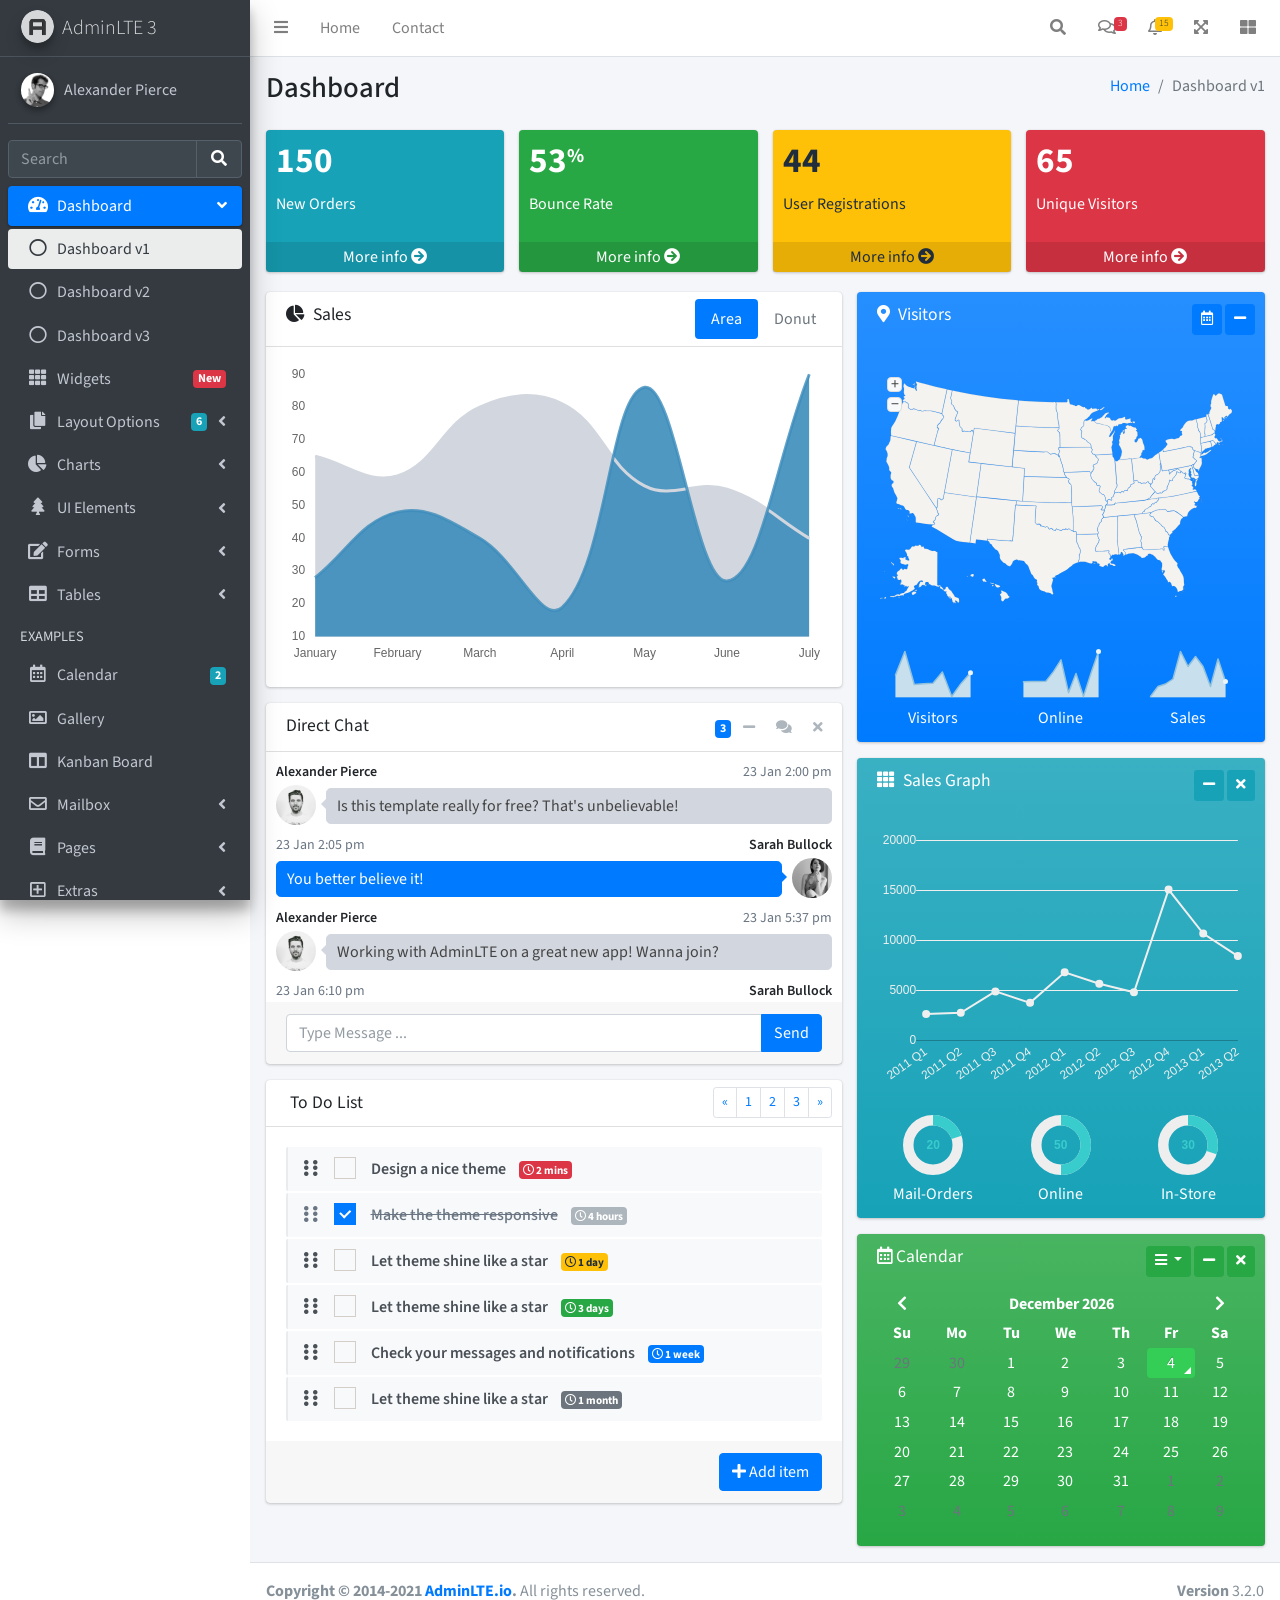
<file: index.html>
<!DOCTYPE html>
<html lang="en">
<head>
  <meta charset="utf-8">
  <meta name="viewport" content="width=device-width, initial-scale=1">
  <title>AdminLTE 3 | Dashboard</title>

  <!-- Google Font: Source Sans Pro -->
  <link rel="stylesheet" href="https://fonts.googleapis.com/css?family=Source+Sans+Pro:300,400,400i,700&display=fallback">
  <!-- Font Awesome -->
  <link rel="stylesheet" href="plugins/fontawesome-free/css/all.min.css">
  <!-- Ionicons -->
  <link rel="stylesheet" href="https://code.ionicframework.com/ionicons/2.0.1/css/ionicons.min.css">
  <!-- Tempusdominus Bootstrap 4 -->
  <link rel="stylesheet" href="plugins/tempusdominus-bootstrap-4/css/tempusdominus-bootstrap-4.min.css">
  <!-- iCheck -->
  <link rel="stylesheet" href="plugins/icheck-bootstrap/icheck-bootstrap.min.css">
  <!-- JQVMap -->
  <link rel="stylesheet" href="plugins/jqvmap/jqvmap.min.css">
  <!-- Theme style -->
  <link rel="stylesheet" href="dist/css/adminlte.min.css">
  <!-- overlayScrollbars -->
  <link rel="stylesheet" href="plugins/overlayScrollbars/css/OverlayScrollbars.min.css">
  <!-- Daterange picker -->
  <link rel="stylesheet" href="plugins/daterangepicker/daterangepicker.css">
  <!-- summernote -->
  <link rel="stylesheet" href="plugins/summernote/summernote-bs4.min.css">
</head>
<body class="hold-transition sidebar-mini layout-fixed">
<div class="wrapper">

  <!-- Preloader -->
  <div class="preloader flex-column justify-content-center align-items-center">
    <img class="animation__shake" src="dist/img/AdminLTELogo.png" alt="AdminLTELogo" height="60" width="60">
  </div>

  <!-- Navbar -->
  <nav class="main-header navbar navbar-expand navbar-white navbar-light">
    <!-- Left navbar links -->
    <ul class="navbar-nav">
      <li class="nav-item">
        <a class="nav-link" data-widget="pushmenu" href="#" role="button"><i class="fas fa-bars"></i></a>
      </li>
      <li class="nav-item d-none d-sm-inline-block">
        <a href="index3.html" class="nav-link">Home</a>
      </li>
      <li class="nav-item d-none d-sm-inline-block">
        <a href="#" class="nav-link">Contact</a>
      </li>
    </ul>

    <!-- Right navbar links -->
    <ul class="navbar-nav ml-auto">
      <!-- Navbar Search -->
      <li class="nav-item">
        <a class="nav-link" data-widget="navbar-search" href="#" role="button">
          <i class="fas fa-search"></i>
        </a>
        <div class="navbar-search-block">
          <form class="form-inline">
            <div class="input-group input-group-sm">
              <input class="form-control form-control-navbar" type="search" placeholder="Search" aria-label="Search">
              <div class="input-group-append">
                <button class="btn btn-navbar" type="submit">
                  <i class="fas fa-search"></i>
                </button>
                <button class="btn btn-navbar" type="button" data-widget="navbar-search">
                  <i class="fas fa-times"></i>
                </button>
              </div>
            </div>
          </form>
        </div>
      </li>

      <!-- Messages Dropdown Menu -->
      <li class="nav-item dropdown">
        <a class="nav-link" data-toggle="dropdown" href="#">
          <i class="far fa-comments"></i>
          <span class="badge badge-danger navbar-badge">3</span>
        </a>
        <div class="dropdown-menu dropdown-menu-lg dropdown-menu-right">
          <a href="#" class="dropdown-item">
            <!-- Message Start -->
            <div class="media">
              <img src="dist/img/user1-128x128.jpg" alt="User Avatar" class="img-size-50 mr-3 img-circle">
              <div class="media-body">
                <h3 class="dropdown-item-title">
                  Brad Diesel
                  <span class="float-right text-sm text-danger"><i class="fas fa-star"></i></span>
                </h3>
                <p class="text-sm">Call me whenever you can...</p>
                <p class="text-sm text-muted"><i class="far fa-clock mr-1"></i> 4 Hours Ago</p>
              </div>
            </div>
            <!-- Message End -->
          </a>
          <div class="dropdown-divider"></div>
          <a href="#" class="dropdown-item">
            <!-- Message Start -->
            <div class="media">
              <img src="dist/img/user8-128x128.jpg" alt="User Avatar" class="img-size-50 img-circle mr-3">
              <div class="media-body">
                <h3 class="dropdown-item-title">
                  John Pierce
                  <span class="float-right text-sm text-muted"><i class="fas fa-star"></i></span>
                </h3>
                <p class="text-sm">I got your message bro</p>
                <p class="text-sm text-muted"><i class="far fa-clock mr-1"></i> 4 Hours Ago</p>
              </div>
            </div>
            <!-- Message End -->
          </a>
          <div class="dropdown-divider"></div>
          <a href="#" class="dropdown-item">
            <!-- Message Start -->
            <div class="media">
              <img src="dist/img/user3-128x128.jpg" alt="User Avatar" class="img-size-50 img-circle mr-3">
              <div class="media-body">
                <h3 class="dropdown-item-title">
                  Nora Silvester
                  <span class="float-right text-sm text-warning"><i class="fas fa-star"></i></span>
                </h3>
                <p class="text-sm">The subject goes here</p>
                <p class="text-sm text-muted"><i class="far fa-clock mr-1"></i> 4 Hours Ago</p>
              </div>
            </div>
            <!-- Message End -->
          </a>
          <div class="dropdown-divider"></div>
          <a href="#" class="dropdown-item dropdown-footer">See All Messages</a>
        </div>
      </li>
      <!-- Notifications Dropdown Menu -->
      <li class="nav-item dropdown">
        <a class="nav-link" data-toggle="dropdown" href="#">
          <i class="far fa-bell"></i>
          <span class="badge badge-warning navbar-badge">15</span>
        </a>
        <div class="dropdown-menu dropdown-menu-lg dropdown-menu-right">
          <span class="dropdown-item dropdown-header">15 Notifications</span>
          <div class="dropdown-divider"></div>
          <a href="#" class="dropdown-item">
            <i class="fas fa-envelope mr-2"></i> 4 new messages
            <span class="float-right text-muted text-sm">3 mins</span>
          </a>
          <div class="dropdown-divider"></div>
          <a href="#" class="dropdown-item">
            <i class="fas fa-users mr-2"></i> 8 friend requests
            <span class="float-right text-muted text-sm">12 hours</span>
          </a>
          <div class="dropdown-divider"></div>
          <a href="#" class="dropdown-item">
            <i class="fas fa-file mr-2"></i> 3 new reports
            <span class="float-right text-muted text-sm">2 days</span>
          </a>
          <div class="dropdown-divider"></div>
          <a href="#" class="dropdown-item dropdown-footer">See All Notifications</a>
        </div>
      </li>
      <li class="nav-item">
        <a class="nav-link" data-widget="fullscreen" href="#" role="button">
          <i class="fas fa-expand-arrows-alt"></i>
        </a>
      </li>
      <li class="nav-item">
        <a class="nav-link" data-widget="control-sidebar" data-controlsidebar-slide="true" href="#" role="button">
          <i class="fas fa-th-large"></i>
        </a>
      </li>
    </ul>
  </nav>
  <!-- /.navbar -->

  <!-- Main Sidebar Container -->
  <aside class="main-sidebar sidebar-dark-primary elevation-4">
    <!-- Brand Logo -->
    <a href="index3.html" class="brand-link">
      <img src="dist/img/AdminLTELogo.png" alt="AdminLTE Logo" class="brand-image img-circle elevation-3" style="opacity: .8">
      <span class="brand-text font-weight-light">AdminLTE 3</span>
    </a>

    <!-- Sidebar -->
    <div class="sidebar">
      <!-- Sidebar user panel (optional) -->
      <div class="user-panel mt-3 pb-3 mb-3 d-flex">
        <div class="image">
          <img src="dist/img/user2-160x160.jpg" class="img-circle elevation-2" alt="User Image">
        </div>
        <div class="info">
          <a href="#" class="d-block">Alexander Pierce</a>
        </div>
      </div>

      <!-- SidebarSearch Form -->
      <div class="form-inline">
        <div class="input-group" data-widget="sidebar-search">
          <input class="form-control form-control-sidebar" type="search" placeholder="Search" aria-label="Search">
          <div class="input-group-append">
            <button class="btn btn-sidebar">
              <i class="fas fa-search fa-fw"></i>
            </button>
          </div>
        </div>
      </div>

      <!-- Sidebar Menu -->
      <nav class="mt-2">
        <ul class="nav nav-pills nav-sidebar flex-column" data-widget="treeview" role="menu" data-accordion="false">
          <!-- Add icons to the links using the .nav-icon class
               with font-awesome or any other icon font library -->
          <li class="nav-item menu-open">
            <a href="#" class="nav-link active">
              <i class="nav-icon fas fa-tachometer-alt"></i>
              <p>
                Dashboard
                <i class="right fas fa-angle-left"></i>
              </p>
            </a>
            <ul class="nav nav-treeview">
              <li class="nav-item">
                <a href="./index.html" class="nav-link active">
                  <i class="far fa-circle nav-icon"></i>
                  <p>Dashboard v1</p>
                </a>
              </li>
              <li class="nav-item">
                <a href="./index2.html" class="nav-link">
                  <i class="far fa-circle nav-icon"></i>
                  <p>Dashboard v2</p>
                </a>
              </li>
              <li class="nav-item">
                <a href="./index3.html" class="nav-link">
                  <i class="far fa-circle nav-icon"></i>
                  <p>Dashboard v3</p>
                </a>
              </li>
            </ul>
          </li>
          <li class="nav-item">
            <a href="pages/widgets.html" class="nav-link">
              <i class="nav-icon fas fa-th"></i>
              <p>
                Widgets
                <span class="right badge badge-danger">New</span>
              </p>
            </a>
          </li>
          <li class="nav-item">
            <a href="#" class="nav-link">
              <i class="nav-icon fas fa-copy"></i>
              <p>
                Layout Options
                <i class="fas fa-angle-left right"></i>
                <span class="badge badge-info right">6</span>
              </p>
            </a>
            <ul class="nav nav-treeview">
              <li class="nav-item">
                <a href="pages/layout/top-nav.html" class="nav-link">
                  <i class="far fa-circle nav-icon"></i>
                  <p>Top Navigation</p>
                </a>
              </li>
              <li class="nav-item">
                <a href="pages/layout/top-nav-sidebar.html" class="nav-link">
                  <i class="far fa-circle nav-icon"></i>
                  <p>Top Navigation + Sidebar</p>
                </a>
              </li>
              <li class="nav-item">
                <a href="pages/layout/boxed.html" class="nav-link">
                  <i class="far fa-circle nav-icon"></i>
                  <p>Boxed</p>
                </a>
              </li>
              <li class="nav-item">
                <a href="pages/layout/fixed-sidebar.html" class="nav-link">
                  <i class="far fa-circle nav-icon"></i>
                  <p>Fixed Sidebar</p>
                </a>
              </li>
              <li class="nav-item">
                <a href="pages/layout/fixed-sidebar-custom.html" class="nav-link">
                  <i class="far fa-circle nav-icon"></i>
                  <p>Fixed Sidebar <small>+ Custom Area</small></p>
                </a>
              </li>
              <li class="nav-item">
                <a href="pages/layout/fixed-topnav.html" class="nav-link">
                  <i class="far fa-circle nav-icon"></i>
                  <p>Fixed Navbar</p>
                </a>
              </li>
              <li class="nav-item">
                <a href="pages/layout/fixed-footer.html" class="nav-link">
                  <i class="far fa-circle nav-icon"></i>
                  <p>Fixed Footer</p>
                </a>
              </li>
              <li class="nav-item">
                <a href="pages/layout/collapsed-sidebar.html" class="nav-link">
                  <i class="far fa-circle nav-icon"></i>
                  <p>Collapsed Sidebar</p>
                </a>
              </li>
            </ul>
          </li>
          <li class="nav-item">
            <a href="#" class="nav-link">
              <i class="nav-icon fas fa-chart-pie"></i>
              <p>
                Charts
                <i class="right fas fa-angle-left"></i>
              </p>
            </a>
            <ul class="nav nav-treeview">
              <li class="nav-item">
                <a href="pages/charts/chartjs.html" class="nav-link">
                  <i class="far fa-circle nav-icon"></i>
                  <p>ChartJS</p>
                </a>
              </li>
              <li class="nav-item">
                <a href="pages/charts/flot.html" class="nav-link">
                  <i class="far fa-circle nav-icon"></i>
                  <p>Flot</p>
                </a>
              </li>
              <li class="nav-item">
                <a href="pages/charts/inline.html" class="nav-link">
                  <i class="far fa-circle nav-icon"></i>
                  <p>Inline</p>
                </a>
              </li>
              <li class="nav-item">
                <a href="pages/charts/uplot.html" class="nav-link">
                  <i class="far fa-circle nav-icon"></i>
                  <p>uPlot</p>
                </a>
              </li>
            </ul>
          </li>
          <li class="nav-item">
            <a href="#" class="nav-link">
              <i class="nav-icon fas fa-tree"></i>
              <p>
                UI Elements
                <i class="fas fa-angle-left right"></i>
              </p>
            </a>
            <ul class="nav nav-treeview">
              <li class="nav-item">
                <a href="pages/UI/general.html" class="nav-link">
                  <i class="far fa-circle nav-icon"></i>
                  <p>General</p>
                </a>
              </li>
              <li class="nav-item">
                <a href="pages/UI/icons.html" class="nav-link">
                  <i class="far fa-circle nav-icon"></i>
                  <p>Icons</p>
                </a>
              </li>
              <li class="nav-item">
                <a href="pages/UI/buttons.html" class="nav-link">
                  <i class="far fa-circle nav-icon"></i>
                  <p>Buttons</p>
                </a>
              </li>
              <li class="nav-item">
                <a href="pages/UI/sliders.html" class="nav-link">
                  <i class="far fa-circle nav-icon"></i>
                  <p>Sliders</p>
                </a>
              </li>
              <li class="nav-item">
                <a href="pages/UI/modals.html" class="nav-link">
                  <i class="far fa-circle nav-icon"></i>
                  <p>Modals & Alerts</p>
                </a>
              </li>
              <li class="nav-item">
                <a href="pages/UI/navbar.html" class="nav-link">
                  <i class="far fa-circle nav-icon"></i>
                  <p>Navbar & Tabs</p>
                </a>
              </li>
              <li class="nav-item">
                <a href="pages/UI/timeline.html" class="nav-link">
                  <i class="far fa-circle nav-icon"></i>
                  <p>Timeline</p>
                </a>
              </li>
              <li class="nav-item">
                <a href="pages/UI/ribbons.html" class="nav-link">
                  <i class="far fa-circle nav-icon"></i>
                  <p>Ribbons</p>
                </a>
              </li>
            </ul>
          </li>
          <li class="nav-item">
            <a href="#" class="nav-link">
              <i class="nav-icon fas fa-edit"></i>
              <p>
                Forms
                <i class="fas fa-angle-left right"></i>
              </p>
            </a>
            <ul class="nav nav-treeview">
              <li class="nav-item">
                <a href="pages/forms/general.html" class="nav-link">
                  <i class="far fa-circle nav-icon"></i>
                  <p>General Elements</p>
                </a>
              </li>
              <li class="nav-item">
                <a href="pages/forms/advanced.html" class="nav-link">
                  <i class="far fa-circle nav-icon"></i>
                  <p>Advanced Elements</p>
                </a>
              </li>
              <li class="nav-item">
                <a href="pages/forms/editors.html" class="nav-link">
                  <i class="far fa-circle nav-icon"></i>
                  <p>Editors</p>
                </a>
              </li>
              <li class="nav-item">
                <a href="pages/forms/validation.html" class="nav-link">
                  <i class="far fa-circle nav-icon"></i>
                  <p>Validation</p>
                </a>
              </li>
            </ul>
          </li>
          <li class="nav-item">
            <a href="#" class="nav-link">
              <i class="nav-icon fas fa-table"></i>
              <p>
                Tables
                <i class="fas fa-angle-left right"></i>
              </p>
            </a>
            <ul class="nav nav-treeview">
              <li class="nav-item">
                <a href="pages/tables/simple.html" class="nav-link">
                  <i class="far fa-circle nav-icon"></i>
                  <p>Simple Tables</p>
                </a>
              </li>
              <li class="nav-item">
                <a href="pages/tables/data.html" class="nav-link">
                  <i class="far fa-circle nav-icon"></i>
                  <p>DataTables</p>
                </a>
              </li>
              <li class="nav-item">
                <a href="pages/tables/jsgrid.html" class="nav-link">
                  <i class="far fa-circle nav-icon"></i>
                  <p>jsGrid</p>
                </a>
              </li>
            </ul>
          </li>
          <li class="nav-header">EXAMPLES</li>
          <li class="nav-item">
            <a href="pages/calendar.html" class="nav-link">
              <i class="nav-icon far fa-calendar-alt"></i>
              <p>
                Calendar
                <span class="badge badge-info right">2</span>
              </p>
            </a>
          </li>
          <li class="nav-item">
            <a href="pages/gallery.html" class="nav-link">
              <i class="nav-icon far fa-image"></i>
              <p>
                Gallery
              </p>
            </a>
          </li>
          <li class="nav-item">
            <a href="pages/kanban.html" class="nav-link">
              <i class="nav-icon fas fa-columns"></i>
              <p>
                Kanban Board
              </p>
            </a>
          </li>
          <li class="nav-item">
            <a href="#" class="nav-link">
              <i class="nav-icon far fa-envelope"></i>
              <p>
                Mailbox
                <i class="fas fa-angle-left right"></i>
              </p>
            </a>
            <ul class="nav nav-treeview">
              <li class="nav-item">
                <a href="pages/mailbox/mailbox.html" class="nav-link">
                  <i class="far fa-circle nav-icon"></i>
                  <p>Inbox</p>
                </a>
              </li>
              <li class="nav-item">
                <a href="pages/mailbox/compose.html" class="nav-link">
                  <i class="far fa-circle nav-icon"></i>
                  <p>Compose</p>
                </a>
              </li>
              <li class="nav-item">
                <a href="pages/mailbox/read-mail.html" class="nav-link">
                  <i class="far fa-circle nav-icon"></i>
                  <p>Read</p>
                </a>
              </li>
            </ul>
          </li>
          <li class="nav-item">
            <a href="#" class="nav-link">
              <i class="nav-icon fas fa-book"></i>
              <p>
                Pages
                <i class="fas fa-angle-left right"></i>
              </p>
            </a>
            <ul class="nav nav-treeview">
              <li class="nav-item">
                <a href="pages/examples/invoice.html" class="nav-link">
                  <i class="far fa-circle nav-icon"></i>
                  <p>Invoice</p>
                </a>
              </li>
              <li class="nav-item">
                <a href="pages/examples/profile.html" class="nav-link">
                  <i class="far fa-circle nav-icon"></i>
                  <p>Profile</p>
                </a>
              </li>
              <li class="nav-item">
                <a href="pages/examples/e-commerce.html" class="nav-link">
                  <i class="far fa-circle nav-icon"></i>
                  <p>E-commerce</p>
                </a>
              </li>
              <li class="nav-item">
                <a href="pages/examples/projects.html" class="nav-link">
                  <i class="far fa-circle nav-icon"></i>
                  <p>Projects</p>
                </a>
              </li>
              <li class="nav-item">
                <a href="pages/examples/project-add.html" class="nav-link">
                  <i class="far fa-circle nav-icon"></i>
                  <p>Project Add</p>
                </a>
              </li>
              <li class="nav-item">
                <a href="pages/examples/project-edit.html" class="nav-link">
                  <i class="far fa-circle nav-icon"></i>
                  <p>Project Edit</p>
                </a>
              </li>
              <li class="nav-item">
                <a href="pages/examples/project-detail.html" class="nav-link">
                  <i class="far fa-circle nav-icon"></i>
                  <p>Project Detail</p>
                </a>
              </li>
              <li class="nav-item">
                <a href="pages/examples/contacts.html" class="nav-link">
                  <i class="far fa-circle nav-icon"></i>
                  <p>Contacts</p>
                </a>
              </li>
              <li class="nav-item">
                <a href="pages/examples/faq.html" class="nav-link">
                  <i class="far fa-circle nav-icon"></i>
                  <p>FAQ</p>
                </a>
              </li>
              <li class="nav-item">
                <a href="pages/examples/contact-us.html" class="nav-link">
                  <i class="far fa-circle nav-icon"></i>
                  <p>Contact us</p>
                </a>
              </li>
            </ul>
          </li>
          <li class="nav-item">
            <a href="#" class="nav-link">
              <i class="nav-icon far fa-plus-square"></i>
              <p>
                Extras
                <i class="fas fa-angle-left right"></i>
              </p>
            </a>
            <ul class="nav nav-treeview">
              <li class="nav-item">
                <a href="#" class="nav-link">
                  <i class="far fa-circle nav-icon"></i>
                  <p>
                    Login & Register v1
                    <i class="fas fa-angle-left right"></i>
                  </p>
                </a>
                <ul class="nav nav-treeview">
                  <li class="nav-item">
                    <a href="pages/examples/login.html" class="nav-link">
                      <i class="far fa-circle nav-icon"></i>
                      <p>Login v1</p>
                    </a>
                  </li>
                  <li class="nav-item">
                    <a href="pages/examples/register.html" class="nav-link">
                      <i class="far fa-circle nav-icon"></i>
                      <p>Register v1</p>
                    </a>
                  </li>
                  <li class="nav-item">
                    <a href="pages/examples/forgot-password.html" class="nav-link">
                      <i class="far fa-circle nav-icon"></i>
                      <p>Forgot Password v1</p>
                    </a>
                  </li>
                  <li class="nav-item">
                    <a href="pages/examples/recover-password.html" class="nav-link">
                      <i class="far fa-circle nav-icon"></i>
                      <p>Recover Password v1</p>
                    </a>
                  </li>
                </ul>
              </li>
              <li class="nav-item">
                <a href="#" class="nav-link">
                  <i class="far fa-circle nav-icon"></i>
                  <p>
                    Login & Register v2
                    <i class="fas fa-angle-left right"></i>
                  </p>
                </a>
                <ul class="nav nav-treeview">
                  <li class="nav-item">
                    <a href="pages/examples/login-v2.html" class="nav-link">
                      <i class="far fa-circle nav-icon"></i>
                      <p>Login v2</p>
                    </a>
                  </li>
                  <li class="nav-item">
                    <a href="pages/examples/register-v2.html" class="nav-link">
                      <i class="far fa-circle nav-icon"></i>
                      <p>Register v2</p>
                    </a>
                  </li>
                  <li class="nav-item">
                    <a href="pages/examples/forgot-password-v2.html" class="nav-link">
                      <i class="far fa-circle nav-icon"></i>
                      <p>Forgot Password v2</p>
                    </a>
                  </li>
                  <li class="nav-item">
                    <a href="pages/examples/recover-password-v2.html" class="nav-link">
                      <i class="far fa-circle nav-icon"></i>
                      <p>Recover Password v2</p>
                    </a>
                  </li>
                </ul>
              </li>
              <li class="nav-item">
                <a href="pages/examples/lockscreen.html" class="nav-link">
                  <i class="far fa-circle nav-icon"></i>
                  <p>Lockscreen</p>
                </a>
              </li>
              <li class="nav-item">
                <a href="pages/examples/legacy-user-menu.html" class="nav-link">
                  <i class="far fa-circle nav-icon"></i>
                  <p>Legacy User Menu</p>
                </a>
              </li>
              <li class="nav-item">
                <a href="pages/examples/language-menu.html" class="nav-link">
                  <i class="far fa-circle nav-icon"></i>
                  <p>Language Menu</p>
                </a>
              </li>
              <li class="nav-item">
                <a href="pages/examples/404.html" class="nav-link">
                  <i class="far fa-circle nav-icon"></i>
                  <p>Error 404</p>
                </a>
              </li>
              <li class="nav-item">
                <a href="pages/examples/500.html" class="nav-link">
                  <i class="far fa-circle nav-icon"></i>
                  <p>Error 500</p>
                </a>
              </li>
              <li class="nav-item">
                <a href="pages/examples/pace.html" class="nav-link">
                  <i class="far fa-circle nav-icon"></i>
                  <p>Pace</p>
                </a>
              </li>
              <li class="nav-item">
                <a href="pages/examples/blank.html" class="nav-link">
                  <i class="far fa-circle nav-icon"></i>
                  <p>Blank Page</p>
                </a>
              </li>
              <li class="nav-item">
                <a href="starter.html" class="nav-link">
                  <i class="far fa-circle nav-icon"></i>
                  <p>Starter Page</p>
                </a>
              </li>
            </ul>
          </li>
          <li class="nav-item">
            <a href="#" class="nav-link">
              <i class="nav-icon fas fa-search"></i>
              <p>
                Search
                <i class="fas fa-angle-left right"></i>
              </p>
            </a>
            <ul class="nav nav-treeview">
              <li class="nav-item">
                <a href="pages/search/simple.html" class="nav-link">
                  <i class="far fa-circle nav-icon"></i>
                  <p>Simple Search</p>
                </a>
              </li>
              <li class="nav-item">
                <a href="pages/search/enhanced.html" class="nav-link">
                  <i class="far fa-circle nav-icon"></i>
                  <p>Enhanced</p>
                </a>
              </li>
            </ul>
          </li>
          <li class="nav-header">MISCELLANEOUS</li>
          <li class="nav-item">
            <a href="iframe.html" class="nav-link">
              <i class="nav-icon fas fa-ellipsis-h"></i>
              <p>Tabbed IFrame Plugin</p>
            </a>
          </li>
          <li class="nav-item">
            <a href="https://adminlte.io/docs/3.1/" class="nav-link">
              <i class="nav-icon fas fa-file"></i>
              <p>Documentation</p>
            </a>
          </li>
          <li class="nav-header">MULTI LEVEL EXAMPLE</li>
          <li class="nav-item">
            <a href="#" class="nav-link">
              <i class="fas fa-circle nav-icon"></i>
              <p>Level 1</p>
            </a>
          </li>
          <li class="nav-item">
            <a href="#" class="nav-link">
              <i class="nav-icon fas fa-circle"></i>
              <p>
                Level 1
                <i class="right fas fa-angle-left"></i>
              </p>
            </a>
            <ul class="nav nav-treeview">
              <li class="nav-item">
                <a href="#" class="nav-link">
                  <i class="far fa-circle nav-icon"></i>
                  <p>Level 2</p>
                </a>
              </li>
              <li class="nav-item">
                <a href="#" class="nav-link">
                  <i class="far fa-circle nav-icon"></i>
                  <p>
                    Level 2
                    <i class="right fas fa-angle-left"></i>
                  </p>
                </a>
                <ul class="nav nav-treeview">
                  <li class="nav-item">
                    <a href="#" class="nav-link">
                      <i class="far fa-dot-circle nav-icon"></i>
                      <p>Level 3</p>
                    </a>
                  </li>
                  <li class="nav-item">
                    <a href="#" class="nav-link">
                      <i class="far fa-dot-circle nav-icon"></i>
                      <p>Level 3</p>
                    </a>
                  </li>
                  <li class="nav-item">
                    <a href="#" class="nav-link">
                      <i class="far fa-dot-circle nav-icon"></i>
                      <p>Level 3</p>
                    </a>
                  </li>
                </ul>
              </li>
              <li class="nav-item">
                <a href="#" class="nav-link">
                  <i class="far fa-circle nav-icon"></i>
                  <p>Level 2</p>
                </a>
              </li>
            </ul>
          </li>
          <li class="nav-item">
            <a href="#" class="nav-link">
              <i class="fas fa-circle nav-icon"></i>
              <p>Level 1</p>
            </a>
          </li>
          <li class="nav-header">LABELS</li>
          <li class="nav-item">
            <a href="#" class="nav-link">
              <i class="nav-icon far fa-circle text-danger"></i>
              <p class="text">Important</p>
            </a>
          </li>
          <li class="nav-item">
            <a href="#" class="nav-link">
              <i class="nav-icon far fa-circle text-warning"></i>
              <p>Warning</p>
            </a>
          </li>
          <li class="nav-item">
            <a href="#" class="nav-link">
              <i class="nav-icon far fa-circle text-info"></i>
              <p>Informational</p>
            </a>
          </li>
        </ul>
      </nav>
      <!-- /.sidebar-menu -->
    </div>
    <!-- /.sidebar -->
  </aside>

  <!-- Content Wrapper. Contains page content -->
  <div class="content-wrapper">
    <!-- Content Header (Page header) -->
    <div class="content-header">
      <div class="container-fluid">
        <div class="row mb-2">
          <div class="col-sm-6">
            <h1 class="m-0">Dashboard</h1>
          </div><!-- /.col -->
          <div class="col-sm-6">
            <ol class="breadcrumb float-sm-right">
              <li class="breadcrumb-item"><a href="#">Home</a></li>
              <li class="breadcrumb-item active">Dashboard v1</li>
            </ol>
          </div><!-- /.col -->
        </div><!-- /.row -->
      </div><!-- /.container-fluid -->
    </div>
    <!-- /.content-header -->

    <!-- Main content -->
    <section class="content">
      <div class="container-fluid">
        <!-- Small boxes (Stat box) -->
        <div class="row">
          <div class="col-lg-3 col-6">
            <!-- small box -->
            <div class="small-box bg-info">
              <div class="inner">
                <h3>150</h3>

                <p>New Orders</p>
              </div>
              <div class="icon">
                <i class="ion ion-bag"></i>
              </div>
              <a href="#" class="small-box-footer">More info <i class="fas fa-arrow-circle-right"></i></a>
            </div>
          </div>
          <!-- ./col -->
          <div class="col-lg-3 col-6">
            <!-- small box -->
            <div class="small-box bg-success">
              <div class="inner">
                <h3>53<sup style="font-size: 20px">%</sup></h3>

                <p>Bounce Rate</p>
              </div>
              <div class="icon">
                <i class="ion ion-stats-bars"></i>
              </div>
              <a href="#" class="small-box-footer">More info <i class="fas fa-arrow-circle-right"></i></a>
            </div>
          </div>
          <!-- ./col -->
          <div class="col-lg-3 col-6">
            <!-- small box -->
            <div class="small-box bg-warning">
              <div class="inner">
                <h3>44</h3>

                <p>User Registrations</p>
              </div>
              <div class="icon">
                <i class="ion ion-person-add"></i>
              </div>
              <a href="#" class="small-box-footer">More info <i class="fas fa-arrow-circle-right"></i></a>
            </div>
          </div>
          <!-- ./col -->
          <div class="col-lg-3 col-6">
            <!-- small box -->
            <div class="small-box bg-danger">
              <div class="inner">
                <h3>65</h3>

                <p>Unique Visitors</p>
              </div>
              <div class="icon">
                <i class="ion ion-pie-graph"></i>
              </div>
              <a href="#" class="small-box-footer">More info <i class="fas fa-arrow-circle-right"></i></a>
            </div>
          </div>
          <!-- ./col -->
        </div>
        <!-- /.row -->
        <!-- Main row -->
        <div class="row">
          <!-- Left col -->
          <section class="col-lg-7 connectedSortable">
            <!-- Custom tabs (Charts with tabs)-->
            <div class="card">
              <div class="card-header">
                <h3 class="card-title">
                  <i class="fas fa-chart-pie mr-1"></i>
                  Sales
                </h3>
                <div class="card-tools">
                  <ul class="nav nav-pills ml-auto">
                    <li class="nav-item">
                      <a class="nav-link active" href="#revenue-chart" data-toggle="tab">Area</a>
                    </li>
                    <li class="nav-item">
                      <a class="nav-link" href="#sales-chart" data-toggle="tab">Donut</a>
                    </li>
                  </ul>
                </div>
              </div><!-- /.card-header -->
              <div class="card-body">
                <div class="tab-content p-0">
                  <!-- Morris chart - Sales -->
                  <div class="chart tab-pane active" id="revenue-chart"
                       style="position: relative; height: 300px;">
                      <canvas id="revenue-chart-canvas" height="300" style="height: 300px;"></canvas>
                   </div>
                  <div class="chart tab-pane" id="sales-chart" style="position: relative; height: 300px;">
                    <canvas id="sales-chart-canvas" height="300" style="height: 300px;"></canvas>
                  </div>
                </div>
              </div><!-- /.card-body -->
            </div>
            <!-- /.card -->

            <!-- DIRECT CHAT -->
            <div class="card direct-chat direct-chat-primary">
              <div class="card-header">
                <h3 class="card-title">Direct Chat</h3>

                <div class="card-tools">
                  <span title="3 New Messages" class="badge badge-primary">3</span>
                  <button type="button" class="btn btn-tool" data-card-widget="collapse">
                    <i class="fas fa-minus"></i>
                  </button>
                  <button type="button" class="btn btn-tool" title="Contacts" data-widget="chat-pane-toggle">
                    <i class="fas fa-comments"></i>
                  </button>
                  <button type="button" class="btn btn-tool" data-card-widget="remove">
                    <i class="fas fa-times"></i>
                  </button>
                </div>
              </div>
              <!-- /.card-header -->
              <div class="card-body">
                <!-- Conversations are loaded here -->
                <div class="direct-chat-messages">
                  <!-- Message. Default to the left -->
                  <div class="direct-chat-msg">
                    <div class="direct-chat-infos clearfix">
                      <span class="direct-chat-name float-left">Alexander Pierce</span>
                      <span class="direct-chat-timestamp float-right">23 Jan 2:00 pm</span>
                    </div>
                    <!-- /.direct-chat-infos -->
                    <img class="direct-chat-img" src="dist/img/user1-128x128.jpg" alt="message user image">
                    <!-- /.direct-chat-img -->
                    <div class="direct-chat-text">
                      Is this template really for free? That's unbelievable!
                    </div>
                    <!-- /.direct-chat-text -->
                  </div>
                  <!-- /.direct-chat-msg -->

                  <!-- Message to the right -->
                  <div class="direct-chat-msg right">
                    <div class="direct-chat-infos clearfix">
                      <span class="direct-chat-name float-right">Sarah Bullock</span>
                      <span class="direct-chat-timestamp float-left">23 Jan 2:05 pm</span>
                    </div>
                    <!-- /.direct-chat-infos -->
                    <img class="direct-chat-img" src="dist/img/user3-128x128.jpg" alt="message user image">
                    <!-- /.direct-chat-img -->
                    <div class="direct-chat-text">
                      You better believe it!
                    </div>
                    <!-- /.direct-chat-text -->
                  </div>
                  <!-- /.direct-chat-msg -->

                  <!-- Message. Default to the left -->
                  <div class="direct-chat-msg">
                    <div class="direct-chat-infos clearfix">
                      <span class="direct-chat-name float-left">Alexander Pierce</span>
                      <span class="direct-chat-timestamp float-right">23 Jan 5:37 pm</span>
                    </div>
                    <!-- /.direct-chat-infos -->
                    <img class="direct-chat-img" src="dist/img/user1-128x128.jpg" alt="message user image">
                    <!-- /.direct-chat-img -->
                    <div class="direct-chat-text">
                      Working with AdminLTE on a great new app! Wanna join?
                    </div>
                    <!-- /.direct-chat-text -->
                  </div>
                  <!-- /.direct-chat-msg -->

                  <!-- Message to the right -->
                  <div class="direct-chat-msg right">
                    <div class="direct-chat-infos clearfix">
                      <span class="direct-chat-name float-right">Sarah Bullock</span>
                      <span class="direct-chat-timestamp float-left">23 Jan 6:10 pm</span>
                    </div>
                    <!-- /.direct-chat-infos -->
                    <img class="direct-chat-img" src="dist/img/user3-128x128.jpg" alt="message user image">
                    <!-- /.direct-chat-img -->
                    <div class="direct-chat-text">
                      I would love to.
                    </div>
                    <!-- /.direct-chat-text -->
                  </div>
                  <!-- /.direct-chat-msg -->

                </div>
                <!--/.direct-chat-messages-->

                <!-- Contacts are loaded here -->
                <div class="direct-chat-contacts">
                  <ul class="contacts-list">
                    <li>
                      <a href="#">
                        <img class="contacts-list-img" src="dist/img/user1-128x128.jpg" alt="User Avatar">

                        <div class="contacts-list-info">
                          <span class="contacts-list-name">
                            Count Dracula
                            <small class="contacts-list-date float-right">2/28/2015</small>
                          </span>
                          <span class="contacts-list-msg">How have you been? I was...</span>
                        </div>
                        <!-- /.contacts-list-info -->
                      </a>
                    </li>
                    <!-- End Contact Item -->
                    <li>
                      <a href="#">
                        <img class="contacts-list-img" src="dist/img/user7-128x128.jpg" alt="User Avatar">

                        <div class="contacts-list-info">
                          <span class="contacts-list-name">
                            Sarah Doe
                            <small class="contacts-list-date float-right">2/23/2015</small>
                          </span>
                          <span class="contacts-list-msg">I will be waiting for...</span>
                        </div>
                        <!-- /.contacts-list-info -->
                      </a>
                    </li>
                    <!-- End Contact Item -->
                    <li>
                      <a href="#">
                        <img class="contacts-list-img" src="dist/img/user3-128x128.jpg" alt="User Avatar">

                        <div class="contacts-list-info">
                          <span class="contacts-list-name">
                            Nadia Jolie
                            <small class="contacts-list-date float-right">2/20/2015</small>
                          </span>
                          <span class="contacts-list-msg">I'll call you back at...</span>
                        </div>
                        <!-- /.contacts-list-info -->
                      </a>
                    </li>
                    <!-- End Contact Item -->
                    <li>
                      <a href="#">
                        <img class="contacts-list-img" src="dist/img/user5-128x128.jpg" alt="User Avatar">

                        <div class="contacts-list-info">
                          <span class="contacts-list-name">
                            Nora S. Vans
                            <small class="contacts-list-date float-right">2/10/2015</small>
                          </span>
                          <span class="contacts-list-msg">Where is your new...</span>
                        </div>
                        <!-- /.contacts-list-info -->
                      </a>
                    </li>
                    <!-- End Contact Item -->
                    <li>
                      <a href="#">
                        <img class="contacts-list-img" src="dist/img/user6-128x128.jpg" alt="User Avatar">

                        <div class="contacts-list-info">
                          <span class="contacts-list-name">
                            John K.
                            <small class="contacts-list-date float-right">1/27/2015</small>
                          </span>
                          <span class="contacts-list-msg">Can I take a look at...</span>
                        </div>
                        <!-- /.contacts-list-info -->
                      </a>
                    </li>
                    <!-- End Contact Item -->
                    <li>
                      <a href="#">
                        <img class="contacts-list-img" src="dist/img/user8-128x128.jpg" alt="User Avatar">

                        <div class="contacts-list-info">
                          <span class="contacts-list-name">
                            Kenneth M.
                            <small class="contacts-list-date float-right">1/4/2015</small>
                          </span>
                          <span class="contacts-list-msg">Never mind I found...</span>
                        </div>
                        <!-- /.contacts-list-info -->
                      </a>
                    </li>
                    <!-- End Contact Item -->
                  </ul>
                  <!-- /.contacts-list -->
                </div>
                <!-- /.direct-chat-pane -->
              </div>
              <!-- /.card-body -->
              <div class="card-footer">
                <form action="#" method="post">
                  <div class="input-group">
                    <input type="text" name="message" placeholder="Type Message ..." class="form-control">
                    <span class="input-group-append">
                      <button type="button" class="btn btn-primary">Send</button>
                    </span>
                  </div>
                </form>
              </div>
              <!-- /.card-footer-->
            </div>
            <!--/.direct-chat -->

            <!-- TO DO List -->
            <div class="card">
              <div class="card-header">
                <h3 class="card-title">
                  <i class="ion ion-clipboard mr-1"></i>
                  To Do List
                </h3>

                <div class="card-tools">
                  <ul class="pagination pagination-sm">
                    <li class="page-item"><a href="#" class="page-link">&laquo;</a></li>
                    <li class="page-item"><a href="#" class="page-link">1</a></li>
                    <li class="page-item"><a href="#" class="page-link">2</a></li>
                    <li class="page-item"><a href="#" class="page-link">3</a></li>
                    <li class="page-item"><a href="#" class="page-link">&raquo;</a></li>
                  </ul>
                </div>
              </div>
              <!-- /.card-header -->
              <div class="card-body">
                <ul class="todo-list" data-widget="todo-list">
                  <li>
                    <!-- drag handle -->
                    <span class="handle">
                      <i class="fas fa-ellipsis-v"></i>
                      <i class="fas fa-ellipsis-v"></i>
                    </span>
                    <!-- checkbox -->
                    <div  class="icheck-primary d-inline ml-2">
                      <input type="checkbox" value="" name="todo1" id="todoCheck1">
                      <label for="todoCheck1"></label>
                    </div>
                    <!-- todo text -->
                    <span class="text">Design a nice theme</span>
                    <!-- Emphasis label -->
                    <small class="badge badge-danger"><i class="far fa-clock"></i> 2 mins</small>
                    <!-- General tools such as edit or delete-->
                    <div class="tools">
                      <i class="fas fa-edit"></i>
                      <i class="fas fa-trash-o"></i>
                    </div>
                  </li>
                  <li>
                    <span class="handle">
                      <i class="fas fa-ellipsis-v"></i>
                      <i class="fas fa-ellipsis-v"></i>
                    </span>
                    <div  class="icheck-primary d-inline ml-2">
                      <input type="checkbox" value="" name="todo2" id="todoCheck2" checked>
                      <label for="todoCheck2"></label>
                    </div>
                    <span class="text">Make the theme responsive</span>
                    <small class="badge badge-info"><i class="far fa-clock"></i> 4 hours</small>
                    <div class="tools">
                      <i class="fas fa-edit"></i>
                      <i class="fas fa-trash-o"></i>
                    </div>
                  </li>
                  <li>
                    <span class="handle">
                      <i class="fas fa-ellipsis-v"></i>
                      <i class="fas fa-ellipsis-v"></i>
                    </span>
                    <div  class="icheck-primary d-inline ml-2">
                      <input type="checkbox" value="" name="todo3" id="todoCheck3">
                      <label for="todoCheck3"></label>
                    </div>
                    <span class="text">Let theme shine like a star</span>
                    <small class="badge badge-warning"><i class="far fa-clock"></i> 1 day</small>
                    <div class="tools">
                      <i class="fas fa-edit"></i>
                      <i class="fas fa-trash-o"></i>
                    </div>
                  </li>
                  <li>
                    <span class="handle">
                      <i class="fas fa-ellipsis-v"></i>
                      <i class="fas fa-ellipsis-v"></i>
                    </span>
                    <div  class="icheck-primary d-inline ml-2">
                      <input type="checkbox" value="" name="todo4" id="todoCheck4">
                      <label for="todoCheck4"></label>
                    </div>
                    <span class="text">Let theme shine like a star</span>
                    <small class="badge badge-success"><i class="far fa-clock"></i> 3 days</small>
                    <div class="tools">
                      <i class="fas fa-edit"></i>
                      <i class="fas fa-trash-o"></i>
                    </div>
                  </li>
                  <li>
                    <span class="handle">
                      <i class="fas fa-ellipsis-v"></i>
                      <i class="fas fa-ellipsis-v"></i>
                    </span>
                    <div  class="icheck-primary d-inline ml-2">
                      <input type="checkbox" value="" name="todo5" id="todoCheck5">
                      <label for="todoCheck5"></label>
                    </div>
                    <span class="text">Check your messages and notifications</span>
                    <small class="badge badge-primary"><i class="far fa-clock"></i> 1 week</small>
                    <div class="tools">
                      <i class="fas fa-edit"></i>
                      <i class="fas fa-trash-o"></i>
                    </div>
                  </li>
                  <li>
                    <span class="handle">
                      <i class="fas fa-ellipsis-v"></i>
                      <i class="fas fa-ellipsis-v"></i>
                    </span>
                    <div  class="icheck-primary d-inline ml-2">
                      <input type="checkbox" value="" name="todo6" id="todoCheck6">
                      <label for="todoCheck6"></label>
                    </div>
                    <span class="text">Let theme shine like a star</span>
                    <small class="badge badge-secondary"><i class="far fa-clock"></i> 1 month</small>
                    <div class="tools">
                      <i class="fas fa-edit"></i>
                      <i class="fas fa-trash-o"></i>
                    </div>
                  </li>
                </ul>
              </div>
              <!-- /.card-body -->
              <div class="card-footer clearfix">
                <button type="button" class="btn btn-primary float-right"><i class="fas fa-plus"></i> Add item</button>
              </div>
            </div>
            <!-- /.card -->
          </section>
          <!-- /.Left col -->
          <!-- right col (We are only adding the ID to make the widgets sortable)-->
          <section class="col-lg-5 connectedSortable">

            <!-- Map card -->
            <div class="card bg-gradient-primary">
              <div class="card-header border-0">
                <h3 class="card-title">
                  <i class="fas fa-map-marker-alt mr-1"></i>
                  Visitors
                </h3>
                <!-- card tools -->
                <div class="card-tools">
                  <button type="button" class="btn btn-primary btn-sm daterange" title="Date range">
                    <i class="far fa-calendar-alt"></i>
                  </button>
                  <button type="button" class="btn btn-primary btn-sm" data-card-widget="collapse" title="Collapse">
                    <i class="fas fa-minus"></i>
                  </button>
                </div>
                <!-- /.card-tools -->
              </div>
              <div class="card-body">
                <div id="world-map" style="height: 250px; width: 100%;"></div>
              </div>
              <!-- /.card-body-->
              <div class="card-footer bg-transparent">
                <div class="row">
                  <div class="col-4 text-center">
                    <div id="sparkline-1"></div>
                    <div class="text-white">Visitors</div>
                  </div>
                  <!-- ./col -->
                  <div class="col-4 text-center">
                    <div id="sparkline-2"></div>
                    <div class="text-white">Online</div>
                  </div>
                  <!-- ./col -->
                  <div class="col-4 text-center">
                    <div id="sparkline-3"></div>
                    <div class="text-white">Sales</div>
                  </div>
                  <!-- ./col -->
                </div>
                <!-- /.row -->
              </div>
            </div>
            <!-- /.card -->

            <!-- solid sales graph -->
            <div class="card bg-gradient-info">
              <div class="card-header border-0">
                <h3 class="card-title">
                  <i class="fas fa-th mr-1"></i>
                  Sales Graph
                </h3>

                <div class="card-tools">
                  <button type="button" class="btn bg-info btn-sm" data-card-widget="collapse">
                    <i class="fas fa-minus"></i>
                  </button>
                  <button type="button" class="btn bg-info btn-sm" data-card-widget="remove">
                    <i class="fas fa-times"></i>
                  </button>
                </div>
              </div>
              <div class="card-body">
                <canvas class="chart" id="line-chart" style="min-height: 250px; height: 250px; max-height: 250px; max-width: 100%;"></canvas>
              </div>
              <!-- /.card-body -->
              <div class="card-footer bg-transparent">
                <div class="row">
                  <div class="col-4 text-center">
                    <input type="text" class="knob" data-readonly="true" value="20" data-width="60" data-height="60"
                           data-fgColor="#39CCCC">

                    <div class="text-white">Mail-Orders</div>
                  </div>
                  <!-- ./col -->
                  <div class="col-4 text-center">
                    <input type="text" class="knob" data-readonly="true" value="50" data-width="60" data-height="60"
                           data-fgColor="#39CCCC">

                    <div class="text-white">Online</div>
                  </div>
                  <!-- ./col -->
                  <div class="col-4 text-center">
                    <input type="text" class="knob" data-readonly="true" value="30" data-width="60" data-height="60"
                           data-fgColor="#39CCCC">

                    <div class="text-white">In-Store</div>
                  </div>
                  <!-- ./col -->
                </div>
                <!-- /.row -->
              </div>
              <!-- /.card-footer -->
            </div>
            <!-- /.card -->

            <!-- Calendar -->
            <div class="card bg-gradient-success">
              <div class="card-header border-0">

                <h3 class="card-title">
                  <i class="far fa-calendar-alt"></i>
                  Calendar
                </h3>
                <!-- tools card -->
                <div class="card-tools">
                  <!-- button with a dropdown -->
                  <div class="btn-group">
                    <button type="button" class="btn btn-success btn-sm dropdown-toggle" data-toggle="dropdown" data-offset="-52">
                      <i class="fas fa-bars"></i>
                    </button>
                    <div class="dropdown-menu" role="menu">
                      <a href="#" class="dropdown-item">Add new event</a>
                      <a href="#" class="dropdown-item">Clear events</a>
                      <div class="dropdown-divider"></div>
                      <a href="#" class="dropdown-item">View calendar</a>
                    </div>
                  </div>
                  <button type="button" class="btn btn-success btn-sm" data-card-widget="collapse">
                    <i class="fas fa-minus"></i>
                  </button>
                  <button type="button" class="btn btn-success btn-sm" data-card-widget="remove">
                    <i class="fas fa-times"></i>
                  </button>
                </div>
                <!-- /. tools -->
              </div>
              <!-- /.card-header -->
              <div class="card-body pt-0">
                <!--The calendar -->
                <div id="calendar" style="width: 100%"></div>
              </div>
              <!-- /.card-body -->
            </div>
            <!-- /.card -->
          </section>
          <!-- right col -->
        </div>
        <!-- /.row (main row) -->
      </div><!-- /.container-fluid -->
    </section>
    <!-- /.content -->
  </div>
  <!-- /.content-wrapper -->
  <footer class="main-footer">
    <strong>Copyright &copy; 2014-2021 <a href="https://adminlte.io">AdminLTE.io</a>.</strong>
    All rights reserved.
    <div class="float-right d-none d-sm-inline-block">
      <b>Version</b> 3.2.0
    </div>
  </footer>

  <!-- Control Sidebar -->
  <aside class="control-sidebar control-sidebar-dark">
    <!-- Control sidebar content goes here -->
  </aside>
  <!-- /.control-sidebar -->
</div>
<!-- ./wrapper -->

<!-- jQuery -->
<script src="plugins/jquery/jquery.min.js"></script>
<!-- jQuery UI 1.11.4 -->
<script src="plugins/jquery-ui/jquery-ui.min.js"></script>
<!-- Resolve conflict in jQuery UI tooltip with Bootstrap tooltip -->
<script>
  $.widget.bridge('uibutton', $.ui.button)
</script>
<!-- Bootstrap 4 -->
<script src="plugins/bootstrap/js/bootstrap.bundle.min.js"></script>
<!-- ChartJS -->
<script src="plugins/chart.js/Chart.min.js"></script>
<!-- Sparkline -->
<script src="plugins/sparklines/sparkline.js"></script>
<!-- JQVMap -->
<script src="plugins/jqvmap/jquery.vmap.min.js"></script>
<script src="plugins/jqvmap/maps/jquery.vmap.usa.js"></script>
<!-- jQuery Knob Chart -->
<script src="plugins/jquery-knob/jquery.knob.min.js"></script>
<!-- daterangepicker -->
<script src="plugins/moment/moment.min.js"></script>
<script src="plugins/daterangepicker/daterangepicker.js"></script>
<!-- Tempusdominus Bootstrap 4 -->
<script src="plugins/tempusdominus-bootstrap-4/js/tempusdominus-bootstrap-4.min.js"></script>
<!-- Summernote -->
<script src="plugins/summernote/summernote-bs4.min.js"></script>
<!-- overlayScrollbars -->
<script src="plugins/overlayScrollbars/js/jquery.overlayScrollbars.min.js"></script>
<!-- AdminLTE App -->
<script src="dist/js/adminlte.js"></script>
<!-- AdminLTE for demo purposes -->
<script src="dist/js/demo.js"></script>
<!-- AdminLTE dashboard demo (This is only for demo purposes) -->
<script src="dist/js/pages/dashboard.js"></script>
</body>
</html>
</file>
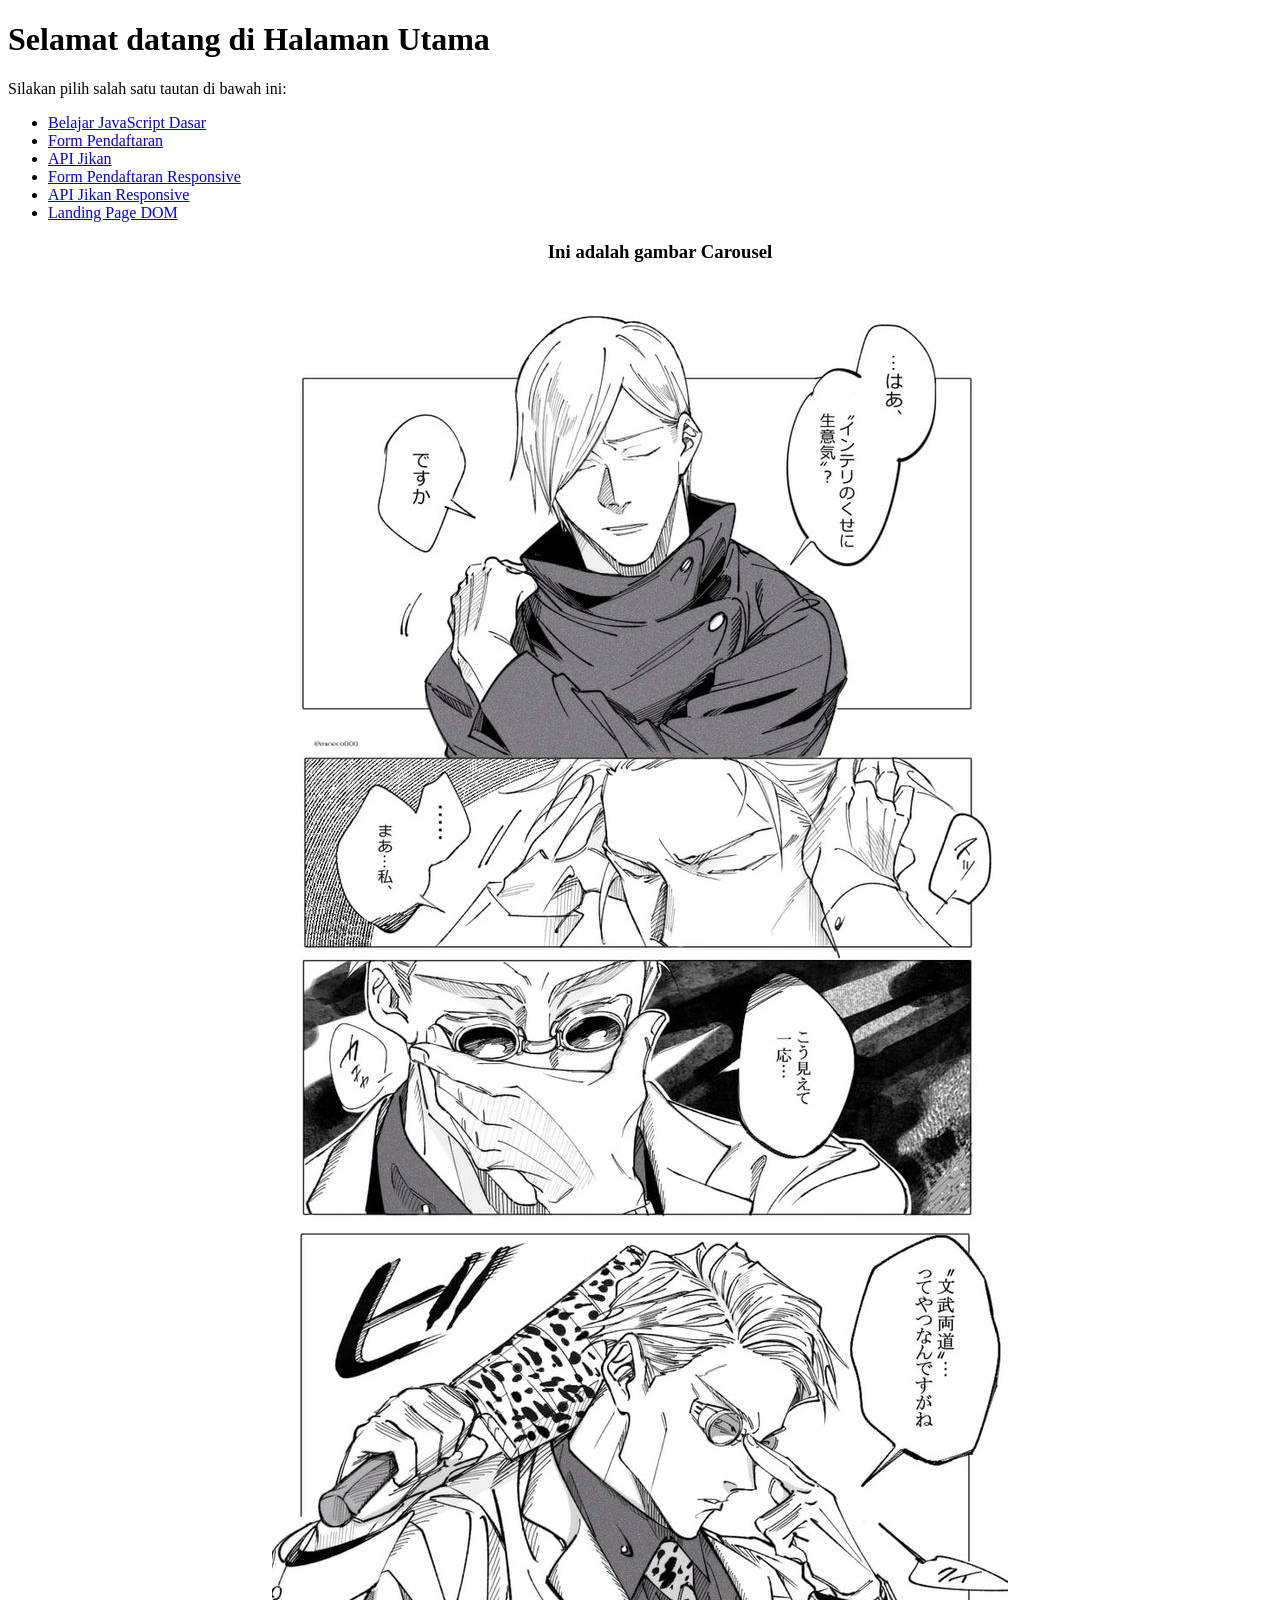
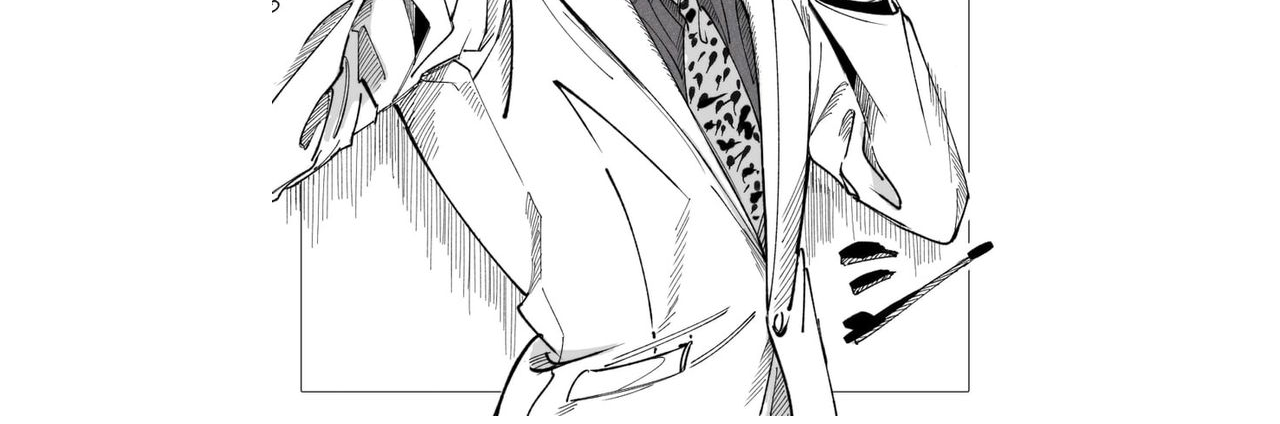
<file: html/index.html>
<!DOCTYPE html>
<html lang="en">
<head>
    <meta charset="UTF-8">
    <meta name="viewport" content="width=device-width, initial-scale=1.0">
    <title>Halaman Utama</title>
    <link rel="stylesheet" type="text/css" href="css/style.css">
</head>
<body>
    <h1>Selamat datang di Halaman Utama</h1>
    <p>Silakan pilih salah satu tautan di bawah ini:</p>
    
    <ul>
        <li><a href="jsdasar.html">Belajar JavaScript Dasar</a></li>
        <li><a href="form.html">Form Pendaftaran</a></li>
        <li><a href="productapi.html">API Jikan</a></li>
        <li><a href="login - responsive.html">Form Pendaftaran Responsive</a></li>
        <li><a href="productapi - responsive.html">API Jikan Responsive</a></li>
        <li><a href="landingdom.html">Landing Page DOM</a></li>
        <div id="judul-carousel" class="center">
            <h3>Ini adalah gambar Carousel</h3>
        </div>
        
    </ul>
    
    <div id="carousel" class="center">
        <img src="asset/1.jfif" alt="Image 1">
        <img src="asset/2.jfif" alt="Image 2">
        <img src="asset/3.jfif" alt="Image 3">
        <img src="asset/4.jfif" alt="Image 4">
    </div>

    <script src="js/script.js"></script>

</body>
</html>
</file>
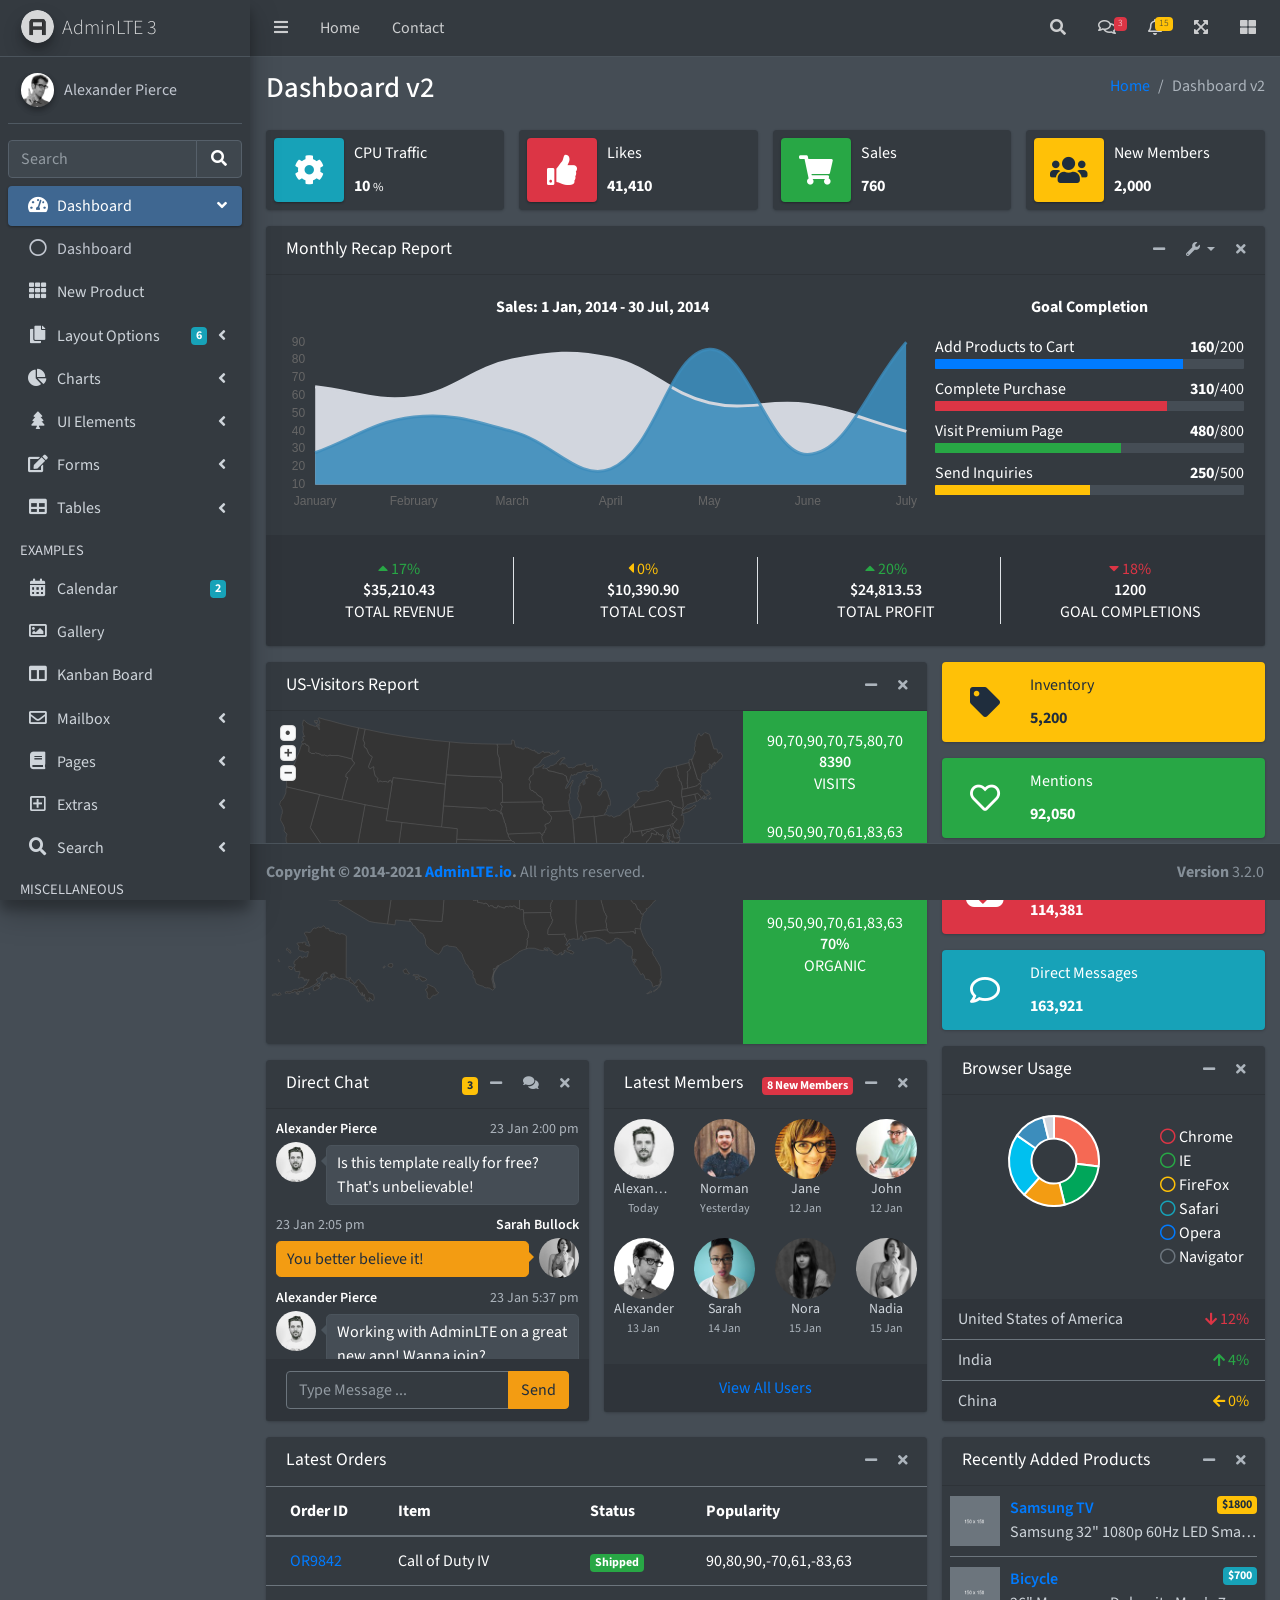
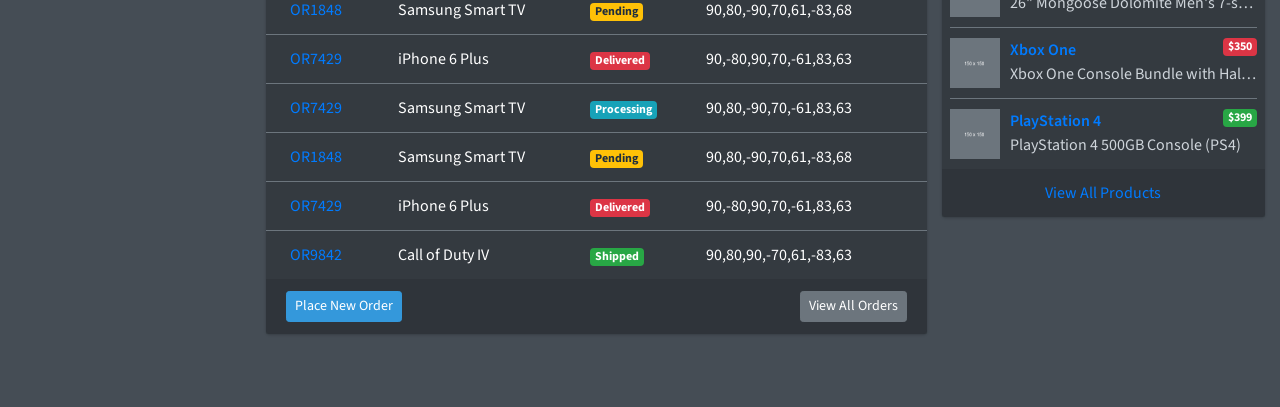
<file: dashboard.html>
<!DOCTYPE html>
<html lang="en">
<head>
  <meta charset="utf-8">
  <meta name="viewport" content="width=device-width, initial-scale=1">
  <title>AdminLTE 3 | Dashboard 2</title>

  <!-- Google Font: Source Sans Pro -->
  <link rel="stylesheet" href="https://fonts.googleapis.com/css?family=Source+Sans+Pro:300,400,400i,700&display=fallback">
  <!-- Font Awesome Icons -->
  <link rel="stylesheet" href="plugins/fontawesome-free/css/all.min.css">
  <!-- overlayScrollbars -->
  <link rel="stylesheet" href="plugins/overlayScrollbars/css/OverlayScrollbars.min.css">
  <!-- Theme style -->
  <link rel="stylesheet" href="dist/css/adminlte.min.css">
</head>
<body class="hold-transition dark-mode sidebar-mini layout-fixed layout-navbar-fixed layout-footer-fixed">
<div class="wrapper">

  <!-- Preloader -->
  <div class="preloader flex-column justify-content-center align-items-center">
    <img class="animation__wobble" src="dist/img/AdminLTELogo.png" alt="AdminLTELogo" height="60" width="60">
  </div>

  <!-- Navbar -->
  <nav class="main-header navbar navbar-expand navbar-dark">
    <!-- Left navbar links -->
    <ul class="navbar-nav">
      <li class="nav-item">
        <a class="nav-link" data-widget="pushmenu" href="#" role="button"><i class="fas fa-bars"></i></a>
      </li>
      <li class="nav-item d-none d-sm-inline-block">
        <a href="index3.html" class="nav-link">Home</a>
      </li>
      <li class="nav-item d-none d-sm-inline-block">
        <a href="#" class="nav-link">Contact</a>
      </li>
    </ul>

    <!-- Right navbar links -->
    <ul class="navbar-nav ml-auto">
      <!-- Navbar Search -->
      <li class="nav-item">
        <a class="nav-link" data-widget="navbar-search" href="#" role="button">
          <i class="fas fa-search"></i>
        </a>
        <div class="navbar-search-block">
          <form class="form-inline">
            <div class="input-group input-group-sm">
              <input class="form-control form-control-navbar" type="search" placeholder="Search" aria-label="Search">
              <div class="input-group-append">
                <button class="btn btn-navbar" type="submit">
                  <i class="fas fa-search"></i>
                </button>
                <button class="btn btn-navbar" type="button" data-widget="navbar-search">
                  <i class="fas fa-times"></i>
                </button>
              </div>
            </div>
          </form>
        </div>
      </li>

      <!-- Messages Dropdown Menu -->
      <li class="nav-item dropdown">
        <a class="nav-link" data-toggle="dropdown" href="#">
          <i class="far fa-comments"></i>
          <span class="badge badge-danger navbar-badge">3</span>
        </a>
        <div class="dropdown-menu dropdown-menu-lg dropdown-menu-right">
          <a href="#" class="dropdown-item">
            <!-- Message Start -->
            <div class="media">
              <img src="dist/img/user1-128x128.jpg" alt="User Avatar" class="img-size-50 mr-3 img-circle">
              <div class="media-body">
                <h3 class="dropdown-item-title">
                  Brad Diesel
                  <span class="float-right text-sm text-danger"><i class="fas fa-star"></i></span>
                </h3>
                <p class="text-sm">Call me whenever you can...</p>
                <p class="text-sm text-muted"><i class="far fa-clock mr-1"></i> 4 Hours Ago</p>
              </div>
            </div>
            <!-- Message End -->
          </a>
          <div class="dropdown-divider"></div>
          <a href="#" class="dropdown-item">
            <!-- Message Start -->
            <div class="media">
              <img src="dist/img/user8-128x128.jpg" alt="User Avatar" class="img-size-50 img-circle mr-3">
              <div class="media-body">
                <h3 class="dropdown-item-title">
                  John Pierce
                  <span class="float-right text-sm text-muted"><i class="fas fa-star"></i></span>
                </h3>
                <p class="text-sm">I got your message bro</p>
                <p class="text-sm text-muted"><i class="far fa-clock mr-1"></i> 4 Hours Ago</p>
              </div>
            </div>
            <!-- Message End -->
          </a>
          <div class="dropdown-divider"></div>
          <a href="#" class="dropdown-item">
            <!-- Message Start -->
            <div class="media">
              <img src="dist/img/user3-128x128.jpg" alt="User Avatar" class="img-size-50 img-circle mr-3">
              <div class="media-body">
                <h3 class="dropdown-item-title">
                  Nora Silvester
                  <span class="float-right text-sm text-warning"><i class="fas fa-star"></i></span>
                </h3>
                <p class="text-sm">The subject goes here</p>
                <p class="text-sm text-muted"><i class="far fa-clock mr-1"></i> 4 Hours Ago</p>
              </div>
            </div>
            <!-- Message End -->
          </a>
          <div class="dropdown-divider"></div>
          <a href="#" class="dropdown-item dropdown-footer">See All Messages</a>
        </div>
      </li>
      <!-- Notifications Dropdown Menu -->
      <li class="nav-item dropdown">
        <a class="nav-link" data-toggle="dropdown" href="#">
          <i class="far fa-bell"></i>
          <span class="badge badge-warning navbar-badge">15</span>
        </a>
        <div class="dropdown-menu dropdown-menu-lg dropdown-menu-right">
          <span class="dropdown-item dropdown-header">15 Notifications</span>
          <div class="dropdown-divider"></div>
          <a href="#" class="dropdown-item">
            <i class="fas fa-envelope mr-2"></i> 4 new messages
            <span class="float-right text-muted text-sm">3 mins</span>
          </a>
          <div class="dropdown-divider"></div>
          <a href="#" class="dropdown-item">
            <i class="fas fa-users mr-2"></i> 8 friend requests
            <span class="float-right text-muted text-sm">12 hours</span>
          </a>
          <div class="dropdown-divider"></div>
          <a href="#" class="dropdown-item">
            <i class="fas fa-file mr-2"></i> 3 new reports
            <span class="float-right text-muted text-sm">2 days</span>
          </a>
          <div class="dropdown-divider"></div>
          <a href="#" class="dropdown-item dropdown-footer">See All Notifications</a>
        </div>
      </li>
      <li class="nav-item">
        <a class="nav-link" data-widget="fullscreen" href="#" role="button">
          <i class="fas fa-expand-arrows-alt"></i>
        </a>
      </li>
      <li class="nav-item">
        <a class="nav-link" data-widget="control-sidebar" data-slide="true" href="#" role="button">
          <i class="fas fa-th-large"></i>
        </a>
      </li>
    </ul>
  </nav>
  <!-- /.navbar -->

  <!-- Main Sidebar Container -->
  <aside class="main-sidebar sidebar-dark-primary elevation-4">
    <!-- Brand Logo -->
    <a href="index3.html" class="brand-link">
      <img src="dist/img/AdminLTELogo.png" alt="AdminLTE Logo" class="brand-image img-circle elevation-3" style="opacity: .8">
      <span class="brand-text font-weight-light">AdminLTE 3</span>
    </a>

    <!-- Sidebar -->
    <div class="sidebar">
      <!-- Sidebar user panel (optional) -->
      <div class="user-panel mt-3 pb-3 mb-3 d-flex">
        <div class="image">
          <img src="dist/img/user2-160x160.jpg" class="img-circle elevation-2" alt="User Image">
        </div>
        <div class="info">
          <a href="#" class="d-block">Alexander Pierce</a>
        </div>
      </div>

      <!-- SidebarSearch Form -->
      <div class="form-inline">
        <div class="input-group" data-widget="sidebar-search">
          <input class="form-control form-control-sidebar" type="search" placeholder="Search" aria-label="Search">
          <div class="input-group-append">
            <button class="btn btn-sidebar">
              <i class="fas fa-search fa-fw"></i>
            </button>
          </div>
        </div>
      </div>

      <!-- Sidebar Menu -->
      <nav class="mt-2">
        <ul class="nav nav-pills nav-sidebar flex-column" data-widget="treeview" role="menu" data-accordion="false">
          <!-- Add icons to the links using the .nav-icon class
               with font-awesome or any other icon font library -->
          <li class="nav-item menu-open">
            <a href="#" class="nav-link active">
              <i class="nav-icon fas fa-tachometer-alt"></i>
              <p>
                Dashboard
                <i class="right fas fa-angle-left"></i>
              </p>
            </a>
            <ul class="nav nav-treeview">
              <li class="nav-item">
                <a href="./dashboard.html" class="nav-link">
                  <i class="far fa-circle nav-icon"></i>
                  <p>Dashboard</p>
                </a>
              </li>
              <!-- <li class="nav-item">
                <a href="./index2.html" class="nav-link active">
                  <i class="far fa-circle nav-icon"></i>
                  <p>Dashboard v2</p>
                </a>
              </li>
              <li class="nav-item">
                <a href="./index3.html" class="nav-link">
                  <i class="far fa-circle nav-icon"></i>
                  <p>Dashboard v3</p>
                </a>
              </li> -->
            </ul>
          </li>
          <li class="nav-item">
            <a href="./newproduct.html" class="nav-link">
              <i class="nav-icon fas fa-th"></i>
              <p>New Product</p>
            </a>
          </li>
          <li class="nav-item">
            <a href="#" class="nav-link">
              <i class="nav-icon fas fa-copy"></i>
              <p>
                Layout Options
                <i class="fas fa-angle-left right"></i>
                <span class="badge badge-info right">6</span>
              </p>
            </a>
            <ul class="nav nav-treeview">
              <li class="nav-item">
                <a href="pages/layout/top-nav.html" class="nav-link">
                  <i class="far fa-circle nav-icon"></i>
                  <p>Top Navigation</p>
                </a>
              </li>
              <li class="nav-item">
                <a href="pages/layout/top-nav-sidebar.html" class="nav-link">
                  <i class="far fa-circle nav-icon"></i>
                  <p>Top Navigation + Sidebar</p>
                </a>
              </li>
              <li class="nav-item">
                <a href="pages/layout/boxed.html" class="nav-link">
                  <i class="far fa-circle nav-icon"></i>
                  <p>Boxed</p>
                </a>
              </li>
              <li class="nav-item">
                <a href="pages/layout/fixed-sidebar.html" class="nav-link">
                  <i class="far fa-circle nav-icon"></i>
                  <p>Fixed Sidebar</p>
                </a>
              </li>
              <li class="nav-item">
                <a href="pages/layout/fixed-sidebar-custom.html" class="nav-link">
                  <i class="far fa-circle nav-icon"></i>
                  <p>Fixed Sidebar <small>+ Custom Area</small></p>
                </a>
              </li>
              <li class="nav-item">
                <a href="pages/layout/fixed-topnav.html" class="nav-link">
                  <i class="far fa-circle nav-icon"></i>
                  <p>Fixed Navbar</p>
                </a>
              </li>
              <li class="nav-item">
                <a href="pages/layout/fixed-footer.html" class="nav-link">
                  <i class="far fa-circle nav-icon"></i>
                  <p>Fixed Footer</p>
                </a>
              </li>
              <li class="nav-item">
                <a href="pages/layout/collapsed-sidebar.html" class="nav-link">
                  <i class="far fa-circle nav-icon"></i>
                  <p>Collapsed Sidebar</p>
                </a>
              </li>
            </ul>
          </li>
          <li class="nav-item">
            <a href="#" class="nav-link">
              <i class="nav-icon fas fa-chart-pie"></i>
              <p>
                Charts
                <i class="right fas fa-angle-left"></i>
              </p>
            </a>
            <ul class="nav nav-treeview">
              <li class="nav-item">
                <a href="pages/charts/chartjs.html" class="nav-link">
                  <i class="far fa-circle nav-icon"></i>
                  <p>ChartJS</p>
                </a>
              </li>
              <li class="nav-item">
                <a href="pages/charts/flot.html" class="nav-link">
                  <i class="far fa-circle nav-icon"></i>
                  <p>Flot</p>
                </a>
              </li>
              <li class="nav-item">
                <a href="pages/charts/inline.html" class="nav-link">
                  <i class="far fa-circle nav-icon"></i>
                  <p>Inline</p>
                </a>
              </li>
              <li class="nav-item">
                <a href="pages/charts/uplot.html" class="nav-link">
                  <i class="far fa-circle nav-icon"></i>
                  <p>uPlot</p>
                </a>
              </li>
            </ul>
          </li>
          <li class="nav-item">
            <a href="#" class="nav-link">
              <i class="nav-icon fas fa-tree"></i>
              <p>
                UI Elements
                <i class="fas fa-angle-left right"></i>
              </p>
            </a>
            <ul class="nav nav-treeview">
              <li class="nav-item">
                <a href="pages/UI/general.html" class="nav-link">
                  <i class="far fa-circle nav-icon"></i>
                  <p>General</p>
                </a>
              </li>
              <li class="nav-item">
                <a href="pages/UI/icons.html" class="nav-link">
                  <i class="far fa-circle nav-icon"></i>
                  <p>Icons</p>
                </a>
              </li>
              <li class="nav-item">
                <a href="pages/UI/buttons.html" class="nav-link">
                  <i class="far fa-circle nav-icon"></i>
                  <p>Buttons</p>
                </a>
              </li>
              <li class="nav-item">
                <a href="pages/UI/sliders.html" class="nav-link">
                  <i class="far fa-circle nav-icon"></i>
                  <p>Sliders</p>
                </a>
              </li>
              <li class="nav-item">
                <a href="pages/UI/modals.html" class="nav-link">
                  <i class="far fa-circle nav-icon"></i>
                  <p>Modals & Alerts</p>
                </a>
              </li>
              <li class="nav-item">
                <a href="pages/UI/navbar.html" class="nav-link">
                  <i class="far fa-circle nav-icon"></i>
                  <p>Navbar & Tabs</p>
                </a>
              </li>
              <li class="nav-item">
                <a href="pages/UI/timeline.html" class="nav-link">
                  <i class="far fa-circle nav-icon"></i>
                  <p>Timeline</p>
                </a>
              </li>
              <li class="nav-item">
                <a href="pages/UI/ribbons.html" class="nav-link">
                  <i class="far fa-circle nav-icon"></i>
                  <p>Ribbons</p>
                </a>
              </li>
            </ul>
          </li>
          <li class="nav-item">
            <a href="#" class="nav-link">
              <i class="nav-icon fas fa-edit"></i>
              <p>
                Forms
                <i class="fas fa-angle-left right"></i>
              </p>
            </a>
            <ul class="nav nav-treeview">
              <li class="nav-item">
                <a href="pages/forms/general.html" class="nav-link">
                  <i class="far fa-circle nav-icon"></i>
                  <p>General Elements</p>
                </a>
              </li>
              <li class="nav-item">
                <a href="pages/forms/advanced.html" class="nav-link">
                  <i class="far fa-circle nav-icon"></i>
                  <p>Advanced Elements</p>
                </a>
              </li>
              <li class="nav-item">
                <a href="pages/forms/editors.html" class="nav-link">
                  <i class="far fa-circle nav-icon"></i>
                  <p>Editors</p>
                </a>
              </li>
              <li class="nav-item">
                <a href="pages/forms/validation.html" class="nav-link">
                  <i class="far fa-circle nav-icon"></i>
                  <p>Validation</p>
                </a>
              </li>
            </ul>
          </li>
          <li class="nav-item">
            <a href="#" class="nav-link">
              <i class="nav-icon fas fa-table"></i>
              <p>
                Tables
                <i class="fas fa-angle-left right"></i>
              </p>
            </a>
            <ul class="nav nav-treeview">
              <li class="nav-item">
                <a href="pages/tables/simple.html" class="nav-link">
                  <i class="far fa-circle nav-icon"></i>
                  <p>Simple Tables</p>
                </a>
              </li>
              <li class="nav-item">
                <a href="pages/tables/data.html" class="nav-link">
                  <i class="far fa-circle nav-icon"></i>
                  <p>DataTables</p>
                </a>
              </li>
              <li class="nav-item">
                <a href="pages/tables/jsgrid.html" class="nav-link">
                  <i class="far fa-circle nav-icon"></i>
                  <p>jsGrid</p>
                </a>
              </li>
            </ul>
          </li>
          <li class="nav-header">EXAMPLES</li>
          <li class="nav-item">
            <a href="pages/calendar.html" class="nav-link">
              <i class="nav-icon fas fa-calendar-alt"></i>
              <p>
                Calendar
                <span class="badge badge-info right">2</span>
              </p>
            </a>
          </li>
          <li class="nav-item">
            <a href="pages/gallery.html" class="nav-link">
              <i class="nav-icon far fa-image"></i>
              <p>
                Gallery
              </p>
            </a>
          </li>
          <li class="nav-item">
            <a href="pages/kanban.html" class="nav-link">
              <i class="nav-icon fas fa-columns"></i>
              <p>
                Kanban Board
              </p>
            </a>
          </li>
          <li class="nav-item">
            <a href="#" class="nav-link">
              <i class="nav-icon far fa-envelope"></i>
              <p>
                Mailbox
                <i class="fas fa-angle-left right"></i>
              </p>
            </a>
            <ul class="nav nav-treeview">
              <li class="nav-item">
                <a href="pages/mailbox/mailbox.html" class="nav-link">
                  <i class="far fa-circle nav-icon"></i>
                  <p>Inbox</p>
                </a>
              </li>
              <li class="nav-item">
                <a href="pages/mailbox/compose.html" class="nav-link">
                  <i class="far fa-circle nav-icon"></i>
                  <p>Compose</p>
                </a>
              </li>
              <li class="nav-item">
                <a href="pages/mailbox/read-mail.html" class="nav-link">
                  <i class="far fa-circle nav-icon"></i>
                  <p>Read</p>
                </a>
              </li>
            </ul>
          </li>
          <li class="nav-item">
            <a href="#" class="nav-link">
              <i class="nav-icon fas fa-book"></i>
              <p>
                Pages
                <i class="fas fa-angle-left right"></i>
              </p>
            </a>
            <ul class="nav nav-treeview">
              <li class="nav-item">
                <a href="pages/examples/invoice.html" class="nav-link">
                  <i class="far fa-circle nav-icon"></i>
                  <p>Invoice</p>
                </a>
              </li>
              <li class="nav-item">
                <a href="pages/examples/profile.html" class="nav-link">
                  <i class="far fa-circle nav-icon"></i>
                  <p>Profile</p>
                </a>
              </li>
              <li class="nav-item">
                <a href="pages/examples/e-commerce.html" class="nav-link">
                  <i class="far fa-circle nav-icon"></i>
                  <p>E-commerce</p>
                </a>
              </li>
              <li class="nav-item">
                <a href="pages/examples/projects.html" class="nav-link">
                  <i class="far fa-circle nav-icon"></i>
                  <p>Projects</p>
                </a>
              </li>
              <li class="nav-item">
                <a href="pages/examples/project-add.html" class="nav-link">
                  <i class="far fa-circle nav-icon"></i>
                  <p>Project Add</p>
                </a>
              </li>
              <li class="nav-item">
                <a href="pages/examples/project-edit.html" class="nav-link">
                  <i class="far fa-circle nav-icon"></i>
                  <p>Project Edit</p>
                </a>
              </li>
              <li class="nav-item">
                <a href="pages/examples/project-detail.html" class="nav-link">
                  <i class="far fa-circle nav-icon"></i>
                  <p>Project Detail</p>
                </a>
              </li>
              <li class="nav-item">
                <a href="pages/examples/contacts.html" class="nav-link">
                  <i class="far fa-circle nav-icon"></i>
                  <p>Contacts</p>
                </a>
              </li>
              <li class="nav-item">
                <a href="pages/examples/faq.html" class="nav-link">
                  <i class="far fa-circle nav-icon"></i>
                  <p>FAQ</p>
                </a>
              </li>
              <li class="nav-item">
                <a href="pages/examples/contact-us.html" class="nav-link">
                  <i class="far fa-circle nav-icon"></i>
                  <p>Contact us</p>
                </a>
              </li>
            </ul>
          </li>
          <li class="nav-item">
            <a href="#" class="nav-link">
              <i class="nav-icon far fa-plus-square"></i>
              <p>
                Extras
                <i class="fas fa-angle-left right"></i>
              </p>
            </a>
            <ul class="nav nav-treeview">
              <li class="nav-item">
                <a href="#" class="nav-link">
                  <i class="far fa-circle nav-icon"></i>
                  <p>
                    Login & Register v1
                    <i class="fas fa-angle-left right"></i>
                  </p>
                </a>
                <ul class="nav nav-treeview">
                  <li class="nav-item">
                    <a href="pages/examples/login.html" class="nav-link">
                      <i class="far fa-circle nav-icon"></i>
                      <p>Login v1</p>
                    </a>
                  </li>
                  <li class="nav-item">
                    <a href="pages/examples/register.html" class="nav-link">
                      <i class="far fa-circle nav-icon"></i>
                      <p>Register v1</p>
                    </a>
                  </li>
                  <li class="nav-item">
                    <a href="pages/examples/forgot-password.html" class="nav-link">
                      <i class="far fa-circle nav-icon"></i>
                      <p>Forgot Password v1</p>
                    </a>
                  </li>
                  <li class="nav-item">
                    <a href="pages/examples/recover-password.html" class="nav-link">
                      <i class="far fa-circle nav-icon"></i>
                      <p>Recover Password v1</p>
                    </a>
                  </li>
                </ul>
              </li>
              <li class="nav-item">
                <a href="#" class="nav-link">
                  <i class="far fa-circle nav-icon"></i>
                  <p>
                    Login & Register v2
                    <i class="fas fa-angle-left right"></i>
                  </p>
                </a>
                <ul class="nav nav-treeview">
                  <li class="nav-item">
                    <a href="pages/examples/login-v2.html" class="nav-link">
                      <i class="far fa-circle nav-icon"></i>
                      <p>Login v2</p>
                    </a>
                  </li>
                  <li class="nav-item">
                    <a href="pages/examples/register-v2.html" class="nav-link">
                      <i class="far fa-circle nav-icon"></i>
                      <p>Register v2</p>
                    </a>
                  </li>
                  <li class="nav-item">
                    <a href="pages/examples/forgot-password-v2.html" class="nav-link">
                      <i class="far fa-circle nav-icon"></i>
                      <p>Forgot Password v2</p>
                    </a>
                  </li>
                  <li class="nav-item">
                    <a href="pages/examples/recover-password-v2.html" class="nav-link">
                      <i class="far fa-circle nav-icon"></i>
                      <p>Recover Password v2</p>
                    </a>
                  </li>
                </ul>
              </li>
              <li class="nav-item">
                <a href="pages/examples/lockscreen.html" class="nav-link">
                  <i class="far fa-circle nav-icon"></i>
                  <p>Lockscreen</p>
                </a>
              </li>
              <li class="nav-item">
                <a href="pages/examples/legacy-user-menu.html" class="nav-link">
                  <i class="far fa-circle nav-icon"></i>
                  <p>Legacy User Menu</p>
                </a>
              </li>
              <li class="nav-item">
                <a href="pages/examples/language-menu.html" class="nav-link">
                  <i class="far fa-circle nav-icon"></i>
                  <p>Language Menu</p>
                </a>
              </li>
              <li class="nav-item">
                <a href="pages/examples/404.html" class="nav-link">
                  <i class="far fa-circle nav-icon"></i>
                  <p>Error 404</p>
                </a>
              </li>
              <li class="nav-item">
                <a href="pages/examples/500.html" class="nav-link">
                  <i class="far fa-circle nav-icon"></i>
                  <p>Error 500</p>
                </a>
              </li>
              <li class="nav-item">
                <a href="pages/examples/pace.html" class="nav-link">
                  <i class="far fa-circle nav-icon"></i>
                  <p>Pace</p>
                </a>
              </li>
              <li class="nav-item">
                <a href="pages/examples/blank.html" class="nav-link">
                  <i class="far fa-circle nav-icon"></i>
                  <p>Blank Page</p>
                </a>
              </li>
              <li class="nav-item">
                <a href="starter.html" class="nav-link">
                  <i class="far fa-circle nav-icon"></i>
                  <p>Starter Page</p>
                </a>
              </li>
            </ul>
          </li>
          <li class="nav-item">
            <a href="#" class="nav-link">
              <i class="nav-icon fas fa-search"></i>
              <p>
                Search
                <i class="fas fa-angle-left right"></i>
              </p>
            </a>
            <ul class="nav nav-treeview">
              <li class="nav-item">
                <a href="pages/search/simple.html" class="nav-link">
                  <i class="far fa-circle nav-icon"></i>
                  <p>Simple Search</p>
                </a>
              </li>
              <li class="nav-item">
                <a href="pages/search/enhanced.html" class="nav-link">
                  <i class="far fa-circle nav-icon"></i>
                  <p>Enhanced</p>
                </a>
              </li>
            </ul>
          </li>
          <li class="nav-header">MISCELLANEOUS</li>
          <li class="nav-item">
            <a href="iframe.html" class="nav-link">
              <i class="nav-icon fas fa-ellipsis-h"></i>
              <p>Tabbed IFrame Plugin</p>
            </a>
          </li>
          <li class="nav-item">
            <a href="https://adminlte.io/docs/3.1/" class="nav-link">
              <i class="nav-icon fas fa-file"></i>
              <p>Documentation</p>
            </a>
          </li>
          <li class="nav-header">MULTI LEVEL EXAMPLE</li>
          <li class="nav-item">
            <a href="#" class="nav-link">
              <i class="fas fa-circle nav-icon"></i>
              <p>Level 1</p>
            </a>
          </li>
          <li class="nav-item">
            <a href="#" class="nav-link">
              <i class="nav-icon fas fa-circle"></i>
              <p>
                Level 1
                <i class="right fas fa-angle-left"></i>
              </p>
            </a>
            <ul class="nav nav-treeview">
              <li class="nav-item">
                <a href="#" class="nav-link">
                  <i class="far fa-circle nav-icon"></i>
                  <p>Level 2</p>
                </a>
              </li>
              <li class="nav-item">
                <a href="#" class="nav-link">
                  <i class="far fa-circle nav-icon"></i>
                  <p>
                    Level 2
                    <i class="right fas fa-angle-left"></i>
                  </p>
                </a>
                <ul class="nav nav-treeview">
                  <li class="nav-item">
                    <a href="#" class="nav-link">
                      <i class="far fa-dot-circle nav-icon"></i>
                      <p>Level 3</p>
                    </a>
                  </li>
                  <li class="nav-item">
                    <a href="#" class="nav-link">
                      <i class="far fa-dot-circle nav-icon"></i>
                      <p>Level 3</p>
                    </a>
                  </li>
                  <li class="nav-item">
                    <a href="#" class="nav-link">
                      <i class="far fa-dot-circle nav-icon"></i>
                      <p>Level 3</p>
                    </a>
                  </li>
                </ul>
              </li>
              <li class="nav-item">
                <a href="#" class="nav-link">
                  <i class="far fa-circle nav-icon"></i>
                  <p>Level 2</p>
                </a>
              </li>
            </ul>
          </li>
          <li class="nav-item">
            <a href="#" class="nav-link">
              <i class="fas fa-circle nav-icon"></i>
              <p>Level 1</p>
            </a>
          </li>
          <li class="nav-header">LABELS</li>
          <li class="nav-item">
            <a href="#" class="nav-link">
              <i class="nav-icon far fa-circle text-danger"></i>
              <p class="text">Important</p>
            </a>
          </li>
          <li class="nav-item">
            <a href="#" class="nav-link">
              <i class="nav-icon far fa-circle text-warning"></i>
              <p>Warning</p>
            </a>
          </li>
          <li class="nav-item">
            <a href="#" class="nav-link">
              <i class="nav-icon far fa-circle text-info"></i>
              <p>Informational</p>
            </a>
          </li>
        </ul>
      </nav>
      <!-- /.sidebar-menu -->
    </div>
    <!-- /.sidebar -->
  </aside>

  <!-- Content Wrapper. Contains page content -->
  <div class="content-wrapper">
    <!-- Content Header (Page header) -->
    <div class="content-header">
      <div class="container-fluid">
        <div class="row mb-2">
          <div class="col-sm-6">
            <h1 class="m-0">Dashboard v2</h1>
          </div><!-- /.col -->
          <div class="col-sm-6">
            <ol class="breadcrumb float-sm-right">
              <li class="breadcrumb-item"><a href="#">Home</a></li>
              <li class="breadcrumb-item active">Dashboard v2</li>
            </ol>
          </div><!-- /.col -->
        </div><!-- /.row -->
      </div><!-- /.container-fluid -->
    </div>
    <!-- /.content-header -->

    <!-- Main content -->
    <section class="content">
      <div class="container-fluid">
        <!-- Info boxes -->
        <div class="row">
          <div class="col-12 col-sm-6 col-md-3">
            <div class="info-box">
              <span class="info-box-icon bg-info elevation-1"><i class="fas fa-cog"></i></span>

              <div class="info-box-content">
                <span class="info-box-text">CPU Traffic</span>
                <span class="info-box-number">
                  10
                  <small>%</small>
                </span>
              </div>
              <!-- /.info-box-content -->
            </div>
            <!-- /.info-box -->
          </div>
          <!-- /.col -->
          <div class="col-12 col-sm-6 col-md-3">
            <div class="info-box mb-3">
              <span class="info-box-icon bg-danger elevation-1"><i class="fas fa-thumbs-up"></i></span>

              <div class="info-box-content">
                <span class="info-box-text">Likes</span>
                <span class="info-box-number">41,410</span>
              </div>
              <!-- /.info-box-content -->
            </div>
            <!-- /.info-box -->
          </div>
          <!-- /.col -->

          <!-- fix for small devices only -->
          <div class="clearfix hidden-md-up"></div>

          <div class="col-12 col-sm-6 col-md-3">
            <div class="info-box mb-3">
              <span class="info-box-icon bg-success elevation-1"><i class="fas fa-shopping-cart"></i></span>

              <div class="info-box-content">
                <span class="info-box-text">Sales</span>
                <span class="info-box-number">760</span>
              </div>
              <!-- /.info-box-content -->
            </div>
            <!-- /.info-box -->
          </div>
          <!-- /.col -->
          <div class="col-12 col-sm-6 col-md-3">
            <div class="info-box mb-3">
              <span class="info-box-icon bg-warning elevation-1"><i class="fas fa-users"></i></span>

              <div class="info-box-content">
                <span class="info-box-text">New Members</span>
                <span class="info-box-number">2,000</span>
              </div>
              <!-- /.info-box-content -->
            </div>
            <!-- /.info-box -->
          </div>
          <!-- /.col -->
        </div>
        <!-- /.row -->

        <div class="row">
          <div class="col-md-12">
            <div class="card">
              <div class="card-header">
                <h5 class="card-title">Monthly Recap Report</h5>

                <div class="card-tools">
                  <button type="button" class="btn btn-tool" data-card-widget="collapse">
                    <i class="fas fa-minus"></i>
                  </button>
                  <div class="btn-group">
                    <button type="button" class="btn btn-tool dropdown-toggle" data-toggle="dropdown">
                      <i class="fas fa-wrench"></i>
                    </button>
                    <div class="dropdown-menu dropdown-menu-right" role="menu">
                      <a href="#" class="dropdown-item">Action</a>
                      <a href="#" class="dropdown-item">Another action</a>
                      <a href="#" class="dropdown-item">Something else here</a>
                      <a class="dropdown-divider"></a>
                      <a href="#" class="dropdown-item">Separated link</a>
                    </div>
                  </div>
                  <button type="button" class="btn btn-tool" data-card-widget="remove">
                    <i class="fas fa-times"></i>
                  </button>
                </div>
              </div>
              <!-- /.card-header -->
              <div class="card-body">
                <div class="row">
                  <div class="col-md-8">
                    <p class="text-center">
                      <strong>Sales: 1 Jan, 2014 - 30 Jul, 2014</strong>
                    </p>

                    <div class="chart">
                      <!-- Sales Chart Canvas -->
                      <canvas id="salesChart" height="180" style="height: 180px;"></canvas>
                    </div>
                    <!-- /.chart-responsive -->
                  </div>
                  <!-- /.col -->
                  <div class="col-md-4">
                    <p class="text-center">
                      <strong>Goal Completion</strong>
                    </p>

                    <div class="progress-group">
                      Add Products to Cart
                      <span class="float-right"><b>160</b>/200</span>
                      <div class="progress progress-sm">
                        <div class="progress-bar bg-primary" style="width: 80%"></div>
                      </div>
                    </div>
                    <!-- /.progress-group -->

                    <div class="progress-group">
                      Complete Purchase
                      <span class="float-right"><b>310</b>/400</span>
                      <div class="progress progress-sm">
                        <div class="progress-bar bg-danger" style="width: 75%"></div>
                      </div>
                    </div>

                    <!-- /.progress-group -->
                    <div class="progress-group">
                      <span class="progress-text">Visit Premium Page</span>
                      <span class="float-right"><b>480</b>/800</span>
                      <div class="progress progress-sm">
                        <div class="progress-bar bg-success" style="width: 60%"></div>
                      </div>
                    </div>

                    <!-- /.progress-group -->
                    <div class="progress-group">
                      Send Inquiries
                      <span class="float-right"><b>250</b>/500</span>
                      <div class="progress progress-sm">
                        <div class="progress-bar bg-warning" style="width: 50%"></div>
                      </div>
                    </div>
                    <!-- /.progress-group -->
                  </div>
                  <!-- /.col -->
                </div>
                <!-- /.row -->
              </div>
              <!-- ./card-body -->
              <div class="card-footer">
                <div class="row">
                  <div class="col-sm-3 col-6">
                    <div class="description-block border-right">
                      <span class="description-percentage text-success"><i class="fas fa-caret-up"></i> 17%</span>
                      <h5 class="description-header">$35,210.43</h5>
                      <span class="description-text">TOTAL REVENUE</span>
                    </div>
                    <!-- /.description-block -->
                  </div>
                  <!-- /.col -->
                  <div class="col-sm-3 col-6">
                    <div class="description-block border-right">
                      <span class="description-percentage text-warning"><i class="fas fa-caret-left"></i> 0%</span>
                      <h5 class="description-header">$10,390.90</h5>
                      <span class="description-text">TOTAL COST</span>
                    </div>
                    <!-- /.description-block -->
                  </div>
                  <!-- /.col -->
                  <div class="col-sm-3 col-6">
                    <div class="description-block border-right">
                      <span class="description-percentage text-success"><i class="fas fa-caret-up"></i> 20%</span>
                      <h5 class="description-header">$24,813.53</h5>
                      <span class="description-text">TOTAL PROFIT</span>
                    </div>
                    <!-- /.description-block -->
                  </div>
                  <!-- /.col -->
                  <div class="col-sm-3 col-6">
                    <div class="description-block">
                      <span class="description-percentage text-danger"><i class="fas fa-caret-down"></i> 18%</span>
                      <h5 class="description-header">1200</h5>
                      <span class="description-text">GOAL COMPLETIONS</span>
                    </div>
                    <!-- /.description-block -->
                  </div>
                </div>
                <!-- /.row -->
              </div>
              <!-- /.card-footer -->
            </div>
            <!-- /.card -->
          </div>
          <!-- /.col -->
        </div>
        <!-- /.row -->

        <!-- Main row -->
        <div class="row">
          <!-- Left col -->
          <div class="col-md-8">
            <!-- MAP & BOX PANE -->
            <div class="card">
              <div class="card-header">
                <h3 class="card-title">US-Visitors Report</h3>

                <div class="card-tools">
                  <button type="button" class="btn btn-tool" data-card-widget="collapse">
                    <i class="fas fa-minus"></i>
                  </button>
                  <button type="button" class="btn btn-tool" data-card-widget="remove">
                    <i class="fas fa-times"></i>
                  </button>
                </div>
              </div>
              <!-- /.card-header -->
              <div class="card-body p-0">
                <div class="d-md-flex">
                  <div class="p-1 flex-fill" style="overflow: hidden">
                    <!-- Map will be created here -->
                    <div id="world-map-markers" style="height: 325px; overflow: hidden">
                      <div class="map"></div>
                    </div>
                  </div>
                  <div class="card-pane-right bg-success pt-2 pb-2 pl-4 pr-4">
                    <div class="description-block mb-4">
                      <div class="sparkbar pad" data-color="#fff">90,70,90,70,75,80,70</div>
                      <h5 class="description-header">8390</h5>
                      <span class="description-text">Visits</span>
                    </div>
                    <!-- /.description-block -->
                    <div class="description-block mb-4">
                      <div class="sparkbar pad" data-color="#fff">90,50,90,70,61,83,63</div>
                      <h5 class="description-header">30%</h5>
                      <span class="description-text">Referrals</span>
                    </div>
                    <!-- /.description-block -->
                    <div class="description-block">
                      <div class="sparkbar pad" data-color="#fff">90,50,90,70,61,83,63</div>
                      <h5 class="description-header">70%</h5>
                      <span class="description-text">Organic</span>
                    </div>
                    <!-- /.description-block -->
                  </div><!-- /.card-pane-right -->
                </div><!-- /.d-md-flex -->
              </div>
              <!-- /.card-body -->
            </div>
            <!-- /.card -->
            <div class="row">
              <div class="col-md-6">
                <!-- DIRECT CHAT -->
                <div class="card direct-chat direct-chat-warning">
                  <div class="card-header">
                    <h3 class="card-title">Direct Chat</h3>

                    <div class="card-tools">
                      <span title="3 New Messages" class="badge badge-warning">3</span>
                      <button type="button" class="btn btn-tool" data-card-widget="collapse">
                        <i class="fas fa-minus"></i>
                      </button>
                      <button type="button" class="btn btn-tool" title="Contacts" data-widget="chat-pane-toggle">
                        <i class="fas fa-comments"></i>
                      </button>
                      <button type="button" class="btn btn-tool" data-card-widget="remove">
                        <i class="fas fa-times"></i>
                      </button>
                    </div>
                  </div>
                  <!-- /.card-header -->
                  <div class="card-body">
                    <!-- Conversations are loaded here -->
                    <div class="direct-chat-messages">
                      <!-- Message. Default to the left -->
                      <div class="direct-chat-msg">
                        <div class="direct-chat-infos clearfix">
                          <span class="direct-chat-name float-left">Alexander Pierce</span>
                          <span class="direct-chat-timestamp float-right">23 Jan 2:00 pm</span>
                        </div>
                        <!-- /.direct-chat-infos -->
                        <img class="direct-chat-img" src="dist/img/user1-128x128.jpg" alt="message user image">
                        <!-- /.direct-chat-img -->
                        <div class="direct-chat-text">
                          Is this template really for free? That's unbelievable!
                        </div>
                        <!-- /.direct-chat-text -->
                      </div>
                      <!-- /.direct-chat-msg -->

                      <!-- Message to the right -->
                      <div class="direct-chat-msg right">
                        <div class="direct-chat-infos clearfix">
                          <span class="direct-chat-name float-right">Sarah Bullock</span>
                          <span class="direct-chat-timestamp float-left">23 Jan 2:05 pm</span>
                        </div>
                        <!-- /.direct-chat-infos -->
                        <img class="direct-chat-img" src="dist/img/user3-128x128.jpg" alt="message user image">
                        <!-- /.direct-chat-img -->
                        <div class="direct-chat-text">
                          You better believe it!
                        </div>
                        <!-- /.direct-chat-text -->
                      </div>
                      <!-- /.direct-chat-msg -->

                      <!-- Message. Default to the left -->
                      <div class="direct-chat-msg">
                        <div class="direct-chat-infos clearfix">
                          <span class="direct-chat-name float-left">Alexander Pierce</span>
                          <span class="direct-chat-timestamp float-right">23 Jan 5:37 pm</span>
                        </div>
                        <!-- /.direct-chat-infos -->
                        <img class="direct-chat-img" src="dist/img/user1-128x128.jpg" alt="message user image">
                        <!-- /.direct-chat-img -->
                        <div class="direct-chat-text">
                          Working with AdminLTE on a great new app! Wanna join?
                        </div>
                        <!-- /.direct-chat-text -->
                      </div>
                      <!-- /.direct-chat-msg -->

                      <!-- Message to the right -->
                      <div class="direct-chat-msg right">
                        <div class="direct-chat-infos clearfix">
                          <span class="direct-chat-name float-right">Sarah Bullock</span>
                          <span class="direct-chat-timestamp float-left">23 Jan 6:10 pm</span>
                        </div>
                        <!-- /.direct-chat-infos -->
                        <img class="direct-chat-img" src="dist/img/user3-128x128.jpg" alt="message user image">
                        <!-- /.direct-chat-img -->
                        <div class="direct-chat-text">
                          I would love to.
                        </div>
                        <!-- /.direct-chat-text -->
                      </div>
                      <!-- /.direct-chat-msg -->

                    </div>
                    <!--/.direct-chat-messages-->

                    <!-- Contacts are loaded here -->
                    <div class="direct-chat-contacts">
                      <ul class="contacts-list">
                        <li>
                          <a href="#">
                            <img class="contacts-list-img" src="dist/img/user1-128x128.jpg" alt="User Avatar">

                            <div class="contacts-list-info">
                              <span class="contacts-list-name">
                                Count Dracula
                                <small class="contacts-list-date float-right">2/28/2015</small>
                              </span>
                              <span class="contacts-list-msg">How have you been? I was...</span>
                            </div>
                            <!-- /.contacts-list-info -->
                          </a>
                        </li>
                        <!-- End Contact Item -->
                        <li>
                          <a href="#">
                            <img class="contacts-list-img" src="dist/img/user7-128x128.jpg" alt="User Avatar">

                            <div class="contacts-list-info">
                              <span class="contacts-list-name">
                                Sarah Doe
                                <small class="contacts-list-date float-right">2/23/2015</small>
                              </span>
                              <span class="contacts-list-msg">I will be waiting for...</span>
                            </div>
                            <!-- /.contacts-list-info -->
                          </a>
                        </li>
                        <!-- End Contact Item -->
                        <li>
                          <a href="#">
                            <img class="contacts-list-img" src="dist/img/user3-128x128.jpg" alt="User Avatar">

                            <div class="contacts-list-info">
                              <span class="contacts-list-name">
                                Nadia Jolie
                                <small class="contacts-list-date float-right">2/20/2015</small>
                              </span>
                              <span class="contacts-list-msg">I'll call you back at...</span>
                            </div>
                            <!-- /.contacts-list-info -->
                          </a>
                        </li>
                        <!-- End Contact Item -->
                        <li>
                          <a href="#">
                            <img class="contacts-list-img" src="dist/img/user5-128x128.jpg" alt="User Avatar">

                            <div class="contacts-list-info">
                              <span class="contacts-list-name">
                                Nora S. Vans
                                <small class="contacts-list-date float-right">2/10/2015</small>
                              </span>
                              <span class="contacts-list-msg">Where is your new...</span>
                            </div>
                            <!-- /.contacts-list-info -->
                          </a>
                        </li>
                        <!-- End Contact Item -->
                        <li>
                          <a href="#">
                            <img class="contacts-list-img" src="dist/img/user6-128x128.jpg" alt="User Avatar">

                            <div class="contacts-list-info">
                              <span class="contacts-list-name">
                                John K.
                                <small class="contacts-list-date float-right">1/27/2015</small>
                              </span>
                              <span class="contacts-list-msg">Can I take a look at...</span>
                            </div>
                            <!-- /.contacts-list-info -->
                          </a>
                        </li>
                        <!-- End Contact Item -->
                        <li>
                          <a href="#">
                            <img class="contacts-list-img" src="dist/img/user8-128x128.jpg" alt="User Avatar">

                            <div class="contacts-list-info">
                              <span class="contacts-list-name">
                                Kenneth M.
                                <small class="contacts-list-date float-right">1/4/2015</small>
                              </span>
                              <span class="contacts-list-msg">Never mind I found...</span>
                            </div>
                            <!-- /.contacts-list-info -->
                          </a>
                        </li>
                        <!-- End Contact Item -->
                      </ul>
                      <!-- /.contacts-list -->
                    </div>
                    <!-- /.direct-chat-pane -->
                  </div>
                  <!-- /.card-body -->
                  <div class="card-footer">
                    <form action="#" method="post">
                      <div class="input-group">
                        <input type="text" name="message" placeholder="Type Message ..." class="form-control">
                        <span class="input-group-append">
                          <button type="button" class="btn btn-warning">Send</button>
                        </span>
                      </div>
                    </form>
                  </div>
                  <!-- /.card-footer-->
                </div>
                <!--/.direct-chat -->
              </div>
              <!-- /.col -->

              <div class="col-md-6">
                <!-- USERS LIST -->
                <div class="card">
                  <div class="card-header">
                    <h3 class="card-title">Latest Members</h3>

                    <div class="card-tools">
                      <span class="badge badge-danger">8 New Members</span>
                      <button type="button" class="btn btn-tool" data-card-widget="collapse">
                        <i class="fas fa-minus"></i>
                      </button>
                      <button type="button" class="btn btn-tool" data-card-widget="remove">
                        <i class="fas fa-times"></i>
                      </button>
                    </div>
                  </div>
                  <!-- /.card-header -->
                  <div class="card-body p-0">
                    <ul class="users-list clearfix">
                      <li>
                        <img src="dist/img/user1-128x128.jpg" alt="User Image">
                        <a class="users-list-name" href="#">Alexander Pierce</a>
                        <span class="users-list-date">Today</span>
                      </li>
                      <li>
                        <img src="dist/img/user8-128x128.jpg" alt="User Image">
                        <a class="users-list-name" href="#">Norman</a>
                        <span class="users-list-date">Yesterday</span>
                      </li>
                      <li>
                        <img src="dist/img/user7-128x128.jpg" alt="User Image">
                        <a class="users-list-name" href="#">Jane</a>
                        <span class="users-list-date">12 Jan</span>
                      </li>
                      <li>
                        <img src="dist/img/user6-128x128.jpg" alt="User Image">
                        <a class="users-list-name" href="#">John</a>
                        <span class="users-list-date">12 Jan</span>
                      </li>
                      <li>
                        <img src="dist/img/user2-160x160.jpg" alt="User Image">
                        <a class="users-list-name" href="#">Alexander</a>
                        <span class="users-list-date">13 Jan</span>
                      </li>
                      <li>
                        <img src="dist/img/user5-128x128.jpg" alt="User Image">
                        <a class="users-list-name" href="#">Sarah</a>
                        <span class="users-list-date">14 Jan</span>
                      </li>
                      <li>
                        <img src="dist/img/user4-128x128.jpg" alt="User Image">
                        <a class="users-list-name" href="#">Nora</a>
                        <span class="users-list-date">15 Jan</span>
                      </li>
                      <li>
                        <img src="dist/img/user3-128x128.jpg" alt="User Image">
                        <a class="users-list-name" href="#">Nadia</a>
                        <span class="users-list-date">15 Jan</span>
                      </li>
                    </ul>
                    <!-- /.users-list -->
                  </div>
                  <!-- /.card-body -->
                  <div class="card-footer text-center">
                    <a href="javascript:">View All Users</a>
                  </div>
                  <!-- /.card-footer -->
                </div>
                <!--/.card -->
              </div>
              <!-- /.col -->
            </div>
            <!-- /.row -->

            <!-- TABLE: LATEST ORDERS -->
            <div class="card">
              <div class="card-header border-transparent">
                <h3 class="card-title">Latest Orders</h3>

                <div class="card-tools">
                  <button type="button" class="btn btn-tool" data-card-widget="collapse">
                    <i class="fas fa-minus"></i>
                  </button>
                  <button type="button" class="btn btn-tool" data-card-widget="remove">
                    <i class="fas fa-times"></i>
                  </button>
                </div>
              </div>
              <!-- /.card-header -->
              <div class="card-body p-0">
                <div class="table-responsive">
                  <table class="table m-0">
                    <thead>
                    <tr>
                      <th>Order ID</th>
                      <th>Item</th>
                      <th>Status</th>
                      <th>Popularity</th>
                    </tr>
                    </thead>
                    <tbody>
                    <tr>
                      <td><a href="pages/examples/invoice.html">OR9842</a></td>
                      <td>Call of Duty IV</td>
                      <td><span class="badge badge-success">Shipped</span></td>
                      <td>
                        <div class="sparkbar" data-color="#00a65a" data-height="20">90,80,90,-70,61,-83,63</div>
                      </td>
                    </tr>
                    <tr>
                      <td><a href="pages/examples/invoice.html">OR1848</a></td>
                      <td>Samsung Smart TV</td>
                      <td><span class="badge badge-warning">Pending</span></td>
                      <td>
                        <div class="sparkbar" data-color="#f39c12" data-height="20">90,80,-90,70,61,-83,68</div>
                      </td>
                    </tr>
                    <tr>
                      <td><a href="pages/examples/invoice.html">OR7429</a></td>
                      <td>iPhone 6 Plus</td>
                      <td><span class="badge badge-danger">Delivered</span></td>
                      <td>
                        <div class="sparkbar" data-color="#f56954" data-height="20">90,-80,90,70,-61,83,63</div>
                      </td>
                    </tr>
                    <tr>
                      <td><a href="pages/examples/invoice.html">OR7429</a></td>
                      <td>Samsung Smart TV</td>
                      <td><span class="badge badge-info">Processing</span></td>
                      <td>
                        <div class="sparkbar" data-color="#00c0ef" data-height="20">90,80,-90,70,-61,83,63</div>
                      </td>
                    </tr>
                    <tr>
                      <td><a href="pages/examples/invoice.html">OR1848</a></td>
                      <td>Samsung Smart TV</td>
                      <td><span class="badge badge-warning">Pending</span></td>
                      <td>
                        <div class="sparkbar" data-color="#f39c12" data-height="20">90,80,-90,70,61,-83,68</div>
                      </td>
                    </tr>
                    <tr>
                      <td><a href="pages/examples/invoice.html">OR7429</a></td>
                      <td>iPhone 6 Plus</td>
                      <td><span class="badge badge-danger">Delivered</span></td>
                      <td>
                        <div class="sparkbar" data-color="#f56954" data-height="20">90,-80,90,70,-61,83,63</div>
                      </td>
                    </tr>
                    <tr>
                      <td><a href="pages/examples/invoice.html">OR9842</a></td>
                      <td>Call of Duty IV</td>
                      <td><span class="badge badge-success">Shipped</span></td>
                      <td>
                        <div class="sparkbar" data-color="#00a65a" data-height="20">90,80,90,-70,61,-83,63</div>
                      </td>
                    </tr>
                    </tbody>
                  </table>
                </div>
                <!-- /.table-responsive -->
              </div>
              <!-- /.card-body -->
              <div class="card-footer clearfix">
                <a href="javascript:void(0)" class="btn btn-sm btn-info float-left">Place New Order</a>
                <a href="javascript:void(0)" class="btn btn-sm btn-secondary float-right">View All Orders</a>
              </div>
              <!-- /.card-footer -->
            </div>
            <!-- /.card -->
          </div>
          <!-- /.col -->

          <div class="col-md-4">
            <!-- Info Boxes Style 2 -->
            <div class="info-box mb-3 bg-warning">
              <span class="info-box-icon"><i class="fas fa-tag"></i></span>

              <div class="info-box-content">
                <span class="info-box-text">Inventory</span>
                <span class="info-box-number">5,200</span>
              </div>
              <!-- /.info-box-content -->
            </div>
            <!-- /.info-box -->
            <div class="info-box mb-3 bg-success">
              <span class="info-box-icon"><i class="far fa-heart"></i></span>

              <div class="info-box-content">
                <span class="info-box-text">Mentions</span>
                <span class="info-box-number">92,050</span>
              </div>
              <!-- /.info-box-content -->
            </div>
            <!-- /.info-box -->
            <div class="info-box mb-3 bg-danger">
              <span class="info-box-icon"><i class="fas fa-cloud-download-alt"></i></span>

              <div class="info-box-content">
                <span class="info-box-text">Downloads</span>
                <span class="info-box-number">114,381</span>
              </div>
              <!-- /.info-box-content -->
            </div>
            <!-- /.info-box -->
            <div class="info-box mb-3 bg-info">
              <span class="info-box-icon"><i class="far fa-comment"></i></span>

              <div class="info-box-content">
                <span class="info-box-text">Direct Messages</span>
                <span class="info-box-number">163,921</span>
              </div>
              <!-- /.info-box-content -->
            </div>
            <!-- /.info-box -->

            <div class="card">
              <div class="card-header">
                <h3 class="card-title">Browser Usage</h3>

                <div class="card-tools">
                  <button type="button" class="btn btn-tool" data-card-widget="collapse">
                    <i class="fas fa-minus"></i>
                  </button>
                  <button type="button" class="btn btn-tool" data-card-widget="remove">
                    <i class="fas fa-times"></i>
                  </button>
                </div>
              </div>
              <!-- /.card-header -->
              <div class="card-body">
                <div class="row">
                  <div class="col-md-8">
                    <div class="chart-responsive">
                      <canvas id="pieChart" height="150"></canvas>
                    </div>
                    <!-- ./chart-responsive -->
                  </div>
                  <!-- /.col -->
                  <div class="col-md-4">
                    <ul class="chart-legend clearfix">
                      <li><i class="far fa-circle text-danger"></i> Chrome</li>
                      <li><i class="far fa-circle text-success"></i> IE</li>
                      <li><i class="far fa-circle text-warning"></i> FireFox</li>
                      <li><i class="far fa-circle text-info"></i> Safari</li>
                      <li><i class="far fa-circle text-primary"></i> Opera</li>
                      <li><i class="far fa-circle text-secondary"></i> Navigator</li>
                    </ul>
                  </div>
                  <!-- /.col -->
                </div>
                <!-- /.row -->
              </div>
              <!-- /.card-body -->
              <div class="card-footer p-0">
                <ul class="nav nav-pills flex-column">
                  <li class="nav-item">
                    <a href="#" class="nav-link">
                      United States of America
                      <span class="float-right text-danger">
                        <i class="fas fa-arrow-down text-sm"></i>
                        12%</span>
                    </a>
                  </li>
                  <li class="nav-item">
                    <a href="#" class="nav-link">
                      India
                      <span class="float-right text-success">
                        <i class="fas fa-arrow-up text-sm"></i> 4%
                      </span>
                    </a>
                  </li>
                  <li class="nav-item">
                    <a href="#" class="nav-link">
                      China
                      <span class="float-right text-warning">
                        <i class="fas fa-arrow-left text-sm"></i> 0%
                      </span>
                    </a>
                  </li>
                </ul>
              </div>
              <!-- /.footer -->
            </div>
            <!-- /.card -->

            <!-- PRODUCT LIST -->
            <div class="card">
              <div class="card-header">
                <h3 class="card-title">Recently Added Products</h3>

                <div class="card-tools">
                  <button type="button" class="btn btn-tool" data-card-widget="collapse">
                    <i class="fas fa-minus"></i>
                  </button>
                  <button type="button" class="btn btn-tool" data-card-widget="remove">
                    <i class="fas fa-times"></i>
                  </button>
                </div>
              </div>
              <!-- /.card-header -->
              <div class="card-body p-0">
                <ul class="products-list product-list-in-card pl-2 pr-2">
                  <li class="item">
                    <div class="product-img">
                      <img src="dist/img/default-150x150.png" alt="Product Image" class="img-size-50">
                    </div>
                    <div class="product-info">
                      <a href="javascript:void(0)" class="product-title">Samsung TV
                        <span class="badge badge-warning float-right">$1800</span></a>
                      <span class="product-description">
                        Samsung 32" 1080p 60Hz LED Smart HDTV.
                      </span>
                    </div>
                  </li>
                  <!-- /.item -->
                  <li class="item">
                    <div class="product-img">
                      <img src="dist/img/default-150x150.png" alt="Product Image" class="img-size-50">
                    </div>
                    <div class="product-info">
                      <a href="javascript:void(0)" class="product-title">Bicycle
                        <span class="badge badge-info float-right">$700</span></a>
                      <span class="product-description">
                        26" Mongoose Dolomite Men's 7-speed, Navy Blue.
                      </span>
                    </div>
                  </li>
                  <!-- /.item -->
                  <li class="item">
                    <div class="product-img">
                      <img src="dist/img/default-150x150.png" alt="Product Image" class="img-size-50">
                    </div>
                    <div class="product-info">
                      <a href="javascript:void(0)" class="product-title">
                        Xbox One <span class="badge badge-danger float-right">
                        $350
                      </span>
                      </a>
                      <span class="product-description">
                        Xbox One Console Bundle with Halo Master Chief Collection.
                      </span>
                    </div>
                  </li>
                  <!-- /.item -->
                  <li class="item">
                    <div class="product-img">
                      <img src="dist/img/default-150x150.png" alt="Product Image" class="img-size-50">
                    </div>
                    <div class="product-info">
                      <a href="javascript:void(0)" class="product-title">PlayStation 4
                        <span class="badge badge-success float-right">$399</span></a>
                      <span class="product-description">
                        PlayStation 4 500GB Console (PS4)
                      </span>
                    </div>
                  </li>
                  <!-- /.item -->
                </ul>
              </div>
              <!-- /.card-body -->
              <div class="card-footer text-center">
                <a href="javascript:void(0)" class="uppercase">View All Products</a>
              </div>
              <!-- /.card-footer -->
            </div>
            <!-- /.card -->
          </div>
          <!-- /.col -->
        </div>
        <!-- /.row -->
      </div><!--/. container-fluid -->
    </section>
    <!-- /.content -->
  </div>
  <!-- /.content-wrapper -->

  <!-- Control Sidebar -->
  <aside class="control-sidebar control-sidebar-dark">
    <!-- Control sidebar content goes here -->
  </aside>
  <!-- /.control-sidebar -->

  <!-- Main Footer -->
  <footer class="main-footer">
    <strong>Copyright &copy; 2014-2021 <a href="https://adminlte.io">AdminLTE.io</a>.</strong>
    All rights reserved.
    <div class="float-right d-none d-sm-inline-block">
      <b>Version</b> 3.2.0
    </div>
  </footer>
</div>
<!-- ./wrapper -->

<!-- REQUIRED SCRIPTS -->
<!-- jQuery -->
<script src="plugins/jquery/jquery.min.js"></script>
<!-- Bootstrap -->
<script src="plugins/bootstrap/js/bootstrap.bundle.min.js"></script>
<!-- overlayScrollbars -->
<script src="plugins/overlayScrollbars/js/jquery.overlayScrollbars.min.js"></script>
<!-- AdminLTE App -->
<script src="dist/js/adminlte.js"></script>

<!-- PAGE PLUGINS -->
<!-- jQuery Mapael -->
<script src="plugins/jquery-mousewheel/jquery.mousewheel.js"></script>
<script src="plugins/raphael/raphael.min.js"></script>
<script src="plugins/jquery-mapael/jquery.mapael.min.js"></script>
<script src="plugins/jquery-mapael/maps/usa_states.min.js"></script>
<!-- ChartJS -->
<script src="plugins/chart.js/Chart.min.js"></script>

<!-- AdminLTE for demo purposes -->
<script src="dist/js/demo.js"></script>
<!-- AdminLTE dashboard demo (This is only for demo purposes) -->
<script src="dist/js/pages/dashboard2.js"></script>
</body>
</html>
</file>
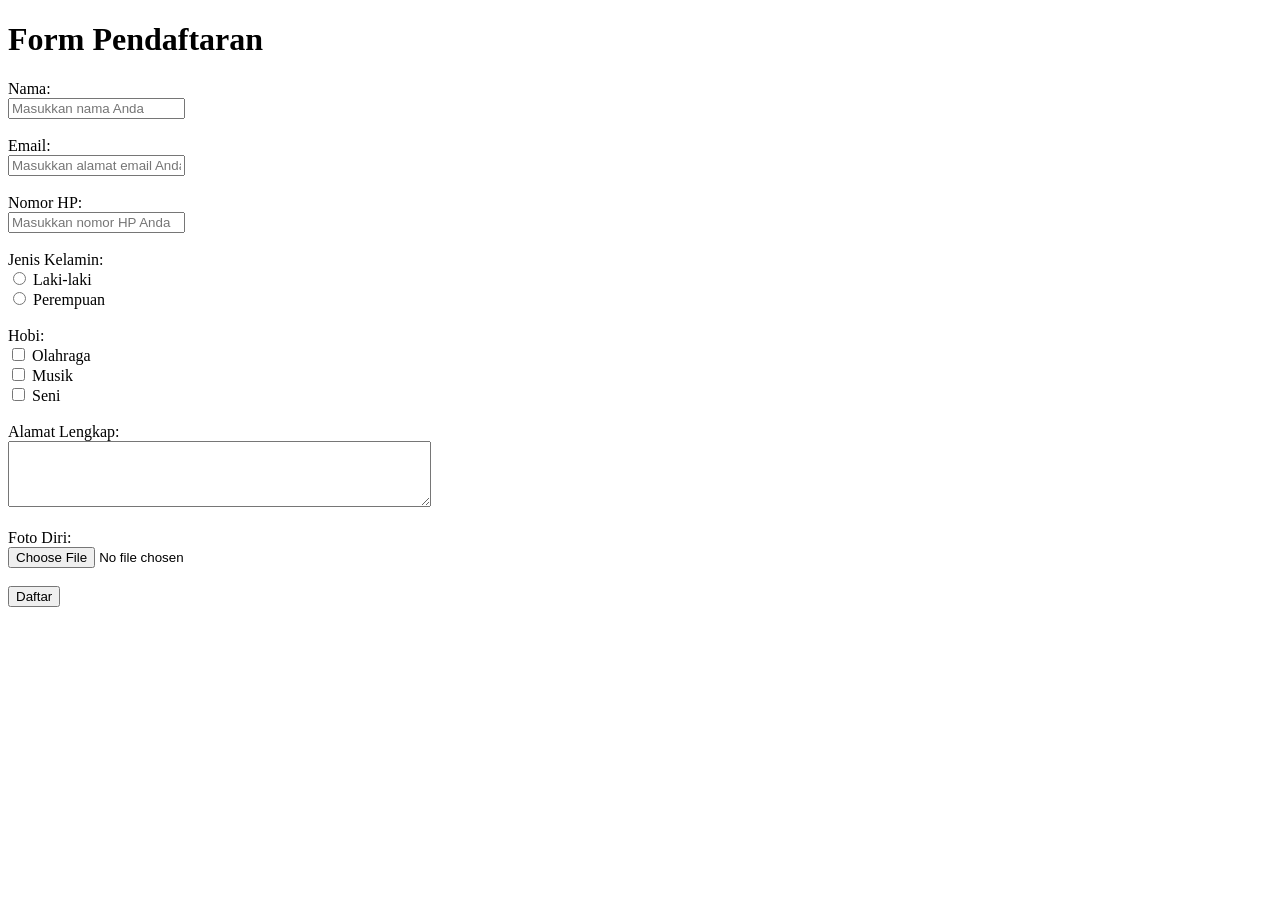
<file: form.html>
<!DOCTYPE html>
<html lang="en">
<head>
<meta charset="UTF-8">
<meta name="viewport" content="width=device-width, initial-scale=1.0">
<title>Form Pendaftaran</title>
</head>
<body>

<h1>Form Pendaftaran</h1>
<form action="proses_pendaftaran.php" method="post" enctype="multipart/form-data">
    <label for="nama">Nama:</label><br>
    <input type="text" id="nama" name="nama" placeholder="Masukkan nama Anda"><br><br>
 
    <label for="email">Email:</label><br>
    <input type="email" id="email" name="email" placeholder="Masukkan alamat email Anda"><br><br>
    
    <label for="nomor_hp">Nomor HP:</label><br>
    <input type="text" id="nomor_hp" name="nomor_hp" placeholder="Masukkan nomor HP Anda"><br><br>
    
    <label>Jenis Kelamin:</label><br>
    <input type="radio" id="laki_laki" name="jenis_kelamin" value="Laki-laki">
    <label for="laki_laki">Laki-laki</label><br>
    <input type="radio" id="perempuan" name="jenis_kelamin" value="Perempuan">
    <label for="perempuan">Perempuan</label><br><br>
    
    <label>Hobi:</label><br>
    <input type="checkbox" id="olahraga" name="hobi" value="Olahraga">
    <label for="olahraga">Olahraga</label><br>
    <input type="checkbox" id="musik" name="hobi" value="Musik">
    <label for="musik">Musik</label><br>
    <input type="checkbox" id="seni" name="hobi" value="Seni">
    <label for="seni">Seni</label><br><br>
    
    <label for="alamat">Alamat Lengkap:</label><br>
    <textarea id="alamat" name="alamat" rows="4" cols="50"></textarea><br><br>
    
    <label for="foto">Foto Diri:</label><br>
    <input type="file" id="foto" name="foto"><br><br>
    
    <input type="submit" value="Daftar">
</form>

</body>
</html>

<script>
    // Ambil elemen-elemen yang dibutuhkan
    const carousel = document.querySelector('.carousel');
    const slides = carousel.querySelectorAll('.carousel-slide');
    const prevBtn = document.getElementById('prevBtn');
    const nextBtn = document.getElementById('nextBtn');

    let currentIndex = 0;

    // Fungsi untuk menampilkan slide berdasarkan indeks
    function showSlide(index) {
        // Sembunyikan semua slide
        slides.forEach(slide => {
            slide.style.display = 'none';
        });

        // Tampilkan slide yang dipilih
        slides[index].style.display = 'block';
    }

    // Tampilkan slide pertama saat halaman dimuat
    showSlide(currentIndex);

    // Event listener untuk tombol "Previous"
    prevBtn.addEventListener('click', () => {
        currentIndex = (currentIndex - 1 + slides.length) % slides.length;
        showSlide(currentIndex);
    });

    // Event listener untuk tombol "Next"
    nextBtn.addEventListener('click', () => {
        currentIndex = (currentIndex + 1) % slides.length;
        showSlide(currentIndex);
    });
</script>
</file>
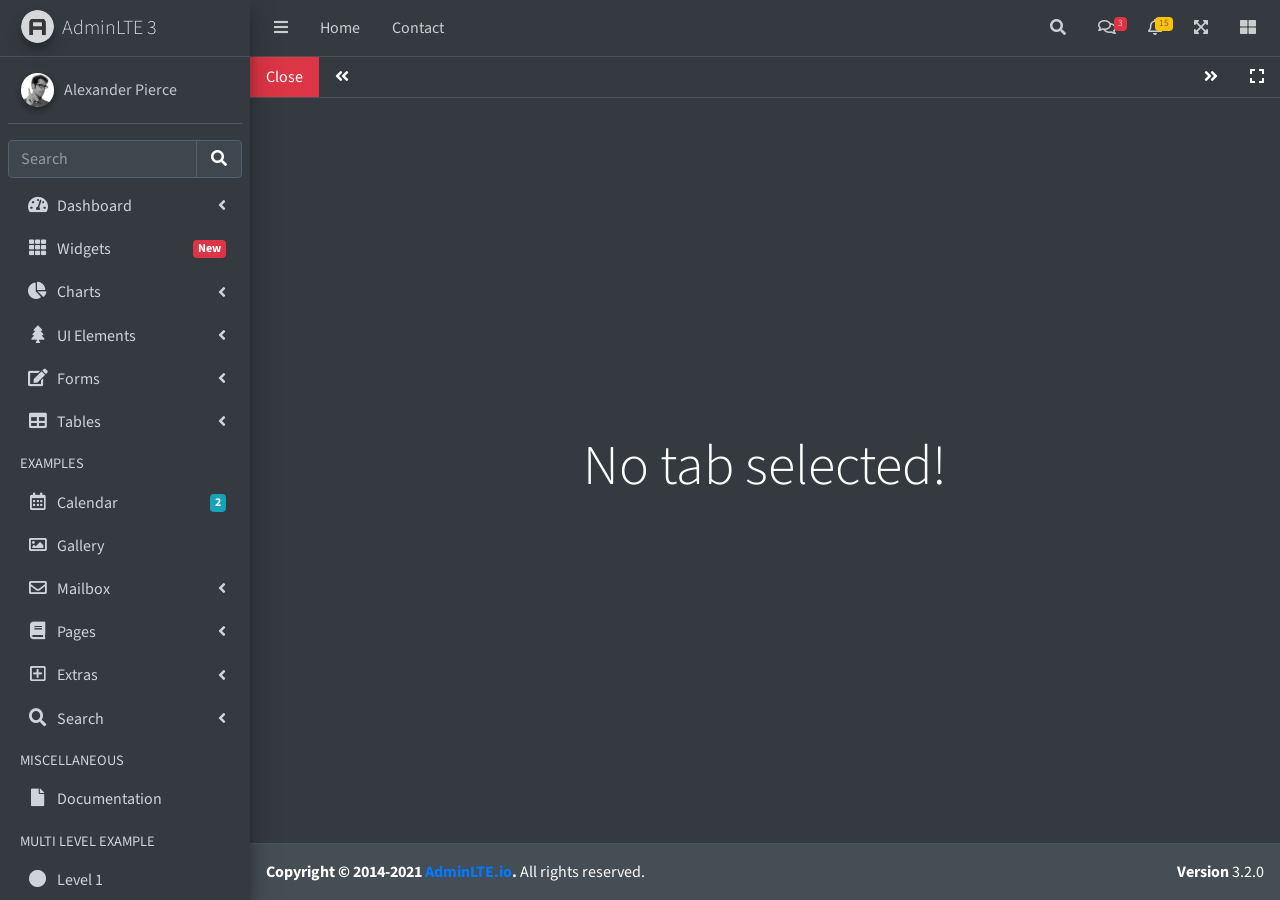
<file: iframe-dark.html>
<!DOCTYPE html>
<html lang="en">
<head>
  <meta charset="utf-8">
  <meta name="viewport" content="width=device-width, initial-scale=1">
  <title>AdminLTE 3 | Tabbed IFrames</title>

  <!-- Google Font: Source Sans Pro -->
  <link rel="stylesheet" href="https://fonts.googleapis.com/css?family=Source+Sans+Pro:300,400,400i,700&display=fallback">
  <!-- Font Awesome -->
  <link rel="stylesheet" href="plugins/fontawesome-free/css/all.min.css">
  <!-- Theme style -->
  <link rel="stylesheet" href="dist/css/adminlte.min.css">
  <!-- overlayScrollbars -->
  <link rel="stylesheet" href="plugins/overlayScrollbars/css/OverlayScrollbars.min.css">
</head>
<body class="hold-transition sidebar-mini layout-fixed dark-mode" data-panel-auto-height-mode="height">
<div class="wrapper">

  <!-- Navbar -->
  <nav class="main-header navbar navbar-expand navbar-dark">
    <!-- Left navbar links -->
    <ul class="navbar-nav">
      <li class="nav-item">
        <a class="nav-link" data-widget="pushmenu" href="#" role="button"><i class="fas fa-bars"></i></a>
      </li>
      <li class="nav-item d-none d-sm-inline-block">
        <a href="index3.html" class="nav-link">Home</a>
      </li>
      <li class="nav-item d-none d-sm-inline-block">
        <a href="#" class="nav-link">Contact</a>
      </li>
    </ul>

    <!-- Right navbar links -->
    <ul class="navbar-nav ml-auto">
      <!-- Navbar Search -->
      <li class="nav-item">
        <a class="nav-link" data-widget="navbar-search" href="#" role="button">
          <i class="fas fa-search"></i>
        </a>
        <div class="navbar-search-block">
          <form class="form-inline">
            <div class="input-group input-group-sm">
              <input class="form-control form-control-navbar" type="search" placeholder="Search" aria-label="Search">
              <div class="input-group-append">
                <button class="btn btn-navbar" type="submit">
                  <i class="fas fa-search"></i>
                </button>
                <button class="btn btn-navbar" type="button" data-widget="navbar-search">
                  <i class="fas fa-times"></i>
                </button>
              </div>
            </div>
          </form>
        </div>
      </li>

      <!-- Messages Dropdown Menu -->
      <li class="nav-item dropdown">
        <a class="nav-link" data-toggle="dropdown" href="#">
          <i class="far fa-comments"></i>
          <span class="badge badge-danger navbar-badge">3</span>
        </a>
        <div class="dropdown-menu dropdown-menu-lg dropdown-menu-right">
          <a href="#" class="dropdown-item">
            <!-- Message Start -->
            <div class="media">
              <img src="dist/img/user1-128x128.jpg" alt="User Avatar" class="img-size-50 mr-3 img-circle">
              <div class="media-body">
                <h3 class="dropdown-item-title">
                  Brad Diesel
                  <span class="float-right text-sm text-danger"><i class="fas fa-star"></i></span>
                </h3>
                <p class="text-sm">Call me whenever you can...</p>
                <p class="text-sm text-muted"><i class="far fa-clock mr-1"></i> 4 Hours Ago</p>
              </div>
            </div>
            <!-- Message End -->
          </a>
          <div class="dropdown-divider"></div>
          <a href="#" class="dropdown-item">
            <!-- Message Start -->
            <div class="media">
              <img src="dist/img/user8-128x128.jpg" alt="User Avatar" class="img-size-50 img-circle mr-3">
              <div class="media-body">
                <h3 class="dropdown-item-title">
                  John Pierce
                  <span class="float-right text-sm text-muted"><i class="fas fa-star"></i></span>
                </h3>
                <p class="text-sm">I got your message bro</p>
                <p class="text-sm text-muted"><i class="far fa-clock mr-1"></i> 4 Hours Ago</p>
              </div>
            </div>
            <!-- Message End -->
          </a>
          <div class="dropdown-divider"></div>
          <a href="#" class="dropdown-item">
            <!-- Message Start -->
            <div class="media">
              <img src="dist/img/user3-128x128.jpg" alt="User Avatar" class="img-size-50 img-circle mr-3">
              <div class="media-body">
                <h3 class="dropdown-item-title">
                  Nora Silvester
                  <span class="float-right text-sm text-warning"><i class="fas fa-star"></i></span>
                </h3>
                <p class="text-sm">The subject goes here</p>
                <p class="text-sm text-muted"><i class="far fa-clock mr-1"></i> 4 Hours Ago</p>
              </div>
            </div>
            <!-- Message End -->
          </a>
          <div class="dropdown-divider"></div>
          <a href="#" class="dropdown-item dropdown-footer">See All Messages</a>
        </div>
      </li>
      <!-- Notifications Dropdown Menu -->
      <li class="nav-item dropdown">
        <a class="nav-link" data-toggle="dropdown" href="#">
          <i class="far fa-bell"></i>
          <span class="badge badge-warning navbar-badge">15</span>
        </a>
        <div class="dropdown-menu dropdown-menu-lg dropdown-menu-right">
          <span class="dropdown-item dropdown-header">15 Notifications</span>
          <div class="dropdown-divider"></div>
          <a href="#" class="dropdown-item">
            <i class="fas fa-envelope mr-2"></i> 4 new messages
            <span class="float-right text-muted text-sm">3 mins</span>
          </a>
          <div class="dropdown-divider"></div>
          <a href="#" class="dropdown-item">
            <i class="fas fa-users mr-2"></i> 8 friend requests
            <span class="float-right text-muted text-sm">12 hours</span>
          </a>
          <div class="dropdown-divider"></div>
          <a href="#" class="dropdown-item">
            <i class="fas fa-file mr-2"></i> 3 new reports
            <span class="float-right text-muted text-sm">2 days</span>
          </a>
          <div class="dropdown-divider"></div>
          <a href="#" class="dropdown-item dropdown-footer">See All Notifications</a>
        </div>
      </li>
      <li class="nav-item">
        <a class="nav-link" data-widget="fullscreen" href="#" role="button">
          <i class="fas fa-expand-arrows-alt"></i>
        </a>
      </li>
      <li class="nav-item">
        <a class="nav-link" data-widget="control-sidebar" data-slide="true" href="#" role="button">
          <i class="fas fa-th-large"></i>
        </a>
      </li>
    </ul>
  </nav>
  <!-- /.navbar -->

  <!-- Main Sidebar Container -->
  <aside class="main-sidebar sidebar-dark-primary elevation-4">
    <!-- Brand Logo -->
    <a href="index3.html" class="brand-link">
      <img src="dist/img/AdminLTELogo.png" alt="AdminLTE Logo" class="brand-image img-circle elevation-3" style="opacity: .8">
      <span class="brand-text font-weight-light">AdminLTE 3</span>
    </a>

    <!-- Sidebar -->
    <div class="sidebar">
      <!-- Sidebar user panel (optional) -->
      <div class="user-panel mt-3 pb-3 mb-3 d-flex">
        <div class="image">
          <img src="dist/img/user2-160x160.jpg" class="img-circle elevation-2" alt="User Image">
        </div>
        <div class="info">
          <a href="#" class="d-block">Alexander Pierce</a>
        </div>
      </div>

      <!-- SidebarSearch Form -->
      <div class="form-inline">
        <div class="input-group" data-widget="sidebar-search">
          <input class="form-control form-control-sidebar" type="search" placeholder="Search" aria-label="Search">
          <div class="input-group-append">
            <button class="btn btn-sidebar">
              <i class="fas fa-search fa-fw"></i>
            </button>
          </div>
        </div>
      </div>

      <!-- Sidebar Menu -->
      <nav class="mt-2">
        <ul class="nav nav-pills nav-sidebar flex-column" data-widget="treeview" role="menu" data-accordion="false">
          <!-- Add icons to the links using the .nav-icon class
               with font-awesome or any other icon font library -->
          <li class="nav-item">
            <a href="#" class="nav-link">
              <i class="nav-icon fas fa-tachometer-alt"></i>
              <p>
                Dashboard
                <i class="right fas fa-angle-left"></i>
              </p>
            </a>
            <ul class="nav nav-treeview">
              <li class="nav-item">
                <a href="./index.html" class="nav-link">
                  <i class="far fa-circle nav-icon"></i>
                  <p>Dashboard v1</p>
                </a>
              </li>
              <li class="nav-item">
                <a href="./index2.html" class="nav-link">
                  <i class="far fa-circle nav-icon"></i>
                  <p>Dashboard v2</p>
                </a>
              </li>
              <li class="nav-item">
                <a href="./index3.html" class="nav-link">
                  <i class="far fa-circle nav-icon"></i>
                  <p>Dashboard v3</p>
                </a>
              </li>
            </ul>
          </li>
          <li class="nav-item">
            <a href="pages/widgets.html" class="nav-link">
              <i class="nav-icon fas fa-th"></i>
              <p>
                Widgets
                <span class="right badge badge-danger">New</span>
              </p>
            </a>
          </li>
          <li class="nav-item">
            <a href="#" class="nav-link">
              <i class="nav-icon fas fa-chart-pie"></i>
              <p>
                Charts
                <i class="right fas fa-angle-left"></i>
              </p>
            </a>
            <ul class="nav nav-treeview">
              <li class="nav-item">
                <a href="pages/charts/chartjs.html" class="nav-link">
                  <i class="far fa-circle nav-icon"></i>
                  <p>ChartJS</p>
                </a>
              </li>
              <li class="nav-item">
                <a href="pages/charts/flot.html" class="nav-link">
                  <i class="far fa-circle nav-icon"></i>
                  <p>Flot</p>
                </a>
              </li>
              <li class="nav-item">
                <a href="pages/charts/inline.html" class="nav-link">
                  <i class="far fa-circle nav-icon"></i>
                  <p>Inline</p>
                </a>
              </li>
            </ul>
          </li>
          <li class="nav-item">
            <a href="#" class="nav-link">
              <i class="nav-icon fas fa-tree"></i>
              <p>
                UI Elements
                <i class="fas fa-angle-left right"></i>
              </p>
            </a>
            <ul class="nav nav-treeview">
              <li class="nav-item">
                <a href="pages/UI/general.html" class="nav-link">
                  <i class="far fa-circle nav-icon"></i>
                  <p>General</p>
                </a>
              </li>
              <li class="nav-item">
                <a href="pages/UI/icons.html" class="nav-link">
                  <i class="far fa-circle nav-icon"></i>
                  <p>Icons</p>
                </a>
              </li>
              <li class="nav-item">
                <a href="pages/UI/buttons.html" class="nav-link">
                  <i class="far fa-circle nav-icon"></i>
                  <p>Buttons</p>
                </a>
              </li>
              <li class="nav-item">
                <a href="pages/UI/sliders.html" class="nav-link">
                  <i class="far fa-circle nav-icon"></i>
                  <p>Sliders</p>
                </a>
              </li>
              <li class="nav-item">
                <a href="pages/UI/modals.html" class="nav-link">
                  <i class="far fa-circle nav-icon"></i>
                  <p>Modals & Alerts</p>
                </a>
              </li>
              <li class="nav-item">
                <a href="pages/UI/navbar.html" class="nav-link">
                  <i class="far fa-circle nav-icon"></i>
                  <p>Navbar & Tabs</p>
                </a>
              </li>
              <li class="nav-item">
                <a href="pages/UI/timeline.html" class="nav-link">
                  <i class="far fa-circle nav-icon"></i>
                  <p>Timeline</p>
                </a>
              </li>
              <li class="nav-item">
                <a href="pages/UI/ribbons.html" class="nav-link">
                  <i class="far fa-circle nav-icon"></i>
                  <p>Ribbons</p>
                </a>
              </li>
            </ul>
          </li>
          <li class="nav-item">
            <a href="#" class="nav-link">
              <i class="nav-icon fas fa-edit"></i>
              <p>
                Forms
                <i class="fas fa-angle-left right"></i>
              </p>
            </a>
            <ul class="nav nav-treeview">
              <li class="nav-item">
                <a href="pages/forms/general.html" class="nav-link">
                  <i class="far fa-circle nav-icon"></i>
                  <p>General Elements</p>
                </a>
              </li>
              <li class="nav-item">
                <a href="pages/forms/advanced.html" class="nav-link">
                  <i class="far fa-circle nav-icon"></i>
                  <p>Advanced Elements</p>
                </a>
              </li>
              <li class="nav-item">
                <a href="pages/forms/editors.html" class="nav-link">
                  <i class="far fa-circle nav-icon"></i>
                  <p>Editors</p>
                </a>
              </li>
              <li class="nav-item">
                <a href="pages/forms/validation.html" class="nav-link">
                  <i class="far fa-circle nav-icon"></i>
                  <p>Validation</p>
                </a>
              </li>
            </ul>
          </li>
          <li class="nav-item">
            <a href="#" class="nav-link">
              <i class="nav-icon fas fa-table"></i>
              <p>
                Tables
                <i class="fas fa-angle-left right"></i>
              </p>
            </a>
            <ul class="nav nav-treeview">
              <li class="nav-item">
                <a href="pages/tables/simple.html" class="nav-link">
                  <i class="far fa-circle nav-icon"></i>
                  <p>Simple Tables</p>
                </a>
              </li>
              <li class="nav-item">
                <a href="pages/tables/data.html" class="nav-link">
                  <i class="far fa-circle nav-icon"></i>
                  <p>DataTables</p>
                </a>
              </li>
              <li class="nav-item">
                <a href="pages/tables/jsgrid.html" class="nav-link">
                  <i class="far fa-circle nav-icon"></i>
                  <p>jsGrid</p>
                </a>
              </li>
            </ul>
          </li>
          <li class="nav-header">EXAMPLES</li>
          <li class="nav-item">
            <a href="pages/calendar.html" class="nav-link">
              <i class="nav-icon far fa-calendar-alt"></i>
              <p>
                Calendar
                <span class="badge badge-info right">2</span>
              </p>
            </a>
          </li>
          <li class="nav-item">
            <a href="pages/gallery.html" class="nav-link">
              <i class="nav-icon far fa-image"></i>
              <p>
                Gallery
              </p>
            </a>
          </li>
          <li class="nav-item">
            <a href="#" class="nav-link">
              <i class="nav-icon far fa-envelope"></i>
              <p>
                Mailbox
                <i class="fas fa-angle-left right"></i>
              </p>
            </a>
            <ul class="nav nav-treeview">
              <li class="nav-item">
                <a href="pages/mailbox/mailbox.html" class="nav-link">
                  <i class="far fa-circle nav-icon"></i>
                  <p>Inbox</p>
                </a>
              </li>
              <li class="nav-item">
                <a href="pages/mailbox/compose.html" class="nav-link">
                  <i class="far fa-circle nav-icon"></i>
                  <p>Compose</p>
                </a>
              </li>
              <li class="nav-item">
                <a href="pages/mailbox/read-mail.html" class="nav-link">
                  <i class="far fa-circle nav-icon"></i>
                  <p>Read</p>
                </a>
              </li>
            </ul>
          </li>
          <li class="nav-item">
            <a href="#" class="nav-link">
              <i class="nav-icon fas fa-book"></i>
              <p>
                Pages
                <i class="fas fa-angle-left right"></i>
              </p>
            </a>
            <ul class="nav nav-treeview">
              <li class="nav-item">
                <a href="pages/examples/invoice.html" class="nav-link">
                  <i class="far fa-circle nav-icon"></i>
                  <p>Invoice</p>
                </a>
              </li>
              <li class="nav-item">
                <a href="pages/examples/profile.html" class="nav-link">
                  <i class="far fa-circle nav-icon"></i>
                  <p>Profile</p>
                </a>
              </li>
              <li class="nav-item">
                <a href="pages/examples/e-commerce.html" class="nav-link">
                  <i class="far fa-circle nav-icon"></i>
                  <p>E-commerce</p>
                </a>
              </li>
              <li class="nav-item">
                <a href="pages/examples/projects.html" class="nav-link">
                  <i class="far fa-circle nav-icon"></i>
                  <p>Projects</p>
                </a>
              </li>
              <li class="nav-item">
                <a href="pages/examples/project-add.html" class="nav-link">
                  <i class="far fa-circle nav-icon"></i>
                  <p>Project Add</p>
                </a>
              </li>
              <li class="nav-item">
                <a href="pages/examples/project-edit.html" class="nav-link">
                  <i class="far fa-circle nav-icon"></i>
                  <p>Project Edit</p>
                </a>
              </li>
              <li class="nav-item">
                <a href="pages/examples/project-detail.html" class="nav-link">
                  <i class="far fa-circle nav-icon"></i>
                  <p>Project Detail</p>
                </a>
              </li>
              <li class="nav-item">
                <a href="pages/examples/contacts.html" class="nav-link">
                  <i class="far fa-circle nav-icon"></i>
                  <p>Contacts</p>
                </a>
              </li>
              <li class="nav-item">
                <a href="pages/examples/faq.html" class="nav-link">
                  <i class="far fa-circle nav-icon"></i>
                  <p>FAQ</p>
                </a>
              </li>
              <li class="nav-item">
                <a href="pages/examples/contact-us.html" class="nav-link">
                  <i class="far fa-circle nav-icon"></i>
                  <p>Contact us</p>
                </a>
              </li>
            </ul>
          </li>
          <li class="nav-item">
            <a href="#" class="nav-link">
              <i class="nav-icon far fa-plus-square"></i>
              <p>
                Extras
                <i class="fas fa-angle-left right"></i>
              </p>
            </a>
            <ul class="nav nav-treeview">
              <li class="nav-item">
                <a href="#" class="nav-link">
                  <i class="far fa-circle nav-icon"></i>
                  <p>
                    Login & Register v1
                    <i class="fas fa-angle-left right"></i>
                  </p>
                </a>
                <ul class="nav nav-treeview">
                  <li class="nav-item">
                    <a href="pages/examples/login.html" class="nav-link">
                      <i class="far fa-circle nav-icon"></i>
                      <p>Login v1</p>
                    </a>
                  </li>
                  <li class="nav-item">
                    <a href="pages/examples/register.html" class="nav-link">
                      <i class="far fa-circle nav-icon"></i>
                      <p>Register v1</p>
                    </a>
                  </li>
                  <li class="nav-item">
                    <a href="pages/examples/forgot-password.html" class="nav-link">
                      <i class="far fa-circle nav-icon"></i>
                      <p>Forgot Password v1</p>
                    </a>
                  </li>
                  <li class="nav-item">
                    <a href="pages/examples/recover-password.html" class="nav-link">
                      <i class="far fa-circle nav-icon"></i>
                      <p>Recover Password v1</p>
                    </a>
                  </li>
                </ul>
              </li>
              <li class="nav-item">
                <a href="#" class="nav-link">
                  <i class="far fa-circle nav-icon"></i>
                  <p>
                    Login & Register v2
                    <i class="fas fa-angle-left right"></i>
                  </p>
                </a>
                <ul class="nav nav-treeview">
                  <li class="nav-item">
                    <a href="pages/examples/login-v2.html" class="nav-link">
                      <i class="far fa-circle nav-icon"></i>
                      <p>Login v2</p>
                    </a>
                  </li>
                  <li class="nav-item">
                    <a href="pages/examples/register-v2.html" class="nav-link">
                      <i class="far fa-circle nav-icon"></i>
                      <p>Register v2</p>
                    </a>
                  </li>
                  <li class="nav-item">
                    <a href="pages/examples/forgot-password-v2.html" class="nav-link">
                      <i class="far fa-circle nav-icon"></i>
                      <p>Forgot Password v2</p>
                    </a>
                  </li>
                  <li class="nav-item">
                    <a href="pages/examples/recover-password-v2.html" class="nav-link">
                      <i class="far fa-circle nav-icon"></i>
                      <p>Recover Password v2</p>
                    </a>
                  </li>
                </ul>
              </li>
              <li class="nav-item">
                <a href="pages/examples/lockscreen.html" class="nav-link">
                  <i class="far fa-circle nav-icon"></i>
                  <p>Lockscreen</p>
                </a>
              </li>
              <li class="nav-item">
                <a href="pages/examples/legacy-user-menu.html" class="nav-link">
                  <i class="far fa-circle nav-icon"></i>
                  <p>Legacy User Menu</p>
                </a>
              </li>
              <li class="nav-item">
                <a href="pages/examples/language-menu.html" class="nav-link">
                  <i class="far fa-circle nav-icon"></i>
                  <p>Language Menu</p>
                </a>
              </li>
              <li class="nav-item">
                <a href="pages/examples/404.html" class="nav-link">
                  <i class="far fa-circle nav-icon"></i>
                  <p>Error 404</p>
                </a>
              </li>
              <li class="nav-item">
                <a href="pages/examples/500.html" class="nav-link">
                  <i class="far fa-circle nav-icon"></i>
                  <p>Error 500</p>
                </a>
              </li>
              <li class="nav-item">
                <a href="pages/examples/pace.html" class="nav-link">
                  <i class="far fa-circle nav-icon"></i>
                  <p>Pace</p>
                </a>
              </li>
              <li class="nav-item">
                <a href="pages/examples/blank.html" class="nav-link">
                  <i class="far fa-circle nav-icon"></i>
                  <p>Blank Page</p>
                </a>
              </li>
              <li class="nav-item">
                <a href="starter.html" class="nav-link">
                  <i class="far fa-circle nav-icon"></i>
                  <p>Starter Page</p>
                </a>
              </li>
            </ul>
          </li>
          <li class="nav-item">
            <a href="#" class="nav-link">
              <i class="nav-icon fas fa-search"></i>
              <p>
                Search
                <i class="fas fa-angle-left right"></i>
              </p>
            </a>
            <ul class="nav nav-treeview">
              <li class="nav-item">
                <a href="pages/search/simple.html" class="nav-link">
                  <i class="far fa-circle nav-icon"></i>
                  <p>Simple Search</p>
                </a>
              </li>
              <li class="nav-item">
                <a href="pages/search/enhanced.html" class="nav-link">
                  <i class="far fa-circle nav-icon"></i>
                  <p>Enhanced</p>
                </a>
              </li>
            </ul>
          </li>
          <li class="nav-header">MISCELLANEOUS</li>
          <li class="nav-item">
            <a href="https://adminlte.io/docs/3.1/" class="nav-link">
              <i class="nav-icon fas fa-file"></i>
              <p>Documentation</p>
            </a>
          </li>
          <li class="nav-header">MULTI LEVEL EXAMPLE</li>
          <li class="nav-item">
            <a href="#" class="nav-link">
              <i class="fas fa-circle nav-icon"></i>
              <p>Level 1</p>
            </a>
          </li>
          <li class="nav-item">
            <a href="#" class="nav-link">
              <i class="nav-icon fas fa-circle"></i>
              <p>
                Level 1
                <i class="right fas fa-angle-left"></i>
              </p>
            </a>
            <ul class="nav nav-treeview">
              <li class="nav-item">
                <a href="#" class="nav-link">
                  <i class="far fa-circle nav-icon"></i>
                  <p>Level 2</p>
                </a>
              </li>
              <li class="nav-item">
                <a href="#" class="nav-link">
                  <i class="far fa-circle nav-icon"></i>
                  <p>
                    Level 2
                    <i class="right fas fa-angle-left"></i>
                  </p>
                </a>
                <ul class="nav nav-treeview">
                  <li class="nav-item">
                    <a href="#" class="nav-link">
                      <i class="far fa-dot-circle nav-icon"></i>
                      <p>Level 3</p>
                    </a>
                  </li>
                  <li class="nav-item">
                    <a href="#" class="nav-link">
                      <i class="far fa-dot-circle nav-icon"></i>
                      <p>Level 3</p>
                    </a>
                  </li>
                  <li class="nav-item">
                    <a href="#" class="nav-link">
                      <i class="far fa-dot-circle nav-icon"></i>
                      <p>Level 3</p>
                    </a>
                  </li>
                </ul>
              </li>
              <li class="nav-item">
                <a href="#" class="nav-link">
                  <i class="far fa-circle nav-icon"></i>
                  <p>Level 2</p>
                </a>
              </li>
            </ul>
          </li>
          <li class="nav-item">
            <a href="#" class="nav-link">
              <i class="fas fa-circle nav-icon"></i>
              <p>Level 1</p>
            </a>
          </li>
          <li class="nav-header">LABELS</li>
          <li class="nav-item">
            <a href="#" class="nav-link">
              <i class="nav-icon far fa-circle text-danger"></i>
              <p class="text">Important</p>
            </a>
          </li>
          <li class="nav-item">
            <a href="#" class="nav-link">
              <i class="nav-icon far fa-circle text-warning"></i>
              <p>Warning</p>
            </a>
          </li>
          <li class="nav-item">
            <a href="#" class="nav-link">
              <i class="nav-icon far fa-circle text-info"></i>
              <p>Informational</p>
            </a>
          </li>
        </ul>
      </nav>
      <!-- /.sidebar-menu -->
    </div>
    <!-- /.sidebar -->
  </aside>

  <!-- Content Wrapper. Contains page content -->
  <div class="content-wrapper iframe-mode bg-dark" data-widget="iframe" data-auto-dark-mode="true" data-loading-screen="750">
    <div class="nav navbar navbar-expand-lg navbar-dark border-bottom border-dark p-0">
      <a class="nav-link bg-danger" href="#" data-widget="iframe-close">Close</a>
      <a class="nav-link bg-dark" href="#" data-widget="iframe-scrollleft"><i class="fas fa-angle-double-left"></i></a>
      <ul class="navbar-nav" role="tablist">
      </ul>
      <a class="nav-link bg-dark" href="#" data-widget="iframe-scrollright"><i class="fas fa-angle-double-right"></i></a>
      <a class="nav-link bg-dark" href="#" data-widget="iframe-fullscreen"><i class="fas fa-expand"></i></a>
    </div>
    <div class="tab-content">
      <div class="tab-empty">
        <h2 class="display-4">No tab selected!</h2>
      </div>
      <div class="tab-loading">
        <div>
          <h2 class="display-4">Tab is loading <i class="fa fa-sync fa-spin"></i></h2>
        </div>
      </div>
    </div>
  </div>
    <!-- /.content-wrapper -->
  <footer class="main-footer dark-mode">
    <strong>Copyright &copy; 2014-2021 <a href="https://adminlte.io">AdminLTE.io</a>.</strong>
    All rights reserved.
    <div class="float-right d-none d-sm-inline-block">
      <b>Version</b> 3.2.0
    </div>
  </footer>

  <!-- Control Sidebar -->
  <aside class="control-sidebar control-sidebar-dark">
    <!-- Control sidebar content goes here -->
  </aside>
  <!-- /.control-sidebar -->
</div>
<!-- ./wrapper -->

<!-- jQuery -->
<script src="plugins/jquery/jquery.min.js"></script>
<!-- jQuery UI 1.11.4 -->
<script src="plugins/jquery-ui/jquery-ui.min.js"></script>
<!-- Resolve conflict in jQuery UI tooltip with Bootstrap tooltip -->
<script>
  $.widget.bridge('uibutton', $.ui.button)
</script>
<!-- Bootstrap 4 -->
<script src="plugins/bootstrap/js/bootstrap.bundle.min.js"></script>
<!-- overlayScrollbars -->
<script src="plugins/overlayScrollbars/js/jquery.overlayScrollbars.min.js"></script>
<!-- AdminLTE App -->
<script src="dist/js/adminlte.js"></script>
<!-- AdminLTE for demo purposes -->
<script src="dist/js/demo.js"></script>
</body>
</html>
</file>
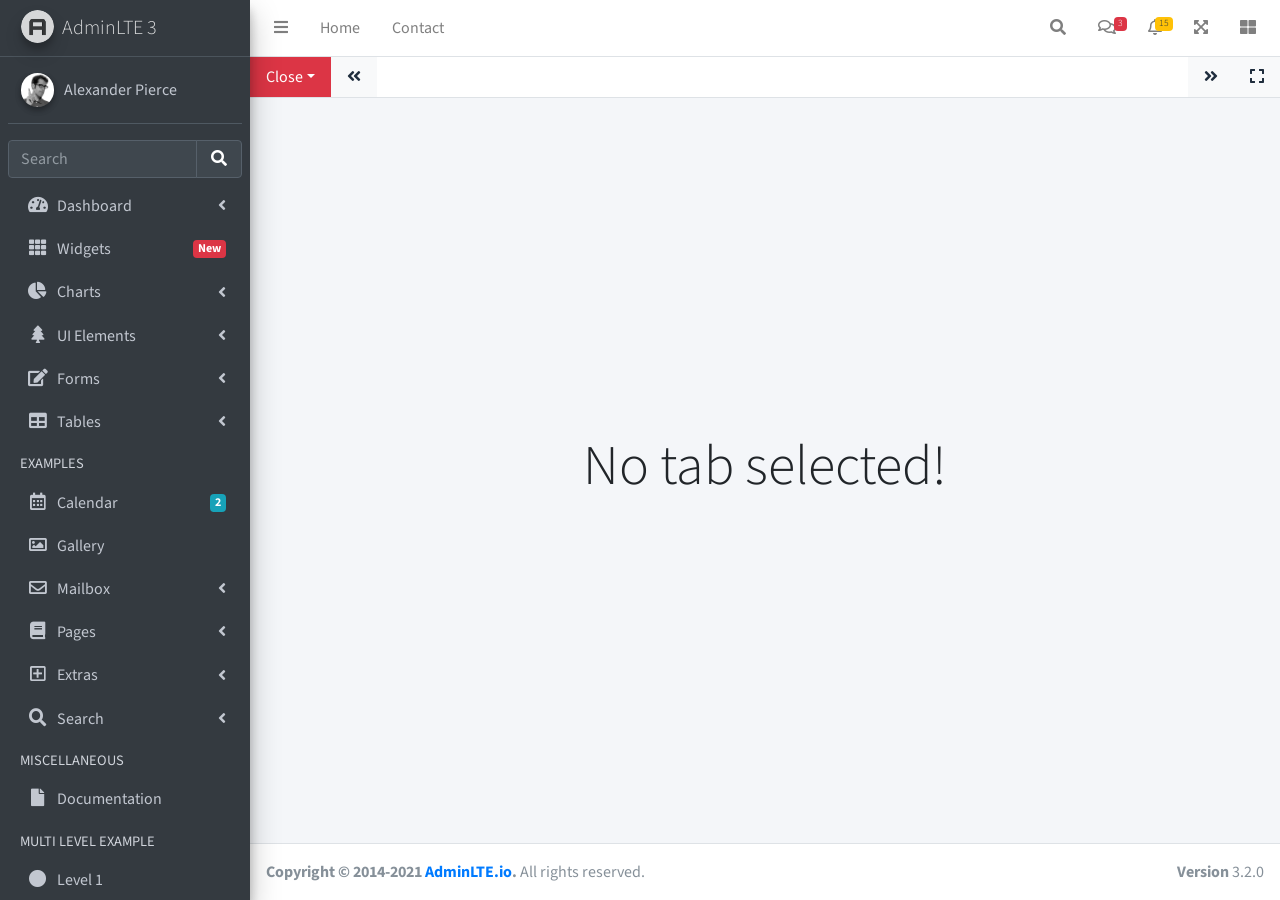
<file: iframe.html>
<!DOCTYPE html>
<html lang="en">
<head>
  <meta charset="utf-8">
  <meta name="viewport" content="width=device-width, initial-scale=1">
  <title>AdminLTE 3 | Tabbed IFrames</title>

  <!-- Google Font: Source Sans Pro -->
  <link rel="stylesheet" href="https://fonts.googleapis.com/css?family=Source+Sans+Pro:300,400,400i,700&display=fallback">
  <!-- Font Awesome -->
  <link rel="stylesheet" href="plugins/fontawesome-free/css/all.min.css">
  <!-- Theme style -->
  <link rel="stylesheet" href="dist/css/adminlte.min.css">
  <!-- overlayScrollbars -->
  <link rel="stylesheet" href="plugins/overlayScrollbars/css/OverlayScrollbars.min.css">
</head>
<body class="hold-transition sidebar-mini layout-fixed" data-panel-auto-height-mode="height">
<div class="wrapper">

  <!-- Navbar -->
  <nav class="main-header navbar navbar-expand navbar-white navbar-light">
    <!-- Left navbar links -->
    <ul class="navbar-nav">
      <li class="nav-item">
        <a class="nav-link" data-widget="pushmenu" href="#" role="button"><i class="fas fa-bars"></i></a>
      </li>
      <li class="nav-item d-none d-sm-inline-block">
        <a href="index3.html" class="nav-link">Home</a>
      </li>
      <li class="nav-item d-none d-sm-inline-block">
        <a href="#" class="nav-link">Contact</a>
      </li>
    </ul>

    <!-- Right navbar links -->
    <ul class="navbar-nav ml-auto">
      <!-- Navbar Search -->
      <li class="nav-item">
        <a class="nav-link" data-widget="navbar-search" href="#" role="button">
          <i class="fas fa-search"></i>
        </a>
        <div class="navbar-search-block">
          <form class="form-inline">
            <div class="input-group input-group-sm">
              <input class="form-control form-control-navbar" type="search" placeholder="Search" aria-label="Search">
              <div class="input-group-append">
                <button class="btn btn-navbar" type="submit">
                  <i class="fas fa-search"></i>
                </button>
                <button class="btn btn-navbar" type="button" data-widget="navbar-search">
                  <i class="fas fa-times"></i>
                </button>
              </div>
            </div>
          </form>
        </div>
      </li>

      <!-- Messages Dropdown Menu -->
      <li class="nav-item dropdown">
        <a class="nav-link" data-toggle="dropdown" href="#">
          <i class="far fa-comments"></i>
          <span class="badge badge-danger navbar-badge">3</span>
        </a>
        <div class="dropdown-menu dropdown-menu-lg dropdown-menu-right">
          <a href="#" class="dropdown-item">
            <!-- Message Start -->
            <div class="media">
              <img src="dist/img/user1-128x128.jpg" alt="User Avatar" class="img-size-50 mr-3 img-circle">
              <div class="media-body">
                <h3 class="dropdown-item-title">
                  Brad Diesel
                  <span class="float-right text-sm text-danger"><i class="fas fa-star"></i></span>
                </h3>
                <p class="text-sm">Call me whenever you can...</p>
                <p class="text-sm text-muted"><i class="far fa-clock mr-1"></i> 4 Hours Ago</p>
              </div>
            </div>
            <!-- Message End -->
          </a>
          <div class="dropdown-divider"></div>
          <a href="#" class="dropdown-item">
            <!-- Message Start -->
            <div class="media">
              <img src="dist/img/user8-128x128.jpg" alt="User Avatar" class="img-size-50 img-circle mr-3">
              <div class="media-body">
                <h3 class="dropdown-item-title">
                  John Pierce
                  <span class="float-right text-sm text-muted"><i class="fas fa-star"></i></span>
                </h3>
                <p class="text-sm">I got your message bro</p>
                <p class="text-sm text-muted"><i class="far fa-clock mr-1"></i> 4 Hours Ago</p>
              </div>
            </div>
            <!-- Message End -->
          </a>
          <div class="dropdown-divider"></div>
          <a href="#" class="dropdown-item">
            <!-- Message Start -->
            <div class="media">
              <img src="dist/img/user3-128x128.jpg" alt="User Avatar" class="img-size-50 img-circle mr-3">
              <div class="media-body">
                <h3 class="dropdown-item-title">
                  Nora Silvester
                  <span class="float-right text-sm text-warning"><i class="fas fa-star"></i></span>
                </h3>
                <p class="text-sm">The subject goes here</p>
                <p class="text-sm text-muted"><i class="far fa-clock mr-1"></i> 4 Hours Ago</p>
              </div>
            </div>
            <!-- Message End -->
          </a>
          <div class="dropdown-divider"></div>
          <a href="#" class="dropdown-item dropdown-footer">See All Messages</a>
        </div>
      </li>
      <!-- Notifications Dropdown Menu -->
      <li class="nav-item dropdown">
        <a class="nav-link" data-toggle="dropdown" href="#">
          <i class="far fa-bell"></i>
          <span class="badge badge-warning navbar-badge">15</span>
        </a>
        <div class="dropdown-menu dropdown-menu-lg dropdown-menu-right">
          <span class="dropdown-item dropdown-header">15 Notifications</span>
          <div class="dropdown-divider"></div>
          <a href="#" class="dropdown-item">
            <i class="fas fa-envelope mr-2"></i> 4 new messages
            <span class="float-right text-muted text-sm">3 mins</span>
          </a>
          <div class="dropdown-divider"></div>
          <a href="#" class="dropdown-item">
            <i class="fas fa-users mr-2"></i> 8 friend requests
            <span class="float-right text-muted text-sm">12 hours</span>
          </a>
          <div class="dropdown-divider"></div>
          <a href="#" class="dropdown-item">
            <i class="fas fa-file mr-2"></i> 3 new reports
            <span class="float-right text-muted text-sm">2 days</span>
          </a>
          <div class="dropdown-divider"></div>
          <a href="#" class="dropdown-item dropdown-footer">See All Notifications</a>
        </div>
      </li>
      <li class="nav-item">
        <a class="nav-link" data-widget="fullscreen" href="#" role="button">
          <i class="fas fa-expand-arrows-alt"></i>
        </a>
      </li>
      <li class="nav-item">
        <a class="nav-link" data-widget="control-sidebar" data-slide="true" href="#" role="button">
          <i class="fas fa-th-large"></i>
        </a>
      </li>
    </ul>
  </nav>
  <!-- /.navbar -->

  <!-- Main Sidebar Container -->
  <aside class="main-sidebar sidebar-dark-primary elevation-4">
    <!-- Brand Logo -->
    <a href="index3.html" class="brand-link">
      <img src="dist/img/AdminLTELogo.png" alt="AdminLTE Logo" class="brand-image img-circle elevation-3" style="opacity: .8">
      <span class="brand-text font-weight-light">AdminLTE 3</span>
    </a>

    <!-- Sidebar -->
    <div class="sidebar">
      <!-- Sidebar user panel (optional) -->
      <div class="user-panel mt-3 pb-3 mb-3 d-flex">
        <div class="image">
          <img src="dist/img/user2-160x160.jpg" class="img-circle elevation-2" alt="User Image">
        </div>
        <div class="info">
          <a href="#" class="d-block">Alexander Pierce</a>
        </div>
      </div>

      <!-- SidebarSearch Form -->
      <div class="form-inline">
        <div class="input-group" data-widget="sidebar-search">
          <input class="form-control form-control-sidebar" type="search" placeholder="Search" aria-label="Search">
          <div class="input-group-append">
            <button class="btn btn-sidebar">
              <i class="fas fa-search fa-fw"></i>
            </button>
          </div>
        </div>
      </div>

      <!-- Sidebar Menu -->
      <nav class="mt-2">
        <ul class="nav nav-pills nav-sidebar flex-column" data-widget="treeview" role="menu" data-accordion="false">
          <!-- Add icons to the links using the .nav-icon class
               with font-awesome or any other icon font library -->
          <li class="nav-item">
            <a href="#" class="nav-link">
              <i class="nav-icon fas fa-tachometer-alt"></i>
              <p>
                Dashboard
                <i class="right fas fa-angle-left"></i>
              </p>
            </a>
            <ul class="nav nav-treeview">
              <li class="nav-item">
                <a href="./index.html" class="nav-link">
                  <i class="far fa-circle nav-icon"></i>
                  <p>Dashboard v1</p>
                </a>
              </li>
              <li class="nav-item">
                <a href="./index2.html" class="nav-link">
                  <i class="far fa-circle nav-icon"></i>
                  <p>Dashboard v2</p>
                </a>
              </li>
              <li class="nav-item">
                <a href="./index3.html" class="nav-link">
                  <i class="far fa-circle nav-icon"></i>
                  <p>Dashboard v3</p>
                </a>
              </li>
            </ul>
          </li>
          <li class="nav-item">
            <a href="pages/widgets.html" class="nav-link">
              <i class="nav-icon fas fa-th"></i>
              <p>
                Widgets
                <span class="right badge badge-danger">New</span>
              </p>
            </a>
          </li>
          <li class="nav-item">
            <a href="#" class="nav-link">
              <i class="nav-icon fas fa-chart-pie"></i>
              <p>
                Charts
                <i class="right fas fa-angle-left"></i>
              </p>
            </a>
            <ul class="nav nav-treeview">
              <li class="nav-item">
                <a href="pages/charts/chartjs.html" class="nav-link">
                  <i class="far fa-circle nav-icon"></i>
                  <p>ChartJS</p>
                </a>
              </li>
              <li class="nav-item">
                <a href="pages/charts/flot.html" class="nav-link">
                  <i class="far fa-circle nav-icon"></i>
                  <p>Flot</p>
                </a>
              </li>
              <li class="nav-item">
                <a href="pages/charts/inline.html" class="nav-link">
                  <i class="far fa-circle nav-icon"></i>
                  <p>Inline</p>
                </a>
              </li>
            </ul>
          </li>
          <li class="nav-item">
            <a href="#" class="nav-link">
              <i class="nav-icon fas fa-tree"></i>
              <p>
                UI Elements
                <i class="fas fa-angle-left right"></i>
              </p>
            </a>
            <ul class="nav nav-treeview">
              <li class="nav-item">
                <a href="pages/UI/general.html" class="nav-link">
                  <i class="far fa-circle nav-icon"></i>
                  <p>General</p>
                </a>
              </li>
              <li class="nav-item">
                <a href="pages/UI/icons.html" class="nav-link">
                  <i class="far fa-circle nav-icon"></i>
                  <p>Icons</p>
                </a>
              </li>
              <li class="nav-item">
                <a href="pages/UI/buttons.html" class="nav-link">
                  <i class="far fa-circle nav-icon"></i>
                  <p>Buttons</p>
                </a>
              </li>
              <li class="nav-item">
                <a href="pages/UI/sliders.html" class="nav-link">
                  <i class="far fa-circle nav-icon"></i>
                  <p>Sliders</p>
                </a>
              </li>
              <li class="nav-item">
                <a href="pages/UI/modals.html" class="nav-link">
                  <i class="far fa-circle nav-icon"></i>
                  <p>Modals & Alerts</p>
                </a>
              </li>
              <li class="nav-item">
                <a href="pages/UI/navbar.html" class="nav-link">
                  <i class="far fa-circle nav-icon"></i>
                  <p>Navbar & Tabs</p>
                </a>
              </li>
              <li class="nav-item">
                <a href="pages/UI/timeline.html" class="nav-link">
                  <i class="far fa-circle nav-icon"></i>
                  <p>Timeline</p>
                </a>
              </li>
              <li class="nav-item">
                <a href="pages/UI/ribbons.html" class="nav-link">
                  <i class="far fa-circle nav-icon"></i>
                  <p>Ribbons</p>
                </a>
              </li>
            </ul>
          </li>
          <li class="nav-item">
            <a href="#" class="nav-link">
              <i class="nav-icon fas fa-edit"></i>
              <p>
                Forms
                <i class="fas fa-angle-left right"></i>
              </p>
            </a>
            <ul class="nav nav-treeview">
              <li class="nav-item">
                <a href="pages/forms/general.html" class="nav-link">
                  <i class="far fa-circle nav-icon"></i>
                  <p>General Elements</p>
                </a>
              </li>
              <li class="nav-item">
                <a href="pages/forms/advanced.html" class="nav-link">
                  <i class="far fa-circle nav-icon"></i>
                  <p>Advanced Elements</p>
                </a>
              </li>
              <li class="nav-item">
                <a href="pages/forms/editors.html" class="nav-link">
                  <i class="far fa-circle nav-icon"></i>
                  <p>Editors</p>
                </a>
              </li>
              <li class="nav-item">
                <a href="pages/forms/validation.html" class="nav-link">
                  <i class="far fa-circle nav-icon"></i>
                  <p>Validation</p>
                </a>
              </li>
            </ul>
          </li>
          <li class="nav-item">
            <a href="#" class="nav-link">
              <i class="nav-icon fas fa-table"></i>
              <p>
                Tables
                <i class="fas fa-angle-left right"></i>
              </p>
            </a>
            <ul class="nav nav-treeview">
              <li class="nav-item">
                <a href="pages/tables/simple.html" class="nav-link">
                  <i class="far fa-circle nav-icon"></i>
                  <p>Simple Tables</p>
                </a>
              </li>
              <li class="nav-item">
                <a href="pages/tables/data.html" class="nav-link">
                  <i class="far fa-circle nav-icon"></i>
                  <p>DataTables</p>
                </a>
              </li>
              <li class="nav-item">
                <a href="pages/tables/jsgrid.html" class="nav-link">
                  <i class="far fa-circle nav-icon"></i>
                  <p>jsGrid</p>
                </a>
              </li>
            </ul>
          </li>
          <li class="nav-header">EXAMPLES</li>
          <li class="nav-item">
            <a href="pages/calendar.html" class="nav-link">
              <i class="nav-icon far fa-calendar-alt"></i>
              <p>
                Calendar
                <span class="badge badge-info right">2</span>
              </p>
            </a>
          </li>
          <li class="nav-item">
            <a href="pages/gallery.html" class="nav-link">
              <i class="nav-icon far fa-image"></i>
              <p>
                Gallery
              </p>
            </a>
          </li>
          <li class="nav-item">
            <a href="#" class="nav-link">
              <i class="nav-icon far fa-envelope"></i>
              <p>
                Mailbox
                <i class="fas fa-angle-left right"></i>
              </p>
            </a>
            <ul class="nav nav-treeview">
              <li class="nav-item">
                <a href="pages/mailbox/mailbox.html" class="nav-link">
                  <i class="far fa-circle nav-icon"></i>
                  <p>Inbox</p>
                </a>
              </li>
              <li class="nav-item">
                <a href="pages/mailbox/compose.html" class="nav-link">
                  <i class="far fa-circle nav-icon"></i>
                  <p>Compose</p>
                </a>
              </li>
              <li class="nav-item">
                <a href="pages/mailbox/read-mail.html" class="nav-link">
                  <i class="far fa-circle nav-icon"></i>
                  <p>Read</p>
                </a>
              </li>
            </ul>
          </li>
          <li class="nav-item">
            <a href="#" class="nav-link">
              <i class="nav-icon fas fa-book"></i>
              <p>
                Pages
                <i class="fas fa-angle-left right"></i>
              </p>
            </a>
            <ul class="nav nav-treeview">
              <li class="nav-item">
                <a href="pages/examples/invoice.html" class="nav-link">
                  <i class="far fa-circle nav-icon"></i>
                  <p>Invoice</p>
                </a>
              </li>
              <li class="nav-item">
                <a href="pages/examples/profile.html" class="nav-link">
                  <i class="far fa-circle nav-icon"></i>
                  <p>Profile</p>
                </a>
              </li>
              <li class="nav-item">
                <a href="pages/examples/e-commerce.html" class="nav-link">
                  <i class="far fa-circle nav-icon"></i>
                  <p>E-commerce</p>
                </a>
              </li>
              <li class="nav-item">
                <a href="pages/examples/projects.html" class="nav-link">
                  <i class="far fa-circle nav-icon"></i>
                  <p>Projects</p>
                </a>
              </li>
              <li class="nav-item">
                <a href="pages/examples/project-add.html" class="nav-link">
                  <i class="far fa-circle nav-icon"></i>
                  <p>Project Add</p>
                </a>
              </li>
              <li class="nav-item">
                <a href="pages/examples/project-edit.html" class="nav-link">
                  <i class="far fa-circle nav-icon"></i>
                  <p>Project Edit</p>
                </a>
              </li>
              <li class="nav-item">
                <a href="pages/examples/project-detail.html" class="nav-link">
                  <i class="far fa-circle nav-icon"></i>
                  <p>Project Detail</p>
                </a>
              </li>
              <li class="nav-item">
                <a href="pages/examples/contacts.html" class="nav-link">
                  <i class="far fa-circle nav-icon"></i>
                  <p>Contacts</p>
                </a>
              </li>
              <li class="nav-item">
                <a href="pages/examples/faq.html" class="nav-link">
                  <i class="far fa-circle nav-icon"></i>
                  <p>FAQ</p>
                </a>
              </li>
              <li class="nav-item">
                <a href="pages/examples/contact-us.html" class="nav-link">
                  <i class="far fa-circle nav-icon"></i>
                  <p>Contact us</p>
                </a>
              </li>
            </ul>
          </li>
          <li class="nav-item">
            <a href="#" class="nav-link">
              <i class="nav-icon far fa-plus-square"></i>
              <p>
                Extras
                <i class="fas fa-angle-left right"></i>
              </p>
            </a>
            <ul class="nav nav-treeview">
              <li class="nav-item">
                <a href="#" class="nav-link">
                  <i class="far fa-circle nav-icon"></i>
                  <p>
                    Login & Register v1
                    <i class="fas fa-angle-left right"></i>
                  </p>
                </a>
                <ul class="nav nav-treeview">
                  <li class="nav-item">
                    <a href="pages/examples/login.html" class="nav-link">
                      <i class="far fa-circle nav-icon"></i>
                      <p>Login v1</p>
                    </a>
                  </li>
                  <li class="nav-item">
                    <a href="pages/examples/register.html" class="nav-link">
                      <i class="far fa-circle nav-icon"></i>
                      <p>Register v1</p>
                    </a>
                  </li>
                  <li class="nav-item">
                    <a href="pages/examples/forgot-password.html" class="nav-link">
                      <i class="far fa-circle nav-icon"></i>
                      <p>Forgot Password v1</p>
                    </a>
                  </li>
                  <li class="nav-item">
                    <a href="pages/examples/recover-password.html" class="nav-link">
                      <i class="far fa-circle nav-icon"></i>
                      <p>Recover Password v1</p>
                    </a>
                  </li>
                </ul>
              </li>
              <li class="nav-item">
                <a href="#" class="nav-link">
                  <i class="far fa-circle nav-icon"></i>
                  <p>
                    Login & Register v2
                    <i class="fas fa-angle-left right"></i>
                  </p>
                </a>
                <ul class="nav nav-treeview">
                  <li class="nav-item">
                    <a href="pages/examples/login-v2.html" class="nav-link">
                      <i class="far fa-circle nav-icon"></i>
                      <p>Login v2</p>
                    </a>
                  </li>
                  <li class="nav-item">
                    <a href="pages/examples/register-v2.html" class="nav-link">
                      <i class="far fa-circle nav-icon"></i>
                      <p>Register v2</p>
                    </a>
                  </li>
                  <li class="nav-item">
                    <a href="pages/examples/forgot-password-v2.html" class="nav-link">
                      <i class="far fa-circle nav-icon"></i>
                      <p>Forgot Password v2</p>
                    </a>
                  </li>
                  <li class="nav-item">
                    <a href="pages/examples/recover-password-v2.html" class="nav-link">
                      <i class="far fa-circle nav-icon"></i>
                      <p>Recover Password v2</p>
                    </a>
                  </li>
                </ul>
              </li>
              <li class="nav-item">
                <a href="pages/examples/lockscreen.html" class="nav-link">
                  <i class="far fa-circle nav-icon"></i>
                  <p>Lockscreen</p>
                </a>
              </li>
              <li class="nav-item">
                <a href="pages/examples/legacy-user-menu.html" class="nav-link">
                  <i class="far fa-circle nav-icon"></i>
                  <p>Legacy User Menu</p>
                </a>
              </li>
              <li class="nav-item">
                <a href="pages/examples/language-menu.html" class="nav-link">
                  <i class="far fa-circle nav-icon"></i>
                  <p>Language Menu</p>
                </a>
              </li>
              <li class="nav-item">
                <a href="pages/examples/404.html" class="nav-link">
                  <i class="far fa-circle nav-icon"></i>
                  <p>Error 404</p>
                </a>
              </li>
              <li class="nav-item">
                <a href="pages/examples/500.html" class="nav-link">
                  <i class="far fa-circle nav-icon"></i>
                  <p>Error 500</p>
                </a>
              </li>
              <li class="nav-item">
                <a href="pages/examples/pace.html" class="nav-link">
                  <i class="far fa-circle nav-icon"></i>
                  <p>Pace</p>
                </a>
              </li>
              <li class="nav-item">
                <a href="pages/examples/blank.html" class="nav-link">
                  <i class="far fa-circle nav-icon"></i>
                  <p>Blank Page</p>
                </a>
              </li>
              <li class="nav-item">
                <a href="starter.html" class="nav-link">
                  <i class="far fa-circle nav-icon"></i>
                  <p>Starter Page</p>
                </a>
              </li>
            </ul>
          </li>
          <li class="nav-item">
            <a href="#" class="nav-link">
              <i class="nav-icon fas fa-search"></i>
              <p>
                Search
                <i class="fas fa-angle-left right"></i>
              </p>
            </a>
            <ul class="nav nav-treeview">
              <li class="nav-item">
                <a href="pages/search/simple.html" class="nav-link">
                  <i class="far fa-circle nav-icon"></i>
                  <p>Simple Search</p>
                </a>
              </li>
              <li class="nav-item">
                <a href="pages/search/enhanced.html" class="nav-link">
                  <i class="far fa-circle nav-icon"></i>
                  <p>Enhanced</p>
                </a>
              </li>
            </ul>
          </li>
          <li class="nav-header">MISCELLANEOUS</li>
          <li class="nav-item">
            <a href="https://adminlte.io/docs/3.1/" class="nav-link">
              <i class="nav-icon fas fa-file"></i>
              <p>Documentation</p>
            </a>
          </li>
          <li class="nav-header">MULTI LEVEL EXAMPLE</li>
          <li class="nav-item">
            <a href="#" class="nav-link">
              <i class="fas fa-circle nav-icon"></i>
              <p>Level 1</p>
            </a>
          </li>
          <li class="nav-item">
            <a href="#" class="nav-link">
              <i class="nav-icon fas fa-circle"></i>
              <p>
                Level 1
                <i class="right fas fa-angle-left"></i>
              </p>
            </a>
            <ul class="nav nav-treeview">
              <li class="nav-item">
                <a href="#" class="nav-link">
                  <i class="far fa-circle nav-icon"></i>
                  <p>Level 2</p>
                </a>
              </li>
              <li class="nav-item">
                <a href="#" class="nav-link">
                  <i class="far fa-circle nav-icon"></i>
                  <p>
                    Level 2
                    <i class="right fas fa-angle-left"></i>
                  </p>
                </a>
                <ul class="nav nav-treeview">
                  <li class="nav-item">
                    <a href="#" class="nav-link">
                      <i class="far fa-dot-circle nav-icon"></i>
                      <p>Level 3</p>
                    </a>
                  </li>
                  <li class="nav-item">
                    <a href="#" class="nav-link">
                      <i class="far fa-dot-circle nav-icon"></i>
                      <p>Level 3</p>
                    </a>
                  </li>
                  <li class="nav-item">
                    <a href="#" class="nav-link">
                      <i class="far fa-dot-circle nav-icon"></i>
                      <p>Level 3</p>
                    </a>
                  </li>
                </ul>
              </li>
              <li class="nav-item">
                <a href="#" class="nav-link">
                  <i class="far fa-circle nav-icon"></i>
                  <p>Level 2</p>
                </a>
              </li>
            </ul>
          </li>
          <li class="nav-item">
            <a href="#" class="nav-link">
              <i class="fas fa-circle nav-icon"></i>
              <p>Level 1</p>
            </a>
          </li>
          <li class="nav-header">LABELS</li>
          <li class="nav-item">
            <a href="#" class="nav-link">
              <i class="nav-icon far fa-circle text-danger"></i>
              <p class="text">Important</p>
            </a>
          </li>
          <li class="nav-item">
            <a href="#" class="nav-link">
              <i class="nav-icon far fa-circle text-warning"></i>
              <p>Warning</p>
            </a>
          </li>
          <li class="nav-item">
            <a href="#" class="nav-link">
              <i class="nav-icon far fa-circle text-info"></i>
              <p>Informational</p>
            </a>
          </li>
        </ul>
      </nav>
      <!-- /.sidebar-menu -->
    </div>
    <!-- /.sidebar -->
  </aside>

  <!-- Content Wrapper. Contains page content -->
  <div class="content-wrapper iframe-mode" data-widget="iframe" data-loading-screen="750">
    <div class="nav navbar navbar-expand navbar-white navbar-light border-bottom p-0">
      <div class="nav-item dropdown">
        <a class="nav-link bg-danger dropdown-toggle" data-toggle="dropdown" href="#" role="button" aria-haspopup="true" aria-expanded="false">Close</a>
        <div class="dropdown-menu mt-0">
          <a class="dropdown-item" href="#" data-widget="iframe-close" data-type="all">Close All</a>
          <a class="dropdown-item" href="#" data-widget="iframe-close" data-type="all-other">Close All Other</a>
        </div>
      </div>
      <a class="nav-link bg-light" href="#" data-widget="iframe-scrollleft"><i class="fas fa-angle-double-left"></i></a>
      <ul class="navbar-nav overflow-hidden" role="tablist"></ul>
      <a class="nav-link bg-light" href="#" data-widget="iframe-scrollright"><i class="fas fa-angle-double-right"></i></a>
      <a class="nav-link bg-light" href="#" data-widget="iframe-fullscreen"><i class="fas fa-expand"></i></a>
    </div>
    <div class="tab-content">
      <div class="tab-empty">
        <h2 class="display-4">No tab selected!</h2>
      </div>
      <div class="tab-loading">
        <div>
          <h2 class="display-4">Tab is loading <i class="fa fa-sync fa-spin"></i></h2>
        </div>
      </div>
    </div>
  </div>
  <!-- /.content-wrapper -->
  <footer class="main-footer">
    <strong>Copyright &copy; 2014-2021 <a href="https://adminlte.io">AdminLTE.io</a>.</strong>
    All rights reserved.
    <div class="float-right d-none d-sm-inline-block">
      <b>Version</b> 3.2.0
    </div>
  </footer>

  <!-- Control Sidebar -->
  <aside class="control-sidebar control-sidebar-dark">
    <!-- Control sidebar content goes here -->
  </aside>
  <!-- /.control-sidebar -->
</div>
<!-- ./wrapper -->

<!-- jQuery -->
<script src="plugins/jquery/jquery.min.js"></script>
<!-- jQuery UI 1.11.4 -->
<script src="plugins/jquery-ui/jquery-ui.min.js"></script>
<!-- Resolve conflict in jQuery UI tooltip with Bootstrap tooltip -->
<script>
  $.widget.bridge('uibutton', $.ui.button)
</script>
<!-- Bootstrap 4 -->
<script src="plugins/bootstrap/js/bootstrap.bundle.min.js"></script>
<!-- overlayScrollbars -->
<script src="plugins/overlayScrollbars/js/jquery.overlayScrollbars.min.js"></script>
<!-- AdminLTE App -->
<script src="dist/js/adminlte.js"></script>
<!-- AdminLTE for demo purposes -->
<script src="dist/js/demo.js"></script>
</body>
</html>
</file>
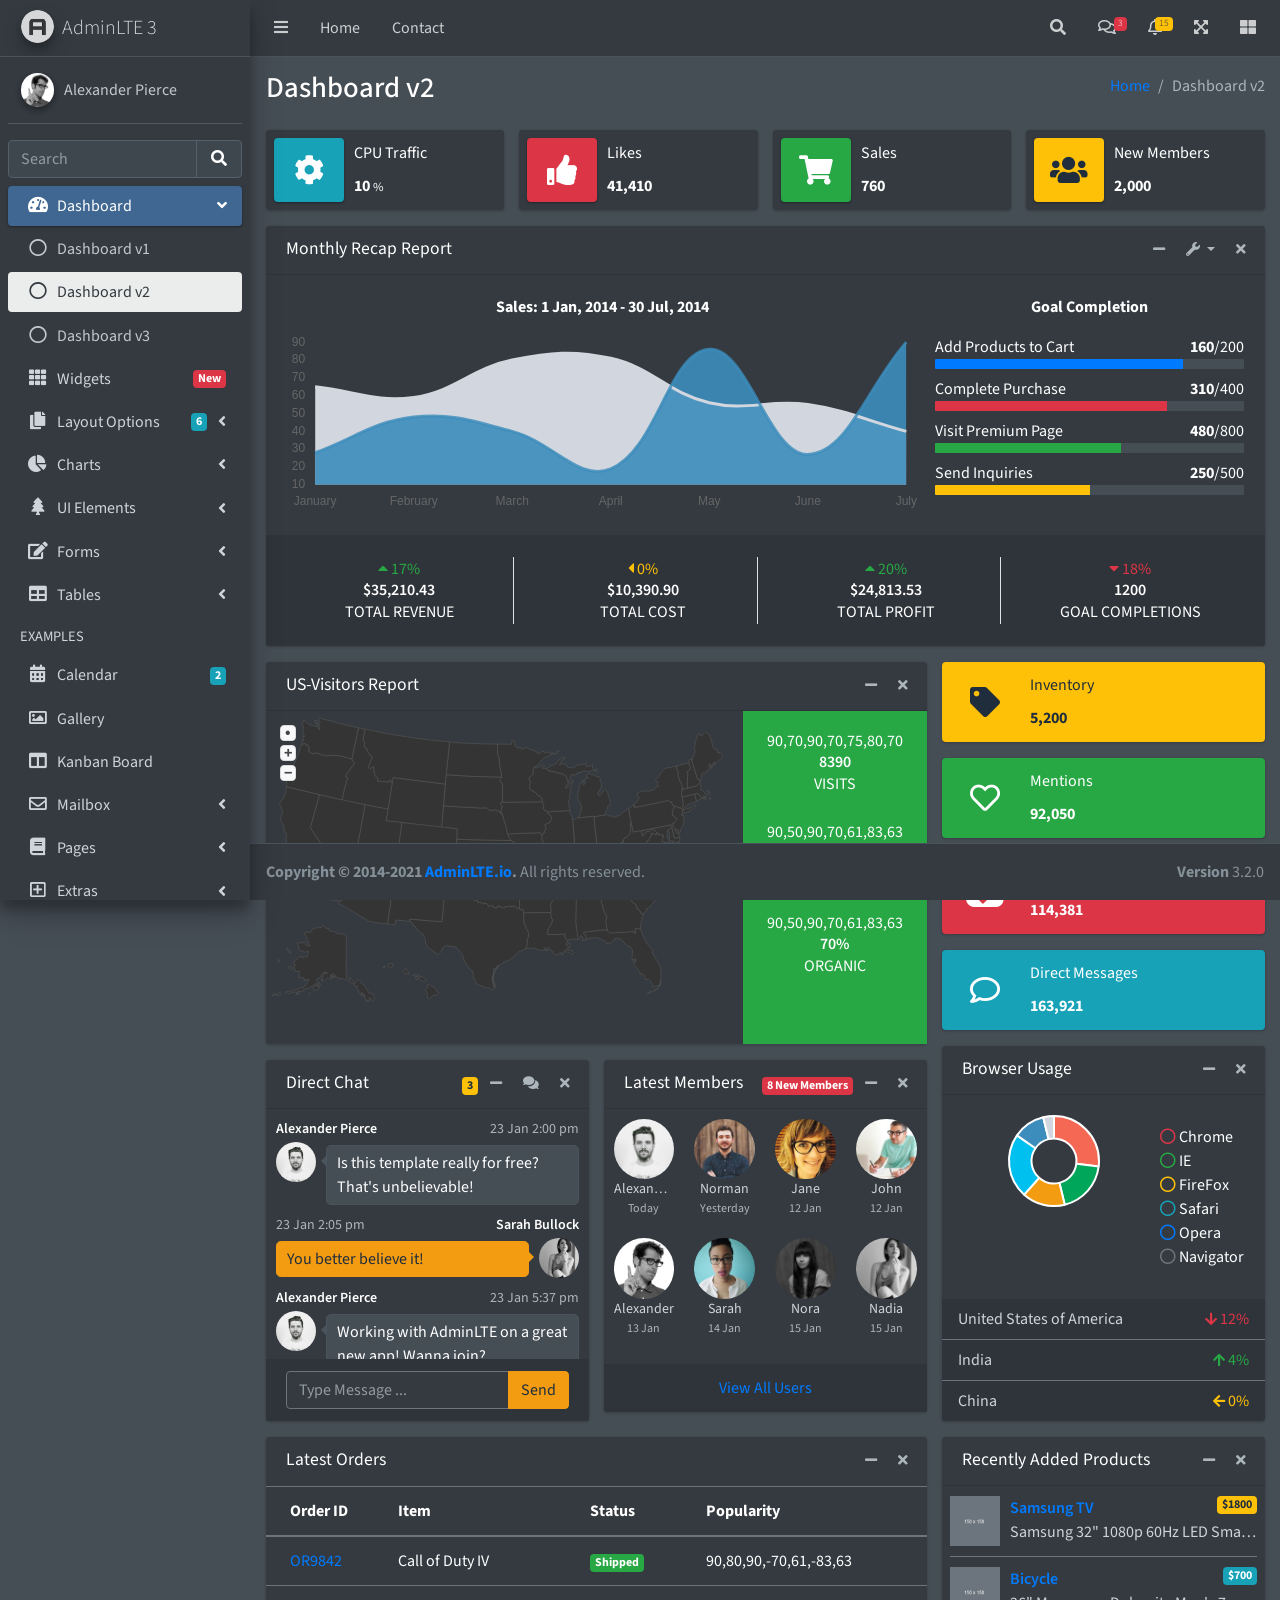
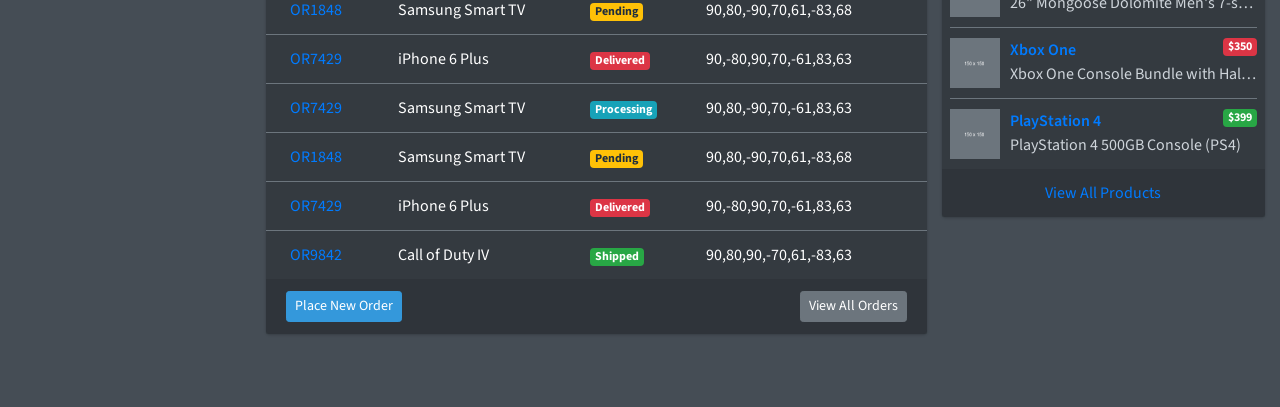
<file: index2.html>
<!DOCTYPE html>
<html lang="en">
<head>
  <meta charset="utf-8">
  <meta name="viewport" content="width=device-width, initial-scale=1">
  <title>AdminLTE 3 | Dashboard 2</title>

  <!-- Google Font: Source Sans Pro -->
  <link rel="stylesheet" href="https://fonts.googleapis.com/css?family=Source+Sans+Pro:300,400,400i,700&display=fallback">
  <!-- Font Awesome Icons -->
  <link rel="stylesheet" href="plugins/fontawesome-free/css/all.min.css">
  <!-- overlayScrollbars -->
  <link rel="stylesheet" href="plugins/overlayScrollbars/css/OverlayScrollbars.min.css">
  <!-- Theme style -->
  <link rel="stylesheet" href="dist/css/adminlte.min.css">
</head>
<body class="hold-transition dark-mode sidebar-mini layout-fixed layout-navbar-fixed layout-footer-fixed">
<div class="wrapper">

  <!-- Preloader -->
  <div class="preloader flex-column justify-content-center align-items-center">
    <img class="animation__wobble" src="dist/img/AdminLTELogo.png" alt="AdminLTELogo" height="60" width="60">
  </div>

  <!-- Navbar -->
  <nav class="main-header navbar navbar-expand navbar-dark">
    <!-- Left navbar links -->
    <ul class="navbar-nav">
      <li class="nav-item">
        <a class="nav-link" data-widget="pushmenu" href="#" role="button"><i class="fas fa-bars"></i></a>
      </li>
      <li class="nav-item d-none d-sm-inline-block">
        <a href="index3.html" class="nav-link">Home</a>
      </li>
      <li class="nav-item d-none d-sm-inline-block">
        <a href="#" class="nav-link">Contact</a>
      </li>
    </ul>

    <!-- Right navbar links -->
    <ul class="navbar-nav ml-auto">
      <!-- Navbar Search -->
      <li class="nav-item">
        <a class="nav-link" data-widget="navbar-search" href="#" role="button">
          <i class="fas fa-search"></i>
        </a>
        <div class="navbar-search-block">
          <form class="form-inline">
            <div class="input-group input-group-sm">
              <input class="form-control form-control-navbar" type="search" placeholder="Search" aria-label="Search">
              <div class="input-group-append">
                <button class="btn btn-navbar" type="submit">
                  <i class="fas fa-search"></i>
                </button>
                <button class="btn btn-navbar" type="button" data-widget="navbar-search">
                  <i class="fas fa-times"></i>
                </button>
              </div>
            </div>
          </form>
        </div>
      </li>

      <!-- Messages Dropdown Menu -->
      <li class="nav-item dropdown">
        <a class="nav-link" data-toggle="dropdown" href="#">
          <i class="far fa-comments"></i>
          <span class="badge badge-danger navbar-badge">3</span>
        </a>
        <div class="dropdown-menu dropdown-menu-lg dropdown-menu-right">
          <a href="#" class="dropdown-item">
            <!-- Message Start -->
            <div class="media">
              <img src="dist/img/user1-128x128.jpg" alt="User Avatar" class="img-size-50 mr-3 img-circle">
              <div class="media-body">
                <h3 class="dropdown-item-title">
                  Brad Diesel
                  <span class="float-right text-sm text-danger"><i class="fas fa-star"></i></span>
                </h3>
                <p class="text-sm">Call me whenever you can...</p>
                <p class="text-sm text-muted"><i class="far fa-clock mr-1"></i> 4 Hours Ago</p>
              </div>
            </div>
            <!-- Message End -->
          </a>
          <div class="dropdown-divider"></div>
          <a href="#" class="dropdown-item">
            <!-- Message Start -->
            <div class="media">
              <img src="dist/img/user8-128x128.jpg" alt="User Avatar" class="img-size-50 img-circle mr-3">
              <div class="media-body">
                <h3 class="dropdown-item-title">
                  John Pierce
                  <span class="float-right text-sm text-muted"><i class="fas fa-star"></i></span>
                </h3>
                <p class="text-sm">I got your message bro</p>
                <p class="text-sm text-muted"><i class="far fa-clock mr-1"></i> 4 Hours Ago</p>
              </div>
            </div>
            <!-- Message End -->
          </a>
          <div class="dropdown-divider"></div>
          <a href="#" class="dropdown-item">
            <!-- Message Start -->
            <div class="media">
              <img src="dist/img/user3-128x128.jpg" alt="User Avatar" class="img-size-50 img-circle mr-3">
              <div class="media-body">
                <h3 class="dropdown-item-title">
                  Nora Silvester
                  <span class="float-right text-sm text-warning"><i class="fas fa-star"></i></span>
                </h3>
                <p class="text-sm">The subject goes here</p>
                <p class="text-sm text-muted"><i class="far fa-clock mr-1"></i> 4 Hours Ago</p>
              </div>
            </div>
            <!-- Message End -->
          </a>
          <div class="dropdown-divider"></div>
          <a href="#" class="dropdown-item dropdown-footer">See All Messages</a>
        </div>
      </li>
      <!-- Notifications Dropdown Menu -->
      <li class="nav-item dropdown">
        <a class="nav-link" data-toggle="dropdown" href="#">
          <i class="far fa-bell"></i>
          <span class="badge badge-warning navbar-badge">15</span>
        </a>
        <div class="dropdown-menu dropdown-menu-lg dropdown-menu-right">
          <span class="dropdown-item dropdown-header">15 Notifications</span>
          <div class="dropdown-divider"></div>
          <a href="#" class="dropdown-item">
            <i class="fas fa-envelope mr-2"></i> 4 new messages
            <span class="float-right text-muted text-sm">3 mins</span>
          </a>
          <div class="dropdown-divider"></div>
          <a href="#" class="dropdown-item">
            <i class="fas fa-users mr-2"></i> 8 friend requests
            <span class="float-right text-muted text-sm">12 hours</span>
          </a>
          <div class="dropdown-divider"></div>
          <a href="#" class="dropdown-item">
            <i class="fas fa-file mr-2"></i> 3 new reports
            <span class="float-right text-muted text-sm">2 days</span>
          </a>
          <div class="dropdown-divider"></div>
          <a href="#" class="dropdown-item dropdown-footer">See All Notifications</a>
        </div>
      </li>
      <li class="nav-item">
        <a class="nav-link" data-widget="fullscreen" href="#" role="button">
          <i class="fas fa-expand-arrows-alt"></i>
        </a>
      </li>
      <li class="nav-item">
        <a class="nav-link" data-widget="control-sidebar" data-slide="true" href="#" role="button">
          <i class="fas fa-th-large"></i>
        </a>
      </li>
    </ul>
  </nav>
  <!-- /.navbar -->

  <!-- Main Sidebar Container -->
  <aside class="main-sidebar sidebar-dark-primary elevation-4">
    <!-- Brand Logo -->
    <a href="index3.html" class="brand-link">
      <img src="dist/img/AdminLTELogo.png" alt="AdminLTE Logo" class="brand-image img-circle elevation-3" style="opacity: .8">
      <span class="brand-text font-weight-light">AdminLTE 3</span>
    </a>

    <!-- Sidebar -->
    <div class="sidebar">
      <!-- Sidebar user panel (optional) -->
      <div class="user-panel mt-3 pb-3 mb-3 d-flex">
        <div class="image">
          <img src="dist/img/user2-160x160.jpg" class="img-circle elevation-2" alt="User Image">
        </div>
        <div class="info">
          <a href="#" class="d-block">Alexander Pierce</a>
        </div>
      </div>

      <!-- SidebarSearch Form -->
      <div class="form-inline">
        <div class="input-group" data-widget="sidebar-search">
          <input class="form-control form-control-sidebar" type="search" placeholder="Search" aria-label="Search">
          <div class="input-group-append">
            <button class="btn btn-sidebar">
              <i class="fas fa-search fa-fw"></i>
            </button>
          </div>
        </div>
      </div>

      <!-- Sidebar Menu -->
      <nav class="mt-2">
        <ul class="nav nav-pills nav-sidebar flex-column" data-widget="treeview" role="menu" data-accordion="false">
          <!-- Add icons to the links using the .nav-icon class
               with font-awesome or any other icon font library -->
          <li class="nav-item menu-open">
            <a href="#" class="nav-link active">
              <i class="nav-icon fas fa-tachometer-alt"></i>
              <p>
                Dashboard
                <i class="right fas fa-angle-left"></i>
              </p>
            </a>
            <ul class="nav nav-treeview">
              <li class="nav-item">
                <a href="./index.html" class="nav-link">
                  <i class="far fa-circle nav-icon"></i>
                  <p>Dashboard v1</p>
                </a>
              </li>
              <li class="nav-item">
                <a href="./index2.html" class="nav-link active">
                  <i class="far fa-circle nav-icon"></i>
                  <p>Dashboard v2</p>
                </a>
              </li>
              <li class="nav-item">
                <a href="./index3.html" class="nav-link">
                  <i class="far fa-circle nav-icon"></i>
                  <p>Dashboard v3</p>
                </a>
              </li>
            </ul>
          </li>
          <li class="nav-item">
            <a href="pages/widgets.html" class="nav-link">
              <i class="nav-icon fas fa-th"></i>
              <p>
                Widgets
                <span class="right badge badge-danger">New</span>
              </p>
            </a>
          </li>
          <li class="nav-item">
            <a href="#" class="nav-link">
              <i class="nav-icon fas fa-copy"></i>
              <p>
                Layout Options
                <i class="fas fa-angle-left right"></i>
                <span class="badge badge-info right">6</span>
              </p>
            </a>
            <ul class="nav nav-treeview">
              <li class="nav-item">
                <a href="pages/layout/top-nav.html" class="nav-link">
                  <i class="far fa-circle nav-icon"></i>
                  <p>Top Navigation</p>
                </a>
              </li>
              <li class="nav-item">
                <a href="pages/layout/top-nav-sidebar.html" class="nav-link">
                  <i class="far fa-circle nav-icon"></i>
                  <p>Top Navigation + Sidebar</p>
                </a>
              </li>
              <li class="nav-item">
                <a href="pages/layout/boxed.html" class="nav-link">
                  <i class="far fa-circle nav-icon"></i>
                  <p>Boxed</p>
                </a>
              </li>
              <li class="nav-item">
                <a href="pages/layout/fixed-sidebar.html" class="nav-link">
                  <i class="far fa-circle nav-icon"></i>
                  <p>Fixed Sidebar</p>
                </a>
              </li>
              <li class="nav-item">
                <a href="pages/layout/fixed-sidebar-custom.html" class="nav-link">
                  <i class="far fa-circle nav-icon"></i>
                  <p>Fixed Sidebar <small>+ Custom Area</small></p>
                </a>
              </li>
              <li class="nav-item">
                <a href="pages/layout/fixed-topnav.html" class="nav-link">
                  <i class="far fa-circle nav-icon"></i>
                  <p>Fixed Navbar</p>
                </a>
              </li>
              <li class="nav-item">
                <a href="pages/layout/fixed-footer.html" class="nav-link">
                  <i class="far fa-circle nav-icon"></i>
                  <p>Fixed Footer</p>
                </a>
              </li>
              <li class="nav-item">
                <a href="pages/layout/collapsed-sidebar.html" class="nav-link">
                  <i class="far fa-circle nav-icon"></i>
                  <p>Collapsed Sidebar</p>
                </a>
              </li>
            </ul>
          </li>
          <li class="nav-item">
            <a href="#" class="nav-link">
              <i class="nav-icon fas fa-chart-pie"></i>
              <p>
                Charts
                <i class="right fas fa-angle-left"></i>
              </p>
            </a>
            <ul class="nav nav-treeview">
              <li class="nav-item">
                <a href="pages/charts/chartjs.html" class="nav-link">
                  <i class="far fa-circle nav-icon"></i>
                  <p>ChartJS</p>
                </a>
              </li>
              <li class="nav-item">
                <a href="pages/charts/flot.html" class="nav-link">
                  <i class="far fa-circle nav-icon"></i>
                  <p>Flot</p>
                </a>
              </li>
              <li class="nav-item">
                <a href="pages/charts/inline.html" class="nav-link">
                  <i class="far fa-circle nav-icon"></i>
                  <p>Inline</p>
                </a>
              </li>
              <li class="nav-item">
                <a href="pages/charts/uplot.html" class="nav-link">
                  <i class="far fa-circle nav-icon"></i>
                  <p>uPlot</p>
                </a>
              </li>
            </ul>
          </li>
          <li class="nav-item">
            <a href="#" class="nav-link">
              <i class="nav-icon fas fa-tree"></i>
              <p>
                UI Elements
                <i class="fas fa-angle-left right"></i>
              </p>
            </a>
            <ul class="nav nav-treeview">
              <li class="nav-item">
                <a href="pages/UI/general.html" class="nav-link">
                  <i class="far fa-circle nav-icon"></i>
                  <p>General</p>
                </a>
              </li>
              <li class="nav-item">
                <a href="pages/UI/icons.html" class="nav-link">
                  <i class="far fa-circle nav-icon"></i>
                  <p>Icons</p>
                </a>
              </li>
              <li class="nav-item">
                <a href="pages/UI/buttons.html" class="nav-link">
                  <i class="far fa-circle nav-icon"></i>
                  <p>Buttons</p>
                </a>
              </li>
              <li class="nav-item">
                <a href="pages/UI/sliders.html" class="nav-link">
                  <i class="far fa-circle nav-icon"></i>
                  <p>Sliders</p>
                </a>
              </li>
              <li class="nav-item">
                <a href="pages/UI/modals.html" class="nav-link">
                  <i class="far fa-circle nav-icon"></i>
                  <p>Modals & Alerts</p>
                </a>
              </li>
              <li class="nav-item">
                <a href="pages/UI/navbar.html" class="nav-link">
                  <i class="far fa-circle nav-icon"></i>
                  <p>Navbar & Tabs</p>
                </a>
              </li>
              <li class="nav-item">
                <a href="pages/UI/timeline.html" class="nav-link">
                  <i class="far fa-circle nav-icon"></i>
                  <p>Timeline</p>
                </a>
              </li>
              <li class="nav-item">
                <a href="pages/UI/ribbons.html" class="nav-link">
                  <i class="far fa-circle nav-icon"></i>
                  <p>Ribbons</p>
                </a>
              </li>
            </ul>
          </li>
          <li class="nav-item">
            <a href="#" class="nav-link">
              <i class="nav-icon fas fa-edit"></i>
              <p>
                Forms
                <i class="fas fa-angle-left right"></i>
              </p>
            </a>
            <ul class="nav nav-treeview">
              <li class="nav-item">
                <a href="pages/forms/general.html" class="nav-link">
                  <i class="far fa-circle nav-icon"></i>
                  <p>General Elements</p>
                </a>
              </li>
              <li class="nav-item">
                <a href="pages/forms/advanced.html" class="nav-link">
                  <i class="far fa-circle nav-icon"></i>
                  <p>Advanced Elements</p>
                </a>
              </li>
              <li class="nav-item">
                <a href="pages/forms/editors.html" class="nav-link">
                  <i class="far fa-circle nav-icon"></i>
                  <p>Editors</p>
                </a>
              </li>
              <li class="nav-item">
                <a href="pages/forms/validation.html" class="nav-link">
                  <i class="far fa-circle nav-icon"></i>
                  <p>Validation</p>
                </a>
              </li>
            </ul>
          </li>
          <li class="nav-item">
            <a href="#" class="nav-link">
              <i class="nav-icon fas fa-table"></i>
              <p>
                Tables
                <i class="fas fa-angle-left right"></i>
              </p>
            </a>
            <ul class="nav nav-treeview">
              <li class="nav-item">
                <a href="pages/tables/simple.html" class="nav-link">
                  <i class="far fa-circle nav-icon"></i>
                  <p>Simple Tables</p>
                </a>
              </li>
              <li class="nav-item">
                <a href="pages/tables/data.html" class="nav-link">
                  <i class="far fa-circle nav-icon"></i>
                  <p>DataTables</p>
                </a>
              </li>
              <li class="nav-item">
                <a href="pages/tables/jsgrid.html" class="nav-link">
                  <i class="far fa-circle nav-icon"></i>
                  <p>jsGrid</p>
                </a>
              </li>
            </ul>
          </li>
          <li class="nav-header">EXAMPLES</li>
          <li class="nav-item">
            <a href="pages/calendar.html" class="nav-link">
              <i class="nav-icon fas fa-calendar-alt"></i>
              <p>
                Calendar
                <span class="badge badge-info right">2</span>
              </p>
            </a>
          </li>
          <li class="nav-item">
            <a href="pages/gallery.html" class="nav-link">
              <i class="nav-icon far fa-image"></i>
              <p>
                Gallery
              </p>
            </a>
          </li>
          <li class="nav-item">
            <a href="pages/kanban.html" class="nav-link">
              <i class="nav-icon fas fa-columns"></i>
              <p>
                Kanban Board
              </p>
            </a>
          </li>
          <li class="nav-item">
            <a href="#" class="nav-link">
              <i class="nav-icon far fa-envelope"></i>
              <p>
                Mailbox
                <i class="fas fa-angle-left right"></i>
              </p>
            </a>
            <ul class="nav nav-treeview">
              <li class="nav-item">
                <a href="pages/mailbox/mailbox.html" class="nav-link">
                  <i class="far fa-circle nav-icon"></i>
                  <p>Inbox</p>
                </a>
              </li>
              <li class="nav-item">
                <a href="pages/mailbox/compose.html" class="nav-link">
                  <i class="far fa-circle nav-icon"></i>
                  <p>Compose</p>
                </a>
              </li>
              <li class="nav-item">
                <a href="pages/mailbox/read-mail.html" class="nav-link">
                  <i class="far fa-circle nav-icon"></i>
                  <p>Read</p>
                </a>
              </li>
            </ul>
          </li>
          <li class="nav-item">
            <a href="#" class="nav-link">
              <i class="nav-icon fas fa-book"></i>
              <p>
                Pages
                <i class="fas fa-angle-left right"></i>
              </p>
            </a>
            <ul class="nav nav-treeview">
              <li class="nav-item">
                <a href="pages/examples/invoice.html" class="nav-link">
                  <i class="far fa-circle nav-icon"></i>
                  <p>Invoice</p>
                </a>
              </li>
              <li class="nav-item">
                <a href="pages/examples/profile.html" class="nav-link">
                  <i class="far fa-circle nav-icon"></i>
                  <p>Profile</p>
                </a>
              </li>
              <li class="nav-item">
                <a href="pages/examples/e-commerce.html" class="nav-link">
                  <i class="far fa-circle nav-icon"></i>
                  <p>E-commerce</p>
                </a>
              </li>
              <li class="nav-item">
                <a href="pages/examples/projects.html" class="nav-link">
                  <i class="far fa-circle nav-icon"></i>
                  <p>Projects</p>
                </a>
              </li>
              <li class="nav-item">
                <a href="pages/examples/project-add.html" class="nav-link">
                  <i class="far fa-circle nav-icon"></i>
                  <p>Project Add</p>
                </a>
              </li>
              <li class="nav-item">
                <a href="pages/examples/project-edit.html" class="nav-link">
                  <i class="far fa-circle nav-icon"></i>
                  <p>Project Edit</p>
                </a>
              </li>
              <li class="nav-item">
                <a href="pages/examples/project-detail.html" class="nav-link">
                  <i class="far fa-circle nav-icon"></i>
                  <p>Project Detail</p>
                </a>
              </li>
              <li class="nav-item">
                <a href="pages/examples/contacts.html" class="nav-link">
                  <i class="far fa-circle nav-icon"></i>
                  <p>Contacts</p>
                </a>
              </li>
              <li class="nav-item">
                <a href="pages/examples/faq.html" class="nav-link">
                  <i class="far fa-circle nav-icon"></i>
                  <p>FAQ</p>
                </a>
              </li>
              <li class="nav-item">
                <a href="pages/examples/contact-us.html" class="nav-link">
                  <i class="far fa-circle nav-icon"></i>
                  <p>Contact us</p>
                </a>
              </li>
            </ul>
          </li>
          <li class="nav-item">
            <a href="#" class="nav-link">
              <i class="nav-icon far fa-plus-square"></i>
              <p>
                Extras
                <i class="fas fa-angle-left right"></i>
              </p>
            </a>
            <ul class="nav nav-treeview">
              <li class="nav-item">
                <a href="#" class="nav-link">
                  <i class="far fa-circle nav-icon"></i>
                  <p>
                    Login & Register v1
                    <i class="fas fa-angle-left right"></i>
                  </p>
                </a>
                <ul class="nav nav-treeview">
                  <li class="nav-item">
                    <a href="pages/examples/login.html" class="nav-link">
                      <i class="far fa-circle nav-icon"></i>
                      <p>Login v1</p>
                    </a>
                  </li>
                  <li class="nav-item">
                    <a href="pages/examples/register.html" class="nav-link">
                      <i class="far fa-circle nav-icon"></i>
                      <p>Register v1</p>
                    </a>
                  </li>
                  <li class="nav-item">
                    <a href="pages/examples/forgot-password.html" class="nav-link">
                      <i class="far fa-circle nav-icon"></i>
                      <p>Forgot Password v1</p>
                    </a>
                  </li>
                  <li class="nav-item">
                    <a href="pages/examples/recover-password.html" class="nav-link">
                      <i class="far fa-circle nav-icon"></i>
                      <p>Recover Password v1</p>
                    </a>
                  </li>
                </ul>
              </li>
              <li class="nav-item">
                <a href="#" class="nav-link">
                  <i class="far fa-circle nav-icon"></i>
                  <p>
                    Login & Register v2
                    <i class="fas fa-angle-left right"></i>
                  </p>
                </a>
                <ul class="nav nav-treeview">
                  <li class="nav-item">
                    <a href="pages/examples/login-v2.html" class="nav-link">
                      <i class="far fa-circle nav-icon"></i>
                      <p>Login v2</p>
                    </a>
                  </li>
                  <li class="nav-item">
                    <a href="pages/examples/register-v2.html" class="nav-link">
                      <i class="far fa-circle nav-icon"></i>
                      <p>Register v2</p>
                    </a>
                  </li>
                  <li class="nav-item">
                    <a href="pages/examples/forgot-password-v2.html" class="nav-link">
                      <i class="far fa-circle nav-icon"></i>
                      <p>Forgot Password v2</p>
                    </a>
                  </li>
                  <li class="nav-item">
                    <a href="pages/examples/recover-password-v2.html" class="nav-link">
                      <i class="far fa-circle nav-icon"></i>
                      <p>Recover Password v2</p>
                    </a>
                  </li>
                </ul>
              </li>
              <li class="nav-item">
                <a href="pages/examples/lockscreen.html" class="nav-link">
                  <i class="far fa-circle nav-icon"></i>
                  <p>Lockscreen</p>
                </a>
              </li>
              <li class="nav-item">
                <a href="pages/examples/legacy-user-menu.html" class="nav-link">
                  <i class="far fa-circle nav-icon"></i>
                  <p>Legacy User Menu</p>
                </a>
              </li>
              <li class="nav-item">
                <a href="pages/examples/language-menu.html" class="nav-link">
                  <i class="far fa-circle nav-icon"></i>
                  <p>Language Menu</p>
                </a>
              </li>
              <li class="nav-item">
                <a href="pages/examples/404.html" class="nav-link">
                  <i class="far fa-circle nav-icon"></i>
                  <p>Error 404</p>
                </a>
              </li>
              <li class="nav-item">
                <a href="pages/examples/500.html" class="nav-link">
                  <i class="far fa-circle nav-icon"></i>
                  <p>Error 500</p>
                </a>
              </li>
              <li class="nav-item">
                <a href="pages/examples/pace.html" class="nav-link">
                  <i class="far fa-circle nav-icon"></i>
                  <p>Pace</p>
                </a>
              </li>
              <li class="nav-item">
                <a href="pages/examples/blank.html" class="nav-link">
                  <i class="far fa-circle nav-icon"></i>
                  <p>Blank Page</p>
                </a>
              </li>
              <li class="nav-item">
                <a href="starter.html" class="nav-link">
                  <i class="far fa-circle nav-icon"></i>
                  <p>Starter Page</p>
                </a>
              </li>
            </ul>
          </li>
          <li class="nav-item">
            <a href="#" class="nav-link">
              <i class="nav-icon fas fa-search"></i>
              <p>
                Search
                <i class="fas fa-angle-left right"></i>
              </p>
            </a>
            <ul class="nav nav-treeview">
              <li class="nav-item">
                <a href="pages/search/simple.html" class="nav-link">
                  <i class="far fa-circle nav-icon"></i>
                  <p>Simple Search</p>
                </a>
              </li>
              <li class="nav-item">
                <a href="pages/search/enhanced.html" class="nav-link">
                  <i class="far fa-circle nav-icon"></i>
                  <p>Enhanced</p>
                </a>
              </li>
            </ul>
          </li>
          <li class="nav-header">MISCELLANEOUS</li>
          <li class="nav-item">
            <a href="iframe.html" class="nav-link">
              <i class="nav-icon fas fa-ellipsis-h"></i>
              <p>Tabbed IFrame Plugin</p>
            </a>
          </li>
          <li class="nav-item">
            <a href="https://adminlte.io/docs/3.1/" class="nav-link">
              <i class="nav-icon fas fa-file"></i>
              <p>Documentation</p>
            </a>
          </li>
          <li class="nav-header">MULTI LEVEL EXAMPLE</li>
          <li class="nav-item">
            <a href="#" class="nav-link">
              <i class="fas fa-circle nav-icon"></i>
              <p>Level 1</p>
            </a>
          </li>
          <li class="nav-item">
            <a href="#" class="nav-link">
              <i class="nav-icon fas fa-circle"></i>
              <p>
                Level 1
                <i class="right fas fa-angle-left"></i>
              </p>
            </a>
            <ul class="nav nav-treeview">
              <li class="nav-item">
                <a href="#" class="nav-link">
                  <i class="far fa-circle nav-icon"></i>
                  <p>Level 2</p>
                </a>
              </li>
              <li class="nav-item">
                <a href="#" class="nav-link">
                  <i class="far fa-circle nav-icon"></i>
                  <p>
                    Level 2
                    <i class="right fas fa-angle-left"></i>
                  </p>
                </a>
                <ul class="nav nav-treeview">
                  <li class="nav-item">
                    <a href="#" class="nav-link">
                      <i class="far fa-dot-circle nav-icon"></i>
                      <p>Level 3</p>
                    </a>
                  </li>
                  <li class="nav-item">
                    <a href="#" class="nav-link">
                      <i class="far fa-dot-circle nav-icon"></i>
                      <p>Level 3</p>
                    </a>
                  </li>
                  <li class="nav-item">
                    <a href="#" class="nav-link">
                      <i class="far fa-dot-circle nav-icon"></i>
                      <p>Level 3</p>
                    </a>
                  </li>
                </ul>
              </li>
              <li class="nav-item">
                <a href="#" class="nav-link">
                  <i class="far fa-circle nav-icon"></i>
                  <p>Level 2</p>
                </a>
              </li>
            </ul>
          </li>
          <li class="nav-item">
            <a href="#" class="nav-link">
              <i class="fas fa-circle nav-icon"></i>
              <p>Level 1</p>
            </a>
          </li>
          <li class="nav-header">LABELS</li>
          <li class="nav-item">
            <a href="#" class="nav-link">
              <i class="nav-icon far fa-circle text-danger"></i>
              <p class="text">Important</p>
            </a>
          </li>
          <li class="nav-item">
            <a href="#" class="nav-link">
              <i class="nav-icon far fa-circle text-warning"></i>
              <p>Warning</p>
            </a>
          </li>
          <li class="nav-item">
            <a href="#" class="nav-link">
              <i class="nav-icon far fa-circle text-info"></i>
              <p>Informational</p>
            </a>
          </li>
        </ul>
      </nav>
      <!-- /.sidebar-menu -->
    </div>
    <!-- /.sidebar -->
  </aside>

  <!-- Content Wrapper. Contains page content -->
  <div class="content-wrapper">
    <!-- Content Header (Page header) -->
    <div class="content-header">
      <div class="container-fluid">
        <div class="row mb-2">
          <div class="col-sm-6">
            <h1 class="m-0">Dashboard v2</h1>
          </div><!-- /.col -->
          <div class="col-sm-6">
            <ol class="breadcrumb float-sm-right">
              <li class="breadcrumb-item"><a href="#">Home</a></li>
              <li class="breadcrumb-item active">Dashboard v2</li>
            </ol>
          </div><!-- /.col -->
        </div><!-- /.row -->
      </div><!-- /.container-fluid -->
    </div>
    <!-- /.content-header -->

    <!-- Main content -->
    <section class="content">
      <div class="container-fluid">
        <!-- Info boxes -->
        <div class="row">
          <div class="col-12 col-sm-6 col-md-3">
            <div class="info-box">
              <span class="info-box-icon bg-info elevation-1"><i class="fas fa-cog"></i></span>

              <div class="info-box-content">
                <span class="info-box-text">CPU Traffic</span>
                <span class="info-box-number">
                  10
                  <small>%</small>
                </span>
              </div>
              <!-- /.info-box-content -->
            </div>
            <!-- /.info-box -->
          </div>
          <!-- /.col -->
          <div class="col-12 col-sm-6 col-md-3">
            <div class="info-box mb-3">
              <span class="info-box-icon bg-danger elevation-1"><i class="fas fa-thumbs-up"></i></span>

              <div class="info-box-content">
                <span class="info-box-text">Likes</span>
                <span class="info-box-number">41,410</span>
              </div>
              <!-- /.info-box-content -->
            </div>
            <!-- /.info-box -->
          </div>
          <!-- /.col -->

          <!-- fix for small devices only -->
          <div class="clearfix hidden-md-up"></div>

          <div class="col-12 col-sm-6 col-md-3">
            <div class="info-box mb-3">
              <span class="info-box-icon bg-success elevation-1"><i class="fas fa-shopping-cart"></i></span>

              <div class="info-box-content">
                <span class="info-box-text">Sales</span>
                <span class="info-box-number">760</span>
              </div>
              <!-- /.info-box-content -->
            </div>
            <!-- /.info-box -->
          </div>
          <!-- /.col -->
          <div class="col-12 col-sm-6 col-md-3">
            <div class="info-box mb-3">
              <span class="info-box-icon bg-warning elevation-1"><i class="fas fa-users"></i></span>

              <div class="info-box-content">
                <span class="info-box-text">New Members</span>
                <span class="info-box-number">2,000</span>
              </div>
              <!-- /.info-box-content -->
            </div>
            <!-- /.info-box -->
          </div>
          <!-- /.col -->
        </div>
        <!-- /.row -->

        <div class="row">
          <div class="col-md-12">
            <div class="card">
              <div class="card-header">
                <h5 class="card-title">Monthly Recap Report</h5>

                <div class="card-tools">
                  <button type="button" class="btn btn-tool" data-card-widget="collapse">
                    <i class="fas fa-minus"></i>
                  </button>
                  <div class="btn-group">
                    <button type="button" class="btn btn-tool dropdown-toggle" data-toggle="dropdown">
                      <i class="fas fa-wrench"></i>
                    </button>
                    <div class="dropdown-menu dropdown-menu-right" role="menu">
                      <a href="#" class="dropdown-item">Action</a>
                      <a href="#" class="dropdown-item">Another action</a>
                      <a href="#" class="dropdown-item">Something else here</a>
                      <a class="dropdown-divider"></a>
                      <a href="#" class="dropdown-item">Separated link</a>
                    </div>
                  </div>
                  <button type="button" class="btn btn-tool" data-card-widget="remove">
                    <i class="fas fa-times"></i>
                  </button>
                </div>
              </div>
              <!-- /.card-header -->
              <div class="card-body">
                <div class="row">
                  <div class="col-md-8">
                    <p class="text-center">
                      <strong>Sales: 1 Jan, 2014 - 30 Jul, 2014</strong>
                    </p>

                    <div class="chart">
                      <!-- Sales Chart Canvas -->
                      <canvas id="salesChart" height="180" style="height: 180px;"></canvas>
                    </div>
                    <!-- /.chart-responsive -->
                  </div>
                  <!-- /.col -->
                  <div class="col-md-4">
                    <p class="text-center">
                      <strong>Goal Completion</strong>
                    </p>

                    <div class="progress-group">
                      Add Products to Cart
                      <span class="float-right"><b>160</b>/200</span>
                      <div class="progress progress-sm">
                        <div class="progress-bar bg-primary" style="width: 80%"></div>
                      </div>
                    </div>
                    <!-- /.progress-group -->

                    <div class="progress-group">
                      Complete Purchase
                      <span class="float-right"><b>310</b>/400</span>
                      <div class="progress progress-sm">
                        <div class="progress-bar bg-danger" style="width: 75%"></div>
                      </div>
                    </div>

                    <!-- /.progress-group -->
                    <div class="progress-group">
                      <span class="progress-text">Visit Premium Page</span>
                      <span class="float-right"><b>480</b>/800</span>
                      <div class="progress progress-sm">
                        <div class="progress-bar bg-success" style="width: 60%"></div>
                      </div>
                    </div>

                    <!-- /.progress-group -->
                    <div class="progress-group">
                      Send Inquiries
                      <span class="float-right"><b>250</b>/500</span>
                      <div class="progress progress-sm">
                        <div class="progress-bar bg-warning" style="width: 50%"></div>
                      </div>
                    </div>
                    <!-- /.progress-group -->
                  </div>
                  <!-- /.col -->
                </div>
                <!-- /.row -->
              </div>
              <!-- ./card-body -->
              <div class="card-footer">
                <div class="row">
                  <div class="col-sm-3 col-6">
                    <div class="description-block border-right">
                      <span class="description-percentage text-success"><i class="fas fa-caret-up"></i> 17%</span>
                      <h5 class="description-header">$35,210.43</h5>
                      <span class="description-text">TOTAL REVENUE</span>
                    </div>
                    <!-- /.description-block -->
                  </div>
                  <!-- /.col -->
                  <div class="col-sm-3 col-6">
                    <div class="description-block border-right">
                      <span class="description-percentage text-warning"><i class="fas fa-caret-left"></i> 0%</span>
                      <h5 class="description-header">$10,390.90</h5>
                      <span class="description-text">TOTAL COST</span>
                    </div>
                    <!-- /.description-block -->
                  </div>
                  <!-- /.col -->
                  <div class="col-sm-3 col-6">
                    <div class="description-block border-right">
                      <span class="description-percentage text-success"><i class="fas fa-caret-up"></i> 20%</span>
                      <h5 class="description-header">$24,813.53</h5>
                      <span class="description-text">TOTAL PROFIT</span>
                    </div>
                    <!-- /.description-block -->
                  </div>
                  <!-- /.col -->
                  <div class="col-sm-3 col-6">
                    <div class="description-block">
                      <span class="description-percentage text-danger"><i class="fas fa-caret-down"></i> 18%</span>
                      <h5 class="description-header">1200</h5>
                      <span class="description-text">GOAL COMPLETIONS</span>
                    </div>
                    <!-- /.description-block -->
                  </div>
                </div>
                <!-- /.row -->
              </div>
              <!-- /.card-footer -->
            </div>
            <!-- /.card -->
          </div>
          <!-- /.col -->
        </div>
        <!-- /.row -->

        <!-- Main row -->
        <div class="row">
          <!-- Left col -->
          <div class="col-md-8">
            <!-- MAP & BOX PANE -->
            <div class="card">
              <div class="card-header">
                <h3 class="card-title">US-Visitors Report</h3>

                <div class="card-tools">
                  <button type="button" class="btn btn-tool" data-card-widget="collapse">
                    <i class="fas fa-minus"></i>
                  </button>
                  <button type="button" class="btn btn-tool" data-card-widget="remove">
                    <i class="fas fa-times"></i>
                  </button>
                </div>
              </div>
              <!-- /.card-header -->
              <div class="card-body p-0">
                <div class="d-md-flex">
                  <div class="p-1 flex-fill" style="overflow: hidden">
                    <!-- Map will be created here -->
                    <div id="world-map-markers" style="height: 325px; overflow: hidden">
                      <div class="map"></div>
                    </div>
                  </div>
                  <div class="card-pane-right bg-success pt-2 pb-2 pl-4 pr-4">
                    <div class="description-block mb-4">
                      <div class="sparkbar pad" data-color="#fff">90,70,90,70,75,80,70</div>
                      <h5 class="description-header">8390</h5>
                      <span class="description-text">Visits</span>
                    </div>
                    <!-- /.description-block -->
                    <div class="description-block mb-4">
                      <div class="sparkbar pad" data-color="#fff">90,50,90,70,61,83,63</div>
                      <h5 class="description-header">30%</h5>
                      <span class="description-text">Referrals</span>
                    </div>
                    <!-- /.description-block -->
                    <div class="description-block">
                      <div class="sparkbar pad" data-color="#fff">90,50,90,70,61,83,63</div>
                      <h5 class="description-header">70%</h5>
                      <span class="description-text">Organic</span>
                    </div>
                    <!-- /.description-block -->
                  </div><!-- /.card-pane-right -->
                </div><!-- /.d-md-flex -->
              </div>
              <!-- /.card-body -->
            </div>
            <!-- /.card -->
            <div class="row">
              <div class="col-md-6">
                <!-- DIRECT CHAT -->
                <div class="card direct-chat direct-chat-warning">
                  <div class="card-header">
                    <h3 class="card-title">Direct Chat</h3>

                    <div class="card-tools">
                      <span title="3 New Messages" class="badge badge-warning">3</span>
                      <button type="button" class="btn btn-tool" data-card-widget="collapse">
                        <i class="fas fa-minus"></i>
                      </button>
                      <button type="button" class="btn btn-tool" title="Contacts" data-widget="chat-pane-toggle">
                        <i class="fas fa-comments"></i>
                      </button>
                      <button type="button" class="btn btn-tool" data-card-widget="remove">
                        <i class="fas fa-times"></i>
                      </button>
                    </div>
                  </div>
                  <!-- /.card-header -->
                  <div class="card-body">
                    <!-- Conversations are loaded here -->
                    <div class="direct-chat-messages">
                      <!-- Message. Default to the left -->
                      <div class="direct-chat-msg">
                        <div class="direct-chat-infos clearfix">
                          <span class="direct-chat-name float-left">Alexander Pierce</span>
                          <span class="direct-chat-timestamp float-right">23 Jan 2:00 pm</span>
                        </div>
                        <!-- /.direct-chat-infos -->
                        <img class="direct-chat-img" src="dist/img/user1-128x128.jpg" alt="message user image">
                        <!-- /.direct-chat-img -->
                        <div class="direct-chat-text">
                          Is this template really for free? That's unbelievable!
                        </div>
                        <!-- /.direct-chat-text -->
                      </div>
                      <!-- /.direct-chat-msg -->

                      <!-- Message to the right -->
                      <div class="direct-chat-msg right">
                        <div class="direct-chat-infos clearfix">
                          <span class="direct-chat-name float-right">Sarah Bullock</span>
                          <span class="direct-chat-timestamp float-left">23 Jan 2:05 pm</span>
                        </div>
                        <!-- /.direct-chat-infos -->
                        <img class="direct-chat-img" src="dist/img/user3-128x128.jpg" alt="message user image">
                        <!-- /.direct-chat-img -->
                        <div class="direct-chat-text">
                          You better believe it!
                        </div>
                        <!-- /.direct-chat-text -->
                      </div>
                      <!-- /.direct-chat-msg -->

                      <!-- Message. Default to the left -->
                      <div class="direct-chat-msg">
                        <div class="direct-chat-infos clearfix">
                          <span class="direct-chat-name float-left">Alexander Pierce</span>
                          <span class="direct-chat-timestamp float-right">23 Jan 5:37 pm</span>
                        </div>
                        <!-- /.direct-chat-infos -->
                        <img class="direct-chat-img" src="dist/img/user1-128x128.jpg" alt="message user image">
                        <!-- /.direct-chat-img -->
                        <div class="direct-chat-text">
                          Working with AdminLTE on a great new app! Wanna join?
                        </div>
                        <!-- /.direct-chat-text -->
                      </div>
                      <!-- /.direct-chat-msg -->

                      <!-- Message to the right -->
                      <div class="direct-chat-msg right">
                        <div class="direct-chat-infos clearfix">
                          <span class="direct-chat-name float-right">Sarah Bullock</span>
                          <span class="direct-chat-timestamp float-left">23 Jan 6:10 pm</span>
                        </div>
                        <!-- /.direct-chat-infos -->
                        <img class="direct-chat-img" src="dist/img/user3-128x128.jpg" alt="message user image">
                        <!-- /.direct-chat-img -->
                        <div class="direct-chat-text">
                          I would love to.
                        </div>
                        <!-- /.direct-chat-text -->
                      </div>
                      <!-- /.direct-chat-msg -->

                    </div>
                    <!--/.direct-chat-messages-->

                    <!-- Contacts are loaded here -->
                    <div class="direct-chat-contacts">
                      <ul class="contacts-list">
                        <li>
                          <a href="#">
                            <img class="contacts-list-img" src="dist/img/user1-128x128.jpg" alt="User Avatar">

                            <div class="contacts-list-info">
                              <span class="contacts-list-name">
                                Count Dracula
                                <small class="contacts-list-date float-right">2/28/2015</small>
                              </span>
                              <span class="contacts-list-msg">How have you been? I was...</span>
                            </div>
                            <!-- /.contacts-list-info -->
                          </a>
                        </li>
                        <!-- End Contact Item -->
                        <li>
                          <a href="#">
                            <img class="contacts-list-img" src="dist/img/user7-128x128.jpg" alt="User Avatar">

                            <div class="contacts-list-info">
                              <span class="contacts-list-name">
                                Sarah Doe
                                <small class="contacts-list-date float-right">2/23/2015</small>
                              </span>
                              <span class="contacts-list-msg">I will be waiting for...</span>
                            </div>
                            <!-- /.contacts-list-info -->
                          </a>
                        </li>
                        <!-- End Contact Item -->
                        <li>
                          <a href="#">
                            <img class="contacts-list-img" src="dist/img/user3-128x128.jpg" alt="User Avatar">

                            <div class="contacts-list-info">
                              <span class="contacts-list-name">
                                Nadia Jolie
                                <small class="contacts-list-date float-right">2/20/2015</small>
                              </span>
                              <span class="contacts-list-msg">I'll call you back at...</span>
                            </div>
                            <!-- /.contacts-list-info -->
                          </a>
                        </li>
                        <!-- End Contact Item -->
                        <li>
                          <a href="#">
                            <img class="contacts-list-img" src="dist/img/user5-128x128.jpg" alt="User Avatar">

                            <div class="contacts-list-info">
                              <span class="contacts-list-name">
                                Nora S. Vans
                                <small class="contacts-list-date float-right">2/10/2015</small>
                              </span>
                              <span class="contacts-list-msg">Where is your new...</span>
                            </div>
                            <!-- /.contacts-list-info -->
                          </a>
                        </li>
                        <!-- End Contact Item -->
                        <li>
                          <a href="#">
                            <img class="contacts-list-img" src="dist/img/user6-128x128.jpg" alt="User Avatar">

                            <div class="contacts-list-info">
                              <span class="contacts-list-name">
                                John K.
                                <small class="contacts-list-date float-right">1/27/2015</small>
                              </span>
                              <span class="contacts-list-msg">Can I take a look at...</span>
                            </div>
                            <!-- /.contacts-list-info -->
                          </a>
                        </li>
                        <!-- End Contact Item -->
                        <li>
                          <a href="#">
                            <img class="contacts-list-img" src="dist/img/user8-128x128.jpg" alt="User Avatar">

                            <div class="contacts-list-info">
                              <span class="contacts-list-name">
                                Kenneth M.
                                <small class="contacts-list-date float-right">1/4/2015</small>
                              </span>
                              <span class="contacts-list-msg">Never mind I found...</span>
                            </div>
                            <!-- /.contacts-list-info -->
                          </a>
                        </li>
                        <!-- End Contact Item -->
                      </ul>
                      <!-- /.contacts-list -->
                    </div>
                    <!-- /.direct-chat-pane -->
                  </div>
                  <!-- /.card-body -->
                  <div class="card-footer">
                    <form action="#" method="post">
                      <div class="input-group">
                        <input type="text" name="message" placeholder="Type Message ..." class="form-control">
                        <span class="input-group-append">
                          <button type="button" class="btn btn-warning">Send</button>
                        </span>
                      </div>
                    </form>
                  </div>
                  <!-- /.card-footer-->
                </div>
                <!--/.direct-chat -->
              </div>
              <!-- /.col -->

              <div class="col-md-6">
                <!-- USERS LIST -->
                <div class="card">
                  <div class="card-header">
                    <h3 class="card-title">Latest Members</h3>

                    <div class="card-tools">
                      <span class="badge badge-danger">8 New Members</span>
                      <button type="button" class="btn btn-tool" data-card-widget="collapse">
                        <i class="fas fa-minus"></i>
                      </button>
                      <button type="button" class="btn btn-tool" data-card-widget="remove">
                        <i class="fas fa-times"></i>
                      </button>
                    </div>
                  </div>
                  <!-- /.card-header -->
                  <div class="card-body p-0">
                    <ul class="users-list clearfix">
                      <li>
                        <img src="dist/img/user1-128x128.jpg" alt="User Image">
                        <a class="users-list-name" href="#">Alexander Pierce</a>
                        <span class="users-list-date">Today</span>
                      </li>
                      <li>
                        <img src="dist/img/user8-128x128.jpg" alt="User Image">
                        <a class="users-list-name" href="#">Norman</a>
                        <span class="users-list-date">Yesterday</span>
                      </li>
                      <li>
                        <img src="dist/img/user7-128x128.jpg" alt="User Image">
                        <a class="users-list-name" href="#">Jane</a>
                        <span class="users-list-date">12 Jan</span>
                      </li>
                      <li>
                        <img src="dist/img/user6-128x128.jpg" alt="User Image">
                        <a class="users-list-name" href="#">John</a>
                        <span class="users-list-date">12 Jan</span>
                      </li>
                      <li>
                        <img src="dist/img/user2-160x160.jpg" alt="User Image">
                        <a class="users-list-name" href="#">Alexander</a>
                        <span class="users-list-date">13 Jan</span>
                      </li>
                      <li>
                        <img src="dist/img/user5-128x128.jpg" alt="User Image">
                        <a class="users-list-name" href="#">Sarah</a>
                        <span class="users-list-date">14 Jan</span>
                      </li>
                      <li>
                        <img src="dist/img/user4-128x128.jpg" alt="User Image">
                        <a class="users-list-name" href="#">Nora</a>
                        <span class="users-list-date">15 Jan</span>
                      </li>
                      <li>
                        <img src="dist/img/user3-128x128.jpg" alt="User Image">
                        <a class="users-list-name" href="#">Nadia</a>
                        <span class="users-list-date">15 Jan</span>
                      </li>
                    </ul>
                    <!-- /.users-list -->
                  </div>
                  <!-- /.card-body -->
                  <div class="card-footer text-center">
                    <a href="javascript:">View All Users</a>
                  </div>
                  <!-- /.card-footer -->
                </div>
                <!--/.card -->
              </div>
              <!-- /.col -->
            </div>
            <!-- /.row -->

            <!-- TABLE: LATEST ORDERS -->
            <div class="card">
              <div class="card-header border-transparent">
                <h3 class="card-title">Latest Orders</h3>

                <div class="card-tools">
                  <button type="button" class="btn btn-tool" data-card-widget="collapse">
                    <i class="fas fa-minus"></i>
                  </button>
                  <button type="button" class="btn btn-tool" data-card-widget="remove">
                    <i class="fas fa-times"></i>
                  </button>
                </div>
              </div>
              <!-- /.card-header -->
              <div class="card-body p-0">
                <div class="table-responsive">
                  <table class="table m-0">
                    <thead>
                    <tr>
                      <th>Order ID</th>
                      <th>Item</th>
                      <th>Status</th>
                      <th>Popularity</th>
                    </tr>
                    </thead>
                    <tbody>
                    <tr>
                      <td><a href="pages/examples/invoice.html">OR9842</a></td>
                      <td>Call of Duty IV</td>
                      <td><span class="badge badge-success">Shipped</span></td>
                      <td>
                        <div class="sparkbar" data-color="#00a65a" data-height="20">90,80,90,-70,61,-83,63</div>
                      </td>
                    </tr>
                    <tr>
                      <td><a href="pages/examples/invoice.html">OR1848</a></td>
                      <td>Samsung Smart TV</td>
                      <td><span class="badge badge-warning">Pending</span></td>
                      <td>
                        <div class="sparkbar" data-color="#f39c12" data-height="20">90,80,-90,70,61,-83,68</div>
                      </td>
                    </tr>
                    <tr>
                      <td><a href="pages/examples/invoice.html">OR7429</a></td>
                      <td>iPhone 6 Plus</td>
                      <td><span class="badge badge-danger">Delivered</span></td>
                      <td>
                        <div class="sparkbar" data-color="#f56954" data-height="20">90,-80,90,70,-61,83,63</div>
                      </td>
                    </tr>
                    <tr>
                      <td><a href="pages/examples/invoice.html">OR7429</a></td>
                      <td>Samsung Smart TV</td>
                      <td><span class="badge badge-info">Processing</span></td>
                      <td>
                        <div class="sparkbar" data-color="#00c0ef" data-height="20">90,80,-90,70,-61,83,63</div>
                      </td>
                    </tr>
                    <tr>
                      <td><a href="pages/examples/invoice.html">OR1848</a></td>
                      <td>Samsung Smart TV</td>
                      <td><span class="badge badge-warning">Pending</span></td>
                      <td>
                        <div class="sparkbar" data-color="#f39c12" data-height="20">90,80,-90,70,61,-83,68</div>
                      </td>
                    </tr>
                    <tr>
                      <td><a href="pages/examples/invoice.html">OR7429</a></td>
                      <td>iPhone 6 Plus</td>
                      <td><span class="badge badge-danger">Delivered</span></td>
                      <td>
                        <div class="sparkbar" data-color="#f56954" data-height="20">90,-80,90,70,-61,83,63</div>
                      </td>
                    </tr>
                    <tr>
                      <td><a href="pages/examples/invoice.html">OR9842</a></td>
                      <td>Call of Duty IV</td>
                      <td><span class="badge badge-success">Shipped</span></td>
                      <td>
                        <div class="sparkbar" data-color="#00a65a" data-height="20">90,80,90,-70,61,-83,63</div>
                      </td>
                    </tr>
                    </tbody>
                  </table>
                </div>
                <!-- /.table-responsive -->
              </div>
              <!-- /.card-body -->
              <div class="card-footer clearfix">
                <a href="javascript:void(0)" class="btn btn-sm btn-info float-left">Place New Order</a>
                <a href="javascript:void(0)" class="btn btn-sm btn-secondary float-right">View All Orders</a>
              </div>
              <!-- /.card-footer -->
            </div>
            <!-- /.card -->
          </div>
          <!-- /.col -->

          <div class="col-md-4">
            <!-- Info Boxes Style 2 -->
            <div class="info-box mb-3 bg-warning">
              <span class="info-box-icon"><i class="fas fa-tag"></i></span>

              <div class="info-box-content">
                <span class="info-box-text">Inventory</span>
                <span class="info-box-number">5,200</span>
              </div>
              <!-- /.info-box-content -->
            </div>
            <!-- /.info-box -->
            <div class="info-box mb-3 bg-success">
              <span class="info-box-icon"><i class="far fa-heart"></i></span>

              <div class="info-box-content">
                <span class="info-box-text">Mentions</span>
                <span class="info-box-number">92,050</span>
              </div>
              <!-- /.info-box-content -->
            </div>
            <!-- /.info-box -->
            <div class="info-box mb-3 bg-danger">
              <span class="info-box-icon"><i class="fas fa-cloud-download-alt"></i></span>

              <div class="info-box-content">
                <span class="info-box-text">Downloads</span>
                <span class="info-box-number">114,381</span>
              </div>
              <!-- /.info-box-content -->
            </div>
            <!-- /.info-box -->
            <div class="info-box mb-3 bg-info">
              <span class="info-box-icon"><i class="far fa-comment"></i></span>

              <div class="info-box-content">
                <span class="info-box-text">Direct Messages</span>
                <span class="info-box-number">163,921</span>
              </div>
              <!-- /.info-box-content -->
            </div>
            <!-- /.info-box -->

            <div class="card">
              <div class="card-header">
                <h3 class="card-title">Browser Usage</h3>

                <div class="card-tools">
                  <button type="button" class="btn btn-tool" data-card-widget="collapse">
                    <i class="fas fa-minus"></i>
                  </button>
                  <button type="button" class="btn btn-tool" data-card-widget="remove">
                    <i class="fas fa-times"></i>
                  </button>
                </div>
              </div>
              <!-- /.card-header -->
              <div class="card-body">
                <div class="row">
                  <div class="col-md-8">
                    <div class="chart-responsive">
                      <canvas id="pieChart" height="150"></canvas>
                    </div>
                    <!-- ./chart-responsive -->
                  </div>
                  <!-- /.col -->
                  <div class="col-md-4">
                    <ul class="chart-legend clearfix">
                      <li><i class="far fa-circle text-danger"></i> Chrome</li>
                      <li><i class="far fa-circle text-success"></i> IE</li>
                      <li><i class="far fa-circle text-warning"></i> FireFox</li>
                      <li><i class="far fa-circle text-info"></i> Safari</li>
                      <li><i class="far fa-circle text-primary"></i> Opera</li>
                      <li><i class="far fa-circle text-secondary"></i> Navigator</li>
                    </ul>
                  </div>
                  <!-- /.col -->
                </div>
                <!-- /.row -->
              </div>
              <!-- /.card-body -->
              <div class="card-footer p-0">
                <ul class="nav nav-pills flex-column">
                  <li class="nav-item">
                    <a href="#" class="nav-link">
                      United States of America
                      <span class="float-right text-danger">
                        <i class="fas fa-arrow-down text-sm"></i>
                        12%</span>
                    </a>
                  </li>
                  <li class="nav-item">
                    <a href="#" class="nav-link">
                      India
                      <span class="float-right text-success">
                        <i class="fas fa-arrow-up text-sm"></i> 4%
                      </span>
                    </a>
                  </li>
                  <li class="nav-item">
                    <a href="#" class="nav-link">
                      China
                      <span class="float-right text-warning">
                        <i class="fas fa-arrow-left text-sm"></i> 0%
                      </span>
                    </a>
                  </li>
                </ul>
              </div>
              <!-- /.footer -->
            </div>
            <!-- /.card -->

            <!-- PRODUCT LIST -->
            <div class="card">
              <div class="card-header">
                <h3 class="card-title">Recently Added Products</h3>

                <div class="card-tools">
                  <button type="button" class="btn btn-tool" data-card-widget="collapse">
                    <i class="fas fa-minus"></i>
                  </button>
                  <button type="button" class="btn btn-tool" data-card-widget="remove">
                    <i class="fas fa-times"></i>
                  </button>
                </div>
              </div>
              <!-- /.card-header -->
              <div class="card-body p-0">
                <ul class="products-list product-list-in-card pl-2 pr-2">
                  <li class="item">
                    <div class="product-img">
                      <img src="dist/img/default-150x150.png" alt="Product Image" class="img-size-50">
                    </div>
                    <div class="product-info">
                      <a href="javascript:void(0)" class="product-title">Samsung TV
                        <span class="badge badge-warning float-right">$1800</span></a>
                      <span class="product-description">
                        Samsung 32" 1080p 60Hz LED Smart HDTV.
                      </span>
                    </div>
                  </li>
                  <!-- /.item -->
                  <li class="item">
                    <div class="product-img">
                      <img src="dist/img/default-150x150.png" alt="Product Image" class="img-size-50">
                    </div>
                    <div class="product-info">
                      <a href="javascript:void(0)" class="product-title">Bicycle
                        <span class="badge badge-info float-right">$700</span></a>
                      <span class="product-description">
                        26" Mongoose Dolomite Men's 7-speed, Navy Blue.
                      </span>
                    </div>
                  </li>
                  <!-- /.item -->
                  <li class="item">
                    <div class="product-img">
                      <img src="dist/img/default-150x150.png" alt="Product Image" class="img-size-50">
                    </div>
                    <div class="product-info">
                      <a href="javascript:void(0)" class="product-title">
                        Xbox One <span class="badge badge-danger float-right">
                        $350
                      </span>
                      </a>
                      <span class="product-description">
                        Xbox One Console Bundle with Halo Master Chief Collection.
                      </span>
                    </div>
                  </li>
                  <!-- /.item -->
                  <li class="item">
                    <div class="product-img">
                      <img src="dist/img/default-150x150.png" alt="Product Image" class="img-size-50">
                    </div>
                    <div class="product-info">
                      <a href="javascript:void(0)" class="product-title">PlayStation 4
                        <span class="badge badge-success float-right">$399</span></a>
                      <span class="product-description">
                        PlayStation 4 500GB Console (PS4)
                      </span>
                    </div>
                  </li>
                  <!-- /.item -->
                </ul>
              </div>
              <!-- /.card-body -->
              <div class="card-footer text-center">
                <a href="javascript:void(0)" class="uppercase">View All Products</a>
              </div>
              <!-- /.card-footer -->
            </div>
            <!-- /.card -->
          </div>
          <!-- /.col -->
        </div>
        <!-- /.row -->
      </div><!--/. container-fluid -->
    </section>
    <!-- /.content -->
  </div>
  <!-- /.content-wrapper -->

  <!-- Control Sidebar -->
  <aside class="control-sidebar control-sidebar-dark">
    <!-- Control sidebar content goes here -->
  </aside>
  <!-- /.control-sidebar -->

  <!-- Main Footer -->
  <footer class="main-footer">
    <strong>Copyright &copy; 2014-2021 <a href="https://adminlte.io">AdminLTE.io</a>.</strong>
    All rights reserved.
    <div class="float-right d-none d-sm-inline-block">
      <b>Version</b> 3.2.0
    </div>
  </footer>
</div>
<!-- ./wrapper -->

<!-- REQUIRED SCRIPTS -->
<!-- jQuery -->
<script src="plugins/jquery/jquery.min.js"></script>
<!-- Bootstrap -->
<script src="plugins/bootstrap/js/bootstrap.bundle.min.js"></script>
<!-- overlayScrollbars -->
<script src="plugins/overlayScrollbars/js/jquery.overlayScrollbars.min.js"></script>
<!-- AdminLTE App -->
<script src="dist/js/adminlte.js"></script>

<!-- PAGE PLUGINS -->
<!-- jQuery Mapael -->
<script src="plugins/jquery-mousewheel/jquery.mousewheel.js"></script>
<script src="plugins/raphael/raphael.min.js"></script>
<script src="plugins/jquery-mapael/jquery.mapael.min.js"></script>
<script src="plugins/jquery-mapael/maps/usa_states.min.js"></script>
<!-- ChartJS -->
<script src="plugins/chart.js/Chart.min.js"></script>

<!-- AdminLTE for demo purposes -->
<script src="dist/js/demo.js"></script>
<!-- AdminLTE dashboard demo (This is only for demo purposes) -->
<script src="dist/js/pages/dashboard2.js"></script>
</body>
</html>
</file>
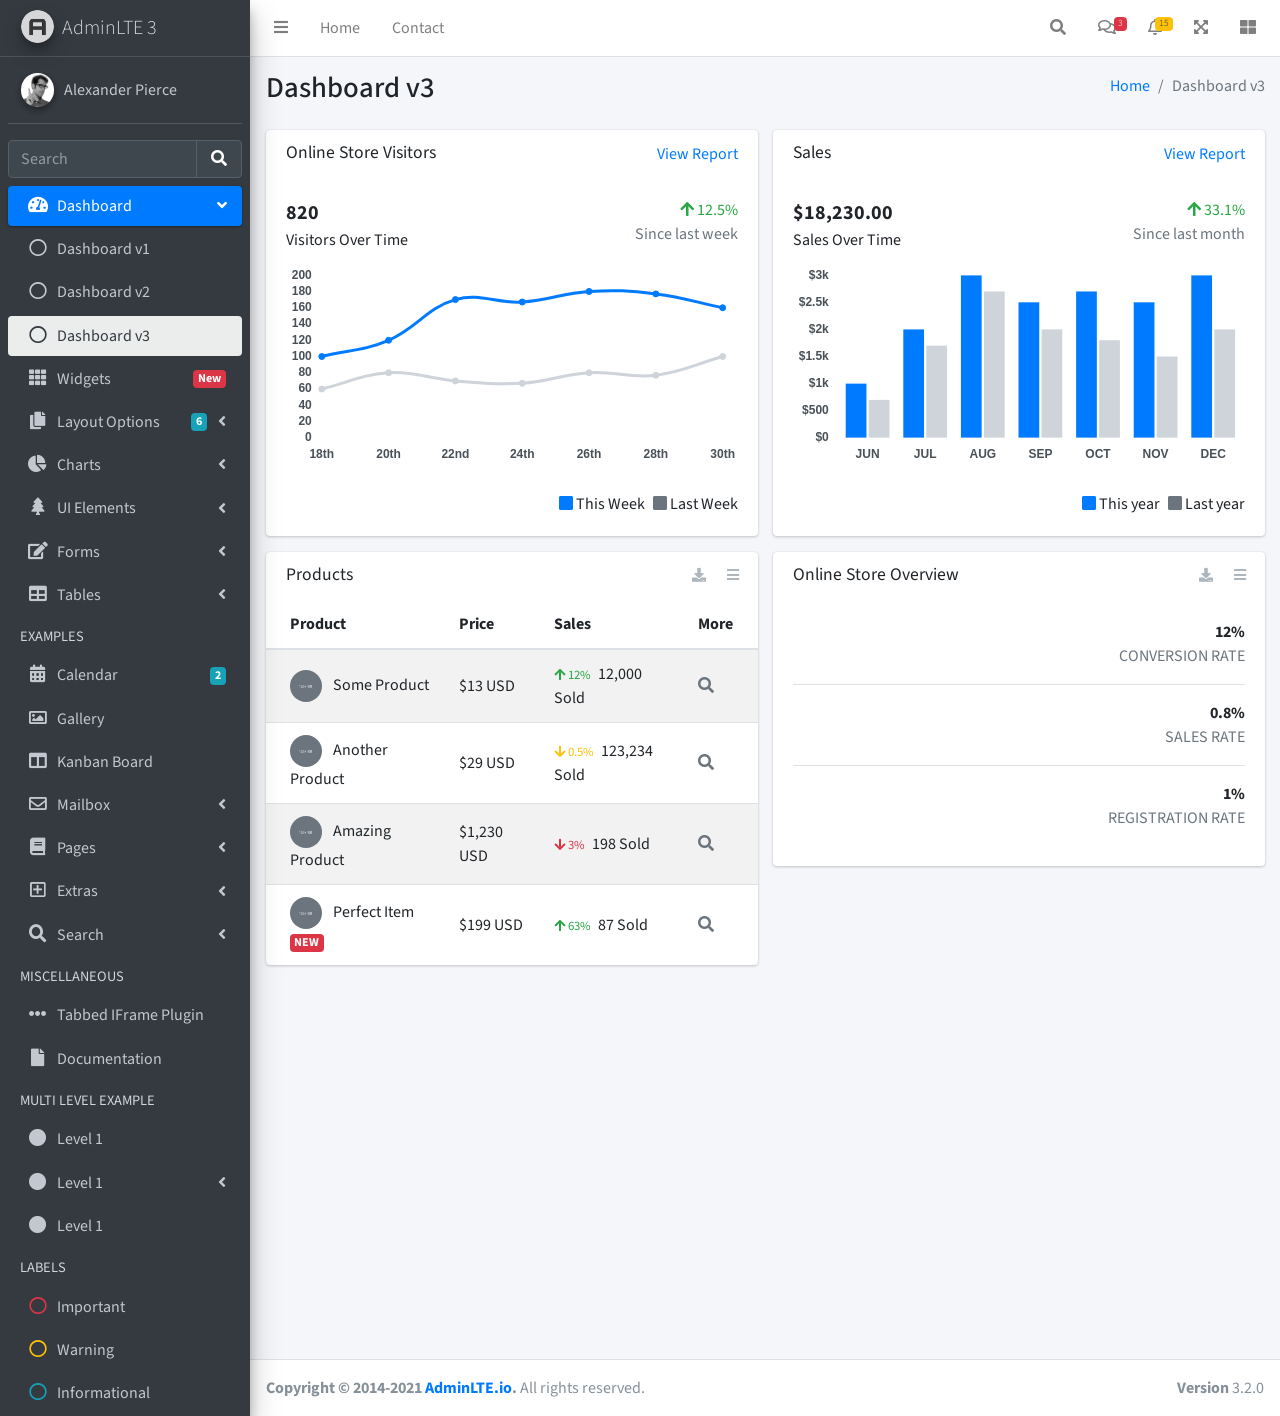
<file: index3.html>
<!DOCTYPE html>
<html lang="en">
<head>
  <meta charset="utf-8">
  <meta name="viewport" content="width=device-width, initial-scale=1">
  <title>AdminLTE 3 | Dashboard 3</title>

  <!-- Google Font: Source Sans Pro -->
  <link rel="stylesheet" href="https://fonts.googleapis.com/css?family=Source+Sans+Pro:300,400,400i,700&display=fallback">
  <!-- Font Awesome Icons -->
  <link rel="stylesheet" href="plugins/fontawesome-free/css/all.min.css">
  <!-- IonIcons -->
  <link rel="stylesheet" href="https://code.ionicframework.com/ionicons/2.0.1/css/ionicons.min.css">
  <!-- Theme style -->
  <link rel="stylesheet" href="dist/css/adminlte.min.css">
</head>
<!--
`body` tag options:

  Apply one or more of the following classes to to the body tag
  to get the desired effect

  * sidebar-collapse
  * sidebar-mini
-->
<body class="hold-transition sidebar-mini">
<div class="wrapper">
  <!-- Navbar -->
  <nav class="main-header navbar navbar-expand navbar-white navbar-light">
    <!-- Left navbar links -->
    <ul class="navbar-nav">
      <li class="nav-item">
        <a class="nav-link" data-widget="pushmenu" href="#" role="button"><i class="fas fa-bars"></i></a>
      </li>
      <li class="nav-item d-none d-sm-inline-block">
        <a href="index3.html" class="nav-link">Home</a>
      </li>
      <li class="nav-item d-none d-sm-inline-block">
        <a href="#" class="nav-link">Contact</a>
      </li>
    </ul>

    <!-- Right navbar links -->
    <ul class="navbar-nav ml-auto">
      <!-- Navbar Search -->
      <li class="nav-item">
        <a class="nav-link" data-widget="navbar-search" href="#" role="button">
          <i class="fas fa-search"></i>
        </a>
        <div class="navbar-search-block">
          <form class="form-inline">
            <div class="input-group input-group-sm">
              <input class="form-control form-control-navbar" type="search" placeholder="Search" aria-label="Search">
              <div class="input-group-append">
                <button class="btn btn-navbar" type="submit">
                  <i class="fas fa-search"></i>
                </button>
                <button class="btn btn-navbar" type="button" data-widget="navbar-search">
                  <i class="fas fa-times"></i>
                </button>
              </div>
            </div>
          </form>
        </div>
      </li>

      <!-- Messages Dropdown Menu -->
      <li class="nav-item dropdown">
        <a class="nav-link" data-toggle="dropdown" href="#">
          <i class="far fa-comments"></i>
          <span class="badge badge-danger navbar-badge">3</span>
        </a>
        <div class="dropdown-menu dropdown-menu-lg dropdown-menu-right">
          <a href="#" class="dropdown-item">
            <!-- Message Start -->
            <div class="media">
              <img src="dist/img/user1-128x128.jpg" alt="User Avatar" class="img-size-50 mr-3 img-circle">
              <div class="media-body">
                <h3 class="dropdown-item-title">
                  Brad Diesel
                  <span class="float-right text-sm text-danger"><i class="fas fa-star"></i></span>
                </h3>
                <p class="text-sm">Call me whenever you can...</p>
                <p class="text-sm text-muted"><i class="far fa-clock mr-1"></i> 4 Hours Ago</p>
              </div>
            </div>
            <!-- Message End -->
          </a>
          <div class="dropdown-divider"></div>
          <a href="#" class="dropdown-item">
            <!-- Message Start -->
            <div class="media">
              <img src="dist/img/user8-128x128.jpg" alt="User Avatar" class="img-size-50 img-circle mr-3">
              <div class="media-body">
                <h3 class="dropdown-item-title">
                  John Pierce
                  <span class="float-right text-sm text-muted"><i class="fas fa-star"></i></span>
                </h3>
                <p class="text-sm">I got your message bro</p>
                <p class="text-sm text-muted"><i class="far fa-clock mr-1"></i> 4 Hours Ago</p>
              </div>
            </div>
            <!-- Message End -->
          </a>
          <div class="dropdown-divider"></div>
          <a href="#" class="dropdown-item">
            <!-- Message Start -->
            <div class="media">
              <img src="dist/img/user3-128x128.jpg" alt="User Avatar" class="img-size-50 img-circle mr-3">
              <div class="media-body">
                <h3 class="dropdown-item-title">
                  Nora Silvester
                  <span class="float-right text-sm text-warning"><i class="fas fa-star"></i></span>
                </h3>
                <p class="text-sm">The subject goes here</p>
                <p class="text-sm text-muted"><i class="far fa-clock mr-1"></i> 4 Hours Ago</p>
              </div>
            </div>
            <!-- Message End -->
          </a>
          <div class="dropdown-divider"></div>
          <a href="#" class="dropdown-item dropdown-footer">See All Messages</a>
        </div>
      </li>
      <!-- Notifications Dropdown Menu -->
      <li class="nav-item dropdown">
        <a class="nav-link" data-toggle="dropdown" href="#">
          <i class="far fa-bell"></i>
          <span class="badge badge-warning navbar-badge">15</span>
        </a>
        <div class="dropdown-menu dropdown-menu-lg dropdown-menu-right">
          <span class="dropdown-item dropdown-header">15 Notifications</span>
          <div class="dropdown-divider"></div>
          <a href="#" class="dropdown-item">
            <i class="fas fa-envelope mr-2"></i> 4 new messages
            <span class="float-right text-muted text-sm">3 mins</span>
          </a>
          <div class="dropdown-divider"></div>
          <a href="#" class="dropdown-item">
            <i class="fas fa-users mr-2"></i> 8 friend requests
            <span class="float-right text-muted text-sm">12 hours</span>
          </a>
          <div class="dropdown-divider"></div>
          <a href="#" class="dropdown-item">
            <i class="fas fa-file mr-2"></i> 3 new reports
            <span class="float-right text-muted text-sm">2 days</span>
          </a>
          <div class="dropdown-divider"></div>
          <a href="#" class="dropdown-item dropdown-footer">See All Notifications</a>
        </div>
      </li>
      <li class="nav-item">
        <a class="nav-link" data-widget="fullscreen" href="#" role="button">
          <i class="fas fa-expand-arrows-alt"></i>
        </a>
      </li>
      <li class="nav-item">
        <a class="nav-link" data-widget="control-sidebar" data-slide="true" href="#" role="button">
          <i class="fas fa-th-large"></i>
        </a>
      </li>
    </ul>
  </nav>
  <!-- /.navbar -->

  <!-- Main Sidebar Container -->
  <aside class="main-sidebar sidebar-dark-primary elevation-4">
    <!-- Brand Logo -->
    <a href="index3.html" class="brand-link">
      <img src="dist/img/AdminLTELogo.png" alt="AdminLTE Logo" class="brand-image img-circle elevation-3" style="opacity: .8">
      <span class="brand-text font-weight-light">AdminLTE 3</span>
    </a>

    <!-- Sidebar -->
    <div class="sidebar">
      <!-- Sidebar user panel (optional) -->
      <div class="user-panel mt-3 pb-3 mb-3 d-flex">
        <div class="image">
          <img src="dist/img/user2-160x160.jpg" class="img-circle elevation-2" alt="User Image">
        </div>
        <div class="info">
          <a href="#" class="d-block">Alexander Pierce</a>
        </div>
      </div>

      <!-- SidebarSearch Form -->
      <div class="form-inline">
        <div class="input-group" data-widget="sidebar-search">
          <input class="form-control form-control-sidebar" type="search" placeholder="Search" aria-label="Search">
          <div class="input-group-append">
            <button class="btn btn-sidebar">
              <i class="fas fa-search fa-fw"></i>
            </button>
          </div>
        </div>
      </div>

      <!-- Sidebar Menu -->
      <nav class="mt-2">
        <ul class="nav nav-pills nav-sidebar flex-column" data-widget="treeview" role="menu" data-accordion="false">
          <!-- Add icons to the links using the .nav-icon class
               with font-awesome or any other icon font library -->
          <li class="nav-item menu-open">
            <a href="#" class="nav-link active">
              <i class="nav-icon fas fa-tachometer-alt"></i>
              <p>
                Dashboard
                <i class="right fas fa-angle-left"></i>
              </p>
            </a>
            <ul class="nav nav-treeview">
              <li class="nav-item">
                <a href="./index.html" class="nav-link">
                  <i class="far fa-circle nav-icon"></i>
                  <p>Dashboard v1</p>
                </a>
              </li>
              <li class="nav-item">
                <a href="./index2.html" class="nav-link">
                  <i class="far fa-circle nav-icon"></i>
                  <p>Dashboard v2</p>
                </a>
              </li>
              <li class="nav-item">
                <a href="./index3.html" class="nav-link active">
                  <i class="far fa-circle nav-icon"></i>
                  <p>Dashboard v3</p>
                </a>
              </li>
            </ul>
          </li>
          <li class="nav-item">
            <a href="pages/widgets.html" class="nav-link">
              <i class="nav-icon fas fa-th"></i>
              <p>
                Widgets
                <span class="right badge badge-danger">New</span>
              </p>
            </a>
          </li>
          <li class="nav-item">
            <a href="#" class="nav-link">
              <i class="nav-icon fas fa-copy"></i>
              <p>
                Layout Options
                <i class="fas fa-angle-left right"></i>
                <span class="badge badge-info right">6</span>
              </p>
            </a>
            <ul class="nav nav-treeview">
              <li class="nav-item">
                <a href="pages/layout/top-nav.html" class="nav-link">
                  <i class="far fa-circle nav-icon"></i>
                  <p>Top Navigation</p>
                </a>
              </li>
              <li class="nav-item">
                <a href="pages/layout/top-nav-sidebar.html" class="nav-link">
                  <i class="far fa-circle nav-icon"></i>
                  <p>Top Navigation + Sidebar</p>
                </a>
              </li>
              <li class="nav-item">
                <a href="pages/layout/boxed.html" class="nav-link">
                  <i class="far fa-circle nav-icon"></i>
                  <p>Boxed</p>
                </a>
              </li>
              <li class="nav-item">
                <a href="pages/layout/fixed-sidebar.html" class="nav-link">
                  <i class="far fa-circle nav-icon"></i>
                  <p>Fixed Sidebar</p>
                </a>
              </li>
              <li class="nav-item">
                <a href="pages/layout/fixed-sidebar-custom.html" class="nav-link">
                  <i class="far fa-circle nav-icon"></i>
                  <p>Fixed Sidebar <small>+ Custom Area</small></p>
                </a>
              </li>
              <li class="nav-item">
                <a href="pages/layout/fixed-topnav.html" class="nav-link">
                  <i class="far fa-circle nav-icon"></i>
                  <p>Fixed Navbar</p>
                </a>
              </li>
              <li class="nav-item">
                <a href="pages/layout/fixed-footer.html" class="nav-link">
                  <i class="far fa-circle nav-icon"></i>
                  <p>Fixed Footer</p>
                </a>
              </li>
              <li class="nav-item">
                <a href="pages/layout/collapsed-sidebar.html" class="nav-link">
                  <i class="far fa-circle nav-icon"></i>
                  <p>Collapsed Sidebar</p>
                </a>
              </li>
            </ul>
          </li>
          <li class="nav-item">
            <a href="#" class="nav-link">
              <i class="nav-icon fas fa-chart-pie"></i>
              <p>
                Charts
                <i class="right fas fa-angle-left"></i>
              </p>
            </a>
            <ul class="nav nav-treeview">
              <li class="nav-item">
                <a href="pages/charts/chartjs.html" class="nav-link">
                  <i class="far fa-circle nav-icon"></i>
                  <p>ChartJS</p>
                </a>
              </li>
              <li class="nav-item">
                <a href="pages/charts/flot.html" class="nav-link">
                  <i class="far fa-circle nav-icon"></i>
                  <p>Flot</p>
                </a>
              </li>
              <li class="nav-item">
                <a href="pages/charts/inline.html" class="nav-link">
                  <i class="far fa-circle nav-icon"></i>
                  <p>Inline</p>
                </a>
              </li>
              <li class="nav-item">
                <a href="pages/charts/uplot.html" class="nav-link">
                  <i class="far fa-circle nav-icon"></i>
                  <p>uPlot</p>
                </a>
              </li>
            </ul>
          </li>
          <li class="nav-item">
            <a href="#" class="nav-link">
              <i class="nav-icon fas fa-tree"></i>
              <p>
                UI Elements
                <i class="fas fa-angle-left right"></i>
              </p>
            </a>
            <ul class="nav nav-treeview">
              <li class="nav-item">
                <a href="pages/UI/general.html" class="nav-link">
                  <i class="far fa-circle nav-icon"></i>
                  <p>General</p>
                </a>
              </li>
              <li class="nav-item">
                <a href="pages/UI/icons.html" class="nav-link">
                  <i class="far fa-circle nav-icon"></i>
                  <p>Icons</p>
                </a>
              </li>
              <li class="nav-item">
                <a href="pages/UI/buttons.html" class="nav-link">
                  <i class="far fa-circle nav-icon"></i>
                  <p>Buttons</p>
                </a>
              </li>
              <li class="nav-item">
                <a href="pages/UI/sliders.html" class="nav-link">
                  <i class="far fa-circle nav-icon"></i>
                  <p>Sliders</p>
                </a>
              </li>
              <li class="nav-item">
                <a href="pages/UI/modals.html" class="nav-link">
                  <i class="far fa-circle nav-icon"></i>
                  <p>Modals & Alerts</p>
                </a>
              </li>
              <li class="nav-item">
                <a href="pages/UI/navbar.html" class="nav-link">
                  <i class="far fa-circle nav-icon"></i>
                  <p>Navbar & Tabs</p>
                </a>
              </li>
              <li class="nav-item">
                <a href="pages/UI/timeline.html" class="nav-link">
                  <i class="far fa-circle nav-icon"></i>
                  <p>Timeline</p>
                </a>
              </li>
              <li class="nav-item">
                <a href="pages/UI/ribbons.html" class="nav-link">
                  <i class="far fa-circle nav-icon"></i>
                  <p>Ribbons</p>
                </a>
              </li>
            </ul>
          </li>
          <li class="nav-item">
            <a href="#" class="nav-link">
              <i class="nav-icon fas fa-edit"></i>
              <p>
                Forms
                <i class="fas fa-angle-left right"></i>
              </p>
            </a>
            <ul class="nav nav-treeview">
              <li class="nav-item">
                <a href="pages/forms/general.html" class="nav-link">
                  <i class="far fa-circle nav-icon"></i>
                  <p>General Elements</p>
                </a>
              </li>
              <li class="nav-item">
                <a href="pages/forms/advanced.html" class="nav-link">
                  <i class="far fa-circle nav-icon"></i>
                  <p>Advanced Elements</p>
                </a>
              </li>
              <li class="nav-item">
                <a href="pages/forms/editors.html" class="nav-link">
                  <i class="far fa-circle nav-icon"></i>
                  <p>Editors</p>
                </a>
              </li>
              <li class="nav-item">
                <a href="pages/forms/validation.html" class="nav-link">
                  <i class="far fa-circle nav-icon"></i>
                  <p>Validation</p>
                </a>
              </li>
            </ul>
          </li>
          <li class="nav-item">
            <a href="#" class="nav-link">
              <i class="nav-icon fas fa-table"></i>
              <p>
                Tables
                <i class="fas fa-angle-left right"></i>
              </p>
            </a>
            <ul class="nav nav-treeview">
              <li class="nav-item">
                <a href="pages/tables/simple.html" class="nav-link">
                  <i class="far fa-circle nav-icon"></i>
                  <p>Simple Tables</p>
                </a>
              </li>
              <li class="nav-item">
                <a href="pages/tables/data.html" class="nav-link">
                  <i class="far fa-circle nav-icon"></i>
                  <p>DataTables</p>
                </a>
              </li>
              <li class="nav-item">
                <a href="pages/tables/jsgrid.html" class="nav-link">
                  <i class="far fa-circle nav-icon"></i>
                  <p>jsGrid</p>
                </a>
              </li>
            </ul>
          </li>
          <li class="nav-header">EXAMPLES</li>
          <li class="nav-item">
            <a href="pages/calendar.html" class="nav-link">
              <i class="nav-icon fas fa-calendar-alt"></i>
              <p>
                Calendar
                <span class="badge badge-info right">2</span>
              </p>
            </a>
          </li>
          <li class="nav-item">
            <a href="pages/gallery.html" class="nav-link">
              <i class="nav-icon far fa-image"></i>
              <p>
                Gallery
              </p>
            </a>
          </li>
          <li class="nav-item">
            <a href="pages/kanban.html" class="nav-link">
              <i class="nav-icon fas fa-columns"></i>
              <p>
                Kanban Board
              </p>
            </a>
          </li>
          <li class="nav-item">
            <a href="#" class="nav-link">
              <i class="nav-icon far fa-envelope"></i>
              <p>
                Mailbox
                <i class="fas fa-angle-left right"></i>
              </p>
            </a>
            <ul class="nav nav-treeview">
              <li class="nav-item">
                <a href="pages/mailbox/mailbox.html" class="nav-link">
                  <i class="far fa-circle nav-icon"></i>
                  <p>Inbox</p>
                </a>
              </li>
              <li class="nav-item">
                <a href="pages/mailbox/compose.html" class="nav-link">
                  <i class="far fa-circle nav-icon"></i>
                  <p>Compose</p>
                </a>
              </li>
              <li class="nav-item">
                <a href="pages/mailbox/read-mail.html" class="nav-link">
                  <i class="far fa-circle nav-icon"></i>
                  <p>Read</p>
                </a>
              </li>
            </ul>
          </li>
          <li class="nav-item">
            <a href="#" class="nav-link">
              <i class="nav-icon fas fa-book"></i>
              <p>
                Pages
                <i class="fas fa-angle-left right"></i>
              </p>
            </a>
            <ul class="nav nav-treeview">
              <li class="nav-item">
                <a href="pages/examples/invoice.html" class="nav-link">
                  <i class="far fa-circle nav-icon"></i>
                  <p>Invoice</p>
                </a>
              </li>
              <li class="nav-item">
                <a href="pages/examples/profile.html" class="nav-link">
                  <i class="far fa-circle nav-icon"></i>
                  <p>Profile</p>
                </a>
              </li>
              <li class="nav-item">
                <a href="pages/examples/e-commerce.html" class="nav-link">
                  <i class="far fa-circle nav-icon"></i>
                  <p>E-commerce</p>
                </a>
              </li>
              <li class="nav-item">
                <a href="pages/examples/projects.html" class="nav-link">
                  <i class="far fa-circle nav-icon"></i>
                  <p>Projects</p>
                </a>
              </li>
              <li class="nav-item">
                <a href="pages/examples/project-add.html" class="nav-link">
                  <i class="far fa-circle nav-icon"></i>
                  <p>Project Add</p>
                </a>
              </li>
              <li class="nav-item">
                <a href="pages/examples/project-edit.html" class="nav-link">
                  <i class="far fa-circle nav-icon"></i>
                  <p>Project Edit</p>
                </a>
              </li>
              <li class="nav-item">
                <a href="pages/examples/project-detail.html" class="nav-link">
                  <i class="far fa-circle nav-icon"></i>
                  <p>Project Detail</p>
                </a>
              </li>
              <li class="nav-item">
                <a href="pages/examples/contacts.html" class="nav-link">
                  <i class="far fa-circle nav-icon"></i>
                  <p>Contacts</p>
                </a>
              </li>
              <li class="nav-item">
                <a href="pages/examples/faq.html" class="nav-link">
                  <i class="far fa-circle nav-icon"></i>
                  <p>FAQ</p>
                </a>
              </li>
              <li class="nav-item">
                <a href="pages/examples/contact-us.html" class="nav-link">
                  <i class="far fa-circle nav-icon"></i>
                  <p>Contact us</p>
                </a>
              </li>
            </ul>
          </li>
          <li class="nav-item">
            <a href="#" class="nav-link">
              <i class="nav-icon far fa-plus-square"></i>
              <p>
                Extras
                <i class="fas fa-angle-left right"></i>
              </p>
            </a>
            <ul class="nav nav-treeview">
              <li class="nav-item">
                <a href="#" class="nav-link">
                  <i class="far fa-circle nav-icon"></i>
                  <p>
                    Login & Register v1
                    <i class="fas fa-angle-left right"></i>
                  </p>
                </a>
                <ul class="nav nav-treeview">
                  <li class="nav-item">
                    <a href="pages/examples/login.html" class="nav-link">
                      <i class="far fa-circle nav-icon"></i>
                      <p>Login v1</p>
                    </a>
                  </li>
                  <li class="nav-item">
                    <a href="pages/examples/register.html" class="nav-link">
                      <i class="far fa-circle nav-icon"></i>
                      <p>Register v1</p>
                    </a>
                  </li>
                  <li class="nav-item">
                    <a href="pages/examples/forgot-password.html" class="nav-link">
                      <i class="far fa-circle nav-icon"></i>
                      <p>Forgot Password v1</p>
                    </a>
                  </li>
                  <li class="nav-item">
                    <a href="pages/examples/recover-password.html" class="nav-link">
                      <i class="far fa-circle nav-icon"></i>
                      <p>Recover Password v1</p>
                    </a>
                  </li>
                </ul>
              </li>
              <li class="nav-item">
                <a href="#" class="nav-link">
                  <i class="far fa-circle nav-icon"></i>
                  <p>
                    Login & Register v2
                    <i class="fas fa-angle-left right"></i>
                  </p>
                </a>
                <ul class="nav nav-treeview">
                  <li class="nav-item">
                    <a href="pages/examples/login-v2.html" class="nav-link">
                      <i class="far fa-circle nav-icon"></i>
                      <p>Login v2</p>
                    </a>
                  </li>
                  <li class="nav-item">
                    <a href="pages/examples/register-v2.html" class="nav-link">
                      <i class="far fa-circle nav-icon"></i>
                      <p>Register v2</p>
                    </a>
                  </li>
                  <li class="nav-item">
                    <a href="pages/examples/forgot-password-v2.html" class="nav-link">
                      <i class="far fa-circle nav-icon"></i>
                      <p>Forgot Password v2</p>
                    </a>
                  </li>
                  <li class="nav-item">
                    <a href="pages/examples/recover-password-v2.html" class="nav-link">
                      <i class="far fa-circle nav-icon"></i>
                      <p>Recover Password v2</p>
                    </a>
                  </li>
                </ul>
              </li>
              <li class="nav-item">
                <a href="pages/examples/lockscreen.html" class="nav-link">
                  <i class="far fa-circle nav-icon"></i>
                  <p>Lockscreen</p>
                </a>
              </li>
              <li class="nav-item">
                <a href="pages/examples/legacy-user-menu.html" class="nav-link">
                  <i class="far fa-circle nav-icon"></i>
                  <p>Legacy User Menu</p>
                </a>
              </li>
              <li class="nav-item">
                <a href="pages/examples/language-menu.html" class="nav-link">
                  <i class="far fa-circle nav-icon"></i>
                  <p>Language Menu</p>
                </a>
              </li>
              <li class="nav-item">
                <a href="pages/examples/404.html" class="nav-link">
                  <i class="far fa-circle nav-icon"></i>
                  <p>Error 404</p>
                </a>
              </li>
              <li class="nav-item">
                <a href="pages/examples/500.html" class="nav-link">
                  <i class="far fa-circle nav-icon"></i>
                  <p>Error 500</p>
                </a>
              </li>
              <li class="nav-item">
                <a href="pages/examples/pace.html" class="nav-link">
                  <i class="far fa-circle nav-icon"></i>
                  <p>Pace</p>
                </a>
              </li>
              <li class="nav-item">
                <a href="pages/examples/blank.html" class="nav-link">
                  <i class="far fa-circle nav-icon"></i>
                  <p>Blank Page</p>
                </a>
              </li>
              <li class="nav-item">
                <a href="starter.html" class="nav-link">
                  <i class="far fa-circle nav-icon"></i>
                  <p>Starter Page</p>
                </a>
              </li>
            </ul>
          </li>
          <li class="nav-item">
            <a href="#" class="nav-link">
              <i class="nav-icon fas fa-search"></i>
              <p>
                Search
                <i class="fas fa-angle-left right"></i>
              </p>
            </a>
            <ul class="nav nav-treeview">
              <li class="nav-item">
                <a href="pages/search/simple.html" class="nav-link">
                  <i class="far fa-circle nav-icon"></i>
                  <p>Simple Search</p>
                </a>
              </li>
              <li class="nav-item">
                <a href="pages/search/enhanced.html" class="nav-link">
                  <i class="far fa-circle nav-icon"></i>
                  <p>Enhanced</p>
                </a>
              </li>
            </ul>
          </li>
          <li class="nav-header">MISCELLANEOUS</li>
          <li class="nav-item">
            <a href="iframe.html" class="nav-link">
              <i class="nav-icon fas fa-ellipsis-h"></i>
              <p>Tabbed IFrame Plugin</p>
            </a>
          </li>
          <li class="nav-item">
            <a href="https://adminlte.io/docs/3.1/" class="nav-link">
              <i class="nav-icon fas fa-file"></i>
              <p>Documentation</p>
            </a>
          </li>
          <li class="nav-header">MULTI LEVEL EXAMPLE</li>
          <li class="nav-item">
            <a href="#" class="nav-link">
              <i class="fas fa-circle nav-icon"></i>
              <p>Level 1</p>
            </a>
          </li>
          <li class="nav-item">
            <a href="#" class="nav-link">
              <i class="nav-icon fas fa-circle"></i>
              <p>
                Level 1
                <i class="right fas fa-angle-left"></i>
              </p>
            </a>
            <ul class="nav nav-treeview">
              <li class="nav-item">
                <a href="#" class="nav-link">
                  <i class="far fa-circle nav-icon"></i>
                  <p>Level 2</p>
                </a>
              </li>
              <li class="nav-item">
                <a href="#" class="nav-link">
                  <i class="far fa-circle nav-icon"></i>
                  <p>
                    Level 2
                    <i class="right fas fa-angle-left"></i>
                  </p>
                </a>
                <ul class="nav nav-treeview">
                  <li class="nav-item">
                    <a href="#" class="nav-link">
                      <i class="far fa-dot-circle nav-icon"></i>
                      <p>Level 3</p>
                    </a>
                  </li>
                  <li class="nav-item">
                    <a href="#" class="nav-link">
                      <i class="far fa-dot-circle nav-icon"></i>
                      <p>Level 3</p>
                    </a>
                  </li>
                  <li class="nav-item">
                    <a href="#" class="nav-link">
                      <i class="far fa-dot-circle nav-icon"></i>
                      <p>Level 3</p>
                    </a>
                  </li>
                </ul>
              </li>
              <li class="nav-item">
                <a href="#" class="nav-link">
                  <i class="far fa-circle nav-icon"></i>
                  <p>Level 2</p>
                </a>
              </li>
            </ul>
          </li>
          <li class="nav-item">
            <a href="#" class="nav-link">
              <i class="fas fa-circle nav-icon"></i>
              <p>Level 1</p>
            </a>
          </li>
          <li class="nav-header">LABELS</li>
          <li class="nav-item">
            <a href="#" class="nav-link">
              <i class="nav-icon far fa-circle text-danger"></i>
              <p class="text">Important</p>
            </a>
          </li>
          <li class="nav-item">
            <a href="#" class="nav-link">
              <i class="nav-icon far fa-circle text-warning"></i>
              <p>Warning</p>
            </a>
          </li>
          <li class="nav-item">
            <a href="#" class="nav-link">
              <i class="nav-icon far fa-circle text-info"></i>
              <p>Informational</p>
            </a>
          </li>
        </ul>
      </nav>
      <!-- /.sidebar-menu -->
    </div>
    <!-- /.sidebar -->
  </aside>

  <!-- Content Wrapper. Contains page content -->
  <div class="content-wrapper">
    <!-- Content Header (Page header) -->
    <div class="content-header">
      <div class="container-fluid">
        <div class="row mb-2">
          <div class="col-sm-6">
            <h1 class="m-0">Dashboard v3</h1>
          </div><!-- /.col -->
          <div class="col-sm-6">
            <ol class="breadcrumb float-sm-right">
              <li class="breadcrumb-item"><a href="#">Home</a></li>
              <li class="breadcrumb-item active">Dashboard v3</li>
            </ol>
          </div><!-- /.col -->
        </div><!-- /.row -->
      </div><!-- /.container-fluid -->
    </div>
    <!-- /.content-header -->

    <!-- Main content -->
    <div class="content">
      <div class="container-fluid">
        <div class="row">
          <div class="col-lg-6">
            <div class="card">
              <div class="card-header border-0">
                <div class="d-flex justify-content-between">
                  <h3 class="card-title">Online Store Visitors</h3>
                  <a href="javascript:void(0);">View Report</a>
                </div>
              </div>
              <div class="card-body">
                <div class="d-flex">
                  <p class="d-flex flex-column">
                    <span class="text-bold text-lg">820</span>
                    <span>Visitors Over Time</span>
                  </p>
                  <p class="ml-auto d-flex flex-column text-right">
                    <span class="text-success">
                      <i class="fas fa-arrow-up"></i> 12.5%
                    </span>
                    <span class="text-muted">Since last week</span>
                  </p>
                </div>
                <!-- /.d-flex -->

                <div class="position-relative mb-4">
                  <canvas id="visitors-chart" height="200"></canvas>
                </div>

                <div class="d-flex flex-row justify-content-end">
                  <span class="mr-2">
                    <i class="fas fa-square text-primary"></i> This Week
                  </span>

                  <span>
                    <i class="fas fa-square text-gray"></i> Last Week
                  </span>
                </div>
              </div>
            </div>
            <!-- /.card -->

            <div class="card">
              <div class="card-header border-0">
                <h3 class="card-title">Products</h3>
                <div class="card-tools">
                  <a href="#" class="btn btn-tool btn-sm">
                    <i class="fas fa-download"></i>
                  </a>
                  <a href="#" class="btn btn-tool btn-sm">
                    <i class="fas fa-bars"></i>
                  </a>
                </div>
              </div>
              <div class="card-body table-responsive p-0">
                <table class="table table-striped table-valign-middle">
                  <thead>
                  <tr>
                    <th>Product</th>
                    <th>Price</th>
                    <th>Sales</th>
                    <th>More</th>
                  </tr>
                  </thead>
                  <tbody>
                  <tr>
                    <td>
                      <img src="dist/img/default-150x150.png" alt="Product 1" class="img-circle img-size-32 mr-2">
                      Some Product
                    </td>
                    <td>$13 USD</td>
                    <td>
                      <small class="text-success mr-1">
                        <i class="fas fa-arrow-up"></i>
                        12%
                      </small>
                      12,000 Sold
                    </td>
                    <td>
                      <a href="#" class="text-muted">
                        <i class="fas fa-search"></i>
                      </a>
                    </td>
                  </tr>
                  <tr>
                    <td>
                      <img src="dist/img/default-150x150.png" alt="Product 1" class="img-circle img-size-32 mr-2">
                      Another Product
                    </td>
                    <td>$29 USD</td>
                    <td>
                      <small class="text-warning mr-1">
                        <i class="fas fa-arrow-down"></i>
                        0.5%
                      </small>
                      123,234 Sold
                    </td>
                    <td>
                      <a href="#" class="text-muted">
                        <i class="fas fa-search"></i>
                      </a>
                    </td>
                  </tr>
                  <tr>
                    <td>
                      <img src="dist/img/default-150x150.png" alt="Product 1" class="img-circle img-size-32 mr-2">
                      Amazing Product
                    </td>
                    <td>$1,230 USD</td>
                    <td>
                      <small class="text-danger mr-1">
                        <i class="fas fa-arrow-down"></i>
                        3%
                      </small>
                      198 Sold
                    </td>
                    <td>
                      <a href="#" class="text-muted">
                        <i class="fas fa-search"></i>
                      </a>
                    </td>
                  </tr>
                  <tr>
                    <td>
                      <img src="dist/img/default-150x150.png" alt="Product 1" class="img-circle img-size-32 mr-2">
                      Perfect Item
                      <span class="badge bg-danger">NEW</span>
                    </td>
                    <td>$199 USD</td>
                    <td>
                      <small class="text-success mr-1">
                        <i class="fas fa-arrow-up"></i>
                        63%
                      </small>
                      87 Sold
                    </td>
                    <td>
                      <a href="#" class="text-muted">
                        <i class="fas fa-search"></i>
                      </a>
                    </td>
                  </tr>
                  </tbody>
                </table>
              </div>
            </div>
            <!-- /.card -->
          </div>
          <!-- /.col-md-6 -->
          <div class="col-lg-6">
            <div class="card">
              <div class="card-header border-0">
                <div class="d-flex justify-content-between">
                  <h3 class="card-title">Sales</h3>
                  <a href="javascript:void(0);">View Report</a>
                </div>
              </div>
              <div class="card-body">
                <div class="d-flex">
                  <p class="d-flex flex-column">
                    <span class="text-bold text-lg">$18,230.00</span>
                    <span>Sales Over Time</span>
                  </p>
                  <p class="ml-auto d-flex flex-column text-right">
                    <span class="text-success">
                      <i class="fas fa-arrow-up"></i> 33.1%
                    </span>
                    <span class="text-muted">Since last month</span>
                  </p>
                </div>
                <!-- /.d-flex -->

                <div class="position-relative mb-4">
                  <canvas id="sales-chart" height="200"></canvas>
                </div>

                <div class="d-flex flex-row justify-content-end">
                  <span class="mr-2">
                    <i class="fas fa-square text-primary"></i> This year
                  </span>

                  <span>
                    <i class="fas fa-square text-gray"></i> Last year
                  </span>
                </div>
              </div>
            </div>
            <!-- /.card -->

            <div class="card">
              <div class="card-header border-0">
                <h3 class="card-title">Online Store Overview</h3>
                <div class="card-tools">
                  <a href="#" class="btn btn-sm btn-tool">
                    <i class="fas fa-download"></i>
                  </a>
                  <a href="#" class="btn btn-sm btn-tool">
                    <i class="fas fa-bars"></i>
                  </a>
                </div>
              </div>
              <div class="card-body">
                <div class="d-flex justify-content-between align-items-center border-bottom mb-3">
                  <p class="text-success text-xl">
                    <i class="ion ion-ios-refresh-empty"></i>
                  </p>
                  <p class="d-flex flex-column text-right">
                    <span class="font-weight-bold">
                      <i class="ion ion-android-arrow-up text-success"></i> 12%
                    </span>
                    <span class="text-muted">CONVERSION RATE</span>
                  </p>
                </div>
                <!-- /.d-flex -->
                <div class="d-flex justify-content-between align-items-center border-bottom mb-3">
                  <p class="text-warning text-xl">
                    <i class="ion ion-ios-cart-outline"></i>
                  </p>
                  <p class="d-flex flex-column text-right">
                    <span class="font-weight-bold">
                      <i class="ion ion-android-arrow-up text-warning"></i> 0.8%
                    </span>
                    <span class="text-muted">SALES RATE</span>
                  </p>
                </div>
                <!-- /.d-flex -->
                <div class="d-flex justify-content-between align-items-center mb-0">
                  <p class="text-danger text-xl">
                    <i class="ion ion-ios-people-outline"></i>
                  </p>
                  <p class="d-flex flex-column text-right">
                    <span class="font-weight-bold">
                      <i class="ion ion-android-arrow-down text-danger"></i> 1%
                    </span>
                    <span class="text-muted">REGISTRATION RATE</span>
                  </p>
                </div>
                <!-- /.d-flex -->
              </div>
            </div>
          </div>
          <!-- /.col-md-6 -->
        </div>
        <!-- /.row -->
      </div>
      <!-- /.container-fluid -->
    </div>
    <!-- /.content -->
  </div>
  <!-- /.content-wrapper -->

  <!-- Control Sidebar -->
  <aside class="control-sidebar control-sidebar-dark">
    <!-- Control sidebar content goes here -->
  </aside>
  <!-- /.control-sidebar -->

  <!-- Main Footer -->
  <footer class="main-footer">
    <strong>Copyright &copy; 2014-2021 <a href="https://adminlte.io">AdminLTE.io</a>.</strong>
    All rights reserved.
    <div class="float-right d-none d-sm-inline-block">
      <b>Version</b> 3.2.0
    </div>
  </footer>
</div>
<!-- ./wrapper -->

<!-- REQUIRED SCRIPTS -->

<!-- jQuery -->
<script src="plugins/jquery/jquery.min.js"></script>
<!-- Bootstrap -->
<script src="plugins/bootstrap/js/bootstrap.bundle.min.js"></script>
<!-- AdminLTE -->
<script src="dist/js/adminlte.js"></script>

<!-- OPTIONAL SCRIPTS -->
<script src="plugins/chart.js/Chart.min.js"></script>
<!-- AdminLTE for demo purposes -->
<script src="dist/js/demo.js"></script>
<!-- AdminLTE dashboard demo (This is only for demo purposes) -->
<script src="dist/js/pages/dashboard3.js"></script>
</body>
</html>
</file>
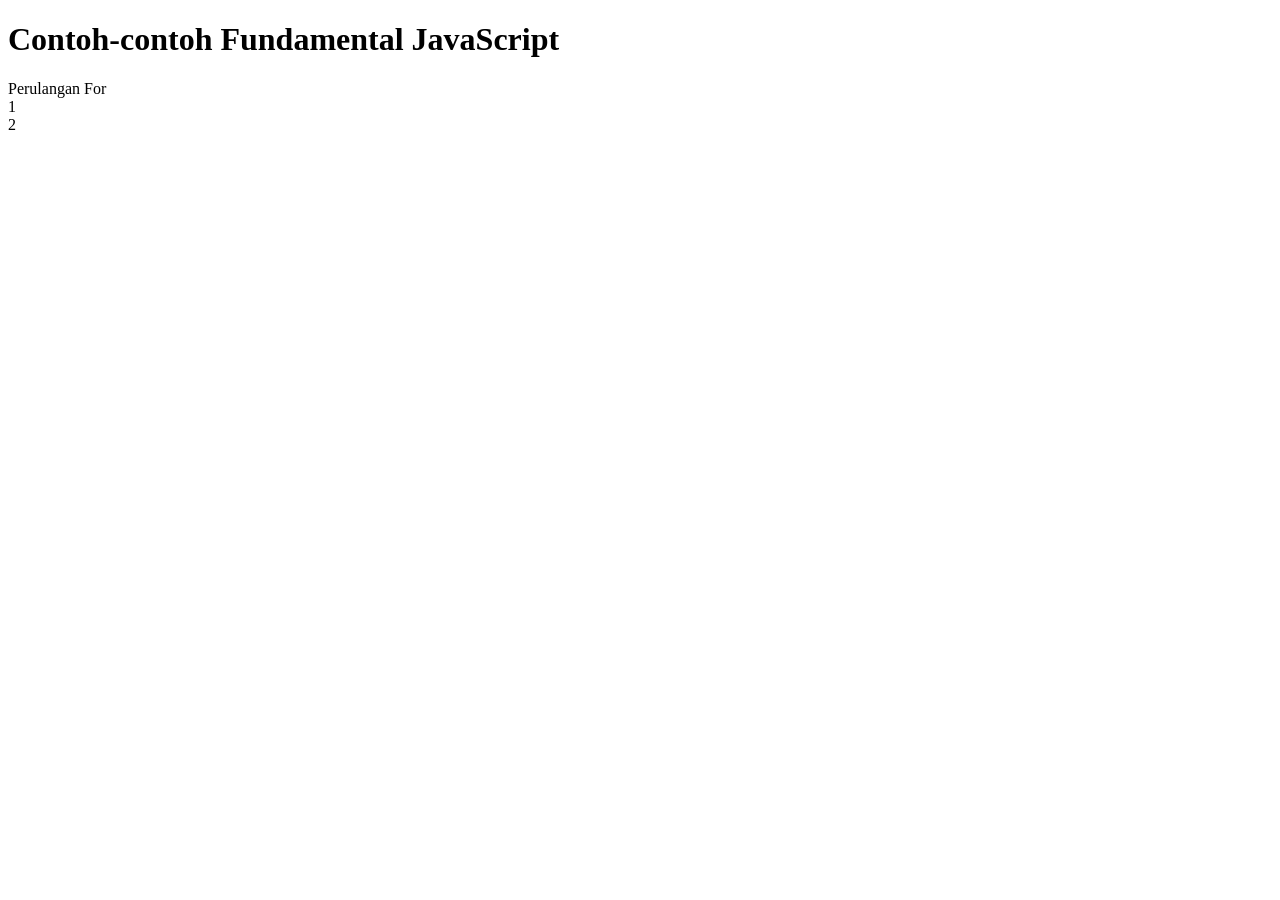
<file: jsdasar.html>
<!DOCTYPE html>
<html lang="en">
<head>
    <meta charset="UTF-8">
    <meta name="viewport" content="width=device-width, initial-scale=1.0">
    <title>Dasar JavaScript</title>
</head>
<body>
    <h1>Contoh-contoh Fundamental JavaScript</h1>
    <!-- Tambahkan contoh-contoh JavaScript di sini -->

    <script src="script.js"></script>
</body>
</html>
</file>
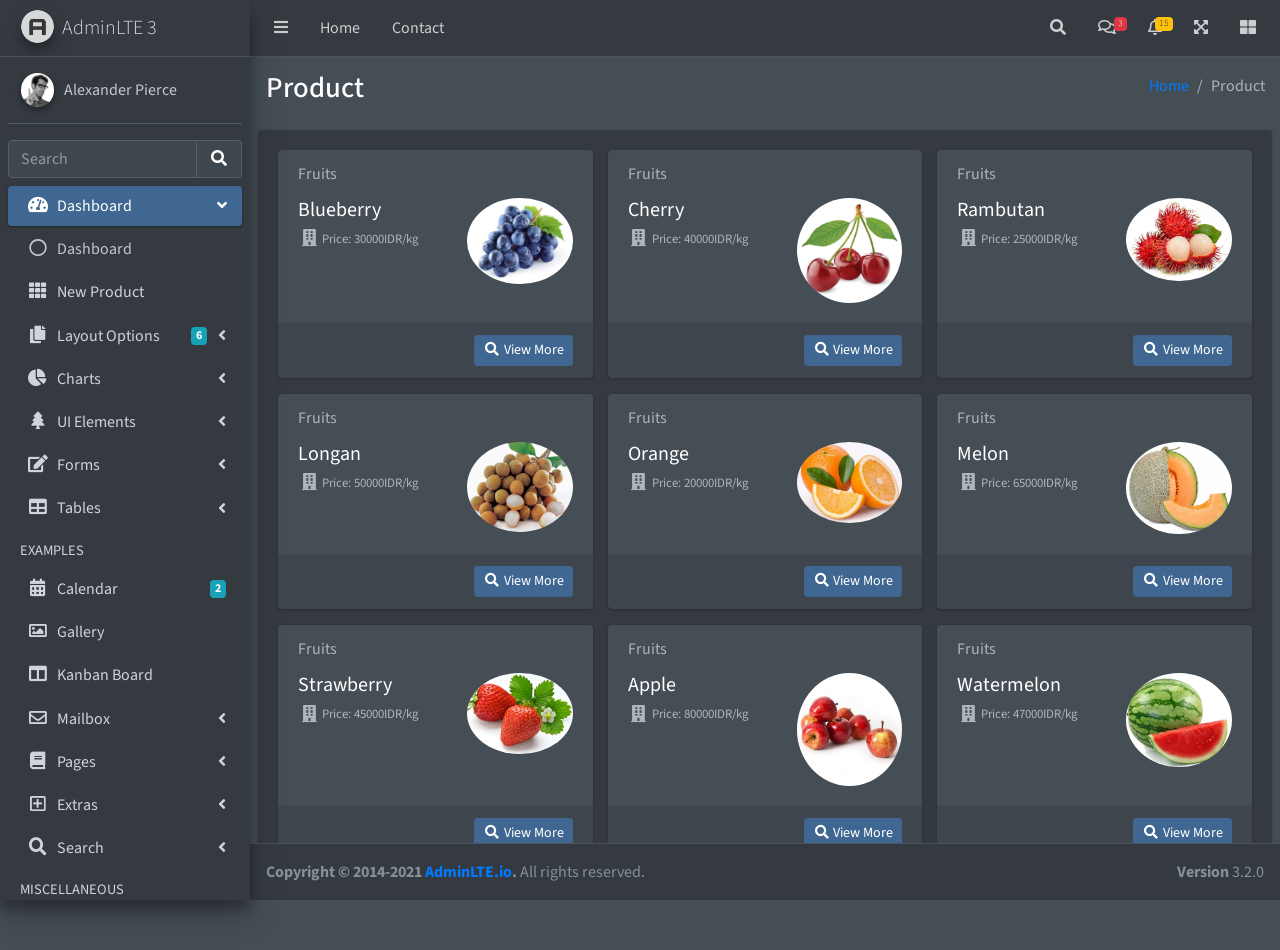
<file: newproduct.html>
<!DOCTYPE html>
<html lang="en">
<head>
  <meta charset="utf-8">
  <meta name="viewport" content="width=device-width, initial-scale=1">
  <title>AdminLTE 3 | Dashboard</title>

  <!-- Google Font: Source Sans Pro -->
  <link rel="stylesheet" href="https://fonts.googleapis.com/css?family=Source+Sans+Pro:300,400,400i,700&display=fallback">
  <!-- Font Awesome Icons -->
  <link rel="stylesheet" href="plugins/fontawesome-free/css/all.min.css">
  <!-- overlayScrollbars -->
  <link rel="stylesheet" href="plugins/overlayScrollbars/css/OverlayScrollbars.min.css">
  <!-- Theme style -->
  <link rel="stylesheet" href="dist/css/adminlte.min.css">
</head>
<body class="hold-transition dark-mode sidebar-mini layout-fixed layout-navbar-fixed layout-footer-fixed">
<div class="wrapper">

  <!-- Preloader -->
  <div class="preloader flex-column justify-content-center align-items-center">
    <img class="animation__wobble" src="dist/img/AdminLTELogo.png" alt="AdminLTELogo" height="60" width="60">
  </div>

  <!-- Navbar -->
  <nav class="main-header navbar navbar-expand navbar-dark">
    <!-- Left navbar links -->
    <ul class="navbar-nav">
      <li class="nav-item">
        <a class="nav-link" data-widget="pushmenu" href="#" role="button"><i class="fas fa-bars"></i></a>
      </li>
      <li class="nav-item d-none d-sm-inline-block">
        <a href="index3.html" class="nav-link">Home</a>
      </li>
      <li class="nav-item d-none d-sm-inline-block">
        <a href="#" class="nav-link">Contact</a>
      </li>
    </ul>

    <!-- Right navbar links -->
    <ul class="navbar-nav ml-auto">
      <!-- Navbar Search -->
      <li class="nav-item">
        <a class="nav-link" data-widget="navbar-search" href="#" role="button">
          <i class="fas fa-search"></i>
        </a>
        <div class="navbar-search-block">
          <form class="form-inline">
            <div class="input-group input-group-sm">
              <input class="form-control form-control-navbar" type="search" placeholder="Search" aria-label="Search">
              <div class="input-group-append">
                <button class="btn btn-navbar" type="submit">
                  <i class="fas fa-search"></i>
                </button>
                <button class="btn btn-navbar" type="button" data-widget="navbar-search">
                  <i class="fas fa-times"></i>
                </button>
              </div>
            </div>
          </form>
        </div>
      </li>

      <!-- Messages Dropdown Menu -->
      <li class="nav-item dropdown">
        <a class="nav-link" data-toggle="dropdown" href="#">
          <i class="far fa-comments"></i>
          <span class="badge badge-danger navbar-badge">3</span>
        </a>
        <div class="dropdown-menu dropdown-menu-lg dropdown-menu-right">
          <a href="#" class="dropdown-item">
            <!-- Message Start -->
            <div class="media">
              <img src="dist/img/user1-128x128.jpg" alt="User Avatar" class="img-size-50 mr-3 img-circle">
              <div class="media-body">
                <h3 class="dropdown-item-title">
                  Brad Diesel
                  <span class="float-right text-sm text-danger"><i class="fas fa-star"></i></span>
                </h3>
                <p class="text-sm">Call me whenever you can...</p>
                <p class="text-sm text-muted"><i class="far fa-clock mr-1"></i> 4 Hours Ago</p>
              </div>
            </div>
            <!-- Message End -->
          </a>
          <div class="dropdown-divider"></div>
          <a href="#" class="dropdown-item">
            <!-- Message Start -->
            <div class="media">
              <img src="dist/img/user8-128x128.jpg" alt="User Avatar" class="img-size-50 img-circle mr-3">
              <div class="media-body">
                <h3 class="dropdown-item-title">
                  John Pierce
                  <span class="float-right text-sm text-muted"><i class="fas fa-star"></i></span>
                </h3>
                <p class="text-sm">I got your message bro</p>
                <p class="text-sm text-muted"><i class="far fa-clock mr-1"></i> 4 Hours Ago</p>
              </div>
            </div>
            <!-- Message End -->
          </a>
          <div class="dropdown-divider"></div>
          <a href="#" class="dropdown-item">
            <!-- Message Start -->
            <div class="media">
              <img src="dist/img/user3-128x128.jpg" alt="User Avatar" class="img-size-50 img-circle mr-3">
              <div class="media-body">
                <h3 class="dropdown-item-title">
                  Nora Silvester
                  <span class="float-right text-sm text-warning"><i class="fas fa-star"></i></span>
                </h3>
                <p class="text-sm">The subject goes here</p>
                <p class="text-sm text-muted"><i class="far fa-clock mr-1"></i> 4 Hours Ago</p>
              </div>
            </div>
            <!-- Message End -->
          </a>
          <div class="dropdown-divider"></div>
          <a href="#" class="dropdown-item dropdown-footer">See All Messages</a>
        </div>
      </li>
      <!-- Notifications Dropdown Menu -->
      <li class="nav-item dropdown">
        <a class="nav-link" data-toggle="dropdown" href="#">
          <i class="far fa-bell"></i>
          <span class="badge badge-warning navbar-badge">15</span>
        </a>
        <div class="dropdown-menu dropdown-menu-lg dropdown-menu-right">
          <span class="dropdown-item dropdown-header">15 Notifications</span>
          <div class="dropdown-divider"></div>
          <a href="#" class="dropdown-item">
            <i class="fas fa-envelope mr-2"></i> 4 new messages
            <span class="float-right text-muted text-sm">3 mins</span>
          </a>
          <div class="dropdown-divider"></div>
          <a href="#" class="dropdown-item">
            <i class="fas fa-users mr-2"></i> 8 friend requests
            <span class="float-right text-muted text-sm">12 hours</span>
          </a>
          <div class="dropdown-divider"></div>
          <a href="#" class="dropdown-item">
            <i class="fas fa-file mr-2"></i> 3 new reports
            <span class="float-right text-muted text-sm">2 days</span>
          </a>
          <div class="dropdown-divider"></div>
          <a href="#" class="dropdown-item dropdown-footer">See All Notifications</a>
        </div>
      </li>
      <li class="nav-item">
        <a class="nav-link" data-widget="fullscreen" href="#" role="button">
          <i class="fas fa-expand-arrows-alt"></i>
        </a>
      </li>
      <li class="nav-item">
        <a class="nav-link" data-widget="control-sidebar" data-slide="true" href="#" role="button">
          <i class="fas fa-th-large"></i>
        </a>
      </li>
    </ul>
  </nav>
  <!-- /.navbar -->

  <!-- Main Sidebar Container -->
  <aside class="main-sidebar sidebar-dark-primary elevation-4">
    <!-- Brand Logo -->
    <a href="index3.html" class="brand-link">
      <img src="dist/img/AdminLTELogo.png" alt="AdminLTE Logo" class="brand-image img-circle elevation-3" style="opacity: .8">
      <span class="brand-text font-weight-light">AdminLTE 3</span>
    </a>

    <!-- Sidebar -->
    <div class="sidebar">
      <!-- Sidebar user panel (optional) -->
      <div class="user-panel mt-3 pb-3 mb-3 d-flex">
        <div class="image">
          <img src="dist/img/user2-160x160.jpg" class="img-circle elevation-2" alt="User Image">
        </div>
        <div class="info">
          <a href="#" class="d-block">Alexander Pierce</a>
        </div>
      </div>

      <!-- SidebarSearch Form -->
      <div class="form-inline">
        <div class="input-group" data-widget="sidebar-search">
          <input class="form-control form-control-sidebar" type="search" placeholder="Search" aria-label="Search">
          <div class="input-group-append">
            <button class="btn btn-sidebar">
              <i class="fas fa-search fa-fw"></i>
            </button>
          </div>
        </div>
      </div>

      <!-- Sidebar Menu -->
      <nav class="mt-2">
        <ul class="nav nav-pills nav-sidebar flex-column" data-widget="treeview" role="menu" data-accordion="false">
          <!-- Add icons to the links using the .nav-icon class
               with font-awesome or any other icon font library -->
          <li class="nav-item menu-open">
            <a href="#" class="nav-link active">
              <i class="nav-icon fas fa-tachometer-alt"></i>
              <p>
                Dashboard
                <i class="right fas fa-angle-left"></i>
              </p>
            </a>
            <ul class="nav nav-treeview">
              <li class="nav-item">
                <a href="./dashboard.html" class="nav-link">
                  <i class="far fa-circle nav-icon"></i>
                  <p>Dashboard</p>
                </a>
              </li>
              <!-- <li class="nav-item">
                <a href="./index2.html" class="nav-link active">
                  <i class="far fa-circle nav-icon"></i>
                  <p>Dashboard v2</p>
                </a>
              </li>
              <li class="nav-item">
                <a href="./index3.html" class="nav-link">
                  <i class="far fa-circle nav-icon"></i>
                  <p>Dashboard v3</p>
                </a>
              </li> -->
            </ul>
          </li>
          <li class="nav-item">
            <a href="./newproduct.html" class="nav-link">
              <i class="nav-icon fas fa-th"></i>
              <p>New Product</p>
            </a>
          </li>
          <li class="nav-item">
            <a href="#" class="nav-link">
              <i class="nav-icon fas fa-copy"></i>
              <p>
                Layout Options
                <i class="fas fa-angle-left right"></i>
                <span class="badge badge-info right">6</span>
              </p>
            </a>
            <ul class="nav nav-treeview">
              <li class="nav-item">
                <a href="pages/layout/top-nav.html" class="nav-link">
                  <i class="far fa-circle nav-icon"></i>
                  <p>Top Navigation</p>
                </a>
              </li>
              <li class="nav-item">
                <a href="pages/layout/top-nav-sidebar.html" class="nav-link">
                  <i class="far fa-circle nav-icon"></i>
                  <p>Top Navigation + Sidebar</p>
                </a>
              </li>
              <li class="nav-item">
                <a href="pages/layout/boxed.html" class="nav-link">
                  <i class="far fa-circle nav-icon"></i>
                  <p>Boxed</p>
                </a>
              </li>
              <li class="nav-item">
                <a href="pages/layout/fixed-sidebar.html" class="nav-link">
                  <i class="far fa-circle nav-icon"></i>
                  <p>Fixed Sidebar</p>
                </a>
              </li>
              <li class="nav-item">
                <a href="pages/layout/fixed-sidebar-custom.html" class="nav-link">
                  <i class="far fa-circle nav-icon"></i>
                  <p>Fixed Sidebar <small>+ Custom Area</small></p>
                </a>
              </li>
              <li class="nav-item">
                <a href="pages/layout/fixed-topnav.html" class="nav-link">
                  <i class="far fa-circle nav-icon"></i>
                  <p>Fixed Navbar</p>
                </a>
              </li>
              <li class="nav-item">
                <a href="pages/layout/fixed-footer.html" class="nav-link">
                  <i class="far fa-circle nav-icon"></i>
                  <p>Fixed Footer</p>
                </a>
              </li>
              <li class="nav-item">
                <a href="pages/layout/collapsed-sidebar.html" class="nav-link">
                  <i class="far fa-circle nav-icon"></i>
                  <p>Collapsed Sidebar</p>
                </a>
              </li>
            </ul>
          </li>
          <li class="nav-item">
            <a href="#" class="nav-link">
              <i class="nav-icon fas fa-chart-pie"></i>
              <p>
                Charts
                <i class="right fas fa-angle-left"></i>
              </p>
            </a>
            <ul class="nav nav-treeview">
              <li class="nav-item">
                <a href="pages/charts/chartjs.html" class="nav-link">
                  <i class="far fa-circle nav-icon"></i>
                  <p>ChartJS</p>
                </a>
              </li>
              <li class="nav-item">
                <a href="pages/charts/flot.html" class="nav-link">
                  <i class="far fa-circle nav-icon"></i>
                  <p>Flot</p>
                </a>
              </li>
              <li class="nav-item">
                <a href="pages/charts/inline.html" class="nav-link">
                  <i class="far fa-circle nav-icon"></i>
                  <p>Inline</p>
                </a>
              </li>
              <li class="nav-item">
                <a href="pages/charts/uplot.html" class="nav-link">
                  <i class="far fa-circle nav-icon"></i>
                  <p>uPlot</p>
                </a>
              </li>
            </ul>
          </li>
          <li class="nav-item">
            <a href="#" class="nav-link">
              <i class="nav-icon fas fa-tree"></i>
              <p>
                UI Elements
                <i class="fas fa-angle-left right"></i>
              </p>
            </a>
            <ul class="nav nav-treeview">
              <li class="nav-item">
                <a href="pages/UI/general.html" class="nav-link">
                  <i class="far fa-circle nav-icon"></i>
                  <p>General</p>
                </a>
              </li>
              <li class="nav-item">
                <a href="pages/UI/icons.html" class="nav-link">
                  <i class="far fa-circle nav-icon"></i>
                  <p>Icons</p>
                </a>
              </li>
              <li class="nav-item">
                <a href="pages/UI/buttons.html" class="nav-link">
                  <i class="far fa-circle nav-icon"></i>
                  <p>Buttons</p>
                </a>
              </li>
              <li class="nav-item">
                <a href="pages/UI/sliders.html" class="nav-link">
                  <i class="far fa-circle nav-icon"></i>
                  <p>Sliders</p>
                </a>
              </li>
              <li class="nav-item">
                <a href="pages/UI/modals.html" class="nav-link">
                  <i class="far fa-circle nav-icon"></i>
                  <p>Modals & Alerts</p>
                </a>
              </li>
              <li class="nav-item">
                <a href="pages/UI/navbar.html" class="nav-link">
                  <i class="far fa-circle nav-icon"></i>
                  <p>Navbar & Tabs</p>
                </a>
              </li>
              <li class="nav-item">
                <a href="pages/UI/timeline.html" class="nav-link">
                  <i class="far fa-circle nav-icon"></i>
                  <p>Timeline</p>
                </a>
              </li>
              <li class="nav-item">
                <a href="pages/UI/ribbons.html" class="nav-link">
                  <i class="far fa-circle nav-icon"></i>
                  <p>Ribbons</p>
                </a>
              </li>
            </ul>
          </li>
          <li class="nav-item">
            <a href="#" class="nav-link">
              <i class="nav-icon fas fa-edit"></i>
              <p>
                Forms
                <i class="fas fa-angle-left right"></i>
              </p>
            </a>
            <ul class="nav nav-treeview">
              <li class="nav-item">
                <a href="pages/forms/general.html" class="nav-link">
                  <i class="far fa-circle nav-icon"></i>
                  <p>General Elements</p>
                </a>
              </li>
              <li class="nav-item">
                <a href="pages/forms/advanced.html" class="nav-link">
                  <i class="far fa-circle nav-icon"></i>
                  <p>Advanced Elements</p>
                </a>
              </li>
              <li class="nav-item">
                <a href="pages/forms/editors.html" class="nav-link">
                  <i class="far fa-circle nav-icon"></i>
                  <p>Editors</p>
                </a>
              </li>
              <li class="nav-item">
                <a href="pages/forms/validation.html" class="nav-link">
                  <i class="far fa-circle nav-icon"></i>
                  <p>Validation</p>
                </a>
              </li>
            </ul>
          </li>
          <li class="nav-item">
            <a href="#" class="nav-link">
              <i class="nav-icon fas fa-table"></i>
              <p>
                Tables
                <i class="fas fa-angle-left right"></i>
              </p>
            </a>
            <ul class="nav nav-treeview">
              <li class="nav-item">
                <a href="pages/tables/simple.html" class="nav-link">
                  <i class="far fa-circle nav-icon"></i>
                  <p>Simple Tables</p>
                </a>
              </li>
              <li class="nav-item">
                <a href="pages/tables/data.html" class="nav-link">
                  <i class="far fa-circle nav-icon"></i>
                  <p>DataTables</p>
                </a>
              </li>
              <li class="nav-item">
                <a href="pages/tables/jsgrid.html" class="nav-link">
                  <i class="far fa-circle nav-icon"></i>
                  <p>jsGrid</p>
                </a>
              </li>
            </ul>
          </li>
          <li class="nav-header">EXAMPLES</li>
          <li class="nav-item">
            <a href="pages/calendar.html" class="nav-link">
              <i class="nav-icon fas fa-calendar-alt"></i>
              <p>
                Calendar
                <span class="badge badge-info right">2</span>
              </p>
            </a>
          </li>
          <li class="nav-item">
            <a href="pages/gallery.html" class="nav-link">
              <i class="nav-icon far fa-image"></i>
              <p>
                Gallery
              </p>
            </a>
          </li>
          <li class="nav-item">
            <a href="pages/kanban.html" class="nav-link">
              <i class="nav-icon fas fa-columns"></i>
              <p>
                Kanban Board
              </p>
            </a>
          </li>
          <li class="nav-item">
            <a href="#" class="nav-link">
              <i class="nav-icon far fa-envelope"></i>
              <p>
                Mailbox
                <i class="fas fa-angle-left right"></i>
              </p>
            </a>
            <ul class="nav nav-treeview">
              <li class="nav-item">
                <a href="pages/mailbox/mailbox.html" class="nav-link">
                  <i class="far fa-circle nav-icon"></i>
                  <p>Inbox</p>
                </a>
              </li>
              <li class="nav-item">
                <a href="pages/mailbox/compose.html" class="nav-link">
                  <i class="far fa-circle nav-icon"></i>
                  <p>Compose</p>
                </a>
              </li>
              <li class="nav-item">
                <a href="pages/mailbox/read-mail.html" class="nav-link">
                  <i class="far fa-circle nav-icon"></i>
                  <p>Read</p>
                </a>
              </li>
            </ul>
          </li>
          <li class="nav-item">
            <a href="#" class="nav-link">
              <i class="nav-icon fas fa-book"></i>
              <p>
                Pages
                <i class="fas fa-angle-left right"></i>
              </p>
            </a>
            <ul class="nav nav-treeview">
              <li class="nav-item">
                <a href="pages/examples/invoice.html" class="nav-link">
                  <i class="far fa-circle nav-icon"></i>
                  <p>Invoice</p>
                </a>
              </li>
              <li class="nav-item">
                <a href="pages/examples/profile.html" class="nav-link">
                  <i class="far fa-circle nav-icon"></i>
                  <p>Profile</p>
                </a>
              </li>
              <li class="nav-item">
                <a href="pages/examples/e-commerce.html" class="nav-link">
                  <i class="far fa-circle nav-icon"></i>
                  <p>E-commerce</p>
                </a>
              </li>
              <li class="nav-item">
                <a href="pages/examples/projects.html" class="nav-link">
                  <i class="far fa-circle nav-icon"></i>
                  <p>Projects</p>
                </a>
              </li>
              <li class="nav-item">
                <a href="pages/examples/project-add.html" class="nav-link">
                  <i class="far fa-circle nav-icon"></i>
                  <p>Project Add</p>
                </a>
              </li>
              <li class="nav-item">
                <a href="pages/examples/project-edit.html" class="nav-link">
                  <i class="far fa-circle nav-icon"></i>
                  <p>Project Edit</p>
                </a>
              </li>
              <li class="nav-item">
                <a href="pages/examples/project-detail.html" class="nav-link">
                  <i class="far fa-circle nav-icon"></i>
                  <p>Project Detail</p>
                </a>
              </li>
              <li class="nav-item">
                <a href="pages/examples/contacts.html" class="nav-link">
                  <i class="far fa-circle nav-icon"></i>
                  <p>Contacts</p>
                </a>
              </li>
              <li class="nav-item">
                <a href="pages/examples/faq.html" class="nav-link">
                  <i class="far fa-circle nav-icon"></i>
                  <p>FAQ</p>
                </a>
              </li>
              <li class="nav-item">
                <a href="pages/examples/contact-us.html" class="nav-link">
                  <i class="far fa-circle nav-icon"></i>
                  <p>Contact us</p>
                </a>
              </li>
            </ul>
          </li>
          <li class="nav-item">
            <a href="#" class="nav-link">
              <i class="nav-icon far fa-plus-square"></i>
              <p>
                Extras
                <i class="fas fa-angle-left right"></i>
              </p>
            </a>
            <ul class="nav nav-treeview">
              <li class="nav-item">
                <a href="#" class="nav-link">
                  <i class="far fa-circle nav-icon"></i>
                  <p>
                    Login & Register v1
                    <i class="fas fa-angle-left right"></i>
                  </p>
                </a>
                <ul class="nav nav-treeview">
                  <li class="nav-item">
                    <a href="pages/examples/login.html" class="nav-link">
                      <i class="far fa-circle nav-icon"></i>
                      <p>Login v1</p>
                    </a>
                  </li>
                  <li class="nav-item">
                    <a href="pages/examples/register.html" class="nav-link">
                      <i class="far fa-circle nav-icon"></i>
                      <p>Register v1</p>
                    </a>
                  </li>
                  <li class="nav-item">
                    <a href="pages/examples/forgot-password.html" class="nav-link">
                      <i class="far fa-circle nav-icon"></i>
                      <p>Forgot Password v1</p>
                    </a>
                  </li>
                  <li class="nav-item">
                    <a href="pages/examples/recover-password.html" class="nav-link">
                      <i class="far fa-circle nav-icon"></i>
                      <p>Recover Password v1</p>
                    </a>
                  </li>
                </ul>
              </li>
              <li class="nav-item">
                <a href="#" class="nav-link">
                  <i class="far fa-circle nav-icon"></i>
                  <p>
                    Login & Register v2
                    <i class="fas fa-angle-left right"></i>
                  </p>
                </a>
                <ul class="nav nav-treeview">
                  <li class="nav-item">
                    <a href="pages/examples/login-v2.html" class="nav-link">
                      <i class="far fa-circle nav-icon"></i>
                      <p>Login v2</p>
                    </a>
                  </li>
                  <li class="nav-item">
                    <a href="pages/examples/register-v2.html" class="nav-link">
                      <i class="far fa-circle nav-icon"></i>
                      <p>Register v2</p>
                    </a>
                  </li>
                  <li class="nav-item">
                    <a href="pages/examples/forgot-password-v2.html" class="nav-link">
                      <i class="far fa-circle nav-icon"></i>
                      <p>Forgot Password v2</p>
                    </a>
                  </li>
                  <li class="nav-item">
                    <a href="pages/examples/recover-password-v2.html" class="nav-link">
                      <i class="far fa-circle nav-icon"></i>
                      <p>Recover Password v2</p>
                    </a>
                  </li>
                </ul>
              </li>
              <li class="nav-item">
                <a href="pages/examples/lockscreen.html" class="nav-link">
                  <i class="far fa-circle nav-icon"></i>
                  <p>Lockscreen</p>
                </a>
              </li>
              <li class="nav-item">
                <a href="pages/examples/legacy-user-menu.html" class="nav-link">
                  <i class="far fa-circle nav-icon"></i>
                  <p>Legacy User Menu</p>
                </a>
              </li>
              <li class="nav-item">
                <a href="pages/examples/language-menu.html" class="nav-link">
                  <i class="far fa-circle nav-icon"></i>
                  <p>Language Menu</p>
                </a>
              </li>
              <li class="nav-item">
                <a href="pages/examples/404.html" class="nav-link">
                  <i class="far fa-circle nav-icon"></i>
                  <p>Error 404</p>
                </a>
              </li>
              <li class="nav-item">
                <a href="pages/examples/500.html" class="nav-link">
                  <i class="far fa-circle nav-icon"></i>
                  <p>Error 500</p>
                </a>
              </li>
              <li class="nav-item">
                <a href="pages/examples/pace.html" class="nav-link">
                  <i class="far fa-circle nav-icon"></i>
                  <p>Pace</p>
                </a>
              </li>
              <li class="nav-item">
                <a href="pages/examples/blank.html" class="nav-link">
                  <i class="far fa-circle nav-icon"></i>
                  <p>Blank Page</p>
                </a>
              </li>
              <li class="nav-item">
                <a href="starter.html" class="nav-link">
                  <i class="far fa-circle nav-icon"></i>
                  <p>Starter Page</p>
                </a>
              </li>
            </ul>
          </li>
          <li class="nav-item">
            <a href="#" class="nav-link">
              <i class="nav-icon fas fa-search"></i>
              <p>
                Search
                <i class="fas fa-angle-left right"></i>
              </p>
            </a>
            <ul class="nav nav-treeview">
              <li class="nav-item">
                <a href="pages/search/simple.html" class="nav-link">
                  <i class="far fa-circle nav-icon"></i>
                  <p>Simple Search</p>
                </a>
              </li>
              <li class="nav-item">
                <a href="pages/search/enhanced.html" class="nav-link">
                  <i class="far fa-circle nav-icon"></i>
                  <p>Enhanced</p>
                </a>
              </li>
            </ul>
          </li>
          <li class="nav-header">MISCELLANEOUS</li>
          <li class="nav-item">
            <a href="iframe.html" class="nav-link">
              <i class="nav-icon fas fa-ellipsis-h"></i>
              <p>Tabbed IFrame Plugin</p>
            </a>
          </li>
          <li class="nav-item">
            <a href="https://adminlte.io/docs/3.1/" class="nav-link">
              <i class="nav-icon fas fa-file"></i>
              <p>Documentation</p>
            </a>
          </li>
          <li class="nav-header">MULTI LEVEL EXAMPLE</li>
          <li class="nav-item">
            <a href="#" class="nav-link">
              <i class="fas fa-circle nav-icon"></i>
              <p>Level 1</p>
            </a>
          </li>
          <li class="nav-item">
            <a href="#" class="nav-link">
              <i class="nav-icon fas fa-circle"></i>
              <p>
                Level 1
                <i class="right fas fa-angle-left"></i>
              </p>
            </a>
            <ul class="nav nav-treeview">
              <li class="nav-item">
                <a href="#" class="nav-link">
                  <i class="far fa-circle nav-icon"></i>
                  <p>Level 2</p>
                </a>
              </li>
              <li class="nav-item">
                <a href="#" class="nav-link">
                  <i class="far fa-circle nav-icon"></i>
                  <p>
                    Level 2
                    <i class="right fas fa-angle-left"></i>
                  </p>
                </a>
                <ul class="nav nav-treeview">
                  <li class="nav-item">
                    <a href="#" class="nav-link">
                      <i class="far fa-dot-circle nav-icon"></i>
                      <p>Level 3</p>
                    </a>
                  </li>
                  <li class="nav-item">
                    <a href="#" class="nav-link">
                      <i class="far fa-dot-circle nav-icon"></i>
                      <p>Level 3</p>
                    </a>
                  </li>
                  <li class="nav-item">
                    <a href="#" class="nav-link">
                      <i class="far fa-dot-circle nav-icon"></i>
                      <p>Level 3</p>
                    </a>
                  </li>
                </ul>
              </li>
              <li class="nav-item">
                <a href="#" class="nav-link">
                  <i class="far fa-circle nav-icon"></i>
                  <p>Level 2</p>
                </a>
              </li>
            </ul>
          </li>
          <li class="nav-item">
            <a href="#" class="nav-link">
              <i class="fas fa-circle nav-icon"></i>
              <p>Level 1</p>
            </a>
          </li>
          <li class="nav-header">LABELS</li>
          <li class="nav-item">
            <a href="#" class="nav-link">
              <i class="nav-icon far fa-circle text-danger"></i>
              <p class="text">Important</p>
            </a>
          </li>
          <li class="nav-item">
            <a href="#" class="nav-link">
              <i class="nav-icon far fa-circle text-warning"></i>
              <p>Warning</p>
            </a>
          </li>
          <li class="nav-item">
            <a href="#" class="nav-link">
              <i class="nav-icon far fa-circle text-info"></i>
              <p>Informational</p>
            </a>
          </li>
        </ul>
      </nav>
      <!-- /.sidebar-menu -->
    </div>
    <!-- /.sidebar -->
  </aside>

  <!-- Content Wrapper. Contains page content -->
  <div class="content-wrapper">
    <!-- Content Header (Page header) -->
    <div class="content-header">
      <div class="container-fluid">
        <div class="row mb-2">
          <div class="col-sm-6">
            <h1 class="m-0">Product</h1>
          </div><!-- /.col -->
          <div class="col-sm-6">
            <ol class="breadcrumb float-sm-right">
              <li class="breadcrumb-item"><a href="#">Home</a></li>
              <li class="breadcrumb-item active">Product</li>
            </ol>
          </div><!-- /.col -->
        </div><!-- /.row -->
      </div><!-- /.container-fluid -->
    </div>
    <!-- /.content-header -->

    <!-- Main content -->
    <section class="content">
      <div class="card card-solid">
        <div class="card-body pb-0">
          <div class="row">
            <div class="col-12 col-sm-6 col-md-4 d-flex align-items-stretch flex-column">
              <div class="card bg-light d-flex flex-fill">
                <div class="card-header text-muted border-bottom-0">
                  Fruits
                </div>
                <div class="card-body pt-0">
                  <div class="row">
                    <div class="col-7">
                      <h2 class="lead"><b>Blueberry</b></h2>
                      <ul class="ml-4 mb-0 fa-ul text-muted">
                        <li class="small"><span class="fa-li"><i class="fas fa-lg fa-building"></i></span> Price: 30000IDR/kg</li>
                      </ul>
                    </div>
                    <div class="col-5 text-center">
                      <img src="assets/img/anggur.jfif" alt="user-avatar" class="img-circle img-fluid">
                    </div>
                  </div>
                </div>
                <div class="card-footer">
                  <div class="text-right">
                    <a href="#" class="btn btn-sm btn-primary">
                      <i class="fas fa-search fa-fw"></i> View More
                    </a>
                  </div>
                </div>
              </div>
            </div>
            <div class="col-12 col-sm-6 col-md-4 d-flex align-items-stretch flex-column">
              <div class="card bg-light d-flex flex-fill">
                <div class="card-header text-muted border-bottom-0">
                  Fruits
                </div>
                <div class="card-body pt-0">
                  <div class="row">
                    <div class="col-7">
                      <h2 class="lead"><b>Cherry</b></h2>
                      <ul class="ml-4 mb-0 fa-ul text-muted">
                        <li class="small"><span class="fa-li"><i class="fas fa-lg fa-building"></i></span> Price: 40000IDR/kg</li>
                      </ul>
                    </div>
                    <div class="col-5 text-center">
                      <img src="assets/img/ceri.jfif" alt="user-avatar" class="img-circle img-fluid">
                    </div>
                  </div>
                </div>
                <div class="card-footer">
                  <div class="text-right">
                    <a href="#" class="btn btn-sm btn-primary">
                      <i class="fas fa-search fa-fw"></i> View More
                    </a>
                  </div>
                </div>
              </div>
            </div>
            <div class="col-12 col-sm-6 col-md-4 d-flex align-items-stretch flex-column">
              <div class="card bg-light d-flex flex-fill">
                <div class="card-header text-muted border-bottom-0">
                  Fruits
                </div>
                <div class="card-body pt-0">
                  <div class="row">
                    <div class="col-7">
                      <h2 class="lead"><b>Rambutan</b></h2>
                      <ul class="ml-4 mb-0 fa-ul text-muted">
                        <li class="small"><span class="fa-li"><i class="fas fa-lg fa-building"></i></span> Price: 25000IDR/kg</li>
                      </ul>
                    </div>
                    <div class="col-5 text-center">
                      <img src="assets/img/rambutan.jfif" alt="user-avatar" class="img-circle img-fluid">
                    </div>
                  </div>
                </div>
                <div class="card-footer">
                  <div class="text-right">
                    <a href="#" class="btn btn-sm btn-primary">
                      <i class="fas fa-search fa-fw"></i> View More
                    </a>
                  </div>
                </div>
              </div>
            </div>
            <div class="col-12 col-sm-6 col-md-4 d-flex align-items-stretch flex-column">
              <div class="card bg-light d-flex flex-fill">
                <div class="card-header text-muted border-bottom-0">
                  Fruits
                </div>
                <div class="card-body pt-0">
                  <div class="row">
                    <div class="col-7">
                      <h2 class="lead"><b>Longan</b></h2>
                      <ul class="ml-4 mb-0 fa-ul text-muted">
                        <li class="small"><span class="fa-li"><i class="fas fa-lg fa-building"></i></span> Price: 50000IDR/kg</li>
                      </ul>
                    </div>
                    <div class="col-5 text-center">
                      <img src="assets/img/kelengkeng.jfif" alt="user-avatar" class="img-circle img-fluid">
                    </div>
                  </div>
                </div>
                <div class="card-footer">
                  <div class="text-right">
                    <a href="#" class="btn btn-sm btn-primary">
                      <i class="fas fa-search fa-fw"></i> View More
                    </a>
                  </div>
                </div>
              </div>
            </div>
            <div class="col-12 col-sm-6 col-md-4 d-flex align-items-stretch flex-column">
              <div class="card bg-light d-flex flex-fill">
                <div class="card-header text-muted border-bottom-0">
                  Fruits
                </div>
                <div class="card-body pt-0">
                  <div class="row">
                    <div class="col-7">
                      <h2 class="lead"><b>Orange</b></h2>
                      <ul class="ml-4 mb-0 fa-ul text-muted">
                        <li class="small"><span class="fa-li"><i class="fas fa-lg fa-building"></i></span> Price: 20000IDR/kg</li>
                      </ul>
                    </div>
                    <div class="col-5 text-center">
                      <img src="assets/img/jeruk.jfif" alt="user-avatar" class="img-circle img-fluid">
                    </div>
                  </div>
                </div>
                <div class="card-footer">
                  <div class="text-right">
                    <a href="#" class="btn btn-sm btn-primary">
                      <i class="fas fa-search fa-fw"></i> View More
                    </a>
                  </div>
                </div>
              </div>
            </div>
            <div class="col-12 col-sm-6 col-md-4 d-flex align-items-stretch flex-column">
              <div class="card bg-light d-flex flex-fill">
                <div class="card-header text-muted border-bottom-0">
                  Fruits
                </div>
                <div class="card-body pt-0">
                  <div class="row">
                    <div class="col-7">
                      <h2 class="lead"><b>Melon</b></h2>
                      <ul class="ml-4 mb-0 fa-ul text-muted">
                        <li class="small"><span class="fa-li"><i class="fas fa-lg fa-building"></i></span> Price: 65000IDR/kg</li>
                      </ul>
                    </div>
                    <div class="col-5 text-center">
                      <img src="assets/img/melon.jfif" alt="user-avatar" class="img-circle img-fluid">
                    </div>
                  </div>
                </div>
                <div class="card-footer">
                  <div class="text-right">
                    <a href="#" class="btn btn-sm btn-primary">
                      <i class="fas fa-search fa-fw"></i> View More
                    </a>
                  </div>
                </div>
              </div>
            </div>
            <div class="col-12 col-sm-6 col-md-4 d-flex align-items-stretch flex-column">
              <div class="card bg-light d-flex flex-fill">
                <div class="card-header text-muted border-bottom-0">
                  Fruits
                </div>
                <div class="card-body pt-0">
                  <div class="row">
                    <div class="col-7">
                      <h2 class="lead"><b>Strawberry</b></h2>
                      <ul class="ml-4 mb-0 fa-ul text-muted">
                        <li class="small"><span class="fa-li"><i class="fas fa-lg fa-building"></i></span> Price: 45000IDR/kg</li>
                      </ul>
                    </div>
                    <div class="col-5 text-center">
                      <img src="assets/img/stroberi.jfif" alt="user-avatar" class="img-circle img-fluid">
                    </div>
                  </div>
                </div>
                <div class="card-footer">
                  <div class="text-right">
                    <a href="#" class="btn btn-sm btn-primary">
                      <i class="fas fa-search fa-fw"></i> View More
                    </a>
                  </div>
                </div>
              </div>
            </div>
            <div class="col-12 col-sm-6 col-md-4 d-flex align-items-stretch flex-column">
              <div class="card bg-light d-flex flex-fill">
                <div class="card-header text-muted border-bottom-0">
                  Fruits
                </div>
                <div class="card-body pt-0">
                  <div class="row">
                    <div class="col-7">
                      <h2 class="lead"><b>Apple</b></h2>
                      <ul class="ml-4 mb-0 fa-ul text-muted">
                        <li class="small"><span class="fa-li"><i class="fas fa-lg fa-building"></i></span> Price: 80000IDR/kg</li>
                      </ul>
                    </div>
                    <div class="col-5 text-center">
                      <img src="assets/img/apel.jfif" alt="user-avatar" class="img-circle img-fluid">
                    </div>
                  </div>
                </div>
                <div class="card-footer">
                  <div class="text-right">
                    <a href="#" class="btn btn-sm btn-primary">
                      <i class="fas fa-search fa-fw"></i> View More
                    </a>
                  </div>
                </div>
              </div>
            </div>
            <div class="col-12 col-sm-6 col-md-4 d-flex align-items-stretch flex-column">
              <div class="card bg-light d-flex flex-fill">
                <div class="card-header text-muted border-bottom-0">
                  Fruits
                </div>
                <div class="card-body pt-0">
                  <div class="row">
                    <div class="col-7">
                      <h2 class="lead"><b>Watermelon</b></h2>
                      <ul class="ml-4 mb-0 fa-ul text-muted">
                        <li class="small"><span class="fa-li"><i class="fas fa-lg fa-building"></i></span> Price: 47000IDR/kg</li>
                      </ul>
                    </div>
                    <div class="col-5 text-center">
                      <img src="assets/img/semangka.jfif" alt="user-avatar" class="img-circle img-fluid">
                    </div>
                  </div>
                </div>
                <div class="card-footer">
                  <div class="text-right">
                    <a href="#" class="btn btn-sm btn-primary">
                      <i class="fas fa-search fa-fw"></i> View More
                    </a>
                  </div>
                </div>
              </div>
            </div>
          </div>
        </div>
        <!-- /.card-body -->
        <!-- <div class="card-footer">
          <nav aria-label="Contacts Page Navigation">
            <ul class="pagination justify-content-center m-0">
              <li class="page-item active"><a class="page-link" href="#">1</a></li>
              <li class="page-item"><a class="page-link" href="#">2</a></li>
              <li class="page-item"><a class="page-link" href="#">3</a></li>
              <li class="page-item"><a class="page-link" href="#">4</a></li>
              <li class="page-item"><a class="page-link" href="#">5</a></li>
              <li class="page-item"><a class="page-link" href="#">6</a></li>
              <li class="page-item"><a class="page-link" href="#">7</a></li>
              <li class="page-item"><a class="page-link" href="#">8</a></li>
            </ul>
          </nav>
        </div> -->
        <!-- /.card-footer -->
      </div>
    </section>
    <!-- /.content -->
  </div>
  <!-- /.content-wrapper -->

  <!-- Control Sidebar -->
  <aside class="control-sidebar control-sidebar-dark">
    <!-- Control sidebar content goes here -->
  </aside>
  <!-- /.control-sidebar -->

  <!-- Main Footer -->
  <footer class="main-footer">
    <strong>Copyright &copy; 2014-2021 <a href="https://adminlte.io">AdminLTE.io</a>.</strong>
    All rights reserved.
    <div class="float-right d-none d-sm-inline-block">
      <b>Version</b> 3.2.0
    </div>
  </footer>
</div>
<!-- ./wrapper -->

<!-- REQUIRED SCRIPTS -->
<!-- jQuery -->
<script src="plugins/jquery/jquery.min.js"></script>
<!-- Bootstrap -->
<script src="plugins/bootstrap/js/bootstrap.bundle.min.js"></script>
<!-- overlayScrollbars -->
<script src="plugins/overlayScrollbars/js/jquery.overlayScrollbars.min.js"></script>
<!-- AdminLTE App -->
<script src="dist/js/adminlte.js"></script>

<!-- PAGE PLUGINS -->
<!-- jQuery Mapael -->
<script src="plugins/jquery-mousewheel/jquery.mousewheel.js"></script>
<script src="plugins/raphael/raphael.min.js"></script>
<script src="plugins/jquery-mapael/jquery.mapael.min.js"></script>
<script src="plugins/jquery-mapael/maps/usa_states.min.js"></script>
<!-- ChartJS -->
<script src="plugins/chart.js/Chart.min.js"></script>

<!-- AdminLTE for demo purposes -->
<script src="dist/js/demo.js"></script>
<!-- AdminLTE dashboard demo (This is only for demo purposes) -->
<script src="dist/js/pages/dashboard2.js"></script>
</body>
</html>
</file>
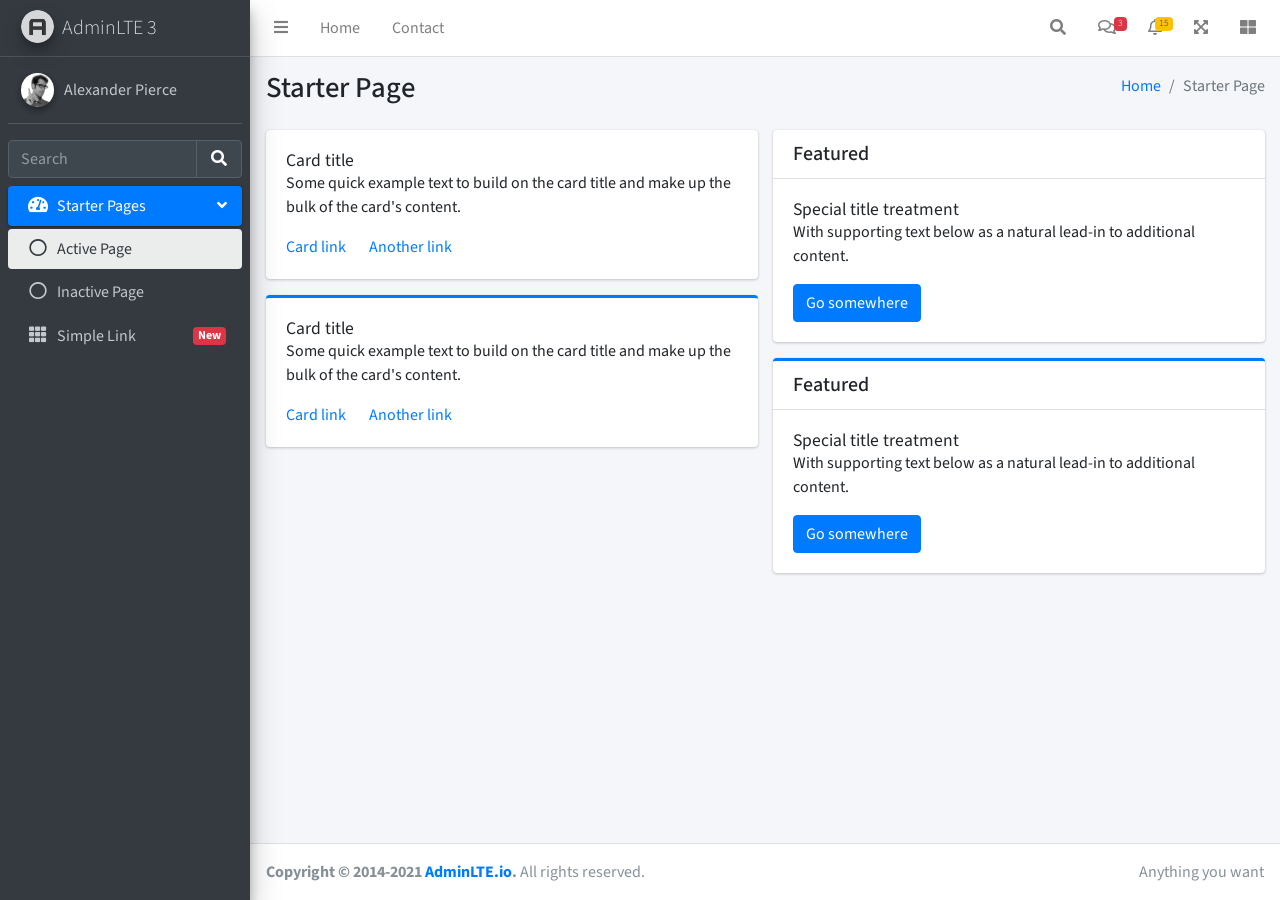
<file: starter.html>
<!DOCTYPE html>
<!--
This is a starter template page. Use this page to start your new project from
scratch. This page gets rid of all links and provides the needed markup only.
-->
<html lang="en">
<head>
  <meta charset="utf-8">
  <meta name="viewport" content="width=device-width, initial-scale=1">
  <title>AdminLTE 3 | Starter</title>

  <!-- Google Font: Source Sans Pro -->
  <link rel="stylesheet" href="https://fonts.googleapis.com/css?family=Source+Sans+Pro:300,400,400i,700&display=fallback">
  <!-- Font Awesome Icons -->
  <link rel="stylesheet" href="plugins/fontawesome-free/css/all.min.css">
  <!-- Theme style -->
  <link rel="stylesheet" href="dist/css/adminlte.min.css">
</head>
<body class="hold-transition sidebar-mini">
<div class="wrapper">

  <!-- Navbar -->
  <nav class="main-header navbar navbar-expand navbar-white navbar-light">
    <!-- Left navbar links -->
    <ul class="navbar-nav">
      <li class="nav-item">
        <a class="nav-link" data-widget="pushmenu" href="#" role="button"><i class="fas fa-bars"></i></a>
      </li>
      <li class="nav-item d-none d-sm-inline-block">
        <a href="index3.html" class="nav-link">Home</a>
      </li>
      <li class="nav-item d-none d-sm-inline-block">
        <a href="#" class="nav-link">Contact</a>
      </li>
    </ul>

    <!-- Right navbar links -->
    <ul class="navbar-nav ml-auto">
      <!-- Navbar Search -->
      <li class="nav-item">
        <a class="nav-link" data-widget="navbar-search" href="#" role="button">
          <i class="fas fa-search"></i>
        </a>
        <div class="navbar-search-block">
          <form class="form-inline">
            <div class="input-group input-group-sm">
              <input class="form-control form-control-navbar" type="search" placeholder="Search" aria-label="Search">
              <div class="input-group-append">
                <button class="btn btn-navbar" type="submit">
                  <i class="fas fa-search"></i>
                </button>
                <button class="btn btn-navbar" type="button" data-widget="navbar-search">
                  <i class="fas fa-times"></i>
                </button>
              </div>
            </div>
          </form>
        </div>
      </li>

      <!-- Messages Dropdown Menu -->
      <li class="nav-item dropdown">
        <a class="nav-link" data-toggle="dropdown" href="#">
          <i class="far fa-comments"></i>
          <span class="badge badge-danger navbar-badge">3</span>
        </a>
        <div class="dropdown-menu dropdown-menu-lg dropdown-menu-right">
          <a href="#" class="dropdown-item">
            <!-- Message Start -->
            <div class="media">
              <img src="dist/img/user1-128x128.jpg" alt="User Avatar" class="img-size-50 mr-3 img-circle">
              <div class="media-body">
                <h3 class="dropdown-item-title">
                  Brad Diesel
                  <span class="float-right text-sm text-danger"><i class="fas fa-star"></i></span>
                </h3>
                <p class="text-sm">Call me whenever you can...</p>
                <p class="text-sm text-muted"><i class="far fa-clock mr-1"></i> 4 Hours Ago</p>
              </div>
            </div>
            <!-- Message End -->
          </a>
          <div class="dropdown-divider"></div>
          <a href="#" class="dropdown-item">
            <!-- Message Start -->
            <div class="media">
              <img src="dist/img/user8-128x128.jpg" alt="User Avatar" class="img-size-50 img-circle mr-3">
              <div class="media-body">
                <h3 class="dropdown-item-title">
                  John Pierce
                  <span class="float-right text-sm text-muted"><i class="fas fa-star"></i></span>
                </h3>
                <p class="text-sm">I got your message bro</p>
                <p class="text-sm text-muted"><i class="far fa-clock mr-1"></i> 4 Hours Ago</p>
              </div>
            </div>
            <!-- Message End -->
          </a>
          <div class="dropdown-divider"></div>
          <a href="#" class="dropdown-item">
            <!-- Message Start -->
            <div class="media">
              <img src="dist/img/user3-128x128.jpg" alt="User Avatar" class="img-size-50 img-circle mr-3">
              <div class="media-body">
                <h3 class="dropdown-item-title">
                  Nora Silvester
                  <span class="float-right text-sm text-warning"><i class="fas fa-star"></i></span>
                </h3>
                <p class="text-sm">The subject goes here</p>
                <p class="text-sm text-muted"><i class="far fa-clock mr-1"></i> 4 Hours Ago</p>
              </div>
            </div>
            <!-- Message End -->
          </a>
          <div class="dropdown-divider"></div>
          <a href="#" class="dropdown-item dropdown-footer">See All Messages</a>
        </div>
      </li>
      <!-- Notifications Dropdown Menu -->
      <li class="nav-item dropdown">
        <a class="nav-link" data-toggle="dropdown" href="#">
          <i class="far fa-bell"></i>
          <span class="badge badge-warning navbar-badge">15</span>
        </a>
        <div class="dropdown-menu dropdown-menu-lg dropdown-menu-right">
          <span class="dropdown-header">15 Notifications</span>
          <div class="dropdown-divider"></div>
          <a href="#" class="dropdown-item">
            <i class="fas fa-envelope mr-2"></i> 4 new messages
            <span class="float-right text-muted text-sm">3 mins</span>
          </a>
          <div class="dropdown-divider"></div>
          <a href="#" class="dropdown-item">
            <i class="fas fa-users mr-2"></i> 8 friend requests
            <span class="float-right text-muted text-sm">12 hours</span>
          </a>
          <div class="dropdown-divider"></div>
          <a href="#" class="dropdown-item">
            <i class="fas fa-file mr-2"></i> 3 new reports
            <span class="float-right text-muted text-sm">2 days</span>
          </a>
          <div class="dropdown-divider"></div>
          <a href="#" class="dropdown-item dropdown-footer">See All Notifications</a>
        </div>
      </li>
      <li class="nav-item">
        <a class="nav-link" data-widget="fullscreen" href="#" role="button">
          <i class="fas fa-expand-arrows-alt"></i>
        </a>
      </li>
      <li class="nav-item">
        <a class="nav-link" data-widget="control-sidebar" data-slide="true" href="#" role="button">
          <i class="fas fa-th-large"></i>
        </a>
      </li>
    </ul>
  </nav>
  <!-- /.navbar -->

  <!-- Main Sidebar Container -->
  <aside class="main-sidebar sidebar-dark-primary elevation-4">
    <!-- Brand Logo -->
    <a href="index3.html" class="brand-link">
      <img src="dist/img/AdminLTELogo.png" alt="AdminLTE Logo" class="brand-image img-circle elevation-3" style="opacity: .8">
      <span class="brand-text font-weight-light">AdminLTE 3</span>
    </a>

    <!-- Sidebar -->
    <div class="sidebar">
      <!-- Sidebar user panel (optional) -->
      <div class="user-panel mt-3 pb-3 mb-3 d-flex">
        <div class="image">
          <img src="dist/img/user2-160x160.jpg" class="img-circle elevation-2" alt="User Image">
        </div>
        <div class="info">
          <a href="#" class="d-block">Alexander Pierce</a>
        </div>
      </div>

      <!-- SidebarSearch Form -->
      <div class="form-inline">
        <div class="input-group" data-widget="sidebar-search">
          <input class="form-control form-control-sidebar" type="search" placeholder="Search" aria-label="Search">
          <div class="input-group-append">
            <button class="btn btn-sidebar">
              <i class="fas fa-search fa-fw"></i>
            </button>
          </div>
        </div>
      </div>

      <!-- Sidebar Menu -->
      <nav class="mt-2">
        <ul class="nav nav-pills nav-sidebar flex-column" data-widget="treeview" role="menu" data-accordion="false">
          <!-- Add icons to the links using the .nav-icon class
               with font-awesome or any other icon font library -->
          <li class="nav-item menu-open">
            <a href="#" class="nav-link active">
              <i class="nav-icon fas fa-tachometer-alt"></i>
              <p>
                Starter Pages
                <i class="right fas fa-angle-left"></i>
              </p>
            </a>
            <ul class="nav nav-treeview">
              <li class="nav-item">
                <a href="#" class="nav-link active">
                  <i class="far fa-circle nav-icon"></i>
                  <p>Active Page</p>
                </a>
              </li>
              <li class="nav-item">
                <a href="#" class="nav-link">
                  <i class="far fa-circle nav-icon"></i>
                  <p>Inactive Page</p>
                </a>
              </li>
            </ul>
          </li>
          <li class="nav-item">
            <a href="#" class="nav-link">
              <i class="nav-icon fas fa-th"></i>
              <p>
                Simple Link
                <span class="right badge badge-danger">New</span>
              </p>
            </a>
          </li>
        </ul>
      </nav>
      <!-- /.sidebar-menu -->
    </div>
    <!-- /.sidebar -->
  </aside>

  <!-- Content Wrapper. Contains page content -->
  <div class="content-wrapper">
    <!-- Content Header (Page header) -->
    <div class="content-header">
      <div class="container-fluid">
        <div class="row mb-2">
          <div class="col-sm-6">
            <h1 class="m-0">Starter Page</h1>
          </div><!-- /.col -->
          <div class="col-sm-6">
            <ol class="breadcrumb float-sm-right">
              <li class="breadcrumb-item"><a href="#">Home</a></li>
              <li class="breadcrumb-item active">Starter Page</li>
            </ol>
          </div><!-- /.col -->
        </div><!-- /.row -->
      </div><!-- /.container-fluid -->
    </div>
    <!-- /.content-header -->

    <!-- Main content -->
    <div class="content">
      <div class="container-fluid">
        <div class="row">
          <div class="col-lg-6">
            <div class="card">
              <div class="card-body">
                <h5 class="card-title">Card title</h5>

                <p class="card-text">
                  Some quick example text to build on the card title and make up the bulk of the card's
                  content.
                </p>

                <a href="#" class="card-link">Card link</a>
                <a href="#" class="card-link">Another link</a>
              </div>
            </div>

            <div class="card card-primary card-outline">
              <div class="card-body">
                <h5 class="card-title">Card title</h5>

                <p class="card-text">
                  Some quick example text to build on the card title and make up the bulk of the card's
                  content.
                </p>
                <a href="#" class="card-link">Card link</a>
                <a href="#" class="card-link">Another link</a>
              </div>
            </div><!-- /.card -->
          </div>
          <!-- /.col-md-6 -->
          <div class="col-lg-6">
            <div class="card">
              <div class="card-header">
                <h5 class="m-0">Featured</h5>
              </div>
              <div class="card-body">
                <h6 class="card-title">Special title treatment</h6>

                <p class="card-text">With supporting text below as a natural lead-in to additional content.</p>
                <a href="#" class="btn btn-primary">Go somewhere</a>
              </div>
            </div>

            <div class="card card-primary card-outline">
              <div class="card-header">
                <h5 class="m-0">Featured</h5>
              </div>
              <div class="card-body">
                <h6 class="card-title">Special title treatment</h6>

                <p class="card-text">With supporting text below as a natural lead-in to additional content.</p>
                <a href="#" class="btn btn-primary">Go somewhere</a>
              </div>
            </div>
          </div>
          <!-- /.col-md-6 -->
        </div>
        <!-- /.row -->
      </div><!-- /.container-fluid -->
    </div>
    <!-- /.content -->
  </div>
  <!-- /.content-wrapper -->

  <!-- Control Sidebar -->
  <aside class="control-sidebar control-sidebar-dark">
    <!-- Control sidebar content goes here -->
    <div class="p-3">
      <h5>Title</h5>
      <p>Sidebar content</p>
    </div>
  </aside>
  <!-- /.control-sidebar -->

  <!-- Main Footer -->
  <footer class="main-footer">
    <!-- To the right -->
    <div class="float-right d-none d-sm-inline">
      Anything you want
    </div>
    <!-- Default to the left -->
    <strong>Copyright &copy; 2014-2021 <a href="https://adminlte.io">AdminLTE.io</a>.</strong> All rights reserved.
  </footer>
</div>
<!-- ./wrapper -->

<!-- REQUIRED SCRIPTS -->

<!-- jQuery -->
<script src="plugins/jquery/jquery.min.js"></script>
<!-- Bootstrap 4 -->
<script src="plugins/bootstrap/js/bootstrap.bundle.min.js"></script>
<!-- AdminLTE App -->
<script src="dist/js/adminlte.min.js"></script>
</body>
</html>
</file>
<file: plugins/daterangepicker/daterangepicker.css>
.daterangepicker {
  position: absolute;
  color: inherit;
  background-color: #fff;
  border-radius: 4px;
  border: 1px solid #ddd;
  width: 278px;
  max-width: none;
  padding: 0;
  margin-top: 7px;
  top: 100px;
  left: 20px;
  z-index: 3001;
  display: none;
  font-family: arial;
  font-size: 15px;
  line-height: 1em;
}

.daterangepicker:before, .daterangepicker:after {
  position: absolute;
  display: inline-block;
  border-bottom-color: rgba(0, 0, 0, 0.2);
  content: '';
}

.daterangepicker:before {
  top: -7px;
  border-right: 7px solid transparent;
  border-left: 7px solid transparent;
  border-bottom: 7px solid #ccc;
}

.daterangepicker:after {
  top: -6px;
  border-right: 6px solid transparent;
  border-bottom: 6px solid #fff;
  border-left: 6px solid transparent;
}

.daterangepicker.opensleft:before {
  right: 9px;
}

.daterangepicker.opensleft:after {
  right: 10px;
}

.daterangepicker.openscenter:before {
  left: 0;
  right: 0;
  width: 0;
  margin-left: auto;
  margin-right: auto;
}

.daterangepicker.openscenter:after {
  left: 0;
  right: 0;
  width: 0;
  margin-left: auto;
  margin-right: auto;
}

.daterangepicker.opensright:before {
  left: 9px;
}

.daterangepicker.opensright:after {
  left: 10px;
}

.daterangepicker.drop-up {
  margin-top: -7px;
}

.daterangepicker.drop-up:before {
  top: initial;
  bottom: -7px;
  border-bottom: initial;
  border-top: 7px solid #ccc;
}

.daterangepicker.drop-up:after {
  top: initial;
  bottom: -6px;
  border-bottom: initial;
  border-top: 6px solid #fff;
}

.daterangepicker.single .daterangepicker .ranges, .daterangepicker.single .drp-calendar {
  float: none;
}

.daterangepicker.single .drp-selected {
  display: none;
}

.daterangepicker.show-calendar .drp-calendar {
  display: block;
}

.daterangepicker.show-calendar .drp-buttons {
  display: block;
}

.daterangepicker.auto-apply .drp-buttons {
  display: none;
}

.daterangepicker .drp-calendar {
  display: none;
  max-width: 270px;
}

.daterangepicker .drp-calendar.left {
  padding: 8px 0 8px 8px;
}

.daterangepicker .drp-calendar.right {
  padding: 8px;
}

.daterangepicker .drp-calendar.single .calendar-table {
  border: none;
}

.daterangepicker .calendar-table .next span, .daterangepicker .calendar-table .prev span {
  color: #fff;
  border: solid black;
  border-width: 0 2px 2px 0;
  border-radius: 0;
  display: inline-block;
  padding: 3px;
}

.daterangepicker .calendar-table .next span {
  transform: rotate(-45deg);
  -webkit-transform: rotate(-45deg);
}

.daterangepicker .calendar-table .prev span {
  transform: rotate(135deg);
  -webkit-transform: rotate(135deg);
}

.daterangepicker .calendar-table th, .daterangepicker .calendar-table td {
  white-space: nowrap;
  text-align: center;
  vertical-align: middle;
  min-width: 32px;
  width: 32px;
  height: 24px;
  line-height: 24px;
  font-size: 12px;
  border-radius: 4px;
  border: 1px solid transparent;
  white-space: nowrap;
  cursor: pointer;
}

.daterangepicker .calendar-table {
  border: 1px solid #fff;
  border-radius: 4px;
  background-color: #fff;
}

.daterangepicker .calendar-table table {
  width: 100%;
  margin: 0;
  border-spacing: 0;
  border-collapse: collapse;
}

.daterangepicker td.available:hover, .daterangepicker th.available:hover {
  background-color: #eee;
  border-color: transparent;
  color: inherit;
}

.daterangepicker td.week, .daterangepicker th.week {
  font-size: 80%;
  color: #ccc;
}

.daterangepicker td.off, .daterangepicker td.off.in-range, .daterangepicker td.off.start-date, .daterangepicker td.off.end-date {
  background-color: #fff;
  border-color: transparent;
  color: #999;
}

.daterangepicker td.in-range {
  background-color: #ebf4f8;
  border-color: transparent;
  color: #000;
  border-radius: 0;
}

.daterangepicker td.start-date {
  border-radius: 4px 0 0 4px;
}

.daterangepicker td.end-date {
  border-radius: 0 4px 4px 0;
}

.daterangepicker td.start-date.end-date {
  border-radius: 4px;
}

.daterangepicker td.active, .daterangepicker td.active:hover {
  background-color: #357ebd;
  border-color: transparent;
  color: #fff;
}

.daterangepicker th.month {
  width: auto;
}

.daterangepicker td.disabled, .daterangepicker option.disabled {
  color: #999;
  cursor: not-allowed;
  text-decoration: line-through;
}

.daterangepicker select.monthselect, .daterangepicker select.yearselect {
  font-size: 12px;
  padding: 1px;
  height: auto;
  margin: 0;
  cursor: default;
}

.daterangepicker select.monthselect {
  margin-right: 2%;
  width: 56%;
}

.daterangepicker select.yearselect {
  width: 40%;
}

.daterangepicker select.hourselect, .daterangepicker select.minuteselect, .daterangepicker select.secondselect, .daterangepicker select.ampmselect {
  width: 50px;
  margin: 0 auto;
  background: #eee;
  border: 1px solid #eee;
  padding: 2px;
  outline: 0;
  font-size: 12px;
}

.daterangepicker .calendar-time {
  text-align: center;
  margin: 4px auto 0 auto;
  line-height: 30px;
  position: relative;
}

.daterangepicker .calendar-time select.disabled {
  color: #ccc;
  cursor: not-allowed;
}

.daterangepicker .drp-buttons {
  clear: both;
  text-align: right;
  padding: 8px;
  border-top: 1px solid #ddd;
  display: none;
  line-height: 12px;
  vertical-align: middle;
}

.daterangepicker .drp-selected {
  display: inline-block;
  font-size: 12px;
  padding-right: 8px;
}

.daterangepicker .drp-buttons .btn {
  margin-left: 8px;
  font-size: 12px;
  font-weight: bold;
  padding: 4px 8px;
}

.daterangepicker.show-ranges.single.rtl .drp-calendar.left {
  border-right: 1px solid #ddd;
}

.daterangepicker.show-ranges.single.ltr .drp-calendar.left {
  border-left: 1px solid #ddd;
}

.daterangepicker.show-ranges.rtl .drp-calendar.right {
  border-right: 1px solid #ddd;
}

.daterangepicker.show-ranges.ltr .drp-calendar.left {
  border-left: 1px solid #ddd;
}

.daterangepicker .ranges {
  float: none;
  text-align: left;
  margin: 0;
}

.daterangepicker.show-calendar .ranges {
  margin-top: 8px;
}

.daterangepicker .ranges ul {
  list-style: none;
  margin: 0 auto;
  padding: 0;
  width: 100%;
}

.daterangepicker .ranges li {
  font-size: 12px;
  padding: 8px 12px;
  cursor: pointer;
}

.daterangepicker .ranges li:hover {
  background-color: #eee;
}

.daterangepicker .ranges li.active {
  background-color: #08c;
  color: #fff;
}

/*  Larger Screen Styling */
@media (min-width: 564px) {
  .daterangepicker {
    width: auto;
  }

  .daterangepicker .ranges ul {
    width: 140px;
  }

  .daterangepicker.single .ranges ul {
    width: 100%;
  }

  .daterangepicker.single .drp-calendar.left {
    clear: none;
  }

  .daterangepicker.single .ranges, .daterangepicker.single .drp-calendar {
    float: left;
  }

  .daterangepicker {
    direction: ltr;
    text-align: left;
  }

  .daterangepicker .drp-calendar.left {
    clear: left;
    margin-right: 0;
  }

  .daterangepicker .drp-calendar.left .calendar-table {
    border-right: none;
    border-top-right-radius: 0;
    border-bottom-right-radius: 0;
  }

  .daterangepicker .drp-calendar.right {
    margin-left: 0;
  }

  .daterangepicker .drp-calendar.right .calendar-table {
    border-left: none;
    border-top-left-radius: 0;
    border-bottom-left-radius: 0;
  }

  .daterangepicker .drp-calendar.left .calendar-table {
    padding-right: 8px;
  }

  .daterangepicker .ranges, .daterangepicker .drp-calendar {
    float: left;
  }
}

@media (min-width: 730px) {
  .daterangepicker .ranges {
    width: auto;
  }

  .daterangepicker .ranges {
    float: left;
  }

  .daterangepicker.rtl .ranges {
    float: right;
  }

  .daterangepicker .drp-calendar.left {
    clear: none !important;
  }
}
</file>
<file: html/css/style.css>
.center {
    display: flex;
    justify-content: center; /* Mengatur posisi horizontal di tengah */
    align-items: center; /* Mengatur posisi vertikal di tengah */
    height: 12
    0vh; /* Menggunakan tinggi viewport untuk mengisi seluruh ketinggian layar */
}

#carousel img {
    display: none;
    max-width: 100%;
    height: auto;
}
</file>
<file: plugins/jqvmap/jqvmap.min.css>
.jqvmap-label,.jqvmap-pin{pointer-events:none}.jqvmap-label{position:absolute;display:none;-webkit-border-radius:3px;-moz-border-radius:3px;border-radius:3px;background:#292929;color:#fff;font-family:sans-serif,Verdana;font-size:smaller;padding:3px}.jqvmap-zoomin,.jqvmap-zoomout{position:absolute;left:10px;-webkit-border-radius:3px;-moz-border-radius:3px;border-radius:3px;background:#000;padding:3px;color:#fff;width:10px;height:10px;cursor:pointer;line-height:10px;text-align:center}.jqvmap-zoomin{top:10px}.jqvmap-zoomout{top:30px}.jqvmap-region{cursor:pointer}.jqvmap-ajax_response{width:100%;height:500px}
</file>
<file: plugins/overlayScrollbars/css/OverlayScrollbars.min.css>
/*!
 * OverlayScrollbars
 * https://github.com/KingSora/OverlayScrollbars
 *
 * Version: 1.13.0
 *
 * Copyright KingSora | Rene Haas.
 * https://github.com/KingSora
 *
 * Released under the MIT license.
 * Date: 02.08.2020
 */
html.os-html,html.os-html>.os-host{display:block;overflow:hidden;box-sizing:border-box;height:100%!important;width:100%!important;min-width:100%!important;min-height:100%!important;margin:0!important;position:absolute!important}html.os-html>.os-host>.os-padding{position:absolute}body.os-dragging,body.os-dragging *{cursor:default}.os-host,.os-host-textarea{position:relative;overflow:visible!important;-webkit-box-orient:vertical;-webkit-box-direction:normal;-ms-flex-direction:column;flex-direction:column;-ms-flex-wrap:nowrap;flex-wrap:nowrap;-webkit-box-pack:start;-ms-flex-pack:start;justify-content:flex-start;-ms-flex-line-pack:start;align-content:flex-start;-webkit-box-align:start;-ms-flex-align:start;-ms-grid-row-align:flex-start;align-items:flex-start}.os-host-flexbox{overflow:hidden!important;display:-webkit-box;display:-ms-flexbox;display:flex}.os-host-flexbox>.os-size-auto-observer{height:inherit!important}.os-host-flexbox>.os-content-glue{-webkit-box-flex:1;-ms-flex-positive:1;flex-grow:1;-ms-flex-negative:0;flex-shrink:0}.os-host-flexbox>.os-size-auto-observer,.os-host-flexbox>.os-content-glue{min-height:0;min-width:0;-webkit-box-flex:0;-ms-flex-positive:0;flex-grow:0;-ms-flex-negative:1;flex-shrink:1;-ms-flex-preferred-size:auto;flex-basis:auto}#os-dummy-scrollbar-size{position:fixed;opacity:0;-ms-filter:'progid:DXImageTransform.Microsoft.Alpha(Opacity=0)';visibility:hidden;overflow:scroll;height:500px;width:500px}#os-dummy-scrollbar-size>div{width:200%;height:200%;margin:10px 0}#os-dummy-scrollbar-size:before,#os-dummy-scrollbar-size:after,.os-content:before,.os-content:after{content:'';display:table;width:.01px;height:.01px;line-height:0;font-size:0;flex-grow:0;flex-shrink:0;visibility:hidden}#os-dummy-scrollbar-size,.os-viewport{-ms-overflow-style:scrollbar!important}.os-viewport-native-scrollbars-invisible#os-dummy-scrollbar-size,.os-viewport-native-scrollbars-invisible.os-viewport{scrollbar-width:none!important}.os-viewport-native-scrollbars-invisible#os-dummy-scrollbar-size::-webkit-scrollbar,.os-viewport-native-scrollbars-invisible.os-viewport::-webkit-scrollbar,.os-viewport-native-scrollbars-invisible#os-dummy-scrollbar-size::-webkit-scrollbar-corner,.os-viewport-native-scrollbars-invisible.os-viewport::-webkit-scrollbar-corner{display:none!important;width:0!important;height:0!important;visibility:hidden!important;background:0 0!important}.os-content-glue{box-sizing:inherit;max-height:100%;max-width:100%;width:100%;pointer-events:none}.os-padding{box-sizing:inherit;direction:inherit;position:absolute;overflow:visible;padding:0;margin:0;left:0;top:0;bottom:0;right:0;width:auto!important;height:auto!important;z-index:0}.os-host-overflow>.os-padding{overflow:hidden}.os-viewport{direction:inherit!important;box-sizing:inherit!important;resize:none!important;outline:0!important;position:absolute;overflow:hidden;top:0;left:0;bottom:0;right:0;padding:0;margin:0;-webkit-overflow-scrolling:touch}.os-content-arrange{position:absolute;z-index:-1;min-height:1px;min-width:1px;pointer-events:none}.os-content{direction:inherit;box-sizing:border-box!important;position:relative;display:block;height:100%;width:100%;height:100%;width:100%;visibility:visible}.os-content>.os-textarea{box-sizing:border-box!important;direction:inherit!important;background:0 0!important;outline:0 transparent!important;overflow:hidden!important;position:absolute!important;display:block!important;top:0!important;left:0!important;margin:0!important;border-radius:0!important;float:none!important;-webkit-filter:none!important;filter:none!important;border:0!important;resize:none!important;-webkit-transform:none!important;transform:none!important;max-width:none!important;max-height:none!important;box-shadow:none!important;-webkit-perspective:none!important;perspective:none!important;opacity:1!important;z-index:1!important;clip:auto!important;vertical-align:baseline!important;padding:0}.os-host-rtl>.os-padding>.os-viewport>.os-content>.os-textarea{right:0!important}.os-content>.os-textarea-cover{z-index:-1;pointer-events:none}.os-content>.os-textarea[wrap=off]{white-space:pre!important;margin:0!important}.os-text-inherit{font-family:inherit;font-size:inherit;font-weight:inherit;font-style:inherit;font-variant:inherit;text-transform:inherit;text-decoration:inherit;text-indent:inherit;text-align:inherit;text-shadow:inherit;text-overflow:inherit;letter-spacing:inherit;word-spacing:inherit;line-height:inherit;unicode-bidi:inherit;direction:inherit;color:inherit;cursor:text}.os-resize-observer,.os-resize-observer-host{box-sizing:inherit;display:block;visibility:hidden;position:absolute;top:0;left:0;height:100%;width:100%;overflow:hidden;pointer-events:none;z-index:-1}.os-resize-observer-host{padding:inherit;border:inherit;border-color:transparent;border-style:solid;box-sizing:border-box}.os-resize-observer-host.observed{display:flex;flex-direction:column;justify-content:flex-start;align-items:flex-start}.os-resize-observer-host>.os-resize-observer,.os-resize-observer-host.observed>.os-resize-observer{height:200%;width:200%;padding:inherit;border:inherit;margin:0;display:block;box-sizing:content-box}.os-resize-observer-host.observed>.os-resize-observer,.os-resize-observer-host.observed>.os-resize-observer:before{display:flex;position:relative;flex-grow:1;flex-shrink:0;flex-basis:auto;box-sizing:border-box}.os-resize-observer-host.observed>.os-resize-observer:before{content:'';box-sizing:content-box;padding:inherit;border:inherit;margin:0}.os-size-auto-observer{box-sizing:inherit!important;height:100%;width:inherit;max-width:1px;position:relative;float:left;max-height:1px;overflow:hidden;z-index:-1;padding:0;margin:0;pointer-events:none;-webkit-box-flex:inherit;-ms-flex-positive:inherit;flex-grow:inherit;-ms-flex-negative:0;flex-shrink:0;-ms-flex-preferred-size:0;flex-basis:0}.os-size-auto-observer>.os-resize-observer{width:1000%;height:1000%;min-height:1px;min-width:1px}.os-resize-observer-item{position:absolute;top:0;right:0;bottom:0;left:0;overflow:hidden;z-index:-1;opacity:0;direction:ltr!important;-webkit-box-flex:0!important;-ms-flex:none!important;flex:none!important}.os-resize-observer-item-final{position:absolute;left:0;top:0;-webkit-transition:none!important;transition:none!important;-webkit-box-flex:0!important;-ms-flex:none!important;flex:none!important}.os-resize-observer{-webkit-animation-duration:.001s;animation-duration:.001s;-webkit-animation-name:os-resize-observer-dummy-animation;animation-name:os-resize-observer-dummy-animation}object.os-resize-observer{box-sizing:border-box!important}@-webkit-keyframes os-resize-observer-dummy-animation{0%{z-index:0}to{z-index:-1}}@keyframes os-resize-observer-dummy-animation{0%{z-index:0}to{z-index:-1}}.os-host-transition>.os-scrollbar,.os-host-transition>.os-scrollbar-corner{-webkit-transition:opacity .3s,visibility .3s,top .3s,right .3s,bottom .3s,left .3s;transition:opacity .3s,visibility .3s,top .3s,right .3s,bottom .3s,left .3s}html.os-html>.os-host>.os-scrollbar{position:absolute;z-index:999999}.os-scrollbar,.os-scrollbar-corner{position:absolute;opacity:1;-ms-filter:'progid:DXImageTransform.Microsoft.Alpha(Opacity=100)';z-index:1}.os-scrollbar-corner{bottom:0;right:0}.os-scrollbar{pointer-events:none}.os-scrollbar-track{pointer-events:auto;position:relative;height:100%;width:100%;padding:0!important;border:0!important}.os-scrollbar-handle{pointer-events:auto;position:absolute;width:100%;height:100%}.os-scrollbar-handle-off,.os-scrollbar-track-off{pointer-events:none}.os-scrollbar.os-scrollbar-unusable,.os-scrollbar.os-scrollbar-unusable *{pointer-events:none!important}.os-scrollbar.os-scrollbar-unusable .os-scrollbar-handle{opacity:0!important}.os-scrollbar-horizontal{bottom:0;left:0}.os-scrollbar-vertical{top:0;right:0}.os-host-rtl>.os-scrollbar-horizontal{right:0}.os-host-rtl>.os-scrollbar-vertical{right:auto;left:0}.os-host-rtl>.os-scrollbar-corner{right:auto;left:0}.os-scrollbar-auto-hidden,.os-padding+.os-scrollbar-corner,.os-host-resize-disabled.os-host-scrollbar-horizontal-hidden>.os-scrollbar-corner,.os-host-scrollbar-horizontal-hidden>.os-scrollbar-horizontal,.os-host-resize-disabled.os-host-scrollbar-vertical-hidden>.os-scrollbar-corner,.os-host-scrollbar-vertical-hidden>.os-scrollbar-vertical,.os-scrollbar-horizontal.os-scrollbar-auto-hidden+.os-scrollbar-vertical+.os-scrollbar-corner,.os-scrollbar-horizontal+.os-scrollbar-vertical.os-scrollbar-auto-hidden+.os-scrollbar-corner,.os-scrollbar-horizontal.os-scrollbar-auto-hidden+.os-scrollbar-vertical.os-scrollbar-auto-hidden+.os-scrollbar-corner{opacity:0;visibility:hidden;pointer-events:none}.os-scrollbar-corner-resize-both{cursor:nwse-resize}.os-host-rtl>.os-scrollbar-corner-resize-both{cursor:nesw-resize}.os-scrollbar-corner-resize-horizontal{cursor:ew-resize}.os-scrollbar-corner-resize-vertical{cursor:ns-resize}.os-dragging .os-scrollbar-corner.os-scrollbar-corner-resize{cursor:default}.os-host-resize-disabled.os-host-scrollbar-horizontal-hidden>.os-scrollbar-vertical{top:0;bottom:0}.os-host-resize-disabled.os-host-scrollbar-vertical-hidden>.os-scrollbar-horizontal,.os-host-rtl.os-host-resize-disabled.os-host-scrollbar-vertical-hidden>.os-scrollbar-horizontal{right:0;left:0}.os-scrollbar:hover,.os-scrollbar-corner.os-scrollbar-corner-resize{opacity:1!important;visibility:visible!important}.os-scrollbar-corner.os-scrollbar-corner-resize{background-image:url([data-uri]);background-repeat:no-repeat;background-position:100% 100%;pointer-events:auto!important}.os-host-rtl>.os-scrollbar-corner.os-scrollbar-corner-resize{-webkit-transform:scale(-1,1);transform:scale(-1,1)}.os-host-overflow{overflow:hidden!important}.os-theme-none>.os-scrollbar-horizontal,.os-theme-none>.os-scrollbar-vertical,.os-theme-none>.os-scrollbar-corner{display:none!important}.os-theme-none>.os-scrollbar-corner-resize{display:block!important;min-width:10px;min-height:10px}.os-theme-dark>.os-scrollbar-horizontal,.os-theme-light>.os-scrollbar-horizontal{right:10px;height:10px}.os-theme-dark>.os-scrollbar-vertical,.os-theme-light>.os-scrollbar-vertical{bottom:10px;width:10px}.os-theme-dark.os-host-rtl>.os-scrollbar-horizontal,.os-theme-light.os-host-rtl>.os-scrollbar-horizontal{left:10px;right:0}.os-theme-dark>.os-scrollbar-corner,.os-theme-light>.os-scrollbar-corner{height:10px;width:10px}.os-theme-dark>.os-scrollbar-corner,.os-theme-light>.os-scrollbar-corner{background-color:transparent}.os-theme-dark>.os-scrollbar,.os-theme-light>.os-scrollbar{padding:2px;box-sizing:border-box;background:0 0}.os-theme-dark>.os-scrollbar.os-scrollbar-unusable,.os-theme-light>.os-scrollbar.os-scrollbar-unusable{background:0 0}.os-theme-dark>.os-scrollbar>.os-scrollbar-track,.os-theme-light>.os-scrollbar>.os-scrollbar-track{background:0 0}.os-theme-dark>.os-scrollbar-horizontal>.os-scrollbar-track>.os-scrollbar-handle,.os-theme-light>.os-scrollbar-horizontal>.os-scrollbar-track>.os-scrollbar-handle{min-width:30px}.os-theme-dark>.os-scrollbar-vertical>.os-scrollbar-track>.os-scrollbar-handle,.os-theme-light>.os-scrollbar-vertical>.os-scrollbar-track>.os-scrollbar-handle{min-height:30px}.os-theme-dark.os-host-transition>.os-scrollbar>.os-scrollbar-track>.os-scrollbar-handle,.os-theme-light.os-host-transition>.os-scrollbar>.os-scrollbar-track>.os-scrollbar-handle{-webkit-transition:background-color .3s;transition:background-color .3s}.os-theme-dark>.os-scrollbar>.os-scrollbar-track>.os-scrollbar-handle,.os-theme-light>.os-scrollbar>.os-scrollbar-track>.os-scrollbar-handle,.os-theme-dark>.os-scrollbar>.os-scrollbar-track,.os-theme-light>.os-scrollbar>.os-scrollbar-track{border-radius:10px}.os-theme-dark>.os-scrollbar>.os-scrollbar-track>.os-scrollbar-handle{background:rgba(0,0,0,.4)}.os-theme-light>.os-scrollbar>.os-scrollbar-track>.os-scrollbar-handle{background:rgba(255,255,255,.4)}.os-theme-dark>.os-scrollbar:hover>.os-scrollbar-track>.os-scrollbar-handle{background:rgba(0,0,0,.55)}.os-theme-light>.os-scrollbar:hover>.os-scrollbar-track>.os-scrollbar-handle{background:rgba(255,255,255,.55)}.os-theme-dark>.os-scrollbar>.os-scrollbar-track>.os-scrollbar-handle.active{background:rgba(0,0,0,.7)}.os-theme-light>.os-scrollbar>.os-scrollbar-track>.os-scrollbar-handle.active{background:rgba(255,255,255,.7)}.os-theme-dark>.os-scrollbar-horizontal .os-scrollbar-handle:before,.os-theme-dark>.os-scrollbar-vertical .os-scrollbar-handle:before,.os-theme-light>.os-scrollbar-horizontal .os-scrollbar-handle:before,.os-theme-light>.os-scrollbar-vertical .os-scrollbar-handle:before{content:'';position:absolute;left:0;right:0;top:0;bottom:0;display:block}.os-theme-dark.os-host-scrollbar-horizontal-hidden>.os-scrollbar-horizontal .os-scrollbar-handle:before,.os-theme-dark.os-host-scrollbar-vertical-hidden>.os-scrollbar-vertical .os-scrollbar-handle:before,.os-theme-light.os-host-scrollbar-horizontal-hidden>.os-scrollbar-horizontal .os-scrollbar-handle:before,.os-theme-light.os-host-scrollbar-vertical-hidden>.os-scrollbar-vertical .os-scrollbar-handle:before{display:none}.os-theme-dark>.os-scrollbar-horizontal .os-scrollbar-handle:before,.os-theme-light>.os-scrollbar-horizontal .os-scrollbar-handle:before{top:-6px;bottom:-2px}.os-theme-dark>.os-scrollbar-vertical .os-scrollbar-handle:before,.os-theme-light>.os-scrollbar-vertical .os-scrollbar-handle:before{left:-6px;right:-2px}.os-host-rtl.os-theme-dark>.os-scrollbar-vertical .os-scrollbar-handle:before,.os-host-rtl.os-theme-light>.os-scrollbar-vertical .os-scrollbar-handle:before{right:-6px;left:-2px}
</file>
<file: plugins/summernote/summernote-bs4.min.css>
@font-face{font-display:auto;font-family:summernote;font-style:normal;font-weight:400;src:url(font/summernote.eot?#iefix) format("embedded-opentype"),url(font/summernote.woff2) format("woff2"),url(font/summernote.woff) format("woff"),url(font/summernote.ttf) format("truetype")}[class*=" note-icon"]:before,[class^=note-icon]:before{text-rendering:auto;-moz-osx-font-smoothing:grayscale;-webkit-font-smoothing:antialiased;speak:none;display:inline-block;font-family:summernote;font-size:inherit;font-style:normal;text-decoration:inherit;text-transform:none;vertical-align:middle}.note-icon-fw{text-align:center;width:1.25em}.note-icon-border{border:.08em solid #eee;border-radius:.1em;padding:.2em .25em .15em}.note-icon-pull-left{float:left}.note-icon-pull-right{float:right}.note-icon.note-icon-pull-left{margin-right:.3em}.note-icon.note-icon-pull-right{margin-left:.3em}.note-icon-align:before{content:"\ea01"}.note-icon-align-center:before{content:"\ea02"}.note-icon-align-indent:before{content:"\ea03"}.note-icon-align-justify:before{content:"\ea04"}.note-icon-align-left:before{content:"\ea05"}.note-icon-align-outdent:before{content:"\ea06"}.note-icon-align-right:before{content:"\ea07"}.note-icon-arrow-circle-down:before{content:"\ea08"}.note-icon-arrow-circle-left:before{content:"\ea09"}.note-icon-arrow-circle-right:before{content:"\ea0a"}.note-icon-arrow-circle-up:before{content:"\ea0b"}.note-icon-arrows-alt:before{content:"\ea0c"}.note-icon-arrows-h:before{content:"\ea0d"}.note-icon-arrows-v:before{content:"\ea0e"}.note-icon-bold:before{content:"\ea0f"}.note-icon-caret:before{content:"\ea10"}.note-icon-chain-broken:before{content:"\ea11"}.note-icon-circle:before{content:"\ea12"}.note-icon-close:before{content:"\ea13"}.note-icon-code:before{content:"\ea14"}.note-icon-col-after:before{content:"\ea15"}.note-icon-col-before:before{content:"\ea16"}.note-icon-col-remove:before{content:"\ea17"}.note-icon-eraser:before{content:"\ea18"}.note-icon-float-left:before{content:"\ea19"}.note-icon-float-none:before{content:"\ea1a"}.note-icon-float-right:before{content:"\ea1b"}.note-icon-font:before{content:"\ea1c"}.note-icon-frame:before{content:"\ea1d"}.note-icon-italic:before{content:"\ea1e"}.note-icon-link:before{content:"\ea1f"}.note-icon-magic:before{content:"\ea20"}.note-icon-menu-check:before{content:"\ea21"}.note-icon-minus:before{content:"\ea22"}.note-icon-orderedlist:before{content:"\ea23"}.note-icon-pencil:before{content:"\ea24"}.note-icon-picture:before{content:"\ea25"}.note-icon-question:before{content:"\ea26"}.note-icon-redo:before{content:"\ea27"}.note-icon-rollback:before{content:"\ea28"}.note-icon-row-above:before{content:"\ea29"}.note-icon-row-below:before{content:"\ea2a"}.note-icon-row-remove:before{content:"\ea2b"}.note-icon-special-character:before{content:"\ea2c"}.note-icon-square:before{content:"\ea2d"}.note-icon-strikethrough:before{content:"\ea2e"}.note-icon-subscript:before{content:"\ea2f"}.note-icon-summernote:before{content:"\ea30"}.note-icon-superscript:before{content:"\ea31"}.note-icon-table:before{content:"\ea32"}.note-icon-text-height:before{content:"\ea33"}.note-icon-trash:before{content:"\ea34"}.note-icon-underline:before{content:"\ea35"}.note-icon-undo:before{content:"\ea36"}.note-icon-unorderedlist:before{content:"\ea37"}.note-icon-video:before{content:"\ea38"}.note-editor{position:relative}.note-editor .note-dropzone{background-color:#fff;color:#87cefa;display:none;opacity:.95;position:absolute;z-index:100}.note-editor .note-dropzone .note-dropzone-message{display:table-cell;font-size:28px;font-weight:700;text-align:center;vertical-align:middle}.note-editor .note-dropzone.hover{color:#098ddf}.note-editor.dragover .note-dropzone{display:table}.note-editor .note-editing-area{position:relative}.note-editor .note-editing-area .note-editable{outline:none}.note-editor .note-editing-area .note-editable sup{vertical-align:super}.note-editor .note-editing-area .note-editable sub{vertical-align:sub}.note-editor .note-editing-area .note-editable img.note-float-left{margin-right:10px}.note-editor .note-editing-area .note-editable img.note-float-right{margin-left:10px}.note-editor.note-airframe,.note-editor.note-frame{border:1px solid #00000032}.note-editor.note-airframe.codeview .note-editing-area .note-editable,.note-editor.note-frame.codeview .note-editing-area .note-editable{display:none}.note-editor.note-airframe.codeview .note-editing-area .note-codable,.note-editor.note-frame.codeview .note-editing-area .note-codable{display:block}.note-editor.note-airframe .note-editing-area,.note-editor.note-frame .note-editing-area{overflow:hidden}.note-editor.note-airframe .note-editing-area .note-editable,.note-editor.note-frame .note-editing-area .note-editable{word-wrap:break-word;overflow:auto;padding:10px}.note-editor.note-airframe .note-editing-area .note-editable[contenteditable=false],.note-editor.note-frame .note-editing-area .note-editable[contenteditable=false]{background-color:#8080801d}.note-editor.note-airframe .note-editing-area .note-codable,.note-editor.note-frame .note-editing-area .note-codable{background-color:#222;border:none;border-radius:0;box-shadow:none;-ms-box-sizing:border-box;box-sizing:border-box;color:#ccc;display:none;font-family:Menlo,Monaco,monospace,sans-serif;font-size:14px;margin-bottom:0;outline:none;padding:10px;resize:none;width:100%}.note-editor.note-airframe.fullscreen,.note-editor.note-frame.fullscreen{left:0;position:fixed;top:0;width:100%!important;z-index:1050}.note-editor.note-airframe.fullscreen .note-resizebar,.note-editor.note-frame.fullscreen .note-resizebar{display:none}.note-editor.note-airframe .note-status-output,.note-editor.note-frame .note-status-output{border:0;border-top:1px solid #e2e2e2;color:#000;display:block;font-size:14px;height:20px;line-height:1.42857143;margin-bottom:0;width:100%}.note-editor.note-airframe .note-status-output:empty,.note-editor.note-frame .note-status-output:empty{border-top:0 solid transparent;height:0}.note-editor.note-airframe .note-status-output .pull-right,.note-editor.note-frame .note-status-output .pull-right{float:right!important}.note-editor.note-airframe .note-status-output .text-muted,.note-editor.note-frame .note-status-output .text-muted{color:#777}.note-editor.note-airframe .note-status-output .text-primary,.note-editor.note-frame .note-status-output .text-primary{color:#286090}.note-editor.note-airframe .note-status-output .text-success,.note-editor.note-frame .note-status-output .text-success{color:#3c763d}.note-editor.note-airframe .note-status-output .text-info,.note-editor.note-frame .note-status-output .text-info{color:#31708f}.note-editor.note-airframe .note-status-output .text-warning,.note-editor.note-frame .note-status-output .text-warning{color:#8a6d3b}.note-editor.note-airframe .note-status-output .text-danger,.note-editor.note-frame .note-status-output .text-danger{color:#a94442}.note-editor.note-airframe .note-status-output .alert,.note-editor.note-frame .note-status-output .alert{background-color:#f5f5f5;border-radius:0;color:#000;margin:-7px 0 0;padding:7px 10px 2px}.note-editor.note-airframe .note-status-output .alert .note-icon,.note-editor.note-frame .note-status-output .alert .note-icon{margin-right:5px}.note-editor.note-airframe .note-status-output .alert-success,.note-editor.note-frame .note-status-output .alert-success{background-color:#dff0d8!important;color:#3c763d!important}.note-editor.note-airframe .note-status-output .alert-info,.note-editor.note-frame .note-status-output .alert-info{background-color:#d9edf7!important;color:#31708f!important}.note-editor.note-airframe .note-status-output .alert-warning,.note-editor.note-frame .note-status-output .alert-warning{background-color:#fcf8e3!important;color:#8a6d3b!important}.note-editor.note-airframe .note-status-output .alert-danger,.note-editor.note-frame .note-status-output .alert-danger{background-color:#f2dede!important;color:#a94442!important}.note-editor.note-airframe .note-statusbar,.note-editor.note-frame .note-statusbar{background-color:#8080801d;border-bottom-left-radius:4px;border-bottom-right-radius:4px;border-top:1px solid #00000032}.note-editor.note-airframe .note-statusbar .note-resizebar,.note-editor.note-frame .note-statusbar .note-resizebar{cursor:ns-resize;height:9px;padding-top:1px;width:100%}.note-editor.note-airframe .note-statusbar .note-resizebar .note-icon-bar,.note-editor.note-frame .note-statusbar .note-resizebar .note-icon-bar{border-top:1px solid #00000032;margin:1px auto;width:20px}.note-editor.note-airframe .note-statusbar.locked .note-resizebar,.note-editor.note-frame .note-statusbar.locked .note-resizebar{cursor:default}.note-editor.note-airframe .note-statusbar.locked .note-resizebar .note-icon-bar,.note-editor.note-frame .note-statusbar.locked .note-resizebar .note-icon-bar{display:none}.note-editor.note-airframe .note-placeholder,.note-editor.note-frame .note-placeholder{padding:10px}.note-editor.note-airframe{border:0}.note-editor.note-airframe .note-editing-area .note-editable{padding:0}.note-popover.popover{display:none;max-width:none}.note-popover.popover .popover-content a{display:inline-block;max-width:200px;overflow:hidden;text-overflow:ellipsis;vertical-align:middle;white-space:nowrap}.note-popover.popover .arrow{left:20px!important}.note-toolbar{position:relative}.note-editor .note-toolbar,.note-popover .popover-content{margin:0;padding:0 0 5px 5px}.note-editor .note-toolbar>.note-btn-group,.note-popover .popover-content>.note-btn-group{margin-left:0;margin-right:5px;margin-top:5px}.note-editor .note-toolbar .note-btn-group .note-table,.note-popover .popover-content .note-btn-group .note-table{min-width:0;padding:5px}.note-editor .note-toolbar .note-btn-group .note-table .note-dimension-picker,.note-popover .popover-content .note-btn-group .note-table .note-dimension-picker{font-size:18px}.note-editor .note-toolbar .note-btn-group .note-table .note-dimension-picker .note-dimension-picker-mousecatcher,.note-popover .popover-content .note-btn-group .note-table .note-dimension-picker .note-dimension-picker-mousecatcher{cursor:pointer;height:10em;position:absolute!important;width:10em;z-index:3}.note-editor .note-toolbar .note-btn-group .note-table .note-dimension-picker .note-dimension-picker-unhighlighted,.note-popover .popover-content .note-btn-group .note-table .note-dimension-picker .note-dimension-picker-unhighlighted{background:url("[data-uri]") repeat;height:5em;position:relative!important;width:5em;z-index:1}.note-editor .note-toolbar .note-btn-group .note-table .note-dimension-picker .note-dimension-picker-highlighted,.note-popover .popover-content .note-btn-group .note-table .note-dimension-picker .note-dimension-picker-highlighted{background:url("[data-uri]") repeat;height:1em;position:absolute!important;width:1em;z-index:2}.note-editor .note-toolbar .note-style .dropdown-style blockquote,.note-editor .note-toolbar .note-style .dropdown-style pre,.note-popover .popover-content .note-style .dropdown-style blockquote,.note-popover .popover-content .note-style .dropdown-style pre{margin:0;padding:5px 10px}.note-editor .note-toolbar .note-style .dropdown-style h1,.note-editor .note-toolbar .note-style .dropdown-style h2,.note-editor .note-toolbar .note-style .dropdown-style h3,.note-editor .note-toolbar .note-style .dropdown-style h4,.note-editor .note-toolbar .note-style .dropdown-style h5,.note-editor .note-toolbar .note-style .dropdown-style h6,.note-editor .note-toolbar .note-style .dropdown-style p,.note-popover .popover-content .note-style .dropdown-style h1,.note-popover .popover-content .note-style .dropdown-style h2,.note-popover .popover-content .note-style .dropdown-style h3,.note-popover .popover-content .note-style .dropdown-style h4,.note-popover .popover-content .note-style .dropdown-style h5,.note-popover .popover-content .note-style .dropdown-style h6,.note-popover .popover-content .note-style .dropdown-style p{margin:0;padding:0}.note-editor .note-toolbar .note-color-all .note-dropdown-menu,.note-popover .popover-content .note-color-all .note-dropdown-menu{min-width:337px}.note-editor .note-toolbar .note-color .dropdown-toggle,.note-popover .popover-content .note-color .dropdown-toggle{padding-left:5px;width:20px}.note-editor .note-toolbar .note-color .note-dropdown-menu .note-palette,.note-popover .popover-content .note-color .note-dropdown-menu .note-palette{display:inline-block;margin:0;width:160px}.note-editor .note-toolbar .note-color .note-dropdown-menu .note-palette:first-child,.note-popover .popover-content .note-color .note-dropdown-menu .note-palette:first-child{margin:0 5px}.note-editor .note-toolbar .note-color .note-dropdown-menu .note-palette .note-palette-title,.note-popover .popover-content .note-color .note-dropdown-menu .note-palette .note-palette-title{border-bottom:1px solid #eee;font-size:12px;margin:2px 7px;text-align:center}.note-editor .note-toolbar .note-color .note-dropdown-menu .note-palette .note-color-reset,.note-editor .note-toolbar .note-color .note-dropdown-menu .note-palette .note-color-select,.note-popover .popover-content .note-color .note-dropdown-menu .note-palette .note-color-reset,.note-popover .popover-content .note-color .note-dropdown-menu .note-palette .note-color-select{border-radius:5px;cursor:pointer;font-size:11px;margin:3px;padding:0 3px;width:100%}.note-editor .note-toolbar .note-color .note-dropdown-menu .note-palette .note-color-reset:hover,.note-editor .note-toolbar .note-color .note-dropdown-menu .note-palette .note-color-select:hover,.note-popover .popover-content .note-color .note-dropdown-menu .note-palette .note-color-reset:hover,.note-popover .popover-content .note-color .note-dropdown-menu .note-palette .note-color-select:hover{background:#eee}.note-editor .note-toolbar .note-color .note-dropdown-menu .note-palette .note-color-row,.note-popover .popover-content .note-color .note-dropdown-menu .note-palette .note-color-row{height:20px}.note-editor .note-toolbar .note-color .note-dropdown-menu .note-palette .note-color-select-btn,.note-popover .popover-content .note-color .note-dropdown-menu .note-palette .note-color-select-btn{display:none}.note-editor .note-toolbar .note-color .note-dropdown-menu .note-palette .note-holder-custom .note-color-btn,.note-popover .popover-content .note-color .note-dropdown-menu .note-palette .note-holder-custom .note-color-btn{border:1px solid #eee}.note-editor .note-toolbar .note-para .note-dropdown-menu,.note-popover .popover-content .note-para .note-dropdown-menu{min-width:228px;padding:5px}.note-editor .note-toolbar .note-para .note-dropdown-menu>div+div,.note-popover .popover-content .note-para .note-dropdown-menu>div+div{margin-left:5px}.note-editor .note-toolbar .note-dropdown-menu,.note-popover .popover-content .note-dropdown-menu{min-width:160px}.note-editor .note-toolbar .note-dropdown-menu.right,.note-popover .popover-content .note-dropdown-menu.right{left:auto;right:0}.note-editor .note-toolbar .note-dropdown-menu.right:before,.note-popover .popover-content .note-dropdown-menu.right:before{left:auto!important;right:9px}.note-editor .note-toolbar .note-dropdown-menu.right:after,.note-popover .popover-content .note-dropdown-menu.right:after{left:auto!important;right:10px}.note-editor .note-toolbar .note-dropdown-menu.note-check a i,.note-popover .popover-content .note-dropdown-menu.note-check a i{color:#00bfff;visibility:hidden}.note-editor .note-toolbar .note-dropdown-menu.note-check a.checked i,.note-popover .popover-content .note-dropdown-menu.note-check a.checked i{visibility:visible}.note-editor .note-toolbar .note-fontsize-10,.note-popover .popover-content .note-fontsize-10{font-size:10px}.note-editor .note-toolbar .note-color-palette,.note-popover .popover-content .note-color-palette{line-height:1}.note-editor .note-toolbar .note-color-palette div .note-color-btn,.note-popover .popover-content .note-color-palette div .note-color-btn{border:0;border-radius:0;height:20px;margin:0;padding:0;width:20px}.note-editor .note-toolbar .note-color-palette div .note-color-btn:hover,.note-popover .popover-content .note-color-palette div .note-color-btn:hover{transform:scale(1.2);transition:all .2s}.note-modal .modal-dialog{border-radius:5px;box-shadow:0 3px 9px rgba(0,0,0,.5);outline:0}.note-modal .form-group{margin-left:0;margin-right:0}.note-modal .note-modal-form{margin:0}.note-modal .note-image-dialog .note-dropzone{border:4px dashed #d3d3d3;color:#d3d3d3;font-size:30px;line-height:4;margin-bottom:10px;min-height:100px;text-align:center}@-moz-document url-prefix(){.note-modal .note-image-input{height:auto}}.note-placeholder{color:gray;display:none;position:absolute}.note-handle .note-control-selection{border:1px solid #000;display:none;position:absolute}.note-handle .note-control-selection>div{position:absolute}.note-handle .note-control-selection .note-control-selection-bg{background-color:#000;-ms-filter:progid:DXImageTransform.Microsoft.Alpha(opacity=30);filter:alpha(opacity=30);height:100%;-webkit-opacity:.3;-khtml-opacity:.3;-moz-opacity:.3;opacity:.3;width:100%}.note-handle .note-control-selection .note-control-handle,.note-handle .note-control-selection .note-control-holder,.note-handle .note-control-selection .note-control-sizing{border:1px solid #000;height:7px;width:7px}.note-handle .note-control-selection .note-control-sizing{background-color:#000}.note-handle .note-control-selection .note-control-nw{border-bottom:none;border-right:none;left:-5px;top:-5px}.note-handle .note-control-selection .note-control-ne{border-bottom:none;border-left:none;right:-5px;top:-5px}.note-handle .note-control-selection .note-control-sw{border-right:none;border-top:none;bottom:-5px;left:-5px}.note-handle .note-control-selection .note-control-se{bottom:-5px;cursor:se-resize;right:-5px}.note-handle .note-control-selection .note-control-se.note-control-holder{border-left:none;border-top:none;cursor:default}.note-handle .note-control-selection .note-control-selection-info{background-color:#000;border-radius:5px;bottom:0;color:#fff;-ms-filter:progid:DXImageTransform.Microsoft.Alpha(opacity=70);filter:alpha(opacity=70);font-size:12px;margin:5px;-webkit-opacity:.7;-khtml-opacity:.7;-moz-opacity:.7;opacity:.7;padding:5px;right:0}.note-hint-popover{min-width:100px;padding:2px}.note-hint-popover .popover-content{max-height:150px;overflow:auto;padding:3px}.note-hint-popover .popover-content .note-hint-group .note-hint-item{display:block!important;padding:3px}.note-hint-popover .popover-content .note-hint-group .note-hint-item.active,.note-hint-popover .popover-content .note-hint-group .note-hint-item:hover{background-color:#428bca;clear:both;color:#fff;cursor:pointer;display:block;font-weight:400;line-height:1.4;outline:0;text-decoration:none;white-space:nowrap}body .note-fullscreen-body,html .note-fullscreen-body{overflow:hidden!important}.note-toolbar{background:#8080801d}.note-btn-group .note-btn{border-color:#00000032;font-size:13px;padding:.28rem .65rem}
</file>
